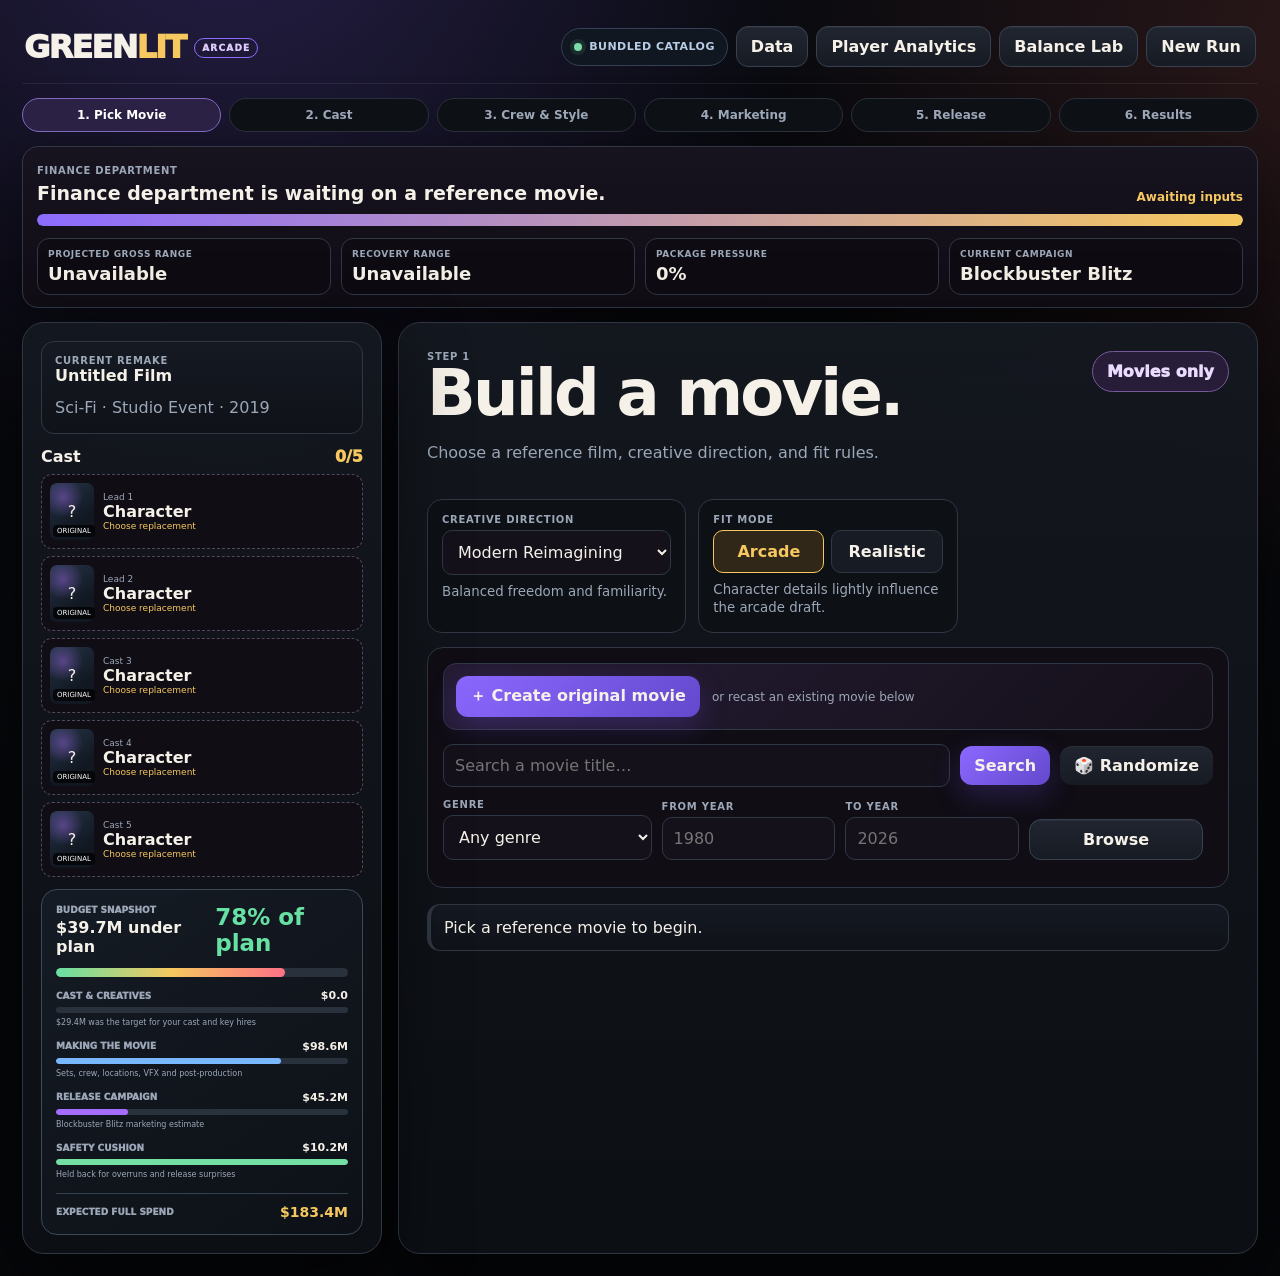
<file: index.html>
<!doctype html>
<html lang="en">
  <head>
    <meta charset="utf-8" />
    <meta name="viewport" content="width=device-width, initial-scale=1" />
    <meta name="theme-color" content="#0b0910" />
    <meta
      name="description"
      content="GREENLIT research-guided movie studio arcade game"
    />
    <title>GREENLIT Arcade V38</title>

    <!-- PWA: installable app metadata. Safe to load even where unsupported. -->
    <link rel="manifest" href="manifest.webmanifest" />
    <link rel="icon" href="icons/icon-192.png" sizes="192x192" type="image/png" />
    <link rel="apple-touch-icon" href="icons/apple-touch-icon.png" />
    <meta name="mobile-web-app-capable" content="yes" />
    <meta name="apple-mobile-web-app-capable" content="yes" />
    <meta name="apple-mobile-web-app-status-bar-style" content="black-translucent" />
    <meta name="apple-mobile-web-app-title" content="GREENLIT" />

    <!-- The project deliberately uses separate, editable CSS and JavaScript. -->
    <link rel="stylesheet" href="css/app.css?v=38.9" />
  </head>
  <body>
    <!-- The application renders into this single root element -->
    <div id="app"></div>

    <!-- Load order: data foundation, V38 services, then the application shell. -->
    <script src="js/v37/catalog.js?v=38.9"></script>
    <script src="js/v37/data-service.js?v=38.9"></script>
    <script src="js/v37/state-core.js?v=38.9"></script>
    <script src="js/v38/state-core.js?v=38.9"></script>
    <script src="js/v38/portrait-service.js?v=38.9"></script>
    <script src="js/v38/decision-ledger.js?v=38.9"></script>
    <script type="module" src="js/app.js?v=38.9"></script>
    <script>
      window.addEventListener("error", (event) => {
        console.error("Boot error:", event.error);
        document.body.innerHTML = '<div style="padding:20px;color:#f7f1ff;background:#09070d;text-align:center"><h1>Load Failed</h1><p>The app failed to load. Check the console for details.</p></div>';
      });
    </script>

    <!-- PWA: register the shell service worker. Fails silently over plain
         http:// or in browsers without support; the game runs unchanged. -->
    <script>
      if ("serviceWorker" in navigator) {
        window.addEventListener("load", () => {
          navigator.serviceWorker
            .register("service-worker.js")
            .catch(() => {
              // Non-fatal: most likely served over http:// during local dev,
              // or the browser doesn't support service workers.
            });
        });
      }
    </script>
  </body>
</html>
</file>
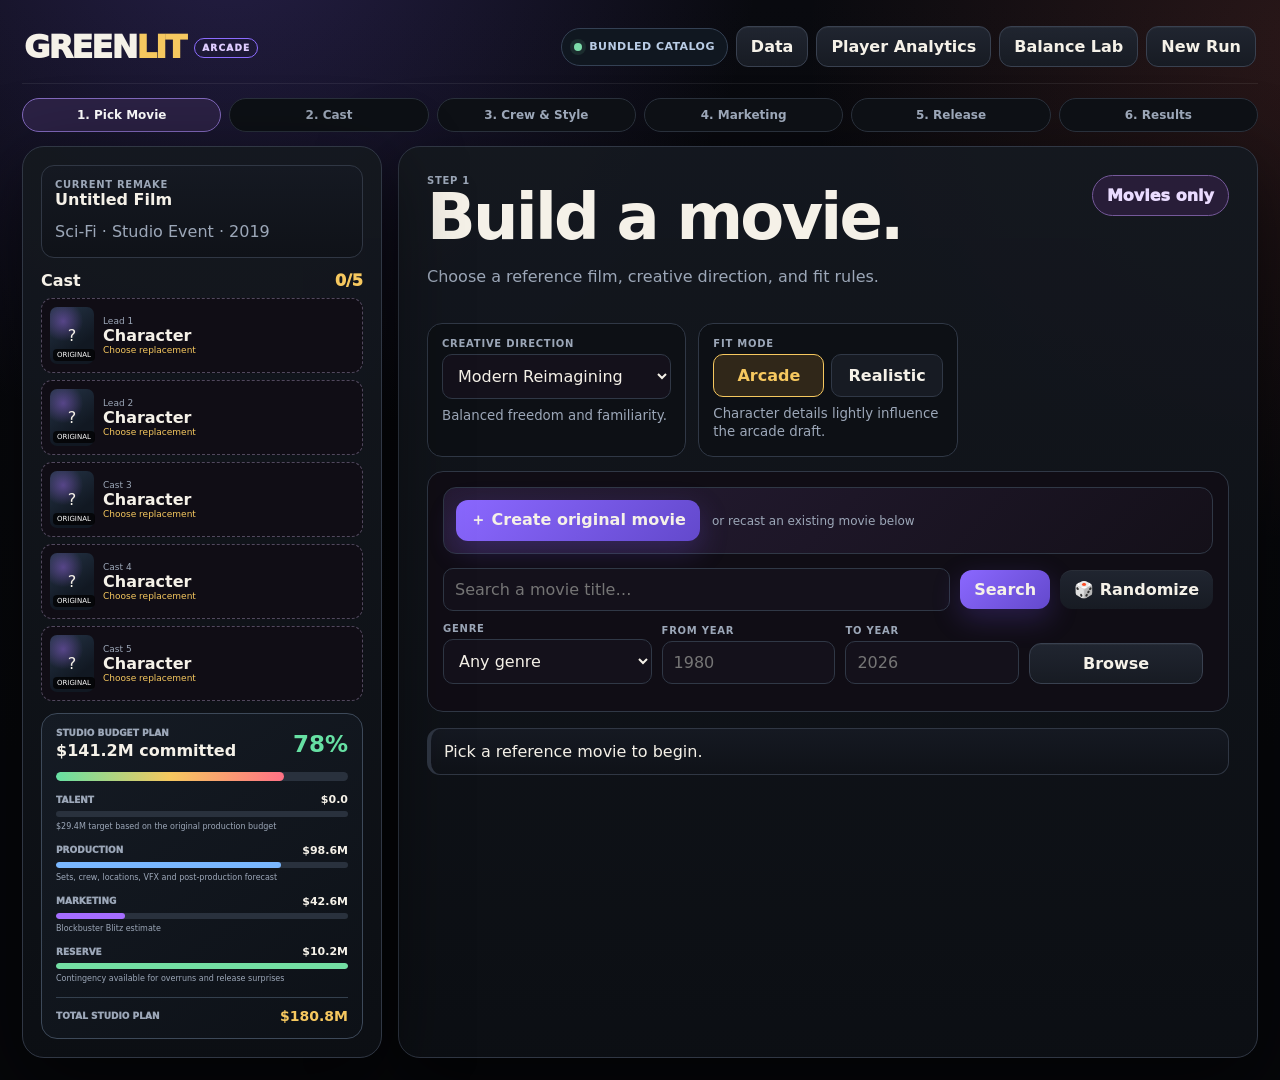
<file: project-root/index.html>
<!doctype html>
<html lang="en">
  <head>
    <meta charset="utf-8" />
    <meta name="viewport" content="width=device-width, initial-scale=1" />
    <meta name="theme-color" content="#0b0910" />
    <meta
      name="description"
      content="GREENLIT research-guided movie studio arcade game"
    />
    <title>GREENLIT Arcade V38</title>

    <!-- PWA: installable app metadata. Safe to load even where unsupported. -->
    <link rel="manifest" href="manifest.webmanifest" />
    <link rel="icon" href="icons/icon-192.png" sizes="192x192" type="image/png" />
    <link rel="apple-touch-icon" href="icons/apple-touch-icon.png" />
    <meta name="mobile-web-app-capable" content="yes" />
    <meta name="apple-mobile-web-app-capable" content="yes" />
    <meta name="apple-mobile-web-app-status-bar-style" content="black-translucent" />
    <meta name="apple-mobile-web-app-title" content="GREENLIT" />

    <!-- The project deliberately uses separate, editable CSS and JavaScript. -->
    <link rel="stylesheet" href="css/app.css?v=38.5" />
  </head>
  <body>
    <!-- The application renders into this single root element -->
    <div id="app"></div>

    <!-- Load order: data foundation, V38 services, then the application shell. -->
    <script src="js/v37/catalog.js?v=38.5"></script>
    <script src="js/v37/data-service.js?v=38.5"></script>
    <script src="js/v37/state-core.js?v=38.5"></script>
    <script src="js/v38/state-core.js?v=38.5"></script>
    <script src="js/v38/portrait-service.js?v=38.5"></script>
    <script src="js/v38/decision-ledger.js?v=38.5"></script>
    <script type="module" src="js/app.js?v=38.5"></script>

    <!-- PWA: register the shell service worker. Fails silently over plain
         http:// or in browsers without support; the game runs unchanged. -->
    <script>
      if ("serviceWorker" in navigator) {
        window.addEventListener("load", () => {
          navigator.serviceWorker
            .register("service-worker.js")
            .catch(() => {
              // Non-fatal: most likely served over http:// during local dev,
              // or the browser doesn't support service workers.
            });
        });
      }
    </script>
  </body>
</html>
</file>
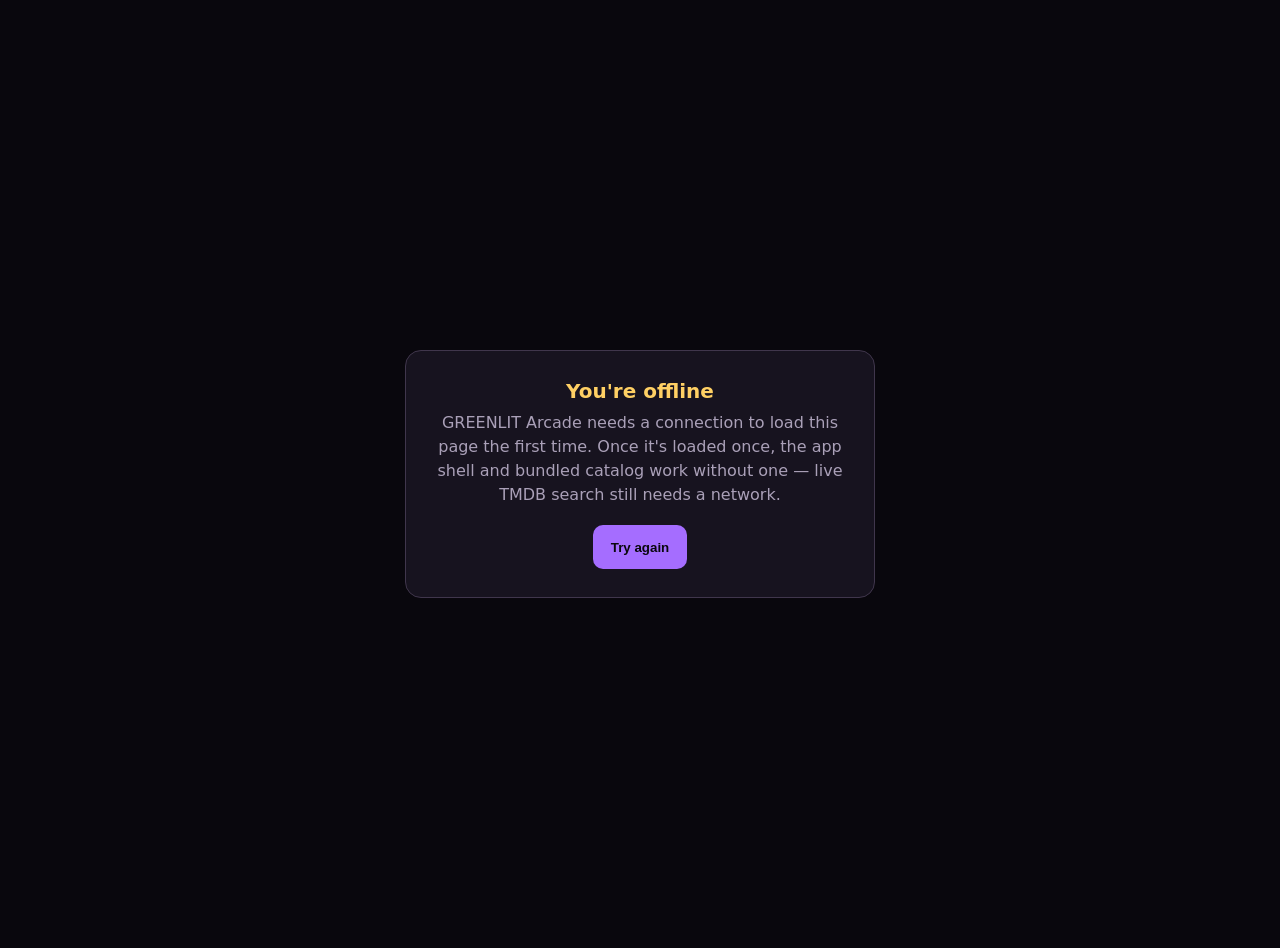
<file: offline.html>
<!doctype html>
<html lang="en">
  <head>
    <meta charset="utf-8" />
    <meta name="viewport" content="width=device-width, initial-scale=1" />
    <meta name="theme-color" content="#0b0910" />
    <title>GREENLIT Arcade — Offline</title>
    <style>
      body {
        margin: 0;
        min-height: 100vh;
        display: flex;
        align-items: center;
        justify-content: center;
        padding: 24px;
        padding-bottom: max(24px, env(safe-area-inset-bottom));
        background: #09070d;
        color: #f7f1ff;
        font-family: Inter, ui-sans-serif, system-ui, sans-serif;
        text-align: center;
      }
      .card {
        max-width: 420px;
        border: 1px solid #40364c;
        background: #17131f;
        border-radius: 16px;
        padding: 28px 24px;
      }
      h1 {
        font-size: 20px;
        margin: 0 0 8px;
        color: #ffd064;
      }
      p {
        margin: 0 0 18px;
        color: #aaa0b8;
        line-height: 1.5;
      }
      button {
        border: none;
        border-radius: 10px;
        padding: 10px 18px;
        background: #a56dff;
        color: #09070d;
        font-weight: 600;
        min-height: 44px;
        min-width: 44px;
        cursor: pointer;
      }
    </style>
  </head>
  <body>
    <div class="card">
      <h1>You're offline</h1>
      <p>
        GREENLIT Arcade needs a connection to load this page the first time.
        Once it's loaded once, the app shell and bundled catalog work without
        one — live TMDB search still needs a network.
      </p>
      <button onclick="location.reload()">Try again</button>
    </div>
  </body>
</html>
</file>
<file: css/app.css>
/*
 * GREENLIT Arcade V38.5
 *
 * Plain CSS with no preprocessor or build step. Colors and spacing tokens are
 * grouped in :root. Current feature sections follow the shared foundations;
 * CODE_MAP.md lists the active runtime and styling ownership.
 */

:root {
  --bg: #09070d;
  --panel: #17131f;
  --panel2: #211a2b;
  --panel3: #100d15;
  --line: #40364c;
  --text: #f7f1ff;
  --muted: #aaa0b8;
  --purple: #a56dff;
  --gold: #ffd064;
  --green: #73dfa3;
  --red: #ff7f91;
  --blue: #79b7ff;
  --shadow: 0 18px 60px #0008;
}

* {
  box-sizing: border-box;
}

body {
  margin: 0;
  min-height: 100vh;
  background:
    radial-gradient(circle at 10% -5%, #392358 0, transparent 32%),
    radial-gradient(circle at 100% 15%, #38212c 0, transparent 28%), var(--bg);
  color: var(--text);
  font-family:
    Inter,
    ui-sans-serif,
    system-ui,
    -apple-system,
    Segoe UI,
    Arial,
    sans-serif;
}

button,
input,
select {
  font: inherit;
}

button {
  cursor: pointer;
}

.shell {
  max-width: 1580px;
  margin: auto;
  padding: 18px;
}

.topbar {
  display: flex;
  justify-content: space-between;
  align-items: center;
  gap: 12px;
  margin-bottom: 14px;
}

.brand {
  font-size: 30px;
  font-weight: 1000;
  letter-spacing: -1.5px;
}

.brand em {
  font-style: normal;
  color: var(--gold);
}

.actions,
.row {
  display: flex;
  gap: 8px;
  align-items: center;
  flex-wrap: wrap;
}

.btn {
  border: 1px solid var(--line);
  background: var(--panel2);
  color: var(--text);
  padding: 10px 14px;
  border-radius: 12px;
  font-weight: 850;
}

.btn:hover {
  border-color: #806a97;
  transform: translateY(-1px);
}

.btn.primary {
  border: 0;
  background: linear-gradient(135deg, var(--purple), #7641cf);
}

.btn.warn {
  border: 0;
  background: linear-gradient(135deg, #ffad53, #de6055);
}

.btn.active {
  outline: 2px solid var(--gold);
}

.btn:disabled {
  opacity: 0.42;
  cursor: not-allowed;
  transform: none;
}

.progress {
  display: grid;
  grid-template-columns: repeat(6, 1fr);
  gap: 7px;
  margin-bottom: 14px;
}

.v38LiveForecastBar {
  margin-bottom: 14px;
  padding: 12px 14px;
  border: 1px solid var(--line);
  border-radius: 16px;
  background: linear-gradient(180deg, #17131f, #100d15);
  box-shadow: var(--shadow);
}

.v38LiveForecastBar.positive {
  border-color: #315a43;
}

.v38LiveForecastBar.warn {
  border-color: #7f6540;
}

.v38LiveForecastBar.accepted {
  border-color: #3f5f76;
}

.v38LiveForecastBar.negative {
  border-color: #6d3944;
}

.v38LiveForecastHead {
  display: flex;
  justify-content: space-between;
  gap: 12px;
  align-items: flex-end;
}

.v38LiveForecastHead b,
.v38LiveForecastHead strong {
  display: block;
}

.v38LiveForecastHead b {
  margin-top: 4px;
  font-size: 19px;
}

.v38LiveForecastHead strong {
  color: var(--gold);
  font-size: 12px;
}

.v38LiveForecastTrack {
  height: 12px;
  margin: 10px 0 12px;
  overflow: hidden;
  border-radius: 999px;
  background: #2c2435;
}

.v38LiveForecastTrack span {
  display: block;
  height: 100%;
  max-width: 100%;
  border-radius: inherit;
  background: linear-gradient(90deg, var(--purple), var(--gold));
}

.v38LiveForecastGrid {
  display: grid;
  grid-template-columns: repeat(4, minmax(0, 1fr));
  gap: 10px;
}

.v38LiveForecastGrid > div {
  padding: 10px;
  border: 1px solid var(--line);
  border-radius: 12px;
  background: #0e0c12;
}

.v38LiveForecastGrid span {
  display: block;
  color: var(--muted);
  font-size: 9px;
  font-weight: 900;
  letter-spacing: 0.55px;
  text-transform: uppercase;
}

.v38LiveForecastGrid b {
  display: block;
  margin-top: 4px;
  font-size: 18px;
}

.v38LiveForecastComment {
  margin-top: 10px;
  color: var(--muted);
  font-size: 12px;
  line-height: 1.5;
}

.v38LiveForecastActions {
  display: flex;
  gap: 8px;
  align-items: center;
  flex-wrap: wrap;
  margin-top: 12px;
}

.v38FinanceAccepted {
  color: #b8d9ff;
  font-size: 12px;
  font-weight: 800;
}

.step {
  padding: 9px;
  background: #141119;
  border: 1px solid var(--line);
  border-radius: 10px;
  color: var(--muted);
  font-size: 12px;
  font-weight: 850;
  text-align: center;
}

.step.active {
  background: #271c38;
  color: #fff;
  border-color: #76559d;
}

.step.done {
  color: var(--green);
}

.layout {
  display: grid;
  grid-template-columns: 360px minmax(0, 1fr);
  gap: 16px;
}

.sidebar,
.main {
  background: #17131ff2;
  border: 1px solid var(--line);
  border-radius: 18px;
  box-shadow: var(--shadow);
}

.sidebar {
  padding: 16px;
  height: max-content;
  position: sticky;
  top: 12px;
}

.main {
  padding: 22px;
  min-height: 760px;
}

h1,
h2,
h3 {
  margin: 0 0 11px;
}

h1 {
  font-size: 36px;
  letter-spacing: -1.35px;
}

h2 {
  font-size: 23px;
}

h3 {
  font-size: 16px;
}

.sub {
  color: var(--muted);
  line-height: 1.5;
}

.mini {
  font-size: 10px;
  color: var(--muted);
  text-transform: uppercase;
  letter-spacing: 0.7px;
  font-weight: 850;
}

.card,
.callout {
  background: var(--panel3);
  border: 1px solid var(--line);
  border-radius: 13px;
  padding: 13px;
  margin-bottom: 10px;
}

.callout {
  border-left: 4px solid var(--purple);
}

.callout.good {
  border-left-color: var(--green);
}

.callout.bad {
  border-left-color: var(--red);
}

.metric {
  font-size: 25px;
  font-weight: 1000;
  color: var(--gold);
}

.formgrid {
  display: grid;
  grid-template-columns: repeat(2, minmax(0, 1fr));
  gap: 13px;
  margin: 16px 0;
}

label {
  display: block;
  font-size: 10px;
  text-transform: uppercase;
  letter-spacing: 0.75px;
  color: var(--muted);
  font-weight: 900;
  margin-bottom: 5px;
}

input,
select {
  width: 100%;
  background: #0d0b12;
  color: white;
  border: 1px solid var(--line);
  border-radius: 10px;
  padding: 11px;
}

.searchResults,
.stack {
  display: grid;
  gap: 8px;
}

.searchResults {
  margin-top: 8px;
  max-height: 380px;
  overflow: auto;
}

.searchItem {
  display: grid;
  grid-template-columns: 54px 1fr auto;
  gap: 10px;
  align-items: center;
  padding: 8px;
  background: var(--panel3);
  border: 1px solid var(--line);
  border-radius: 11px;
  color: inherit;
  text-align: left;
}

.searchItem img {
  width: 54px;
  height: 78px;
  object-fit: cover;
  border-radius: 6px;
  background: #292231;
}

.sourceHero {
  display: grid;
  grid-template-columns: 105px 1fr auto;
  gap: 14px;
  align-items: center;
  background: var(--panel3);
  border: 1px solid var(--line);
  padding: 12px;
  border-radius: 14px;
  margin-bottom: 14px;
}

.sourceHero img {
  width: 105px;
  height: 155px;
  object-fit: cover;
  border-radius: 10px;
  background: #2a2234;
}

.roleTitle {
  font-size: 13px;
  color: var(--gold);
  font-weight: 950;
}

.roster {
  display: grid;
  gap: 7px;
  max-height: 610px;
  overflow: auto;
}

.slot {
  padding: 10px;
  border: 1px dashed #51485d;
  border-radius: 10px;
  cursor: pointer;
}

.slot:hover {
  border-color: #8b70ab;
}

.slot.filled {
  border-style: solid;
  background: #201a29;
}

.slotTop {
  display: flex;
  justify-content: space-between;
  gap: 8px;
}

.playing {
  font-size: 10px;
  color: var(--gold);
  font-weight: 900;
  margin-top: 3px;
}

.chipRow {
  display: flex;
  gap: 6px;
  flex-wrap: wrap;
}

.chip {
  padding: 5px 8px;
  border-radius: 999px;
  background: #30233f;
  color: #eadcff;
  font-size: 10px;
  font-weight: 900;
  border: 1px solid transparent;
}

.chip.good {
  background: #173629;
  color: #aaf0c8;
}

.chip.bad {
  background: #3a1a23;
  color: #ffc0c9;
}

.chip.warn {
  background: #41341b;
  color: #ffe199;
}

.chip.active {
  border-color: var(--gold);
}

.sourceTabs {
  display: flex;
  gap: 8px;
  flex-wrap: wrap;
  margin: 10px 0 14px;
}

.sourceTab {
  display: grid;
  grid-template-columns: 38px 1fr;
  gap: 7px;
  align-items: center;
  padding: 7px 9px;
  border: 1px solid var(--line);
  border-radius: 10px;
  background: #17131f;
  color: inherit;
  text-align: left;
}

.sourceTab.active {
  border-color: var(--gold);
}

.sourceTab img {
  width: 38px;
  height: 55px;
  object-fit: cover;
  border-radius: 5px;
}

.cards {
  display: grid;
  grid-template-columns: repeat(auto-fill, minmax(290px, 1fr));
  gap: 12px;
}

.person {
  background: linear-gradient(180deg, #272132, #17131e);
  border: 1px solid var(--line);
  border-radius: 16px;
  overflow: hidden;
  transition: 0.17s;
}

.person:hover {
  transform: translateY(-3px);
  border-color: #786490;
}

.person.locked {
  opacity: 0.48;
  filter: saturate(0.55);
}

.person.selected {
  box-shadow: 0 0 0 2px var(--purple);
}

.person img {
  width: 100%;
  height: 205px;
  object-fit: cover;
  background: #2a2234;
}

.fallback {
  height: 205px;
  display: grid;
  place-items: center;
  background: linear-gradient(135deg, #563d83, #a46cff);
  font-size: 48px;
  font-weight: 1000;
}

.personBody {
  padding: 13px;
}

.personHead {
  display: flex;
  justify-content: space-between;
  gap: 10px;
}

.name {
  font-weight: 1000;
}

.tier {
  min-width: 46px;
  height: 42px;
  border-radius: 11px;
  display: grid;
  place-items: center;
  font-size: 18px;
  font-weight: 1000;
}

.S {
  background: linear-gradient(135deg, #ffe48b, #f5b940);
  color: #241900;
}

.A {
  background: linear-gradient(135deg, #9ff0c3, #5fd296);
  color: #082215;
}

.B {
  background: linear-gradient(135deg, #a6cfff, #73a9ef);
  color: #0c2038;
}

.C {
  background: linear-gradient(135deg, #d6c0ef, #a98bd0);
  color: #251736;
}

.D {
  background: linear-gradient(135deg, #f0a9b3, #dd7181);
  color: #321019;
}

.stats {
  display: grid;
  grid-template-columns: 1fr 1fr;
  gap: 6px;
  margin: 10px 0;
}

.stat {
  padding: 7px;
  background: #0f0d14;
  border-radius: 8px;
  font-size: 11px;
}

.stat b {
  float: right;
}

.fitBox,
.auditionBox,
.ageBox {
  margin-top: 8px;
  padding: 9px;
  border-radius: 9px;
  background: #100d15;
  border: 1px solid var(--line);
  font-size: 11px;
}

.fitBox {
  display: flex;
  justify-content: space-between;
}

.fitHigh {
  color: var(--green);
}

.fitMid {
  color: var(--gold);
}

.fitLow {
  color: var(--red);
}

.compareBar {
  display: grid;
  grid-template-columns: repeat(3, 1fr);
  gap: 8px;
  margin: 10px 0;
}

.shortlist {
  border: 1px solid var(--line);
  background: #15111d;
  border-radius: 11px;
  padding: 10px;
}

.dashboard {
  display: grid;
  grid-template-columns: repeat(5, 1fr);
  gap: 9px;
  margin: 14px 0;
}

.dash {
  background: var(--panel3);
  border: 1px solid var(--line);
  border-radius: 12px;
  padding: 12px;
}

.dash b {
  display: block;
  font-size: 21px;
}

.meter {
  height: 7px;
  background: #2a2331;
  border-radius: 99px;
  overflow: hidden;
  margin-top: 7px;
}

.meter span {
  display: block;
  height: 100%;
  background: linear-gradient(90deg, var(--purple), var(--gold));
}

.choices {
  display: grid;
  grid-template-columns: repeat(2, 1fr);
  gap: 11px;
  margin: 14px 0;
}

.choice {
  background: var(--panel3);
  border: 1px solid var(--line);
  border-radius: 13px;
  padding: 12px;
}

.choice.selected {
  border-color: var(--gold);
  box-shadow: 0 0 0 1px var(--gold);
}

.timeline {
  display: grid;
  gap: 8px;
  margin: 15px 0;
}

.timelineItem {
  display: grid;
  grid-template-columns: 18px 1fr auto;
  gap: 10px;
  align-items: center;
  padding: 10px;
  border: 1px solid var(--line);
  background: var(--panel3);
  border-radius: 10px;
}

.dot {
  width: 12px;
  height: 12px;
  border-radius: 50%;
  background: #4a4056;
}

.timelineItem.active .dot {
  background: var(--gold);
}

.timelineItem.done .dot {
  background: var(--green);
}

.kpis,
.tabs,
.resultsGrid,
.impactGrid,
.awardsGrid {
  display: grid;
  gap: 10px;
}

.kpis {
  grid-template-columns: repeat(4, 1fr);
}

.kpi,
.resultCard {
  background: var(--panel3);
  border: 1px solid var(--line);
  border-radius: 12px;
  padding: 13px;
}

.kpi b {
  display: block;
  font-size: 22px;
}

.tabs {
  grid-template-columns: repeat(3, 1fr);
  margin-bottom: 15px;
}

.tab {
  padding: 11px;
  border: 1px solid var(--line);
  background: #15111d;
  color: var(--text);
  border-radius: 10px;
  font-weight: 900;
}

.tab.active {
  border-color: var(--gold);
  background: #281e35;
}

.resultsGrid {
  grid-template-columns: repeat(3, 1fr);
}

.impactGrid {
  grid-template-columns: repeat(2, 1fr);
}

.impactPerson {
  background: var(--panel3);
  border: 1px solid var(--line);
  border-radius: 13px;
  padding: 13px;
}

.leaderboard {
  display: grid;
  gap: 7px;
}

.leader {
  display: grid;
  grid-template-columns: 48px 1fr auto;
  gap: 10px;
  align-items: center;
  padding: 8px;
  background: var(--panel3);
  border: 1px solid var(--line);
  border-radius: 9px;
}

.leader.player {
  border-color: var(--gold);
}

.awardsGrid {
  grid-template-columns: repeat(4, 1fr);
}

.awardStat {
  background: var(--panel3);
  border: 1px solid var(--line);
  border-radius: 12px;
  padding: 13px;
}

.awardStat b {
  display: block;
  font-size: 24px;
  color: var(--gold);
}

.balanceTable {
  width: 100%;
  border-collapse: collapse;
}

.balanceTable th,
.balanceTable td {
  padding: 8px;
  border-bottom: 1px solid var(--line);
  text-align: right;
}

.balanceTable th:first-child,
.balanceTable td:first-child {
  text-align: left;
}

.modalBack {
  position: fixed;
  inset: 0;
  background: #050408d8;
  display: grid;
  place-items: center;
  padding: 18px;
  z-index: 50;
}

.modal {
  width: min(760px, 100%);
  max-height: 90vh;
  overflow: auto;
  background: #191521;
  border: 1px solid #51455f;
  border-radius: 19px;
  padding: 20px;
}

@media (max-width: 1050px) {
  .layout {
    grid-template-columns: 1fr;
  }

  .sidebar {
    position: static;
  }

  .dashboard {
    grid-template-columns: repeat(2, 1fr);
  }
}

@media (max-width: 720px) {
  .progress,
  .formgrid,
  .choices,
  .kpis,
  .resultsGrid,
  .impactGrid,
  .awardsGrid,
  .tabs {
    grid-template-columns: 1fr;
  }

  .topbar {
    align-items: flex-start;
    flex-direction: column;
  }

  .sourceHero {
    grid-template-columns: 80px 1fr;
  }

  .sourceHero img {
    width: 80px;
    height: 120px;
  }

  .sourceHero .btn {
    grid-column: 1/-1;
  }
}

/* Shared comparison cards and modal controls. */
.comparisonGrid {
  display: grid;
  grid-template-columns: 1fr 1fr;
  gap: 12px;
  margin: 12px 0 18px;
}

.comparisonCard {
  background: var(--panel3);
  border: 1px solid var(--line);
  border-radius: 13px;
  padding: 14px;
}

.compareLine {
  display: flex;
  justify-content: space-between;
  gap: 12px;
  padding: 8px 0;
  border-bottom: 1px solid var(--line);
}

.compareLine:last-child {
  border-bottom: 0;
}

.positive {
  color: var(--green);
}

.negative {
  color: var(--red);
}

.balanceHead {
  display: flex;
  justify-content: space-between;
  gap: 16px;
  align-items: flex-start;
  margin-bottom: 12px;
}

.balanceClose {
  width: 40px;
  height: 40px;
  border-radius: 11px;
  border: 1px solid var(--line);
  background: var(--panel2);
  color: var(--text);
  font-size: 25px;
}

@media (max-width: 850px) {
  .comparisonGrid {
    grid-template-columns: 1fr;
  }
}

/* --------------------------------------------------------------------------
   SHARED RESULTS AND ECONOMICS
   -------------------------------------------------------------------------- */
.outcomeRow {
  display: flex;
  align-items: center;
  justify-content: space-between;
  gap: 12px;
  margin-bottom: 7px;
}

.outcomeBadge {
  display: inline-flex;
  align-items: center;
  border-radius: 999px;
  border: 1px solid var(--line);
  background: var(--panel2);
  padding: 7px 10px;
  font-size: 11px;
  font-weight: 950;
}

.economicsGrid {
  display: grid;
  grid-template-columns: repeat(3, 1fr);
  gap: 10px;
}

.smallMetric {
  font-size: 18px;
  line-height: 1.2;
}

/* --------------------------------------------------------------------------
   SHARED MODAL AND RESPONSIVE RESULTS
   -------------------------------------------------------------------------- */
.balanceModal {
  width: min(1280px, 96vw);
}

@media (max-width: 720px) {
  .economicsGrid {
    grid-template-columns: 1fr 1fr;
  }

  .outcomeRow {
    align-items: flex-start;
    flex-direction: column;
  }
}

/* ========================================================================== 
   FINAL UI UPDATE — auditions, shortlist comparison, marketing and release
   ========================================================================== */

.statDelta {
  display: inline-block;
  margin-left: 5px;
  font-size: 9px;
  font-weight: 950;
}

.positive,
.statDelta.positive,
.auditionTierChange.positive {
  color: var(--green);
}

.negative,
.statDelta.negative,
.auditionTierChange.negative {
  color: var(--red);
}

.auditionTierChange {
  margin-top: 8px;
  padding: 8px 9px;
  border: 1px solid var(--line);
  border-radius: 9px;
  background: #100d15;
  font-size: 11px;
  font-weight: 950;
}

.person.auditionPromoted {
  opacity: 1;
  filter: none;
  border-color: var(--green);
}

.availabilityToggle {
  display: inline-flex;
  align-items: center;
  gap: 8px;
  margin: 10px 0 14px;
  padding: 8px 11px;
  border: 1px solid var(--line);
  border-radius: 999px;
  background: var(--panel3);
  color: var(--text);
  font-size: 12px;
  font-weight: 850;
}

.availabilityToggle input {
  accent-color: var(--purple);
}

.shortlist {
  color: var(--text);
  text-align: left;
  cursor: pointer;
}

.shortlist.active {
  border-color: var(--purple);
  box-shadow: 0 0 0 1px var(--purple);
}

.shortlistFocusPanel {
  margin: 16px 0 20px;
  padding: 16px;
  border: 1px solid var(--line);
  border-radius: 16px;
  background: var(--panel2);
}

.shortlistFocusHeader {
  display: flex;
  justify-content: space-between;
  align-items: flex-end;
  gap: 14px;
  margin-bottom: 13px;
}

.shortlistCompareControls {
  display: flex;
  gap: 8px;
  align-items: center;
}

.shortlistCompareControls select {
  min-width: 240px;
}

.shortlistComparisonGrid {
  display: grid;
  grid-template-columns: repeat(2, minmax(0, 1fr));
  gap: 14px;
}

.shortlistComparisonGrid .person img,
.shortlistComparisonGrid .fallback {
  height: 270px;
}

.compareEmpty {
  display: grid;
  place-items: center;
  min-height: 440px;
  padding: 30px;
  border: 1px dashed var(--line);
  border-radius: 16px;
  color: var(--muted);
  text-align: center;
}

.choice {
  color: var(--text);
  text-align: left;
  cursor: pointer;
}

.choice h3,
.choice p {
  color: var(--text);
}

.choice .sub,
.choice p {
  color: var(--muted);
}

.campaignChoices {
  align-items: stretch;
}

.campaignChoice {
  display: flex;
  flex-direction: column;
  gap: 10px;
  min-height: 250px;
  background: linear-gradient(180deg, #251e30, #17131e);
}

.campaignChoice:hover {
  border-color: #806a97;
  transform: translateY(-2px);
}

.campaignChoice.selected {
  background: linear-gradient(180deg, #332143, #1c1625);
}

.campaignChoiceHead,
.campaignFooter {
  display: flex;
  justify-content: space-between;
  gap: 10px;
  align-items: flex-start;
}

.selectedCampaign {
  padding: 5px 8px;
  border-radius: 999px;
  background: var(--gold);
  color: #241900;
  font-size: 10px;
  font-weight: 950;
}

.campaignMetrics {
  display: grid;
  grid-template-columns: repeat(3, minmax(0, 1fr));
  gap: 7px;
  margin-top: auto;
}

.campaignMetrics span {
  padding: 8px;
  border-radius: 8px;
  background: #0d0a12;
  border: 1px solid #2c2435;
}

.campaignMetrics small {
  display: block;
  color: var(--muted);
  font-size: 9px;
}

.campaignMetrics b {
  display: block;
  margin-top: 3px;
  color: var(--text);
  font-size: 14px;
}

.campaignFooter {
  padding-top: 9px;
  border-top: 1px solid var(--line);
  color: var(--muted);
  font-size: 10px;
}

.releaseRaceHeader {
  display: flex;
  justify-content: space-between;
  gap: 18px;
  align-items: flex-end;
  margin-bottom: 12px;
}

.releaseDateLine {
  display: flex;
  gap: 10px;
  align-items: center;
  color: var(--muted);
}

.releaseDateLine b {
  color: var(--gold);
}

.animatedGross {
  text-align: right;
}

.animatedGross span {
  display: block;
  color: var(--muted);
  font-size: 11px;
}

.animatedGross b {
  display: block;
  font-size: clamp(30px, 5vw, 48px);
  color: var(--gold);
  font-variant-numeric: tabular-nums;
}

.releaseMonths {
  display: grid;
  grid-template-columns: repeat(12, minmax(0, 1fr));
  gap: 4px;
  margin-bottom: 13px;
}

.releaseMonth {
  padding: 6px 2px;
  border-radius: 7px;
  background: var(--panel3);
  color: var(--muted);
  text-align: center;
  font-size: 9px;
  font-weight: 900;
  transition: 0.2s;
}

.releaseMonth.active {
  background: var(--purple);
  color: #fff;
  transform: translateY(-2px);
}

.animatedKpis b {
  font-variant-numeric: tabular-nums;
}

.campaignKpi {
  font-size: 15px !important;
}

.raceChart {
  display: grid;
  gap: 8px;
  min-height: 530px;
  margin: 15px 0 10px;
}

.raceRow {
  display: grid;
  grid-template-columns: 28px minmax(130px, 210px) minmax(160px, 1fr) 100px;
  gap: 9px;
  align-items: center;
  padding: 9px;
  border: 1px solid transparent;
  border-radius: 10px;
  background: var(--panel3);
  transition:
    transform 0.35s ease,
    opacity 0.25s ease,
    border-color 0.25s ease;
}

.raceRow.player {
  border-color: var(--purple);
  background: #281b38;
  box-shadow: 0 0 0 1px rgba(164, 108, 255, 0.25);
}

.raceRow.notReleased {
  opacity: 0.48;
}

.raceRank {
  color: var(--muted);
  font-weight: 950;
  text-align: center;
}

.raceTitle {
  overflow: hidden;
  white-space: nowrap;
  text-overflow: ellipsis;
  font-weight: 850;
}

.raceTitle small {
  display: block;
  color: var(--muted);
  font-size: 8px;
  text-transform: uppercase;
}

.raceTrack {
  height: 15px;
  overflow: hidden;
  border-radius: 999px;
  background: #2c2435;
}

.raceTrack span {
  display: block;
  height: 100%;
  border-radius: inherit;
  background: linear-gradient(90deg, var(--purple), var(--gold));
  transition: width 0.42s linear;
}

.raceRow b {
  text-align: right;
  font-variant-numeric: tabular-nums;
}

.releaseDataNote {
  color: var(--muted);
  font-size: 10px;
  line-height: 1.45;
}

.releaseControls {
  display: flex;
  justify-content: flex-end;
  margin: 12px 0;
}

#releaseConclusion[hidden] {
  display: none;
}

@media (max-width: 850px) {
  .shortlistComparisonGrid {
    grid-template-columns: 1fr;
  }

  .shortlistFocusHeader,
  .shortlistCompareControls,
  .releaseRaceHeader {
    align-items: stretch;
    flex-direction: column;
  }

  .shortlistCompareControls select {
    min-width: 0;
    width: 100%;
  }

  .campaignMetrics {
    grid-template-columns: repeat(2, minmax(0, 1fr));
  }

  .releaseMonths {
    grid-template-columns: repeat(6, 1fr);
  }

  .raceRow {
    grid-template-columns: 25px minmax(100px, 1fr) 85px;
  }

  .raceTrack {
    grid-column: 2 / 4;
  }
}

/* ==========================================================================
   RESTORED CAMEOS
   ========================================================================== */

.cameoBtn {
  width: 100%;
  margin-top: 8px;
  padding: 10px 12px;
  border: 1px solid #75539c;
  border-radius: 10px;
  background: #261b32;
  color: var(--text);
  font-weight: 900;
  cursor: pointer;
}

.cameoBtn:hover:not(:disabled) {
  border-color: var(--purple);
  background: #322043;
}

.cameoBtn.active {
  border-color: var(--gold);
  background: #302719;
  color: var(--gold);
}

.cameoBtn:disabled {
  opacity: 0.42;
  cursor: not-allowed;
}

.cameoModal {
  width: min(720px, 94vw);
}

.cameoModalHead {
  display: flex;
  justify-content: space-between;
  gap: 16px;
  align-items: flex-start;
}

.cameoOptions {
  display: grid;
  gap: 9px;
  margin: 15px 0;
}

.cameoOption {
  padding: 12px;
  border: 1px solid var(--line);
  border-radius: 11px;
  background: var(--panel3);
  color: var(--text);
  text-align: left;
  cursor: pointer;
}

.cameoOption:hover {
  border-color: var(--purple);
}

.cameoOption.selected {
  border-color: var(--gold);
  background: #302719;
}

.cameoOption b,
.cameoOption span {
  display: block;
}

.cameoOption span {
  margin-top: 3px;
  color: var(--muted);
  font-size: 11px;
}

.cameoChip {
  border-color: var(--gold);
  color: var(--gold);
}

/* ==========================================================================
   PLAYER ANALYTICS AND CAREERS
   ========================================================================== */

.playerAnalyticsModal {
  width: min(1280px, 96vw);
  max-height: 94vh;
  overflow: auto;
}

.playerAnalyticsHead {
  position: sticky;
  top: -20px;
  z-index: 8;
  padding: 18px 0 12px;
  background: var(--panel);
  border-bottom: 1px solid var(--line);
}

.careerToolbar {
  display: flex;
  flex-wrap: wrap;
  gap: 9px;
  align-items: flex-end;
  margin: 15px 0;
  padding: 13px;
  border: 1px solid var(--line);
  border-radius: 14px;
  background: var(--panel2);
}

.careerSelectWrap {
  flex: 1 1 300px;
}

.careerActiveNote {
  flex: 1 1 100%;
  color: var(--muted);
  font-size: 11px;
}

.playerAnalyticsTabs {
  position: sticky;
  top: 115px;
  z-index: 6;
  padding: 8px 0;
  background: var(--panel);
}

.careerKpis {
  display: grid;
  grid-template-columns: repeat(4, minmax(0, 1fr));
  gap: 10px;
  margin: 15px 0 22px;
}

.careerKpi,
.careerGradeCard {
  min-height: 104px;
  padding: 13px;
  border: 1px solid var(--line);
  border-radius: 13px;
  background: var(--panel3);
}

.careerKpi b {
  display: block;
  margin-top: 8px;
  color: var(--gold);
  font-size: 23px;
}

.careerGradeCard {
  display: flex;
  justify-content: space-between;
  align-items: center;
}

.careerGrade {
  width: 58px;
  height: 58px;
  display: grid;
  place-items: center;
  border-radius: 15px;
  font-size: 27px;
  font-weight: 1000;
}

.careerChartGrid {
  display: grid;
  grid-template-columns: repeat(2, minmax(0, 1fr));
  gap: 13px;
  margin: 16px 0 24px;
}

.careerChartCard {
  padding: 13px;
  overflow: hidden;
  border: 1px solid var(--line);
  border-radius: 14px;
  background: var(--panel2);
}

.careerChartCard canvas {
  width: 100%;
  height: 270px;
  display: block;
}

.careerRecords {
  display: grid;
  grid-template-columns: repeat(4, minmax(0, 1fr));
  gap: 10px;
  margin: 12px 0 22px;
}

.careerRecord {
  min-height: 105px;
  padding: 13px;
  border: 1px solid var(--line);
  border-radius: 12px;
  background: var(--panel3);
}

.careerRecord b {
  display: block;
  margin: 7px 0 4px;
  font-size: 17px;
}

.careerHistory {
  display: grid;
  gap: 8px;
  margin-top: 13px;
}

.careerRunRow {
  display: grid;
  grid-template-columns: 44px minmax(220px, 1fr) 150px 110px 110px 70px;
  gap: 10px;
  align-items: center;
  padding: 11px;
  border: 1px solid var(--line);
  border-radius: 11px;
  background: var(--panel3);
}

.careerRunIndex {
  color: var(--muted);
  font-weight: 950;
}

.careerOutcome {
  color: var(--gold);
  font-size: 11px;
  font-weight: 900;
}

.careerStrategyGrid {
  display: grid;
  grid-template-columns: repeat(2, minmax(0, 1fr));
  gap: 13px;
  margin-top: 14px;
}

.careerStrategyCard {
  padding: 13px;
  border: 1px solid var(--line);
  border-radius: 14px;
  background: var(--panel2);
}

.careerStrategyRow {
  display: grid;
  grid-template-columns: minmax(120px, 1.3fr) repeat(3, minmax(95px, 1fr));
  gap: 8px;
  align-items: center;
  padding: 9px 0;
  border-bottom: 1px solid var(--line);
  font-size: 11px;
}

.careerStrategyRow:last-child {
  border-bottom: 0;
}

.careerStrategyRow small,
.careerStrategyRow span {
  display: block;
  color: var(--muted);
}

.careerTalentGrid {
  display: grid;
  grid-template-columns: repeat(3, minmax(0, 1fr));
  gap: 10px;
}

.careerTalent {
  display: grid;
  gap: 5px;
  padding: 12px;
  border: 1px solid var(--line);
  border-radius: 11px;
  background: var(--panel3);
}

.careerTalent span {
  color: var(--muted);
  font-size: 11px;
}

.careerReport {
  padding: 16px;
  border: 1px solid var(--line);
  border-radius: 15px;
  background: var(--panel2);
}

.careerReportHero {
  display: flex;
  justify-content: space-between;
  align-items: flex-start;
  gap: 16px;
}

.careerReportNarrative {
  max-width: 900px;
  margin: 18px 0;
  color: var(--muted);
  font-size: 15px;
  line-height: 1.65;
}

.careerEmpty {
  min-height: 390px;
  display: grid;
  place-items: center;
  align-content: center;
  gap: 9px;
  padding: 30px;
  border: 1px dashed var(--line);
  border-radius: 15px;
  text-align: center;
}

@media (max-width: 920px) {
  .careerKpis,
  .careerRecords {
    grid-template-columns: repeat(2, minmax(0, 1fr));
  }

  .careerChartGrid,
  .careerStrategyGrid {
    grid-template-columns: 1fr;
  }

  .careerTalentGrid {
    grid-template-columns: repeat(2, minmax(0, 1fr));
  }

  .careerRunRow {
    grid-template-columns: 38px minmax(170px, 1fr) 100px 90px;
  }

  .careerRunRow > :nth-child(5),
  .careerRunRow > :nth-child(6) {
    display: none;
  }
}

@media (max-width: 600px) {
  .careerKpis,
  .careerRecords,
  .careerTalentGrid {
    grid-template-columns: 1fr;
  }

  .careerRunRow {
    grid-template-columns: 30px minmax(130px, 1fr) 85px;
  }

  .careerRunRow > :nth-child(4),
  .careerRunRow > :nth-child(5),
  .careerRunRow > :nth-child(6) {
    display: none;
  }
}

/* ==========================================================================
   EXPLAINED RESULTS AND COMPACT SIDEBAR STATUS PILLS
   ========================================================================== */

.slotTop {
  align-items: flex-start;
}

.slotIdentity {
  min-width: 0;
  flex: 1 1 auto;
}

.sidebarStatusChips {
  flex: 0 0 auto;
  display: flex;
  flex-direction: column;
  align-items: flex-end;
  gap: 4px;
}

.sidebarStatusChip {
  min-height: 21px;
  height: 21px;
  display: inline-flex;
  align-items: center;
  justify-content: center;
  align-self: flex-end;
  padding: 0 7px;
  line-height: 1;
  white-space: nowrap;
  font-size: 8px;
}

.whyHero {
  display: flex;
  justify-content: space-between;
  gap: 20px;
  align-items: center;
  margin-bottom: 14px;
  padding: 18px;
  border: 1px solid var(--line);
  border-left-width: 5px;
  border-radius: 15px;
  background: linear-gradient(135deg, #201827, #120f18);
}

.whyHero.profit {
  border-left-color: var(--green);
}

.whyHero.loss {
  border-left-color: var(--red);
}

.whyHero h2 {
  margin: 3px 0 8px;
}

.whyHero p {
  max-width: 820px;
  margin: 0;
  color: var(--muted);
  line-height: 1.55;
}

.whyProfitNumber {
  flex: 0 0 auto;
  font-size: clamp(28px, 4vw, 44px);
  font-weight: 1000;
  font-variant-numeric: tabular-nums;
}

.whyEconomicsGrid,
.whyHelpHurt {
  display: grid;
  grid-template-columns: repeat(2, minmax(0, 1fr));
  gap: 13px;
  margin-bottom: 13px;
}

.whyPanel {
  margin-bottom: 13px;
  padding: 15px;
  border: 1px solid var(--line);
  border-radius: 14px;
  background: var(--panel2);
}

.whyPanel > h3:first-child {
  margin-top: 0;
}

.moneyWaterfall {
  display: grid;
}

.moneyWaterfallRow {
  display: flex;
  justify-content: space-between;
  gap: 15px;
  padding: 9px 0;
  border-bottom: 1px solid rgba(80, 69, 91, 0.55);
  color: var(--muted);
}

.moneyWaterfallRow b {
  color: var(--text);
  font-variant-numeric: tabular-nums;
}

.moneyWaterfallRow.expense b {
  color: var(--red);
}

.moneyWaterfallRow.income b,
.moneyWaterfallRow.subtotal b {
  color: var(--green);
}

.moneyWaterfallRow.total {
  padding: 11px 9px;
  border-radius: 8px;
  background: #18121f;
  color: var(--text);
  font-weight: 900;
}

.moneyWaterfallRow.final {
  margin-top: 8px;
  padding: 12px 9px;
  border: 1px solid var(--line);
  border-radius: 9px;
  background: #0e0b12;
  color: var(--text);
  font-size: 15px;
  font-weight: 950;
}

.moneyWaterfallRow.final b {
  color: inherit;
}

.moneyWaterfallDivider {
  height: 9px;
}

.breakEvenNumbers {
  display: grid;
  gap: 8px;
}

.breakEvenNumbers > div,
.economicsTerms > div,
.awardExplanationGrid > div {
  display: flex;
  justify-content: space-between;
  gap: 12px;
  padding: 9px;
  border: 1px solid var(--line);
  border-radius: 9px;
  background: var(--panel3);
}

.breakEvenNumbers span,
.economicsTerms span,
.awardExplanationGrid span {
  color: var(--muted);
  font-size: 11px;
}

.breakEvenTrack {
  height: 18px;
  margin: 14px 0 8px;
  overflow: hidden;
  border-radius: 999px;
  background: #2c2435;
}

.breakEvenTrack span {
  display: block;
  height: 100%;
  border-radius: inherit;
  background: linear-gradient(90deg, var(--purple), var(--gold));
}

.breakEvenMessage {
  color: var(--muted);
  line-height: 1.45;
}

.economicsTerms {
  display: grid;
  grid-template-columns: repeat(2, minmax(0, 1fr));
  gap: 7px;
  margin-top: 13px;
}

.economicsTerms > div,
.awardExplanationGrid > div {
  display: grid;
  gap: 4px;
}

.whyList {
  display: grid;
  gap: 8px;
  margin: 0;
  padding: 0;
  list-style: none;
}

.whyList li {
  position: relative;
  padding: 10px 10px 10px 33px;
  border: 1px solid var(--line);
  border-radius: 9px;
  background: var(--panel3);
  color: var(--muted);
  line-height: 1.45;
}

.whyList li::before {
  position: absolute;
  left: 11px;
  top: 10px;
  font-weight: 1000;
}

.whyList.good li::before {
  content: "+";
  color: var(--green);
}

.whyList.bad li::before {
  content: "−";
  color: var(--red);
}

.boxOfficeBuild {
  display: grid;
  grid-template-columns: repeat(3, minmax(0, 1fr));
  gap: 8px;
}

.boxOfficeBuild > div {
  display: grid;
  gap: 4px;
  min-height: 74px;
  padding: 10px;
  border: 1px solid var(--line);
  border-radius: 10px;
  background: var(--panel3);
}

.boxOfficeBuild span {
  color: var(--muted);
  font-size: 10px;
}

.boxOfficeBuild b {
  align-self: end;
  font-size: 17px;
}

.boxOfficeBuildTotal {
  border-color: var(--gold) !important;
  background: #2a2217 !important;
}

.counterfactualGrid {
  display: grid;
  grid-template-columns: repeat(3, minmax(0, 1fr));
  gap: 9px;
}

.counterfactualCard {
  display: grid;
  align-content: start;
  gap: 8px;
  padding: 12px;
  border: 1px solid var(--line);
  border-radius: 11px;
  background: var(--panel3);
}

.counterfactualCard > b {
  font-size: 14px;
}

.counterfactualCard p {
  min-height: 48px;
  margin: 0;
  color: var(--muted);
  font-size: 11px;
  line-height: 1.45;
}

.counterfactualResult {
  display: flex;
  justify-content: space-between;
  gap: 10px;
  padding-top: 8px;
  border-top: 1px solid var(--line);
}

.counterfactualResult span {
  color: var(--muted);
  font-size: 10px;
}

.counterfactualDelta {
  font-size: 11px;
  font-weight: 900;
}

.impactScore {
  flex: 0 0 auto;
  text-align: right;
}

.impactScore span {
  display: block;
  color: var(--muted);
  font-size: 8px;
  text-transform: uppercase;
  letter-spacing: 0.4px;
}

.impactScore b {
  display: block;
  margin-top: 2px;
  font-size: 22px;
}

.awardExplanationGrid {
  display: grid;
  grid-template-columns: repeat(5, minmax(0, 1fr));
  gap: 8px;
}

.referenceDifferenceNote,
.economicsExplainer {
  margin-top: 9px;
  padding: 9px 11px;
  border: 1px solid var(--line);
  border-radius: 9px;
  background: #100d15;
  color: var(--muted);
  font-size: 10px;
  line-height: 1.45;
}

.economicsExplainer {
  margin-top: 11px;
}

@media (max-width: 1000px) {
  .v38LiveForecastGrid {
    grid-template-columns: repeat(2, minmax(0, 1fr));
  }

  .boxOfficeBuild,
  .counterfactualGrid {
    grid-template-columns: repeat(2, minmax(0, 1fr));
  }

  .awardExplanationGrid {
    grid-template-columns: repeat(3, minmax(0, 1fr));
  }
}

@media (max-width: 760px) {
  .v38LiveForecastHead,
  .whyHero {
    align-items: flex-start;
    flex-direction: column;
  }

  .v38LiveForecastGrid,
  .v38AuditionDeltaRow {
    grid-template-columns: 1fr;
  }

  .v38LiveForecastActions {
    flex-direction: column;
    align-items: stretch;
  }

  .whyEconomicsGrid,
  .whyHelpHurt,
  .boxOfficeBuild,
  .counterfactualGrid,
  .awardExplanationGrid,
  .economicsTerms {
    grid-template-columns: 1fr;
  }
}

/* ========================================================================== 
   PLAYER ANALYTICS — COMPLETE ROSTERS
   ========================================================================== */

.careerRunDetails {
  border: 1px solid var(--line);
  border-radius: 12px;
  background: var(--panel3);
  overflow: hidden;
}

.careerRunDetails[open] {
  border-color: #725a8d;
  box-shadow: 0 0 0 1px rgba(164, 108, 255, 0.14);
}

.careerRunDetails > summary {
  list-style: none;
  cursor: pointer;
}

.careerRunDetails > summary::-webkit-details-marker {
  display: none;
}

.careerRunDetails .careerRunRow {
  border: 0;
  border-radius: 0;
  background: transparent;
  grid-template-columns: 44px minmax(210px, 1fr) 145px 105px 105px 70px 90px;
}

.careerRosterToggle {
  display: inline-flex;
  align-items: center;
  justify-content: center;
  min-height: 30px;
  padding: 0 9px;
  border: 1px solid var(--purple);
  border-radius: 8px;
  color: #fff;
  font-size: 10px;
  font-weight: 900;
}

.rosterOpenLabel {
  display: none;
}

.careerRunDetails[open] .rosterClosedLabel {
  display: none;
}

.careerRunDetails[open] .rosterOpenLabel {
  display: inline;
}

.careerRunRosterPanel {
  padding: 16px;
  border-top: 1px solid var(--line);
  background: #15101b;
}

.careerRunRosterHeader {
  display: flex;
  justify-content: space-between;
  gap: 12px;
  align-items: flex-start;
  margin-bottom: 12px;
}

.careerRunRosterHeader h3 {
  margin: 3px 0 0;
}

.careerRunRosterMeta,
.careerRosterSummary {
  display: flex;
  flex-wrap: wrap;
  gap: 6px;
}

.careerRunRosterMeta span,
.careerRosterSummary span {
  padding: 5px 8px;
  border: 1px solid var(--line);
  border-radius: 999px;
  background: var(--panel3);
  color: var(--muted);
  font-size: 9px;
  font-weight: 850;
}

.careerRosterSummary {
  margin-bottom: 10px;
}

.careerRosterGrid {
  display: grid;
  grid-template-columns: repeat(3, minmax(0, 1fr));
  gap: 9px;
}

.careerRosterMember {
  padding: 11px;
  border: 1px solid var(--line);
  border-radius: 11px;
  background: var(--panel3);
}

.careerRosterMemberHead {
  display: flex;
  justify-content: space-between;
  gap: 10px;
  align-items: flex-start;
}

.careerRosterMemberHead b {
  display: block;
  margin-top: 2px;
}

.careerRosterTier {
  flex: 0 0 auto;
  width: 36px;
  height: 36px;
  min-width: 36px;
}

.careerRosterStats {
  display: flex;
  flex-wrap: wrap;
  gap: 6px;
  margin-top: 10px;
}

.careerRosterStats > span {
  display: inline-flex;
  align-items: center;
  min-height: 25px;
  padding: 0 7px;
  border: 1px solid var(--line);
  border-radius: 999px;
  color: var(--muted);
  font-size: 9px;
}

.careerRosterStats b {
  margin-left: 4px;
  color: var(--text);
}

.careerRosterBadge.auditioned {
  border-color: rgba(112, 227, 162, 0.45);
  color: var(--green);
}

.careerRosterBadge.cameo {
  border-color: rgba(255, 208, 100, 0.5);
  color: var(--gold);
}

.careerRosterSource {
  margin-top: 7px;
  color: var(--muted);
  font-size: 9px;
}

.careerRosterUnavailable {
  padding: 18px;
  border: 1px dashed var(--line);
  border-radius: 10px;
  color: var(--muted);
  text-align: center;
}

@media (max-width: 1050px) {
  .careerRunDetails .careerRunRow {
    grid-template-columns: 38px minmax(180px, 1fr) 110px 90px 90px;
  }

  .careerRunDetails .careerRunRow > :nth-child(6),
  .careerRunDetails .careerRunRow > :nth-child(7) {
    display: none;
  }

  .careerRosterGrid {
    grid-template-columns: repeat(2, minmax(0, 1fr));
  }
}

@media (max-width: 650px) {
  .careerRunDetails .careerRunRow {
    grid-template-columns: 32px minmax(130px, 1fr) 86px;
  }

  .careerRunDetails .careerRunRow > :nth-child(4),
  .careerRunDetails .careerRunRow > :nth-child(5),
  .careerRunDetails .careerRunRow > :nth-child(6),
  .careerRunDetails .careerRunRow > :nth-child(7) {
    display: none;
  }

  .careerRunRosterHeader {
    flex-direction: column;
  }

  .careerRosterGrid {
    grid-template-columns: 1fr;
  }
}

/* ========================================================================== 
   GREENLIT V21 — ARCADE FLOW
   ========================================================================== */

.brand small {
  display: inline-block;
  margin-left: 9px;
  padding: 4px 7px;
  border: 1px solid var(--purple);
  border-radius: 999px;
  color: #dfccff;
  font-size: 9px;
  letter-spacing: 1.2px;
  vertical-align: middle;
}

.arcadeShell .main {
  min-height: 720px;
}

.arcadeProgress .step {
  position: relative;
  overflow: hidden;
}

.arcadeProgress .step.done::after {
  content: "✓";
  margin-left: 5px;
}

.arcadePageHead {
  display: flex;
  align-items: flex-start;
  justify-content: space-between;
  gap: 18px;
  margin-bottom: 18px;
}

.arcadeStepPill,
.arcadeTokenStack {
  flex: 0 0 auto;
  padding: 10px 14px;
  border: 1px solid #75599a;
  border-radius: 999px;
  background: #281d38;
  color: #eadcff;
  font-weight: 950;
}

.arcadeTokenStack {
  display: grid;
  gap: 2px;
  min-width: 105px;
  border-color: #7b6530;
  background: #2c2413;
  text-align: center;
}

.arcadeTokenStack span {
  color: var(--muted);
  font-size: 9px;
  text-transform: uppercase;
  letter-spacing: 0.8px;
}

.arcadeSearchPanel,
.arcadeCastingSearch,
.arcadeShortlistDrawer,
.arcadeCreativeBoard,
.arcadeMarketingMemo {
  margin-bottom: 16px;
  padding: 15px;
  border: 1px solid var(--line);
  border-radius: 16px;
  background: #100d15;
}

.arcadeSearchTabs,
.arcadeTitleSearch,
.arcadeSearchHelpers,
.arcadeSmartToggleRow,
.arcadeDrawerHead,
.arcadeBoardHead,
.arcadeCrewColumnHead,
.arcadeCrewRules,
.arcadeFooterNav,
.arcadeModalHead,
.arcadeSidebarHeading {
  display: flex;
  align-items: center;
  justify-content: space-between;
  gap: 10px;
}

.arcadeTitleSearch {
  flex: 1;
}

.arcadeMovieFilters {
  display: grid;
  grid-template-columns: 1.2fr repeat(3, 1fr) auto;
  gap: 10px;
  align-items: end;
  margin-top: 12px;
}

.arcadeMovieResults {
  display: grid;
  grid-template-columns: repeat(2, minmax(0, 1fr));
  gap: 9px;
  margin-top: 12px;
  max-height: 390px;
  overflow: auto;
}

.arcadeMovieResult {
  display: grid;
  grid-template-columns: 48px 1fr auto;
  gap: 10px;
  align-items: center;
  padding: 8px;
  border: 1px solid var(--line);
  border-radius: 12px;
  background: #17131f;
  color: var(--text);
  text-align: left;
}

.arcadeMovieResult:hover,
.arcadeRoleTab:hover,
.arcadeRosterSlot:hover,
.arcadeCrewCard:hover,
.arcadeCreativeChoice:hover,
.arcadeMarketingCard:hover {
  border-color: #8a70aa;
  transform: translateY(-1px);
}

.arcadeMovieResult img,
.arcadePosterFallback {
  width: 48px;
  height: 70px;
  border-radius: 7px;
  object-fit: cover;
  background: linear-gradient(135deg, #563d83, #a46cff);
}

.arcadePosterFallback {
  display: grid;
  place-items: center;
  font-weight: 1000;
}

.arcadeMovieResult span {
  display: grid;
  gap: 4px;
}

.arcadeMovieResult small {
  color: var(--muted);
}

.arcadeMovieResult strong {
  color: var(--gold);
  font-size: 11px;
}

.arcadePickedMovie {
  display: grid;
  grid-template-columns: 125px 1fr auto;
  gap: 17px;
  align-items: center;
  padding: 15px;
  border: 1px solid #715394;
  border-radius: 18px;
  background: linear-gradient(135deg, #21152f, #15111d);
}

.arcadePickedMovie > img,
.arcadePickedMovie > .arcadePosterFallback {
  width: 125px;
  height: 185px;
  border-radius: 12px;
  object-fit: cover;
}

.arcadePickedMovie p {
  color: var(--muted);
  line-height: 1.5;
}

.arcadeMovieBudget {
  display: grid;
  gap: 4px;
  text-align: right;
}

.arcadeMovieBudget small {
  color: var(--muted);
}

.arcadeMovieBudget b {
  color: var(--gold);
  font-size: 23px;
}

.arcadeAdvanced {
  margin: 14px 0;
  padding: 12px 14px;
  border: 1px solid var(--line);
  border-radius: 13px;
  background: #15111d;
}

.arcadeAdvanced summary,
.arcadeActorCard summary {
  cursor: pointer;
  color: #ddcafa;
  font-weight: 900;
}

.arcadeContinue {
  width: 100%;
  padding: 14px;
  font-size: 16px;
}

.arcadeSidebar {
  width: auto;
}

.arcadeProjectCard {
  background: linear-gradient(135deg, #241833, #120f18);
}

.arcadeSidebarHeading {
  margin: 13px 0 8px;
}

.arcadeSidebarHeading h3 {
  margin: 0;
}

.arcadeSidebarHeading span {
  color: var(--gold);
  font-weight: 950;
}

.arcadeRoster {
  display: grid;
  gap: 7px;
}

.arcadeRosterSlot {
  position: relative;
  display: grid;
  grid-template-columns: 44px 1fr;
  gap: 9px;
  align-items: center;
  padding: 8px;
  border: 1px dashed #51485d;
  border-radius: 11px;
  background: #100d15;
  color: var(--text);
  text-align: left;
}

.arcadeRosterSlot.filled {
  border-style: solid;
  border-color: #5e4a73;
  background: #201827;
}

.arcadeOriginalActor {
  position: relative;
}

.arcadeOriginalActor img,
.arcadeOriginalActor > span {
  display: grid;
  place-items: center;
  width: 44px;
  height: 57px;
  border-radius: 7px;
  background: #292231;
  object-fit: cover;
}

.arcadeOriginalActor small {
  position: absolute;
  left: 3px;
  bottom: 3px;
  padding: 2px 4px;
  border-radius: 4px;
  background: #000b;
  color: white;
  font-size: 7px;
  text-transform: uppercase;
}

.arcadeRosterCopy {
  display: grid;
  min-width: 0;
}

.arcadeRosterCopy > span {
  color: var(--muted);
  font-size: 9px;
}

.arcadeRosterCopy b,
.arcadeRosterCopy small {
  overflow: hidden;
  text-overflow: ellipsis;
  white-space: nowrap;
}

.arcadeRosterCopy small {
  color: var(--gold);
  font-size: 9px;
}

.arcadeTinyBadge {
  position: absolute;
  right: 5px;
  top: 5px;
  padding: 2px 5px;
  border-radius: 99px;
  background: #1d4933;
  color: #aaf0c8;
  font-size: 7px;
  font-weight: 1000;
}

.arcadeCrewMiniList {
  display: grid;
  gap: 6px;
}

.arcadeCrewMini {
  display: flex;
  justify-content: space-between;
  gap: 10px;
  padding: 8px 9px;
  border: 1px solid var(--line);
  border-radius: 9px;
  background: #100d15;
  font-size: 10px;
}

.arcadeCrewMini span,
.arcadeStyleMini span {
  color: var(--muted);
  text-transform: uppercase;
}

.arcadeStyleMini {
  margin-top: 12px;
}

.arcadeStyleMini > div {
  display: grid;
  gap: 2px;
  margin: 5px 0;
}

.arcadeRoleTabs {
  display: grid;
  grid-template-columns: repeat(5, 1fr);
  gap: 8px;
  margin-bottom: 14px;
}

.arcadeRoleTab {
  display: grid;
  grid-template-columns: 38px 1fr;
  gap: 7px;
  align-items: center;
  padding: 7px;
  border: 1px solid var(--line);
  border-radius: 11px;
  background: #15111d;
  color: var(--text);
  text-align: left;
}

.arcadeRoleTab img,
.arcadeRoleTab > span {
  display: grid;
  place-items: center;
  width: 38px;
  height: 48px;
  border-radius: 6px;
  background: #292231;
  object-fit: cover;
}

.arcadeRoleTab small {
  overflow: hidden;
  text-overflow: ellipsis;
  white-space: nowrap;
}

.arcadeRoleTab.active {
  border-color: var(--gold);
  background: #2a2034;
}

.arcadeRoleTab.done::after {
  content: "✓";
  color: var(--green);
  font-weight: 1000;
}

.arcadeSmartToggle {
  display: flex;
  gap: 10px;
  align-items: center;
  padding: 9px 12px;
  border: 1px solid var(--line);
  border-radius: 999px;
  background: #17131f;
  color: var(--text);
  font-weight: 950;
}

.arcadeSmartToggle.active {
  border-color: var(--purple);
  background: #302044;
}

.arcadeSmartToggle b {
  color: var(--gold);
  font-size: 10px;
}

.arcadeAiNote {
  max-width: 620px;
  color: var(--muted);
  font-size: 10px;
  line-height: 1.45;
}

.arcadeSmartBar {
  display: grid;
  grid-template-columns: 1fr auto;
  gap: 9px;
  margin-top: 12px;
}

.arcadeNormalFilters {
  display: grid;
  grid-template-columns: repeat(3, minmax(0, 1fr));
  gap: 10px;
  align-items: end;
  margin-top: 12px;
}

.arcadeNormalFilters > button {
  grid-column: 1 / -1;
}

.arcadeSearchHelpers {
  margin-top: 10px;
}

.arcadeSearchHelpers > span,
.arcadeDrawerHead > span {
  color: var(--muted);
  font-size: 10px;
}

.arcadeShortlistDrawer {
  padding: 10px 12px;
}

.arcadeShortlistStrip {
  display: flex;
  gap: 8px;
  margin-top: 9px;
  overflow-x: auto;
  padding-bottom: 3px;
}

.arcadeShortlistEmpty {
  margin-top: 8px;
  color: var(--muted);
  font-size: 11px;
}

.arcadeShortChip {
  display: grid;
  grid-template-columns: 34px minmax(95px, 1fr) auto;
  gap: 7px;
  align-items: center;
  min-width: 185px;
  padding: 6px;
  border: 1px solid var(--line);
  border-radius: 10px;
  background: #1a1422;
}

.arcadeShortChip img,
.arcadeShortChip > span {
  display: grid;
  place-items: center;
  width: 34px;
  height: 43px;
  border-radius: 6px;
  background: #292231;
  object-fit: cover;
}

.arcadeShortChip div {
  display: grid;
}

.arcadeShortChip small {
  color: var(--muted);
  font-size: 8px;
}

.arcadeShortChip button {
  border: 0;
  background: transparent;
  color: var(--muted);
  font-size: 18px;
}

.arcadeActorGrid {
  display: grid;
  grid-template-columns: repeat(3, minmax(0, 1fr));
  gap: 12px;
}

.arcadeActorCard {
  position: relative;
  overflow: hidden;
  border: 1px solid var(--line);
  border-radius: 16px;
  background: linear-gradient(180deg, #24202c, #15111d);
}

.arcadeActorCard.selected {
  box-shadow: 0 0 0 2px var(--green);
}

.arcadeActorImage {
  position: relative;
}

.arcadeActorImage img,
.arcadeActorImage .fallback {
  width: 100%;
  height: 220px;
  object-fit: cover;
}

.arcadeActorImage .tier {
  position: absolute;
  right: 9px;
  top: 9px;
}

.arcadeActorBody {
  padding: 12px;
}

.arcadeActorName {
  display: flex;
  justify-content: space-between;
  gap: 10px;
}

.arcadeActorName h3 {
  margin: 0;
}

.arcadeActorName span {
  color: var(--muted);
  font-size: 10px;
}

.arcadeHiredFlag {
  color: var(--green);
  font-size: 9px;
}

.arcadeBadgeRow {
  display: flex;
  gap: 5px;
  flex-wrap: wrap;
  margin: 9px 0;
}

.arcadeBadgeRow span {
  padding: 5px 7px;
  border: 1px solid #554169;
  border-radius: 999px;
  background: #2a1d38;
  color: #ecdfff;
  font-size: 8px;
  font-weight: 900;
}

.arcadeQuickStats {
  display: grid;
  grid-template-columns: repeat(3, 1fr);
  gap: 6px;
}

.arcadeQuickStats div {
  display: grid;
  gap: 3px;
  padding: 7px;
  border-radius: 8px;
  background: #0e0c12;
}

.arcadeQuickStats span {
  color: var(--muted);
  font-size: 8px;
  text-transform: uppercase;
}

.arcadeQuickStats b {
  font-size: 16px;
}

.arcadeAuditionRead {
  display: grid;
  gap: 2px;
  margin-top: 8px;
  padding: 8px;
  border: 1px solid #315a43;
  border-radius: 9px;
  background: #14261d;
}

.arcadeAuditionRead span {
  color: #b7e7ca;
  font-size: 9px;
}

.v38AuditionDeltaRow {
  display: grid;
  grid-template-columns: repeat(5, minmax(0, 1fr));
  gap: 6px;
  margin-top: 8px;
}

.v38AuditionDeltaRow > div {
  padding: 7px;
  border: 1px solid #315a43;
  border-radius: 8px;
  background: #0f1b15;
}

.v38AuditionDeltaRow span,
.v38AuditionDeltaRow b {
  display: block;
}

.v38AuditionDeltaRow span {
  color: #b7e7ca;
  font-size: 8px;
  text-transform: uppercase;
}

.v38AuditionDeltaRow b {
  margin-top: 3px;
  font-size: 14px;
}

.arcadeActorActions {
  display: grid;
  grid-template-columns: 1fr 1fr 1fr;
  gap: 6px;
  margin: 9px 0;
}

.arcadeActorActions .btn {
  padding: 8px 5px;
  font-size: 9px;
}

.arcadeActorCard details {
  border-top: 1px solid var(--line);
  padding-top: 8px;
  font-size: 10px;
}

.arcadeEmptyStage {
  grid-column: 1 / -1;
  display: grid;
  place-items: center;
  gap: 6px;
  min-height: 260px;
  border: 1px dashed #51485d;
  border-radius: 16px;
  color: var(--muted);
  text-align: center;
}

.arcadeFooterNav {
  margin-top: 18px;
}

.arcadeWheelIntro {
  display: grid;
  place-items: center;
  gap: 9px;
  min-height: 310px;
  border: 1px solid #67478b;
  border-radius: 20px;
  background: radial-gradient(circle at 50% 30%, #3b225c, #120e18 65%);
  text-align: center;
}

.arcadeBigReel {
  display: grid;
  place-items: center;
  width: 110px;
  height: 110px;
  border: 4px solid var(--gold);
  border-radius: 26px;
  background: #0b0810;
  color: var(--gold);
  font-size: 68px;
  box-shadow: 0 0 50px #a56dff55;
}

.arcadeWheelIntro p {
  max-width: 500px;
  color: var(--muted);
}

.arcadeWheelIntro .btn {
  padding: 14px 28px;
  font-size: 17px;
}

.arcadeCrewWheels {
  display: grid;
  grid-template-columns: repeat(2, minmax(0, 1fr));
  gap: 14px;
}

.arcadeCrewColumn {
  padding: 13px;
  border: 1px solid var(--line);
  border-radius: 17px;
  background: #100d15;
}

.arcadeCrewReel {
  display: grid;
  gap: 8px;
}

.arcadeCrewCard {
  display: grid;
  grid-template-columns: 55px 1fr 42px;
  gap: 10px;
  align-items: center;
  padding: 8px;
  border: 1px solid var(--line);
  border-radius: 12px;
  background: #191420;
  color: var(--text);
  text-align: left;
  transition: 0.18s;
}

.arcadeCrewCard.selected {
  border-color: var(--green);
  background: #16251d;
}

.arcadeCrewCard img,
.arcadeCrewFallback {
  display: grid;
  place-items: center;
  width: 55px;
  height: 68px;
  border-radius: 8px;
  background: #30233f;
  object-fit: cover;
}

.arcadeCrewCard div {
  display: grid;
  gap: 4px;
}

.arcadeCrewCard small {
  color: var(--muted);
}

.arcadeCrewCard div span {
  color: var(--gold);
  font-size: 9px;
  font-weight: 950;
}

.arcadeCrewCard .tier {
  min-width: 38px;
  width: 38px;
  height: 38px;
  font-size: 15px;
}

.arcadeCrewWheels.spinning .arcadeCrewCard {
  animation: arcadeReelDrop 0.72s cubic-bezier(0.2, 0.8, 0.2, 1) both;
}

.arcadeCrewWheels.spinning .arcadeCrewCard:nth-child(2) {
  animation-delay: 0.05s;
}
.arcadeCrewWheels.spinning .arcadeCrewCard:nth-child(3) {
  animation-delay: 0.1s;
}
.arcadeCrewWheels.spinning .arcadeCrewCard:nth-child(4) {
  animation-delay: 0.15s;
}
.arcadeCrewWheels.spinning .arcadeCrewCard:nth-child(5) {
  animation-delay: 0.2s;
}

@keyframes arcadeReelDrop {
  0% {
    opacity: 0;
    transform: translateY(-75px) rotateX(65deg);
  }
  65% {
    opacity: 1;
    transform: translateY(7px) rotateX(-5deg);
  }
  100% {
    opacity: 1;
    transform: translateY(0) rotateX(0);
  }
}

.arcadeCrewRules {
  justify-content: flex-start;
  flex-wrap: wrap;
  margin: 10px 0 17px;
}

.arcadeCrewRules > span {
  padding: 6px 9px;
  border: 1px solid var(--line);
  border-radius: 999px;
  color: var(--muted);
  font-size: 9px;
}

.arcadeCrewRules .btn {
  margin-left: auto;
}

.arcadeCreativeBoard.locked {
  opacity: 0.42;
  pointer-events: none;
}

.arcadeBoardHead {
  margin: 6px 0 10px;
}

.arcadeBoardHead h2,
.arcadeBoardHead h3 {
  margin: 2px 0 0;
}

.arcadeBoardHead > span {
  color: var(--muted);
  font-size: 10px;
}

.arcadeCreativeGrid {
  display: grid;
  grid-template-columns: repeat(2, minmax(0, 1fr));
  gap: 10px;
  margin-bottom: 22px;
}

.arcadeCreativeChoice {
  display: grid;
  grid-template-columns: 50px 1fr;
  gap: 10px;
  padding: 12px;
  border: 1px solid var(--line);
  border-radius: 13px;
  background: #18131f;
  color: var(--text);
  text-align: left;
}

.arcadeCreativeChoice.selected {
  border-color: var(--gold);
  box-shadow: 0 0 0 1px var(--gold);
}

.arcadeCreativeIcon {
  display: grid;
  place-items: center;
  width: 50px;
  height: 50px;
  border-radius: 13px;
  background: #30233f;
  font-size: 25px;
}

.arcadeCreativeTitle {
  display: flex;
  justify-content: space-between;
  gap: 8px;
}

.arcadeCreativeTitle span {
  padding: 3px 6px;
  border-radius: 999px;
  background: #173629;
  color: #aaf0c8;
  font-size: 8px;
  font-weight: 950;
}

.arcadeCreativeChoice p {
  margin: 5px 0 8px;
  color: var(--muted);
  font-size: 10px;
  line-height: 1.4;
}

.arcadeModalHead {
  align-items: flex-start;
  margin-bottom: 15px;
}

.arcadeMarketingMemo {
  display: grid;
  grid-template-columns: auto 1fr;
  gap: 13px;
  align-items: center;
  border-left: 4px solid var(--gold);
}

.arcadeMarketingMemo p {
  margin: 4px 0 0;
  color: var(--muted);
}

.arcadeMemoStamp {
  padding: 10px 6px;
  border: 2px solid #ff7f91;
  color: #ff9dab;
  font-size: 9px;
  font-weight: 1000;
  letter-spacing: 1.2px;
  transform: rotate(-4deg);
}

.arcadeMarketingGrid {
  display: grid;
  grid-template-columns: repeat(2, minmax(0, 1fr));
  gap: 11px;
}

.arcadeMarketingCard {
  position: relative;
  display: grid;
  grid-template-columns: 44px 1fr;
  gap: 11px;
  min-height: 190px;
  padding: 14px;
  border: 1px solid var(--line);
  border-radius: 15px;
  background: linear-gradient(135deg, #1c1624, #100d15);
  color: var(--text);
  text-align: left;
}

.arcadeMarketingCard.selected {
  border-color: var(--gold);
  box-shadow: 0 0 0 1px var(--gold);
}

.arcadePitchNumber {
  color: #72558e;
  font-size: 28px;
  font-weight: 1000;
}

.arcadeMarketingCard p {
  color: var(--muted);
  line-height: 1.45;
}

.arcadeMarketingCard strong {
  color: var(--gold);
}

.arcadeMarketingCard.custom input,
.arcadeMarketingCard.custom select {
  margin: 5px 0;
}

.arcadeGradeHero {
  display: grid;
  grid-template-columns: 120px 1fr auto;
  gap: 18px;
  align-items: center;
  padding: 18px;
  border: 1px solid #6f4e94;
  border-radius: 20px;
  background: radial-gradient(circle at 20% 20%, #402363, #15101d 58%);
}

.arcadeGrade {
  display: grid;
  place-items: center;
  width: 112px;
  height: 112px;
  border: 4px solid var(--gold);
  border-radius: 28px;
  background: #0d0a12;
  color: var(--gold);
  font-size: 54px;
  font-weight: 1000;
  box-shadow: 0 0 45px #ffd06435;
}

.arcadeGradeHero h1 {
  margin: 2px 0;
  font-size: 44px;
}

.arcadeGradeHero p {
  margin: 0;
  color: var(--muted);
}

.arcadeOutcomeStamp {
  display: grid;
  gap: 4px;
  text-align: right;
}

.arcadeOutcomeStamp span {
  color: var(--green);
  font-weight: 1000;
}

.arcadeOutcomeStamp b {
  font-size: 18px;
}

.arcadeScoreGrid {
  display: grid;
  grid-template-columns: repeat(5, 1fr);
  gap: 9px;
  margin: 14px 0;
}

.arcadeScoreCard {
  padding: 11px;
  border: 1px solid var(--line);
  border-radius: 12px;
  background: #100d15;
}

.arcadeScoreCard > div:first-child {
  display: flex;
  justify-content: space-between;
  gap: 6px;
  text-transform: capitalize;
}

.arcadeScoreCard b {
  color: var(--gold);
}

.arcadeScoreCard small {
  color: var(--muted);
  font-size: 8px;
}

.arcadeResultStats {
  display: grid;
  grid-template-columns: repeat(5, 1fr);
  gap: 9px;
  margin-bottom: 18px;
}

.arcadeResultStats > div {
  display: grid;
  gap: 3px;
  padding: 12px;
  border: 1px solid var(--line);
  border-radius: 12px;
  background: #17131f;
}

.arcadeResultStats span {
  color: var(--muted);
  font-size: 9px;
  text-transform: uppercase;
}

.arcadeResultStats b {
  font-size: 21px;
}

.arcadeRunBadges {
  display: grid;
  grid-template-columns: repeat(3, minmax(0, 1fr));
  gap: 9px;
  margin-bottom: 18px;
}

.arcadeRunBadges > div {
  display: grid;
  grid-template-columns: 42px 1fr;
  gap: 3px 9px;
  align-items: center;
  padding: 11px;
  border: 1px solid #5d4972;
  border-radius: 13px;
  background: #21182b;
}

.arcadeRunBadges span {
  grid-row: 1 / 3;
  display: grid;
  place-items: center;
  width: 42px;
  height: 42px;
  border-radius: 50%;
  background: #37264a;
  font-size: 21px;
}

.arcadeRunBadges small {
  color: var(--muted);
}

.arcadeVsOriginal {
  display: grid;
  grid-template-columns: 1fr 1fr auto;
  gap: 10px;
  align-items: center;
  padding: 13px;
  border: 1px solid var(--line);
  border-radius: 13px;
  background: #100d15;
}

.arcadeVsOriginal div {
  display: grid;
}

.arcadeVsOriginal span {
  color: var(--muted);
  font-size: 9px;
}

.arcadeWhyGrid {
  display: grid;
  grid-template-columns: repeat(2, minmax(0, 1fr));
  gap: 12px;
}

.arcadeWhyGrid .whyPanel {
  margin: 0;
}

.arcadeSimpleRows {
  display: grid;
  gap: 7px;
}

.arcadeSimpleRows div {
  display: flex;
  justify-content: space-between;
  gap: 8px;
  padding-bottom: 6px;
  border-bottom: 1px solid #2b2432;
}

@media (max-width: 1200px) {
  .arcadeActorGrid {
    grid-template-columns: repeat(2, minmax(0, 1fr));
  }

  .arcadeScoreGrid,
  .arcadeResultStats {
    grid-template-columns: repeat(3, 1fr);
  }

  .arcadeMovieFilters {
    grid-template-columns: repeat(2, 1fr);
  }

  .arcadeMovieFilters > button {
    grid-column: 1 / -1;
  }
}

@media (max-width: 850px) {
  .arcadeMovieResults,
  .arcadeCrewWheels,
  .arcadeCreativeGrid,
  .arcadeMarketingGrid,
  .arcadeWhyGrid {
    grid-template-columns: 1fr;
  }

  .arcadeRoleTabs {
    grid-template-columns: repeat(2, 1fr);
  }

  .arcadeNormalFilters {
    grid-template-columns: 1fr 1fr;
  }

  .arcadePickedMovie,
  .arcadeGradeHero {
    grid-template-columns: 90px 1fr;
  }

  .arcadePickedMovie > img,
  .arcadePickedMovie > .arcadePosterFallback {
    width: 90px;
    height: 135px;
  }

  .arcadeMovieBudget,
  .arcadeOutcomeStamp {
    grid-column: 1 / -1;
    text-align: left;
  }

  .arcadeRunBadges {
    grid-template-columns: 1fr;
  }
}

@media (max-width: 620px) {
  .arcadeActorGrid,
  .arcadeScoreGrid,
  .arcadeResultStats,
  .arcadeNormalFilters {
    grid-template-columns: 1fr;
  }

  .arcadePageHead,
  .arcadeSearchTabs,
  .arcadeSmartToggleRow,
  .arcadeDrawerHead,
  .arcadeFooterNav,
  .arcadeVsOriginal {
    align-items: stretch;
    flex-direction: column;
    display: flex;
  }

  .arcadeRoleTabs {
    grid-template-columns: 1fr;
  }
}
.arcadeOriginalThumb {
  width: 34px;
  height: 46px;
  object-fit: cover;
  border-radius: 7px;
  border: 1px solid var(--line);
  opacity: 0.72;
}
.arcadeDraftPicker,
.arcadeComparisonBoard,
.arcadeMarketingSliders {
  margin: 14px 0;
  padding: 14px;
  border: 1px solid var(--line);
  border-radius: 16px;
  background: var(--panel3);
}
.arcadeShortChip {
  cursor: grab;
}
.arcadeCompareGrid,
.arcadePresetRow {
  display: grid;
  grid-template-columns: repeat(3, minmax(0, 1fr));
  gap: 12px;
}
.arcadeCompareDrop {
  position: relative;
  min-height: 270px;
  border: 2px dashed #51485d;
  border-radius: 15px;
  display: grid;
  place-items: center;
  padding: 9px;
  color: var(--muted);
  text-align: center;
}
.arcadeCompareDrop.dragover {
  border-color: var(--gold);
  background: #2a2234;
}
.arcadeCompareDrop.filled {
  display: block;
  border-style: solid;
}
.arcadeCompareRemove {
  position: absolute;
  z-index: 4;
  right: 14px;
  top: 14px;
}
.compactCompare .arcadeActorImage {
  height: 145px;
}
.compactCompare .arcadeBadgeRow,
.compactCompare details {
  display: none;
}
.arcadeMediumFit {
  margin: 8px 0;
  padding: 7px 9px;
  border: 1px solid var(--line);
  border-radius: 9px;
  background: #100d15;
  color: var(--muted);
  font-size: 11px;
}
.arcadeMediumFit.good {
  color: var(--green);
}
.arcadeMediumFit.bad {
  color: var(--red);
}
.arcadeQuickStats em {
  display: block;
  font-size: 9px;
  font-style: normal;
}
.arcadeSliderRow {
  display: grid;
  grid-template-columns: 180px 1fr 48px;
  gap: 14px;
  align-items: center;
  margin: 15px 0;
  text-transform: none;
  color: var(--text);
}
.arcadeSliderRow input {
  padding: 0;
  accent-color: var(--purple);
}
.arcadeSliderRow b {
  color: var(--gold);
  font-size: 18px;
}
@media (max-width: 1000px) {
  .arcadeCompareGrid,
  .arcadePresetRow {
    grid-template-columns: 1fr;
  }
  .arcadeSliderRow {
    grid-template-columns: 1fr 48px;
  }
  .arcadeSliderRow input {
    grid-column: 1/-1;
  }
}

/* GREENLIT ARCADE V23 */
.v23SetupGrid {
  display: grid;
  grid-template-columns: repeat(3, minmax(0, 1fr));
  gap: 12px;
  margin: 14px 0;
}
.v23ChoicePanel,
.v23ShowSettings,
.v23Identity {
  border: 1px solid var(--line);
  background: var(--panel3);
  border-radius: 15px;
  padding: 14px;
}
.v23ChoicePanel small {
  display: block;
  color: var(--muted);
  margin-top: 8px;
  line-height: 1.4;
}
.v23Segment {
  display: grid;
  grid-template-columns: 1fr 1fr;
  gap: 7px;
}
.v23Segment button {
  border: 1px solid var(--line);
  background: var(--panel2);
  color: var(--text);
  padding: 11px;
  border-radius: 10px;
  font-weight: 900;
}
.v23Segment button.active {
  border-color: var(--gold);
  background: #302719;
  color: var(--gold);
}
.v23ShowSettings {
  display: grid;
  grid-template-columns: repeat(3, 1fr);
  gap: 14px;
  margin: 12px 0;
}
.v23ShowSettings > div {
  display: grid;
  grid-template-columns: 1fr auto;
  gap: 8px;
  align-items: center;
}
.v23ShowSettings label {
  grid-column: 1/-1;
}
.v23ShowSettings input {
  padding: 0;
}
.v23Identity {
  display: flex;
  gap: 15px;
  align-items: center;
  margin: 14px 0;
  background: linear-gradient(135deg, #261b35, #16111e);
}
.v23Identity > span {
  font-size: 52px;
}
.v23Identity h2,
.v23Identity p {
  margin: 0;
}
.v23Identity p {
  color: var(--muted);
  margin-top: 4px;
}
.arcadeMediumFit.bad {
  color: var(--red);
}
.arcadeMediumFit.good {
  color: var(--green);
}
@media (max-width: 900px) {
  .v23SetupGrid,
  .v23ShowSettings {
    grid-template-columns: 1fr;
  }
}

/* ========================================================================== */
/* GREENLIT ARCADE V24 — movie-only clarity pass                              */
/* ========================================================================== */
.v24FitImpact {
  display: grid;
  grid-template-columns: 1fr 1fr;
  gap: 8px;
  margin: 10px 0;
}
.v24FitImpact > div,
.v24FitImpact.soft {
  padding: 9px;
  border: 1px solid var(--line);
  border-radius: 10px;
  background: #100d15;
}
.v24FitImpact span,
.v24FitImpact small {
  display: block;
}
.v24FitImpact small {
  margin-top: 4px;
  color: var(--muted);
  font-size: 9px;
  line-height: 1.35;
}
.v24FitImpact b {
  font-size: 15px;
}
.v24Known {
  display: grid;
  grid-template-columns: 1fr 1fr;
  gap: 5px;
  margin: 10px 0;
  padding: 9px;
  border: 1px solid var(--line);
  border-radius: 10px;
  background: #0e0b13;
}
.v24Known span {
  grid-column: 1/-1;
  color: var(--muted);
  font-size: 9px;
  text-transform: uppercase;
  font-weight: 900;
  letter-spacing: 0.6px;
}
.v24Known b {
  overflow: hidden;
  white-space: nowrap;
  text-overflow: ellipsis;
  font-size: 10px;
}
.v24Pulse {
  animation: v24Pulse 0.9s ease;
}
@keyframes v24Pulse {
  50% {
    box-shadow: 0 0 0 4px var(--gold);
    transform: translateY(-4px);
  }
}
.v24DualCrewResult {
  display: grid;
  grid-template-columns: 100px 1fr;
  gap: 14px;
  padding: 13px;
  margin-top: 10px;
  border: 1px solid var(--line);
  border-radius: 14px;
  background: var(--panel3);
}
.v24DualCrewResult > img {
  width: 100px;
  height: 145px;
  object-fit: cover;
  border-radius: 10px;
}
.v24DualRoleGrid {
  display: grid;
  grid-template-columns: repeat(2, minmax(0, 1fr));
  gap: 10px;
}
.v24CrewRole {
  padding: 12px;
  border: 1px solid var(--line);
  border-radius: 12px;
  background: #17131f;
}
.v24CrewRole .arcadeQuickStats {
  grid-template-columns: repeat(2, 1fr);
}
.v24CrewRole .btn {
  width: 100%;
  margin-top: 10px;
}
.v24MarketingHero {
  display: flex;
  justify-content: space-between;
  gap: 18px;
  align-items: center;
  padding: 22px;
  margin-bottom: 14px;
  border: 1px solid #6f5591;
  border-radius: 20px;
  background:
    radial-gradient(circle at 90% 10%, #5a3774 0, transparent 42%),
    linear-gradient(135deg, #241832, #121018);
}
.v24MarketingHero h1 {
  margin-bottom: 6px;
}
.v24MarketingHero p {
  max-width: 720px;
  color: var(--muted);
}
.v24BudgetRing {
  width: 112px;
  height: 112px;
  display: grid;
  place-items: center;
  align-content: center;
  border-radius: 50%;
  border: 8px solid var(--gold);
  background: #120e17;
  box-shadow: 0 0 40px #ffd06433;
}
.v24BudgetRing b {
  font-size: 34px;
  color: var(--gold);
}
.v24BudgetRing span {
  font-size: 9px;
  color: var(--muted);
  text-transform: uppercase;
}
.v24MarketingRecommendations,
.v24MarketingConsole {
  padding: 15px;
  margin-bottom: 14px;
  border: 1px solid var(--line);
  border-radius: 16px;
  background: var(--panel3);
}
.v24PresetCards {
  display: grid;
  grid-template-columns: repeat(3, minmax(0, 1fr));
  gap: 10px;
}
.v24PresetCard {
  display: grid;
  grid-template-columns: 42px 1fr;
  gap: 10px;
  padding: 13px;
  border: 1px solid var(--line);
  border-radius: 13px;
  background: linear-gradient(180deg, #292033, #17131e);
  color: var(--text);
  text-align: left;
}
.v24PresetCard:hover {
  border-color: var(--gold);
  transform: translateY(-2px);
}
.v24PresetCard > span {
  font-size: 24px;
  font-weight: 1000;
  color: var(--purple);
}
.v24PresetCard p,
.v24PresetCard small {
  color: var(--muted);
}
.v24MarketingLane {
  display: grid;
  grid-template-columns: minmax(190px, 1fr) minmax(200px, 2fr) 54px;
  gap: 12px;
  align-items: center;
  padding: 14px;
  margin: 0;
  border-bottom: 1px solid var(--line);
  color: var(--text);
  text-transform: none;
  letter-spacing: 0;
}
.v24MarketingLane:last-of-type {
  border-bottom: 0;
}
.v24MarketingLane span,
.v24MarketingLane small {
  display: block;
}
.v24MarketingLane small {
  margin-top: 3px;
  color: var(--muted);
}
.v24MarketingLane input {
  padding: 0;
}
.v24MarketingLane b {
  text-align: right;
  font-size: 22px;
  color: var(--gold);
}
.v24LaneTrack {
  grid-column: 2/4;
  height: 5px;
  background: #2a2331;
  border-radius: 99px;
  overflow: hidden;
}
.v24LaneTrack span {
  height: 100%;
  display: block;
  background: linear-gradient(90deg, var(--purple), var(--gold));
}
.v24AllocationTotal {
  display: flex;
  justify-content: space-between;
  padding: 13px;
  border-top: 1px solid var(--line);
  font-weight: 950;
}
.v24AllocationTotal b {
  color: var(--green);
}
.arcadeComparisonBoard,
.shortlistComparisonGrid,
.shortlistFocusPanel {
  display: none !important;
}
.arcadeShortChip {
  cursor: pointer;
}
.arcadeShortChip > span:last-child {
  margin-left: auto;
  font-size: 18px;
}
.cameoBtn {
  display: block !important;
}
@media (max-width: 800px) {
  .v24FitImpact,
  .v24DualRoleGrid,
  .v24PresetCards {
    grid-template-columns: 1fr;
  }
  .v24DualCrewResult {
    grid-template-columns: 1fr;
  }
  .v24DualCrewResult > img {
    width: 100%;
    height: 220px;
  }
  .v24MarketingHero {
    align-items: flex-start;
    flex-direction: column;
  }
  .v24MarketingLane {
    grid-template-columns: 1fr 55px;
  }
  .v24MarketingLane input {
    grid-column: 1/-1;
  }
  .v24LaneTrack {
    grid-column: 1/-1;
  }
}

/* ========================================================================== */
/* GREENLIT V25 — LIVING FILMOGRAPHY, RECOMMENDATIONS AND STYLE STUDIO       */
/* ========================================================================== */
.v25Recommendation {
  position: absolute;
  left: 10px;
  top: 10px;
  padding: 6px 9px;
  border-radius: 999px;
  background: var(--gold);
  color: #241900;
  font-size: 9px;
  font-weight: 1000;
  box-shadow: 0 5px 18px #0008;
}
.v25ThreeScores {
  display: grid;
  grid-template-columns: repeat(4, 1fr);
  gap: 6px;
  margin: 10px 0;
}
.v25ThreeScores div {
  padding: 8px;
  background: #0e0b13;
  border: 1px solid #30283a;
  border-radius: 9px;
}
.v25ThreeScores span {
  display: block;
  color: var(--muted);
  font-size: 8px;
  text-transform: uppercase;
  font-weight: 900;
}
.v25ThreeScores b {
  font-size: 17px;
  color: var(--text);
}
.v25Traits {
  display: flex;
  gap: 6px;
  flex-wrap: wrap;
  margin: 9px 0;
}
.v25Traits > span {
  width: 100%;
  font-size: 9px;
  color: var(--muted);
  text-transform: uppercase;
  font-weight: 900;
}
.v25Traits b {
  padding: 5px 8px;
  border-radius: 999px;
  background: #251b31;
  border: 1px solid #49365c;
  color: #eadcff;
  font-size: 9px;
}
.v25Filmography {
  margin: 10px 0;
  border: 1px solid var(--line);
  border-radius: 11px;
  overflow: hidden;
  background: #0d0b12;
}
.v25FilmographyHead {
  display: flex;
  justify-content: space-between;
  padding: 8px 10px;
  background: #1d1725;
  font-size: 10px;
}
.v25FilmographyHead span {
  color: var(--muted);
  text-transform: uppercase;
  font-weight: 900;
}
.v25FilmographyHead b {
  color: var(--gold);
}
.v25FilmRow {
  display: grid;
  grid-template-columns: 38px 1fr auto;
  gap: 8px;
  align-items: center;
  padding: 8px 10px;
  border-top: 1px solid #292231;
}
.v25FilmRow > span {
  color: var(--muted);
  font-size: 10px;
}
.v25FilmRow b,
.v25FilmRow small {
  display: block;
}
.v25FilmRow b {
  font-size: 10px;
}
.v25FilmRow small {
  color: var(--muted);
  font-size: 8px;
  margin-top: 2px;
}
.v25FilmRow em {
  font-style: normal;
  color: var(--purple);
  font-size: 7px;
  letter-spacing: 1px;
}
.v25FilmographyEmpty {
  padding: 12px;
  color: var(--muted);
  font-size: 10px;
}
.v25StyleHeader {
  padding: 2px 0 12px;
}
.v25StyleHeader p {
  color: var(--muted);
  max-width: 800px;
}
.v25StyleLayout {
  display: grid;
  grid-template-columns: minmax(0, 1fr) 310px;
  gap: 16px;
}
.v25StyleControls {
  display: grid;
  gap: 18px;
}
.v25StyleControls section {
  padding: 14px;
  border: 1px solid var(--line);
  border-radius: 16px;
  background: var(--panel3);
}
.arcadeBoardHead.compact {
  margin-top: 13px;
}
.v25PackageGrid {
  display: grid;
  grid-template-columns: repeat(3, minmax(0, 1fr));
  gap: 9px;
}
.v25PackageCard {
  display: grid;
  grid-template-columns: 48px 1fr;
  gap: 10px;
  text-align: left;
  padding: 11px;
  border: 1px solid var(--line);
  border-radius: 12px;
  background: #17131f;
  color: var(--text);
}
.v25PackageCard:hover {
  transform: translateY(-2px);
  border-color: #806a97;
}
.v25PackageCard.selected {
  border-color: var(--gold);
  box-shadow: 0 0 0 1px var(--gold);
  background: #2b2218;
}
.v25PackageIcon {
  display: grid;
  place-items: center;
  width: 45px;
  height: 45px;
  border-radius: 11px;
  background: #30233f;
  font-size: 23px;
}
.v25PackageCard h3 {
  margin: 0 0 2px;
  font-size: 13px;
}
.v25PackageCard small {
  color: var(--muted);
  font-size: 9px;
}
.v25PackageCard p {
  margin: 7px 0 0;
  color: var(--muted);
  font-size: 9px;
  line-height: 1.35;
}
.v25EmphasisGrid {
  display: grid;
  grid-template-columns: repeat(5, minmax(0, 1fr));
  gap: 7px;
}
.v25EmphasisCard {
  display: grid;
  grid-template-columns: 25px 1fr;
  gap: 7px;
  padding: 8px;
  border: 1px solid var(--line);
  border-radius: 10px;
  background: #111018;
  color: var(--text);
  text-align: left;
}
.v25EmphasisCard.selected {
  border-color: var(--purple);
  background: #281c38;
}
.v25EmphasisCard b,
.v25EmphasisCard small {
  display: block;
}
.v25EmphasisCard b {
  font-size: 10px;
}
.v25EmphasisCard small {
  font-size: 8px;
  color: var(--muted);
  line-height: 1.25;
  margin-top: 2px;
}
.v25StylePreview {
  position: sticky;
  top: 14px;
  height: max-content;
  padding: 12px;
  border: 1px solid var(--line);
  border-radius: 16px;
  background: #100d15;
}
.v25PosterPreview {
  position: relative;
  min-height: 430px;
  overflow: hidden;
  border-radius: 12px;
  background:
    radial-gradient(circle at 65% 25%, #a56dff55, transparent 28%),
    linear-gradient(155deg, #24133a, #09070d 65%, #39231a);
  border: 1px solid #5b496c;
  padding: 20px;
  display: flex;
  flex-direction: column;
  justify-content: space-between;
  box-shadow: inset 0 0 80px #0008;
}
.v25PosterPreview[data-camera="neon-graphic"] {
  background:
    radial-gradient(circle at 70% 25%, #ff3ca866, transparent 30%),
    linear-gradient(145deg, #082a39, #190616 70%, #05050a);
}
.v25PosterPreview[data-camera="warm-classic"] {
  background:
    radial-gradient(circle at 60% 20%, #ffd06466, transparent 28%),
    linear-gradient(155deg, #472c20, #130d10 70%);
}
.v25PosterPreview[data-camera="handheld-intimacy"] {
  background: linear-gradient(125deg, #2f3530, #11130f 55%, #302526);
}
.v25PosterNoise {
  position: absolute;
  inset: 0;
  opacity: 0.16;
  background-image: url("data:image/svg+xml,%3Csvg xmlns='http://www.w3.org/2000/svg' width='70' height='70'%3E%3Cfilter id='n'%3E%3CfeTurbulence type='fractalNoise' baseFrequency='.8' numOctaves='3' stitchTiles='stitch'/%3E%3C/filter%3E%3Crect width='100%25' height='100%25' filter='url(%23n)' opacity='.4'/%3E%3C/svg%3E");
}
.v25PosterTop,
.v25PosterTitle,
.v25PosterCredits,
.v25Wave {
  position: relative;
}
.v25PosterTop {
  font-size: 8px;
  letter-spacing: 2px;
  color: #ffffffaa;
}
.v25PosterTitle {
  font-size: 36px;
  font-weight: 1000;
  line-height: 0.92;
  letter-spacing: -2px;
  text-transform: uppercase;
  text-shadow: 0 8px 25px #000;
}
.v25PosterCredits {
  font-size: 8px;
  letter-spacing: 1.3px;
  color: #ffffffaa;
  line-height: 1.5;
}
.v25Wave {
  height: 36px;
  display: flex;
  gap: 3px;
  align-items: center;
}
.v25Wave i {
  display: block;
  flex: 1;
  background: #fff8;
  border-radius: 3px;
}
.v25StyleReadout {
  display: grid;
  grid-template-columns: repeat(3, 1fr);
  gap: 7px;
  margin-top: 9px;
}
.v25StyleReadout div {
  padding: 9px;
  border-radius: 9px;
  background: #0d0b12;
  text-align: center;
}
.v25StyleReadout span,
.v25StyleReadout b {
  display: block;
}
.v25StyleReadout span {
  font-size: 8px;
  color: var(--muted);
  text-transform: uppercase;
}
.v25StyleReadout b {
  font-size: 19px;
  color: var(--gold);
  margin-top: 3px;
}
@media (max-width: 1150px) {
  .v25StyleLayout {
    grid-template-columns: 1fr;
  }
  .v25StylePreview {
    position: static;
  }
  .v25PosterPreview {
    min-height: 330px;
  }
  .v25PackageGrid {
    grid-template-columns: repeat(2, 1fr);
  }
  .v25EmphasisGrid {
    grid-template-columns: repeat(2, 1fr);
  }
}
@media (max-width: 720px) {
  .v25ThreeScores,
  .v25PackageGrid,
  .v25EmphasisGrid {
    grid-template-columns: 1fr 1fr;
  }
  .v25StyleReadout {
    grid-template-columns: 1fr;
  }
  .v25PosterTitle {
    font-size: 30px;
  }
}

/* ========================================================================== */
/* GREENLIT V26 */
/* ========================================================================== */
.v25Recommendation {
  background: #4d3476 !important;
  border-color: #8f6ec4 !important;
  color: #fff !important;
}
.v26DuoCard {
  position: relative;
  border-color: #9c78ff !important;
  box-shadow:
    0 0 0 2px rgba(156, 120, 255, 0.25),
    0 0 24px rgba(156, 120, 255, 0.24);
}
.v26DuoCard:before {
  content: "";
  position: absolute;
  inset: -4px;
  border: 1px solid rgba(255, 208, 100, 0.55);
  border-radius: 15px;
  pointer-events: none;
}
.v26DuoLabel {
  display: inline-flex;
  width: max-content;
  margin-bottom: 4px;
  padding: 2px 7px;
  border-radius: 999px;
  background: #5b3d87;
  color: #fff;
  font-size: 9px;
  font-weight: 1000;
  letter-spacing: 0.8px;
}
.v26ProjectActions {
  display: flex;
  align-items: center;
  gap: 12px;
  margin-bottom: 14px;
  padding: 12px;
  border: 1px solid var(--line);
  border-radius: 13px;
  background: linear-gradient(135deg, #261c35, #141019);
}
.v26ProjectActions span {
  color: var(--muted);
  font-size: 12px;
}
.v26ReleaseYear {
  grid-column: 1 / -1;
  width: 100%;
  margin-top: 14px;
}
.v26ReleaseYear small {
  display: block;
  margin-top: 7px;
  color: var(--muted);
  line-height: 1.35;
}
.v26EraReadout {
  margin-top: 9px;
  color: var(--muted);
}
.v26EraReadout b {
  color: var(--gold);
}
.v26ReleaseProfile {
  display: flex;
  flex-direction: column;
  gap: 3px;
  margin: 10px 0;
  padding: 12px 14px;
  border: 1px solid #7452a1;
  border-radius: 12px;
  background: #241833;
}
.v26ReleaseProfile b {
  font-size: 17px;
}
.v26ReleaseProfile small {
  color: var(--muted);
}
.v26CustomMovieModal {
  width: min(860px, 95vw);
}
@media (max-width: 800px) {
  .arcadePickedMovie {
    grid-template-columns: 1fr;
  }

  .arcadePickedMovie > img {
    width: 140px;
  }

  .v26ReleaseYear {
    grid-column: 1;
  }
}

/* =============================================================================
   GREENLIT ARCADE V27 — FRESH STORY EDITION UI
   ============================================================================= */
.greenlit-v27 {
  --bg: #08090d;
  --panel: #11141a;
  --panel2: #171b23;
  --panel3: #0d1015;
  --line: #303846;
  --text: #f5f1e8;
  --muted: #9ca7b8;
  --purple: #8c6cff;
  --gold: #f6c85f;
  --green: #66e0a3;
  --red: #ff7185;
  --blue: #69b7ff;
  --ink: #07080b;
  --shadow: 0 24px 80px #0009;
  background:
    radial-gradient(
      circle at 18% -8%,
      rgba(108, 83, 210, 0.28),
      transparent 34%
    ),
    radial-gradient(
      circle at 102% 4%,
      rgba(224, 97, 78, 0.15),
      transparent 30%
    ),
    linear-gradient(180deg, #090a0f, #06070a 70%);
}
.greenlit-v27 body,
.greenlit-v27 button,
.greenlit-v27 input,
.greenlit-v27 select {
  font-family:
    Inter,
    ui-sans-serif,
    system-ui,
    -apple-system,
    "Segoe UI",
    sans-serif;
}
.greenlit-v27 .shell {
  max-width: 1640px;
  padding: 22px;
}
.greenlit-v27 .topbar {
  padding: 4px 2px 16px;
  border-bottom: 1px solid rgba(255, 255, 255, 0.07);
}
.greenlit-v27 .brand {
  font-size: 32px;
  letter-spacing: -1.8px;
}
.greenlit-v27 .brand em {
  color: var(--gold);
}
.greenlit-v27 .btn {
  border-color: #394150;
  background: linear-gradient(180deg, #202530, #171b23);
  box-shadow: inset 0 1px rgba(255, 255, 255, 0.04);
  transition: 0.18s ease;
}
.greenlit-v27 .btn:hover {
  transform: translateY(-2px);
  border-color: #6e7b90;
}
.greenlit-v27 .btn.primary {
  background: linear-gradient(135deg, #8b68ff, #6349cc);
  box-shadow: 0 10px 28px rgba(117, 80, 230, 0.25);
}
.greenlit-v27 .main,
.greenlit-v27 .sidebar {
  background: linear-gradient(
    180deg,
    rgba(20, 24, 31, 0.96),
    rgba(12, 15, 20, 0.98)
  );
  border-color: #303744;
  border-radius: 22px;
}
.greenlit-v27 .main {
  padding: 28px;
  min-height: 780px;
}
.greenlit-v27 .sidebar {
  padding: 18px;
}
.greenlit-v27 .card,
.greenlit-v27 .callout,
.greenlit-v27 .resultCard,
.greenlit-v27 .choice {
  background: linear-gradient(180deg, #151922, #0f1218);
  border-color: #303744;
}
.greenlit-v27 .progress {
  gap: 8px;
}
.greenlit-v27 .step {
  background: #0d1015;
  border-color: #29303b;
  border-radius: 999px;
}
.greenlit-v27 .step.active {
  background: #2b2144;
  border-color: #8269bd;
}
.greenlit-v27 .step.done {
  background: #12251d;
  border-color: #285b43;
}
.greenlit-v27 h1 {
  font-size: clamp(38px, 5vw, 64px);
  letter-spacing: -2.8px;
  line-height: 0.98;
}
.greenlit-v27 h2 {
  letter-spacing: -0.6px;
}
.eyebrow {
  display: block;
  color: var(--gold);
  font-size: 10px;
  font-weight: 950;
  letter-spacing: 1.25px;
  text-transform: uppercase;
  margin-bottom: 7px;
}

.v27ReleaseHero {
  display: grid;
  grid-template-columns: 1fr auto;
  gap: 30px;
  align-items: end;
  padding: 30px;
  border: 1px solid #3b4351;
  border-radius: 24px;
  background: linear-gradient(135deg, #211936, #111722 56%, #17131b);
  overflow: hidden;
  position: relative;
}
.v27ReleaseHero:after {
  content: "";
  position: absolute;
  width: 360px;
  height: 360px;
  border: 70px solid rgba(246, 200, 95, 0.06);
  border-radius: 50%;
  right: -150px;
  top: -180px;
}
.v27ReleaseHero p {
  max-width: 760px;
  color: var(--muted);
  font-size: 16px;
  line-height: 1.6;
}
.v27RunTotal {
  text-align: right;
  position: relative;
  z-index: 1;
}
.v27RunTotal span,
.v27RunTotal small {
  display: block;
  color: var(--muted);
}
.v27RunTotal b {
  display: block;
  color: var(--gold);
  font-size: clamp(36px, 5vw, 68px);
  font-variant-numeric: tabular-nums;
}
.v27ExpectationGrid {
  display: grid;
  grid-template-columns: repeat(4, 1fr);
  gap: 10px;
  margin: 14px 0;
}
.v27ExpectationGrid article {
  padding: 15px;
  border: 1px solid var(--line);
  border-radius: 15px;
  background: #0d1117;
}
.v27ExpectationGrid span {
  display: block;
  color: var(--muted);
  font-size: 10px;
  text-transform: uppercase;
}
.v27ExpectationGrid b {
  display: block;
  margin-top: 7px;
  font-size: 18px;
}
.v27ChartPanel {
  padding: 20px;
  border: 1px solid var(--line);
  border-radius: 20px;
  background: linear-gradient(180deg, #141922, #0b0e13);
  box-shadow: var(--shadow);
}
.v27ChartHead {
  display: flex;
  justify-content: space-between;
  align-items: end;
}
.v27ChartHead > div:last-child {
  text-align: right;
}
.v27ChartHead span {
  color: var(--muted);
  font-size: 11px;
}
.v27ChartHead b {
  display: block;
  font-size: 24px;
  color: var(--gold);
}
.v27ChartWrap {
  position: relative;
  height: 330px;
  margin: 18px 0 10px;
  color: #a982ff;
  background: repeating-linear-gradient(
    to bottom,
    transparent 0,
    transparent 64px,
    rgba(255, 255, 255, 0.055) 65px
  );
  border-radius: 14px;
  overflow: hidden;
}
.v27ChartWrap svg {
  width: 100%;
  height: 100%;
}
.v27Line {
  fill: none;
  stroke: currentColor;
  stroke-width: 4;
  vector-effect: non-scaling-stroke;
  filter: drop-shadow(0 4px 8px rgba(140, 108, 255, 0.35));
}
.v27Area {
  fill: url(#v27fill);
}
.v27Marker {
  position: absolute;
  top: 0;
  bottom: 0;
  width: 2px;
  background: var(--gold);
  box-shadow: 0 0 14px var(--gold);
  pointer-events: none;
}
.v27Marker:before {
  content: "";
  position: absolute;
  top: 12px;
  left: 50%;
  width: 10px;
  height: 10px;
  border-radius: 50%;
  background: var(--gold);
  transform: translateX(-50%);
}
.v27WeekSlider {
  accent-color: var(--gold);
}
.v27StoryGrid {
  display: grid;
  grid-template-columns: 1fr 1fr;
  gap: 16px;
  margin-top: 16px;
}
.v27StoryGrid > div {
  padding: 20px;
  border: 1px solid var(--line);
  border-radius: 19px;
  background: #0e1218;
}
.v27TurningPoint,
.v27Log {
  display: grid;
  grid-template-columns: 38px 1fr;
  gap: 11px;
  padding: 13px;
  margin-top: 9px;
  border: 1px solid #2c3440;
  border-radius: 13px;
  background: #121720;
  opacity: 0.55;
  transition: 0.2s;
}
.v27TurningPoint.active {
  opacity: 1;
  border-color: #7c65ac;
  background: #1b1730;
}
.v27TurningPoint > span,
.v27Log > span {
  font-size: 22px;
}
.v27TurningPoint small,
.v27Log small {
  display: block;
  color: var(--gold);
  font-size: 9px;
  text-transform: uppercase;
}
.v27TurningPoint b,
.v27Log b {
  display: block;
  margin: 2px 0 4px;
}
.v27TurningPoint p,
.v27Log p {
  margin: 0;
  color: var(--muted);
  font-size: 12px;
  line-height: 1.45;
}
.v27Log {
  opacity: 1;
}
.v27Log.good {
  border-left: 3px solid var(--green);
}
.v27ReleaseFooter {
  display: flex;
  justify-content: space-between;
  gap: 22px;
  align-items: center;
  margin-top: 16px;
  padding: 22px;
  border: 1px solid #4a3c59;
  border-radius: 18px;
  background: linear-gradient(90deg, #241b32, #12161d);
}
.v27ReleaseFooter p {
  color: var(--muted);
}
.v27ResultsBtn {
  padding: 15px 22px;
  white-space: nowrap;
}
.v27LegacyCard {
  display: grid;
  grid-template-columns: 70px 1fr;
  gap: 18px;
  align-items: center;
  margin-top: 18px;
  padding: 22px;
  border: 1px solid #5c4b6f;
  border-radius: 18px;
  background: linear-gradient(135deg, #2a1e3b, #151923);
}
.v27LegacyCard > span {
  font-size: 48px;
}
.v27LegacyCard small {
  color: var(--gold);
  font-weight: 900;
  letter-spacing: 1px;
}
.v27LegacyCard p {
  color: var(--muted);
  margin-bottom: 0;
}
.v27ReleaseWindow {
  grid-column: 1/-1;
  margin-top: 14px;
  padding: 16px;
  border: 1px solid #3b4351;
  border-radius: 16px;
  background: #0d1117;
}
.v27ReleaseWindow p {
  color: var(--muted);
}
.v27MonthStrip {
  display: grid;
  grid-template-columns: repeat(12, 1fr);
  gap: 5px;
  margin-top: 13px;
}
.v27MonthStrip button {
  padding: 8px 3px;
  border: 1px solid #303846;
  border-radius: 8px;
  background: #151a22;
  color: var(--muted);
  font-size: 10px;
  font-weight: 900;
}
.v27MonthStrip button.active {
  background: var(--gold);
  border-color: var(--gold);
  color: #171107;
  transform: translateY(-2px);
}
/* =============================================================================
   GREENLIT V28 — CUSTOM RELEASE-YEAR CONTROL
   ============================================================================= */

/* Remove native browser number arrows. */

input[type="number"] {
  appearance: textfield;
  -moz-appearance: textfield;
}

input[type="number"]::-webkit-inner-spin-button,
input[type="number"]::-webkit-outer-spin-button {
  -webkit-appearance: none;
  appearance: none;
  margin: 0;
}

/* Full-width placement beneath movie information. */

.v26ReleaseYear {
  grid-column: 1 / -1;
  width: 100%;
  margin-top: 16px;
  padding: 16px;

  background: linear-gradient(
    145deg,
    rgba(18, 20, 27, 0.98),
    rgba(10, 12, 17, 0.98)
  );

  border: 1px solid rgba(112, 126, 150, 0.38);

  border-radius: 15px;
}

.v26ReleaseYear > label {
  margin-bottom: 8px;
}

.v26ReleaseYear small {
  display: block;
  margin-top: 9px;

  color: var(--muted);
  line-height: 1.45;
}

/* Custom input shell. */

.greenlitNumberInput {
  position: relative;

  display: grid;
  grid-template-columns:
    minmax(0, 1fr)
    42px;

  width: 100%;
  min-height: 48px;

  overflow: hidden;

  background: linear-gradient(180deg, #0d1016, #090b10);

  border: 1px solid #3b4352;

  border-radius: 12px;

  transition:
    border-color 160ms ease,
    box-shadow 160ms ease,
    transform 160ms ease;
}

.greenlitNumberInput:hover {
  border-color: #68758b;
}

.greenlitNumberInput:focus-within {
  border-color: var(--purple);

  box-shadow:
    0 0 0 3px rgba(140, 108, 255, 0.16),
    0 10px 30px rgba(0, 0, 0, 0.28);
}

/* Number field. */

.greenlitNumberInput input[type="number"] {
  width: 100%;
  min-width: 0;

  margin: 0;
  padding: 12px 15px;

  border: 0;
  border-radius: 0;
  outline: 0;

  background: transparent;
  color: var(--text);

  font-size: 17px;
  font-weight: 900;
  letter-spacing: 0.2px;

  appearance: textfield;
  -moz-appearance: textfield;
}

.greenlitNumberInput input[type="number"]:focus {
  box-shadow: none;
}

/* Right-side custom buttons. */

.greenlitNumberControls {
  display: grid;
  grid-template-rows:
    1fr
    1fr;

  background: linear-gradient(180deg, #202632, #151922);

  border-left: 1px solid #3b4352;
}

.greenlitNumberButton {
  display: grid;
  place-items: center;

  min-width: 0;
  min-height: 0;

  margin: 0;
  padding: 0;

  border: 0;
  border-radius: 0;

  background: transparent;
  color: #aeb8ca;

  font-size: 9px;
  line-height: 1;

  transition:
    background 120ms ease,
    color 120ms ease,
    transform 120ms ease;
}

.greenlitNumberButton:first-child {
  border-bottom: 1px solid #3b4352;
}

.greenlitNumberButton:hover {
  background: linear-gradient(
    135deg,
    rgba(140, 108, 255, 0.42),
    rgba(93, 70, 185, 0.34)
  );

  color: var(--gold);
}

.greenlitNumberButton:active {
  background: var(--purple);
  color: white;
  transform: scale(0.92);
}

/* Era readout. */

.v26EraReadout {
  display: flex;
  gap: 8px 14px;
  align-items: center;
  flex-wrap: wrap;

  margin-top: 11px;
  padding-top: 11px;

  border-top: 1px solid rgba(255, 255, 255, 0.07);

  color: var(--muted);
}

.v26EraReadout b {
  color: var(--gold);
  font-size: 16px;
}

.v26EraReadout span {
  color: #b5c0d2;
  font-size: 11px;
}

/* Mobile layout. */

@media (max-width: 800px) {
  .arcadePickedMovie {
    grid-template-columns: 1fr;
  }

  .arcadePickedMovie > img {
    width: 140px;
    max-width: 100%;
  }

  .v26ReleaseYear {
    grid-column: 1;
    padding: 13px;
  }
}

/* =============================================================================
   ACTOR CARD HEADLINE SCORES + DETAILS DROPDOWN
   ============================================================================= */

.v25ThreeScores {
  display: grid;
  grid-template-columns: repeat(4, minmax(0, 1fr));
  gap: 7px;
  margin: 11px 0;
}

/* Headline stat with dynamic inline color variables. */

.v25ThreeScores .v29HeadlineStat {
  position: relative;
  overflow: hidden;

  min-width: 0;
  padding: 10px 9px;

  background: var(--score-background);
  border: 1px solid var(--score-border);
  border-radius: 11px;

  box-shadow: var(--score-glow);

  transition:
    transform 150ms ease,
    border-color 150ms ease,
    box-shadow 150ms ease;
}

.v25ThreeScores .v29HeadlineStat:hover {
  transform: translateY(-2px);

  box-shadow:
    var(--score-glow),
    0 8px 20px rgba(0, 0, 0, 0.24);
}

.v25ThreeScores .v29HeadlineStat::after {
  content: "";

  position: absolute;
  inset: auto 0 0;

  height: 3px;

  background: var(--score-text);
  opacity: 0.9;
}

.v25ThreeScores .v29HeadlineStat > span {
  display: block;

  color: rgba(255, 255, 255, 0.65);

  font-size: 8px;
  font-weight: 950;
  letter-spacing: 0.55px;
  line-height: 1.25;
  text-transform: uppercase;
}

.v25ThreeScores .v29HeadlineStat > b {
  display: block;

  margin-top: 4px;

  color: var(--score-text);

  font-size: 20px;
  font-weight: 1000;
  line-height: 1;
}

.v25ThreeScores .v29HeadlineStat > small {
  display: block;

  margin-top: 5px;

  color: rgba(255, 255, 255, 0.45);

  font-size: 8px;
  font-weight: 750;
}

/* Expandable scouting report. */

.v29ActorDetails {
  overflow: hidden;

  margin: 10px 0;

  background: linear-gradient(
    145deg,
    rgba(20, 16, 27, 0.96),
    rgba(11, 9, 15, 0.98)
  );

  border: 1px solid var(--line);
  border-radius: 12px;

  transition:
    border-color 160ms ease,
    box-shadow 160ms ease;
}

.v29ActorDetails[open] {
  border-color: #70578d;

  box-shadow:
    0 0 0 1px rgba(165, 109, 255, 0.12),
    0 12px 28px rgba(0, 0, 0, 0.18);
}

/* Remove default browser disclosure marker. */

.v29ActorDetails > summary {
  position: relative;

  display: flex;
  justify-content: space-between;
  align-items: center;
  gap: 10px;

  min-height: 44px;
  padding: 10px 38px 10px 12px;

  cursor: pointer;
  list-style: none;

  background: linear-gradient(
    135deg,
    rgba(50, 36, 67, 0.82),
    rgba(25, 20, 33, 0.9)
  );

  user-select: none;
}

.v29ActorDetails > summary::-webkit-details-marker {
  display: none;
}

.v29ActorDetails > summary::after {
  content: "＋";

  position: absolute;
  right: 13px;
  top: 50%;

  color: var(--purple);

  font-size: 19px;
  font-weight: 900;
  line-height: 1;

  transform: translateY(-50%);
  transition: transform 160ms ease;
}

.v29ActorDetails[open] > summary::after {
  content: "−";
}

.v29ActorDetails > summary:hover {
  background: linear-gradient(
    135deg,
    rgba(65, 45, 88, 0.92),
    rgba(31, 24, 41, 0.96)
  );
}

.v29ActorDetails > summary span {
  color: var(--text);

  font-size: 11px;
  font-weight: 950;
}

.v29ActorDetails > summary small {
  color: var(--muted);

  font-size: 8px;
  text-align: right;
}

/* Everything hidden until details is opened. */

.v29ActorDetailsBody {
  padding: 11px;
  border-top: 1px solid var(--line);
}

/* Avoid doubled outer spacing inside dropdown. */

.v29ActorDetailsBody > :first-child {
  margin-top: 0;
}

.v29ActorDetailsBody > :last-child {
  margin-bottom: 0;
}

/* Responsive cards. */

@media (max-width: 760px) {
  .v25ThreeScores {
    grid-template-columns: repeat(2, minmax(0, 1fr));
  }

  .v29ActorDetails > summary {
    align-items: flex-start;
    flex-direction: column;
  }

  .v29ActorDetails > summary small {
    text-align: left;
  }
}

@media (max-width: 1000px) {
  .v27ExpectationGrid {
    grid-template-columns: 1fr 1fr;
  }
  .v27StoryGrid {
    grid-template-columns: 1fr;
  }
  .v27MonthStrip {
    grid-template-columns: repeat(6, 1fr);
  }
  .v27ProbabilityGrid,
  .v27MonthMatrix {
    grid-template-columns: 1fr 1fr;
  }
}
@media (max-width: 650px) {
  .greenlit-v27 .shell {
    padding: 10px;
  }
  .greenlit-v27 .main {
    padding: 17px;
  }
  .v27ReleaseHero {
    grid-template-columns: 1fr;
    padding: 20px;
  }
  .v27RunTotal {
    text-align: left;
  }
  .v27ExpectationGrid {
    grid-template-columns: 1fr;
  }
  .v27ChartWrap {
    height: 240px;
  }
  .v27ReleaseFooter {
    align-items: stretch;
    flex-direction: column;
  }
  .v27MonthStrip,
  .v27ProbabilityGrid,
  .v27MonthMatrix {
    grid-template-columns: repeat(2, 1fr);
  }
}

/* =============================================================================
   GREENLIT V30 — CAMEO SIDEBAR + FIVE-FILM DRAFT MOSAIC
   ============================================================================= */

/* The replacement portrait is the only portrait shown once a role is recast. */
.arcadeOriginalThumb {
  display: none !important;
}

.arcadeRosterSlot.hasCameo {
  border-color: rgba(255, 208, 100, 0.68);
  background:
    linear-gradient(135deg, rgba(86, 60, 19, 0.34), transparent 46%), #201728;
  box-shadow: inset 3px 0 0 var(--gold);
}

.v30CameoCharacter {
  color: var(--gold) !important;
  text-shadow: 0 0 16px rgba(255, 208, 100, 0.2);
}

.v30CameoSource {
  color: #d8b85f !important;
}

.v30CameoBadge {
  align-self: start;
  padding: 4px 6px;
  border: 1px solid rgba(255, 208, 100, 0.7);
  border-radius: 999px;
  background: rgba(74, 51, 10, 0.82);
  color: var(--gold);
  font-size: 8px;
  font-weight: 1000;
  letter-spacing: 0.5px;
}

.v30DraftPicker {
  overflow: hidden;
}

.v30MovieDraftGrid {
  display: grid;
  grid-template-columns: repeat(6, minmax(0, 1fr));
  grid-auto-flow: dense;
  grid-auto-rows: 118px;
  gap: 10px;
  margin: 14px 0;
}

.v30MovieDraftTile {
  --draft-image: none;
  position: relative;
  display: flex;
  grid-column: span 2;
  min-width: 0;
  overflow: hidden;
  padding: 0;
  border: 1px solid #46505f;
  border-radius: 17px;
  background:
    linear-gradient(150deg, rgba(57, 40, 75, 0.58), rgba(9, 12, 17, 0.96)),
    var(--draft-image) center / cover no-repeat;
  color: white;
  text-align: left;
  box-shadow: 0 16px 38px rgba(0, 0, 0, 0.24);
  isolation: isolate;
  transition:
    grid-column 220ms ease,
    grid-row 220ms ease,
    transform 180ms ease,
    border-color 180ms ease,
    box-shadow 180ms ease;
}

.v30MovieDraftTile:nth-child(3),
.v30MovieDraftTile:nth-child(4),
.v30MovieDraftTile:nth-child(5) {
  grid-column: span 2;
}

.v30MovieDraftTile.featured {
  grid-column: span 3;
  grid-row: span 2;
}

.v30MovieDraftTile:nth-child(2) {
  grid-column: span 3;
  grid-row: span 2;
}

.v30MovieDraftTile.selected:not(.featured) {
  grid-column: span 4;
  grid-row: span 2;
}

.v30MovieDraftTile:hover {
  transform: translateY(-4px);
  border-color: #a986d2;
  box-shadow: 0 20px 44px rgba(0, 0, 0, 0.34);
}

.v30MovieDraftTile.selected {
  border-color: var(--gold);
  box-shadow:
    0 0 0 2px rgba(255, 208, 100, 0.18),
    0 22px 48px rgba(0, 0, 0, 0.4);
}

.v30MovieShade {
  position: absolute;
  inset: 0;
  z-index: -1;
  background:
    linear-gradient(
      180deg,
      transparent 5%,
      rgba(5, 6, 10, 0.24) 38%,
      rgba(5, 6, 10, 0.96) 100%
    ),
    linear-gradient(90deg, rgba(5, 6, 10, 0.16), transparent 60%);
}

.v30MovieTileCopy {
  align-self: end;
  width: 100%;
  padding: 18px;
}

.v30MovieTileCopy small,
.v30MovieTileCopy p {
  display: block;
  margin: 0;
  color: rgba(255, 255, 255, 0.7);
  font-size: 9px;
  font-weight: 800;
}

.v30MovieTileCopy h3 {
  margin: 5px 0;
  font-size: clamp(14px, 1.45vw, 23px);
  line-height: 1.05;
  text-wrap: balance;
}

.v30MovieRibbon,
.v30MovieSelected {
  position: absolute;
  top: 12px;
  z-index: 2;
  padding: 6px 9px;
  border-radius: 999px;
  font-size: 8px;
  font-weight: 1000;
  letter-spacing: 0.35px;
  text-transform: uppercase;
  backdrop-filter: blur(8px);
}

.v30MovieRibbon {
  left: 12px;
  background: rgba(255, 208, 100, 0.9);
  color: #271a00;
}

.v30MovieSelected {
  right: 12px;
  background: rgba(165, 109, 255, 0.9);
  color: white;
}

.v30SelectedFilm {
  margin-top: 12px;
  background:
    linear-gradient(135deg, rgba(165, 109, 255, 0.09), transparent 42%),
    var(--panel3);
}

@media (max-width: 980px) {
  .v30MovieDraftGrid {
    grid-template-columns: repeat(2, minmax(0, 1fr));
    grid-auto-rows: 150px;
  }

  .v30MovieDraftTile,
  .v30MovieDraftTile:nth-child(2),
  .v30MovieDraftTile:nth-child(3),
  .v30MovieDraftTile:nth-child(4),
  .v30MovieDraftTile:nth-child(5) {
    grid-column: span 1;
    grid-row: span 1;
  }

  .v30MovieDraftTile.featured,
  .v30MovieDraftTile.selected:not(.featured) {
    grid-column: span 2;
    grid-row: span 2;
  }
}

@media (max-width: 620px) {
  .v30MovieDraftGrid {
    grid-template-columns: 1fr;
    grid-auto-rows: 170px;
  }

  .v30MovieDraftTile,
  .v30MovieDraftTile:nth-child(2),
  .v30MovieDraftTile:nth-child(3),
  .v30MovieDraftTile:nth-child(4),
  .v30MovieDraftTile:nth-child(5),
  .v30MovieDraftTile.featured,
  .v30MovieDraftTile.selected:not(.featured) {
    grid-column: 1;
    grid-row: span 1;
  }

  .v30MovieDraftTile.selected {
    min-height: 240px;
  }
}

/* =============================================================================
   GREENLIT V31 — COMPLETE INTERACTION + STYLE AUDIT
   ============================================================================= */

/* Prevent browser-default black surfaces and unstyled controls. */
button,
input,
select,
textarea,
summary,
details,
option {
  color-scheme: dark;
}

button,
input,
select,
textarea {
  border-color: var(--line);
  background-color: #14111b;
  color: var(--text);
}

button:focus-visible,
input:focus-visible,
select:focus-visible,
textarea:focus-visible,
summary:focus-visible {
  outline: 2px solid var(--gold);
  outline-offset: 2px;
}

.main a,
.modal a {
  color: #cdb5ff;
  text-decoration-color: rgba(205, 181, 255, 0.45);
}

.main hr,
.modal hr {
  border: 0;
  border-top: 1px solid var(--line);
}

/* Global report control occupies the same location on every actor card. */
.v31AllReportsButton {
  width: 100%;
  margin: -2px 0 10px;
  padding: 8px 11px;
  border: 1px solid #5f477c;
  border-radius: 10px;
  background: linear-gradient(135deg, #2b2038, #1a1522);
  color: #d9c6f7;
  font-size: 9px;
  font-weight: 950;
  letter-spacing: 0.35px;
  text-transform: uppercase;
}

.v31AllReportsButton:hover {
  border-color: var(--gold);
  color: var(--gold);
  transform: translateY(-1px);
}

.v31AllReportsButton[hidden] {
  display: none;
}

/* Stable five-card bento grid. The selected item always becomes the hero. */
.v30MovieDraftGrid {
  display: grid;
  grid-template-columns: repeat(12, minmax(0, 1fr));
  grid-template-rows: repeat(4, 96px);
  gap: 10px;
  grid-template-areas:
    "hero hero hero hero hero hero one one one two two two"
    "hero hero hero hero hero hero one one one two two two"
    "hero hero hero hero hero hero three three three four four four"
    "hero hero hero hero hero hero three three three four four four";
}

.v31MovieTile {
  min-height: 0;
  grid-column: auto !important;
  grid-row: auto !important;
  transition:
    transform 220ms cubic-bezier(0.2, 0.8, 0.2, 1),
    border-color 180ms ease,
    box-shadow 220ms ease,
    filter 180ms ease;
}

.v31MovieTile--hero {
  grid-area: hero;
}
.v31MovieTile--support-1 {
  grid-area: one;
}
.v31MovieTile--support-2 {
  grid-area: two;
}
.v31MovieTile--support-3 {
  grid-area: three;
}
.v31MovieTile--support-4 {
  grid-area: four;
}

.v31MovieTile--hero .v30MovieTileCopy h3 {
  font-size: clamp(24px, 2.2vw, 39px);
}

.v31MovieTile:not(.selected) {
  filter: saturate(0.84) brightness(0.88);
}

.v31MovieTile:hover {
  filter: saturate(1) brightness(1.04);
}

::view-transition-group(*) {
  animation-duration: 420ms;
  animation-timing-function: cubic-bezier(0.22, 1, 0.36, 1);
}

::view-transition-old(*),
::view-transition-new(*) {
  mix-blend-mode: normal;
}

/* Cameo modal is fully styled and era information is readable. */
.cameoModal {
  background:
    radial-gradient(
      circle at 100% 0,
      rgba(255, 208, 100, 0.12),
      transparent 32%
    ),
    #17131f;
}

.cameoOptions {
  display: grid;
  grid-template-columns: repeat(2, minmax(0, 1fr));
  gap: 9px;
  margin: 14px 0;
}

.cameoOption {
  min-height: 72px;
  padding: 12px;
  border: 1px solid var(--line);
  border-radius: 12px;
  background: linear-gradient(145deg, #211827, #110e16);
  color: var(--text);
  text-align: left;
}

.cameoOption b,
.cameoOption span {
  display: block;
}

.cameoOption span {
  margin-top: 5px;
  color: var(--muted);
  font-size: 10px;
}

.cameoOption:hover,
.cameoOption.selected {
  border-color: var(--gold);
  box-shadow: 0 0 0 1px rgba(255, 208, 100, 0.18);
}

/* Composer and cinematographer drafts. */
.v31StyleDepartments {
  display: grid;
  grid-template-columns: repeat(2, minmax(0, 1fr));
  gap: 16px;
}

.v31StyleDepartment {
  min-width: 0;
  padding: 15px;
  border: 1px solid var(--line);
  border-radius: 18px;
  background:
    linear-gradient(145deg, rgba(165, 109, 255, 0.07), transparent 32%),
    var(--panel3);
}

.v31StyleCrewGrid {
  display: grid;
  gap: 8px;
  margin-bottom: 16px;
}

.v31StyleCrewCard {
  display: grid;
  grid-template-columns: 62px minmax(0, 1fr) auto;
  gap: 11px;
  align-items: center;
  min-width: 0;
  padding: 9px;
  border: 1px solid var(--line);
  border-radius: 13px;
  background: linear-gradient(135deg, #211a2b, #121019);
  color: var(--text);
  text-align: left;
}

.v31StyleCrewCard img,
.v31StyleCrewCard > .arcadeCrewFallback {
  width: 62px;
  height: 72px;
  object-fit: cover;
  border-radius: 9px;
}

.v31StyleCrewCard h3 {
  margin: 2px 0 4px;
}

.v31StyleCrewCard p {
  margin: 0;
  color: var(--muted);
  font-size: 9px;
  line-height: 1.35;
}

.v31StyleCrewCard strong {
  padding: 6px 8px;
  border-radius: 999px;
  background: #30233f;
  color: #d9c8f5;
  font-size: 9px;
}

.v31StyleCrewCard:hover {
  border-color: #8c70af;
  transform: translateY(-2px);
}

.v31StyleCrewCard.selected {
  border-color: var(--gold);
  background: linear-gradient(135deg, #352816, #17121b);
  box-shadow: 0 0 0 1px rgba(255, 208, 100, 0.16);
}

.v31StyleCrewCard.selected strong {
  background: var(--gold);
  color: #261900;
}

.v31LoadingCard {
  padding: 18px;
  border: 1px dashed #655676;
  border-radius: 13px;
  background: #121019;
  color: var(--muted);
  text-align: center;
}

/* Style every empty/fallback state instead of allowing plain black blocks. */
.arcadeCrewFallback,
.fallback,
.arcadePosterFallback,
.searchItem > div:empty,
.sourceHero > div:empty {
  background:
    radial-gradient(
      circle at 65% 25%,
      rgba(255, 255, 255, 0.16),
      transparent 22%
    ),
    linear-gradient(135deg, #53347d, #21172f);
  color: white;
}

.modal,
.card,
.callout,
.choice,
.searchItem,
.sourceHero,
.arcadeDraftPicker,
.arcadeShortlistDrawer,
.arcadeCreativeBoard {
  color: var(--text);
}

@media (max-width: 1050px) {
  .v30MovieDraftGrid {
    grid-template-columns: repeat(2, minmax(0, 1fr));
    grid-template-rows: 250px repeat(2, 150px);
    grid-template-areas:
      "hero hero"
      "one two"
      "three four";
  }

  .v31StyleDepartments {
    grid-template-columns: 1fr;
  }
}

@media (max-width: 640px) {
  .v30MovieDraftGrid {
    display: grid;
    grid-template-columns: 1fr;
    grid-template-rows: 250px repeat(4, 150px);
    grid-template-areas:
      "hero"
      "one"
      "two"
      "three"
      "four";
  }

  .cameoOptions {
    grid-template-columns: 1fr;
  }

  .v31StyleCrewCard {
    grid-template-columns: 54px minmax(0, 1fr);
  }

  .v31StyleCrewCard strong {
    grid-column: 1 / -1;
    text-align: center;
  }
}

/* ========================================================================== 
   GREENLIT V38 — ACTOR PORTRAIT PRIORITY + DATA SOURCE CONTROL
   ========================================================================== */

.arcadeActorImage > .fallback {
  position: relative;
  z-index: 0;
  display: grid;
  place-items: center;
  background:
    radial-gradient(circle at 35% 20%, rgba(141, 109, 255, 0.25), transparent 42%),
    linear-gradient(145deg, #222936, #12161e);
  color: #dce9f8;
  font-size: 34px;
  font-weight: 950;
  letter-spacing: -1px;
}

.arcadeActorImage > img[data-v38-portrait] {
  position: absolute;
  inset: 0;
  z-index: 1;
  display: block;
}

.arcadeActorImage > .tier,
.arcadeActorImage > .v25Recommendation {
  z-index: 3;
}

.v38LoadPhoto {
  position: absolute;
  top: 10px;
  left: 10px;
  z-index: 4;
  padding: 7px 10px;
  border: 1px solid rgba(255, 255, 255, 0.22);
  border-radius: 999px;
  background: rgba(7, 10, 15, 0.9);
  color: #fff;
  font: inherit;
  font-size: 9px;
  font-weight: 900;
  cursor: pointer;
}

.v38LoadPhoto:hover,
.v38LoadPhoto:focus-visible {
  border-color: var(--gold);
  color: var(--gold);
  outline: none;
}

.v38LoadPhoto.v38PhotoReady {
  display: none;
}

.v38DataModes {
  display: grid;
  gap: 9px;
  margin: 14px 0;
}

.v38DataModes label {
  display: flex;
  align-items: flex-start;
  gap: 12px;
  padding: 13px 14px;
  border: 1px solid var(--line);
  border-radius: 14px;
  background: rgba(255, 255, 255, 0.025);
  cursor: pointer;
}

.v38DataModes label:has(input:checked) {
  border-color: var(--green);
  background: rgba(74, 222, 128, 0.075);
}

.v38DataModes input {
  width: 18px;
  height: 18px;
  margin-top: 2px;
  accent-color: var(--green);
}

.v38DataModes span,
.v38DataModes b,
.v38DataModes small {
  display: block;
}

.v38DataModes b {
  color: var(--text);
}

.v38DataModes small {
  margin-top: 4px;
  color: var(--muted);
  line-height: 1.4;
}

.v38DecisionStudio,
.v38LedgerSummary,
.v38LedgerResults {
  margin-top: 18px;
  border: 1px solid #354154;
  border-radius: 20px;
  background:
    radial-gradient(circle at 90% 0%, rgba(124, 92, 255, 0.12), transparent 30%),
    #10151d;
}

.v38DecisionStudio {
  padding: clamp(18px, 3vw, 30px);
}

.v38DecisionStudio > header h1,
.v38LedgerResults h2 {
  margin: 6px 0 8px;
  color: #fffaf0;
  font-size: clamp(26px, 4vw, 46px);
  line-height: 1;
  letter-spacing: -0.035em;
}

.v38DecisionStudio > header p,
.v38LedgerResults header p {
  max-width: 760px;
  color: var(--muted);
  line-height: 1.55;
}

.v38LedgerSummary {
  padding: 18px;
  background: rgba(7, 11, 17, 0.72);
}

.v38LedgerSummaryHead {
  display: flex;
  justify-content: space-between;
  gap: 18px;
  align-items: flex-start;
}

.v38LedgerSummaryHead h2 {
  margin: 4px 0;
  font-size: 24px;
}

.v38LedgerSummaryHead p {
  margin: 0;
  color: var(--muted);
}

.v38LedgerSummaryHead > strong {
  padding: 8px 11px;
  border: 1px solid var(--gold);
  border-radius: 999px;
  color: var(--gold);
  white-space: nowrap;
}

.v38StudioPulse {
  display: grid;
  grid-template-columns: auto minmax(0, 1fr);
  gap: 3px 12px;
  align-items: baseline;
  margin-top: 14px;
  padding: 12px 14px;
  border: 1px solid rgba(125, 211, 252, 0.22);
  border-radius: 12px;
  background: linear-gradient(100deg, rgba(56, 189, 248, 0.09), rgba(124, 92, 255, 0.06));
  animation: v38PulseArrive 220ms ease-out both;
}

.v38StudioPulse > span {
  color: #8fd8f8;
  font-size: 9px;
  font-weight: 950;
  letter-spacing: 0.08em;
  text-transform: uppercase;
}

.v38StudioPulse > b {
  color: #f7f1e8;
  font-size: 13px;
}

.v38StudioPulse > p {
  grid-column: 1 / -1;
  margin: 2px 0 0;
  color: var(--muted);
  font-size: 11px;
  line-height: 1.45;
}

.v38StudioPulse.waiting {
  border-style: dashed;
  filter: saturate(0.65);
}

@keyframes v38PulseArrive {
  from {
    opacity: 0;
    transform: translateY(6px);
  }
}

.v38LedgerDimensions {
  display: grid;
  grid-template-columns: repeat(2, minmax(0, 1fr));
  gap: 9px 18px;
  margin-top: 16px;
}

.v38LedgerDimensions > div {
  display: grid;
  grid-template-columns: 112px 1fr 28px;
  gap: 9px;
  align-items: center;
  font-size: 10px;
  font-weight: 850;
}

.v38LedgerDimensions i {
  position: relative;
  height: 7px;
  overflow: hidden;
  border-radius: 999px;
  background: #27303d;
}

.v38LedgerDimensions i b {
  position: absolute;
  inset: 0 auto 0 0;
  border-radius: inherit;
  background: var(--ledger-color);
}

.v38DilemmaGrid {
  display: grid;
  grid-template-columns: repeat(3, minmax(0, 1fr));
  gap: 12px;
  margin-top: 16px;
}

.v38Dilemma {
  position: relative;
  min-width: 0;
  padding: 18px;
  border: 1px solid #303b4c;
  border-radius: 16px;
  background: rgba(8, 12, 18, 0.9);
}

.v38Dilemma.resolved {
  border-color: rgba(74, 222, 128, 0.5);
}

.v38DilemmaNumber {
  position: absolute;
  right: 14px;
  top: 11px;
  color: rgba(255, 255, 255, 0.12);
  font-size: 30px;
  font-weight: 1000;
}

.v38Dilemma h3 {
  min-height: 56px;
  margin: 7px 32px 8px 0;
  color: #fff;
  font-size: 19px;
  line-height: 1.08;
}

.v38Dilemma > p {
  min-height: 54px;
  color: var(--muted);
  font-size: 12px;
  line-height: 1.45;
}

.v38DilemmaChoices {
  display: grid;
  gap: 8px;
}

.v38DilemmaChoices button {
  display: grid;
  gap: 3px;
  width: 100%;
  padding: 11px;
  border: 1px solid #344154;
  border-radius: 12px;
  background: #151c26;
  color: var(--text);
  text-align: left;
  cursor: pointer;
}

.v38DilemmaChoices button:hover,
.v38DilemmaChoices button:focus-visible,
.v38DilemmaChoices button.selected {
  border-color: var(--gold);
  outline: none;
}

.v38DilemmaChoices button.selected {
  background: rgba(255, 208, 100, 0.1);
}

.v38DilemmaChoices button span {
  color: var(--muted);
  font-size: 10px;
  line-height: 1.4;
}

.v38Consequence {
  display: grid;
  gap: 4px;
  min-height: 66px;
  margin-top: 10px;
  padding: 10px;
  border-radius: 10px;
  background: rgba(74, 222, 128, 0.08);
  color: #bfe8cf;
  font-size: 10px;
  line-height: 1.4;
}

.v38Consequence.pending {
  place-items: center;
  border: 1px dashed #3a4658;
  background: transparent;
  color: var(--muted);
}

.v38LedgerResults {
  padding: clamp(18px, 3vw, 28px);
}

.v38LedgerVerdicts,
.v38LedgerOutcomeList {
  display: grid;
  grid-template-columns: repeat(2, minmax(0, 1fr));
  gap: 10px;
  margin-top: 14px;
}

.v38LedgerVerdicts > div,
.v38LedgerOutcomeList article {
  padding: 14px;
  border: 1px solid #344154;
  border-radius: 13px;
  background: rgba(7, 11, 17, 0.7);
}

.v38LedgerVerdicts span,
.v38LedgerOutcomeList span {
  display: block;
  margin-bottom: 4px;
  color: #91afd0;
  font-size: 9px;
  font-weight: 950;
  letter-spacing: 0.5px;
  text-transform: uppercase;
}

.v38LedgerOutcomeList {
  grid-template-columns: repeat(3, minmax(0, 1fr));
}

.v38LedgerOutcomeList p {
  margin: 7px 0 0;
  color: var(--muted);
  font-size: 11px;
  line-height: 1.45;
}

.v38DecisionEconomics {
  display: grid;
  grid-template-columns: minmax(130px, 1fr) auto auto;
  gap: 12px;
  align-items: center;
  margin-top: 10px;
  padding: 12px 14px;
  border: 1px solid rgba(134, 239, 172, 0.24);
  border-radius: 12px;
  background: rgba(134, 239, 172, 0.06);
  font-size: 11px;
}

.v38DecisionEconomics span {
  color: #a8bad1;
  font-weight: 900;
  text-transform: uppercase;
}

.v38DecisionEconomics b,
.v38DecisionEconomics strong {
  color: #d9fbe5;
}

@media (max-width: 980px) {
  .v38DilemmaGrid,
  .v38LedgerOutcomeList {
    grid-template-columns: 1fr;
  }
}

@media (max-width: 640px) {
  .v38LedgerDimensions,
  .v38LedgerVerdicts {
    grid-template-columns: 1fr;
  }

  .v38LedgerSummaryHead {
    display: grid;
  }

  .v38StudioPulse,
  .v38DecisionEconomics {
    grid-template-columns: 1fr;
  }

  .v38StudioPulse > p {
    grid-column: auto;
  }
}

/* =============================================================================
   GREENLIT V32 — SIMPLIFIED DRAFTS, FIXED CAMPAIGNS, GAME CONTROLS
   ============================================================================= */

/* Five simple poster cards. */
.v30MovieDraftMosaic,
.v31MovieDraftMosaic {
  display: grid !important;
  grid-template-columns: repeat(5, minmax(110px, 1fr)) !important;
  gap: 12px !important;
  min-height: 0 !important;
}

.v32DraftPoster {
  display: grid;
  grid-template-rows: minmax(220px, 1fr) auto;
  min-width: 0;
  padding: 0;
  overflow: hidden;
  color: var(--text);
  background: #11151d;
  border: 1px solid #374151;
  border-radius: 14px;
  text-align: left;
  transition:
    border-color 140ms ease,
    box-shadow 140ms ease,
    transform 140ms ease;
}

.v32DraftPoster:hover {
  border-color: #8065a1;
  transform: translateY(-2px);
}

.v32DraftPoster.selected {
  border-color: var(--gold);
  box-shadow: 0 0 0 2px rgba(255, 208, 100, 0.24);
}

.v32DraftPosterImage {
  position: relative;
  min-height: 260px;
  background-color: #242b36;
  background-position: center;
  background-size: cover;
}

.v32SelectedLabel {
  position: absolute;
  top: 10px;
  right: 10px;
  padding: 6px 9px;
  border-radius: 999px;
  background: var(--purple);
  color: white;
  font-size: 9px;
  font-weight: 950;
  text-transform: uppercase;
}

.v32DraftPosterCopy {
  min-width: 0;
  padding: 11px;
  background: linear-gradient(180deg, #171c25, #10141b);
}

.v32DraftPosterCopy b,
.v32DraftPosterCopy span {
  display: block;
}

.v32DraftPosterCopy b {
  overflow: hidden;
  color: var(--text);
  font-size: 13px;
  line-height: 1.25;
  text-overflow: ellipsis;
  white-space: nowrap;
}

.v32DraftPosterCopy span {
  margin-top: 4px;
  color: var(--muted);
  font-size: 10px;
}

/* Minimal inspiration and emphasis cards. */
.v25PackageGrid {
  display: grid;
  grid-template-columns: repeat(3, minmax(0, 1fr));
  gap: 9px;
}

.v32InspirationCard,
.v32EmphasisCard {
  display: flex;
  align-items: center;
  gap: 9px;
  min-height: 62px;
  padding: 11px;
  color: var(--text);
  background: linear-gradient(145deg, #1d1727, #11151d);
  border: 1px solid #3c4250;
  border-radius: 12px;
  text-align: left;
}

.v32InspirationCard:hover,
.v32EmphasisCard:hover {
  border-color: #8669a8;
}

.v32InspirationCard.selected,
.v32EmphasisCard.selected {
  border-color: var(--gold);
  background: linear-gradient(145deg, #352514, #17140f);
  box-shadow: 0 0 0 1px rgba(255, 208, 100, 0.26);
}

.v32InspirationCard > span,
.v32EmphasisCard > span {
  display: grid;
  place-items: center;
  width: 36px;
  height: 36px;
  flex: 0 0 auto;
  border-radius: 10px;
  background: #35264a;
  font-size: 20px;
}

.v32InspirationCard b,
.v32EmphasisCard b {
  font-size: 12px;
  line-height: 1.25;
}

.v25EmphasisGrid {
  display: grid;
  grid-template-columns: repeat(5, minmax(0, 1fr));
  gap: 7px;
  margin-top: 10px;
}

/* Composer and cinematographer choices. */
.v31StyleCrewGrid {
  display: grid;
  grid-template-columns: repeat(3, minmax(0, 1fr));
  gap: 9px;
}

.v32StyleCrewCard {
  display: grid;
  grid-template-columns: 54px minmax(0, 1fr) 42px;
  gap: 10px;
  align-items: center;
  min-width: 0;
  padding: 9px;
  color: var(--text);
  background: linear-gradient(145deg, #171c25, #10141b);
  border: 1px solid #3a4250;
  border-radius: 12px;
  text-align: left;
}

.v32StyleCrewCard.selected {
  border-color: var(--gold);
  box-shadow: 0 0 0 1px rgba(255, 208, 100, 0.22);
}

.v32StyleCrewCard img,
.v32StyleCrewCard .arcadeCrewFallback {
  width: 54px;
  height: 66px;
  object-fit: cover;
  border-radius: 8px;
}

.v32StyleCrewCard div {
  min-width: 0;
}

.v32StyleCrewCard div span,
.v32StyleCrewCard div b {
  display: block;
}

.v32StyleCrewCard div span {
  color: var(--muted);
  font-size: 9px;
  text-transform: uppercase;
}

.v32StyleCrewCard div b {
  overflow: hidden;
  margin-top: 3px;
  font-size: 12px;
  text-overflow: ellipsis;
  white-space: nowrap;
}

.v32StyleCrewCard .tier {
  min-width: 38px;
  width: 38px;
  height: 38px;
  font-size: 15px;
}

/* Visible package budget. */
.v32BudgetWidget {
  margin-top: 12px;
  padding: 12px;
  background: linear-gradient(145deg, #151b24, #0d1117);
  border: 1px solid #384352;
  border-radius: 13px;
}

.v32BudgetHeader {
  display: flex;
  justify-content: space-between;
  gap: 12px;
  align-items: center;
}

.v32BudgetHeader span,
.v32BudgetHeader b {
  display: block;
}

.v32BudgetHeader span {
  color: var(--muted);
  font-size: 9px;
  font-weight: 900;
  text-transform: uppercase;
}

.v32BudgetHeader b {
  margin-top: 3px;
  font-size: 15px;
}

.v32BudgetHeader strong {
  color: var(--green);
  font-size: 20px;
}

.v32BudgetWidget.warn .v32BudgetHeader strong {
  color: var(--gold);
}

.v32BudgetWidget.over .v32BudgetHeader strong {
  color: var(--red);
}

.v32BudgetTrack {
  height: 8px;
  margin: 9px 0;
  overflow: hidden;
  background: #29313d;
  border-radius: 999px;
}

.v32BudgetTrack span {
  display: block;
  height: 100%;
  max-width: 100%;
  background: linear-gradient(90deg, var(--green), var(--gold), var(--red));
  border-radius: inherit;
}

.v32BudgetWidget small {
  color: var(--muted);
  font-size: 9px;
  line-height: 1.4;
}

/* Six fixed marketing strategies. */
.v32MarketingHeader {
  display: grid;
  grid-template-columns: minmax(0, 1fr) minmax(280px, 360px);
  gap: 16px;
  align-items: start;
  margin-bottom: 16px;
}

.v32MarketingHeader p {
  color: var(--muted);
}

.v32MarketingGrid {
  display: grid;
  grid-template-columns: repeat(3, minmax(0, 1fr));
  gap: 12px;
}

.v32MarketingCard {
  position: relative;
  display: grid;
  gap: 11px;
  min-height: 255px;
  padding: 16px;
  color: var(--text);
  background: linear-gradient(155deg, #202735, #11151d 68%);
  border: 1px solid #3e4858;
  border-radius: 17px;
  text-align: left;
}

.v32MarketingCard:hover {
  border-color: #8067a0;
  transform: translateY(-2px);
}

.v32MarketingCard.selected {
  border-color: var(--gold);
  background: linear-gradient(155deg, #332817, #15130f 68%);
  box-shadow: 0 0 0 2px rgba(255, 208, 100, 0.16);
}

.v32MarketingIcon {
  display: grid;
  place-items: center;
  width: 46px;
  height: 46px;
  border-radius: 13px;
  background: #35264a;
  font-size: 25px;
}

.v32MarketingTitle {
  display: flex;
  justify-content: space-between;
  gap: 10px;
  align-items: center;
}

.v32MarketingTitle h2 {
  margin: 0;
  font-size: 18px;
}

.v32MarketingTitle strong {
  display: grid;
  place-items: center;
  width: 43px;
  height: 43px;
  border-radius: 11px;
  background: var(--gold);
  color: #281d06;
  font-size: 18px;
}

.v32MarketingCard > p {
  margin: 0;
  color: #d6dce6;
  line-height: 1.45;
}

.v32MarketingDetails {
  display: grid;
  gap: 8px;
  margin-top: auto;
}

.v32MarketingDetails span {
  padding-top: 8px;
  color: var(--muted);
  border-top: 1px solid #343d4a;
  font-size: 10px;
  line-height: 1.4;
}

.v32MarketingDetails b {
  display: block;
  margin-bottom: 3px;
  color: var(--text);
  font-size: 9px;
  text-transform: uppercase;
}

/* Game-styled sliders everywhere. */
input[type="range"] {
  width: 100%;
  height: 22px;
  padding: 0;
  appearance: none;
  -webkit-appearance: none;
  background: transparent;
  cursor: grab;
}

input[type="range"]:active {
  cursor: grabbing;
}

input[type="range"]::-webkit-slider-runnable-track {
  height: 8px;
  background: linear-gradient(90deg, #35264a, #7450ba, var(--gold));
  border: 1px solid #596273;
  border-radius: 999px;
}

input[type="range"]::-webkit-slider-thumb {
  width: 20px;
  height: 20px;
  margin-top: -7px;
  appearance: none;
  -webkit-appearance: none;
  background: var(--text);
  border: 3px solid var(--purple);
  border-radius: 50%;
  box-shadow: 0 4px 12px rgba(0, 0, 0, 0.45);
}

input[type="range"]::-moz-range-track {
  height: 8px;
  background: linear-gradient(90deg, #35264a, #7450ba, var(--gold));
  border: 1px solid #596273;
  border-radius: 999px;
}

input[type="range"]::-moz-range-thumb {
  width: 16px;
  height: 16px;
  background: var(--text);
  border: 3px solid var(--purple);
  border-radius: 50%;
  box-shadow: 0 4px 12px rgba(0, 0, 0, 0.45);
}

/* Consistent fallback treatment for anything previously left raw. */
button,
input,
select,
textarea,
details,
summary {
  accent-color: var(--purple);
}

textarea {
  width: 100%;
  min-height: 110px;
  padding: 11px;
  color: var(--text);
  background: #0d1117;
  border: 1px solid var(--line);
  border-radius: 11px;
  resize: vertical;
}

button:focus-visible,
input:focus-visible,
select:focus-visible,
textarea:focus-visible,
summary:focus-visible {
  outline: 3px solid rgba(165, 109, 255, 0.42);
  outline-offset: 2px;
}

@media (max-width: 1100px) {
  .v30MovieDraftMosaic,
  .v31MovieDraftMosaic {
    grid-template-columns: repeat(3, minmax(120px, 1fr)) !important;
  }

  .v32MarketingGrid {
    grid-template-columns: repeat(2, minmax(0, 1fr));
  }
}

@media (max-width: 760px) {
  .v30MovieDraftMosaic,
  .v31MovieDraftMosaic,
  .v31StyleCrewGrid,
  .v25PackageGrid,
  .v25EmphasisGrid,
  .v32MarketingGrid,
  .v32MarketingHeader {
    grid-template-columns: 1fr !important;
  }

  .v32DraftPoster {
    grid-template-columns: 96px minmax(0, 1fr);
    grid-template-rows: 150px;
  }

  .v32DraftPosterImage {
    min-height: 150px;
  }

}

/* =============================================================================
   GREENLIT V33 — FULL POSTER DRAFT AND STUDIO BUDGET PLAN
   ============================================================================= */

/* Five poster cards fill the full draft width and height. */
.v30MovieDraftMosaic,
.v31MovieDraftMosaic {
  display: grid !important;
  grid-template-columns: repeat(5, minmax(0, 1fr)) !important;
  align-items: stretch !important;
  width: 100% !important;
  min-height: 410px !important;
  gap: 14px !important;
}

.v33DraftPoster {
  position: relative;
  display: block;
  width: 100%;
  min-width: 0;
  height: 100%;
  min-height: 410px;
  padding: 0;
  overflow: hidden;
  color: var(--text);
  background: #11151d;
  border: 2px solid #374151;
  border-radius: 18px;
  text-align: left;
}

.v33DraftPoster:hover {
  border-color: #8065a1;
}

.v33DraftPoster.selected {
  border-color: var(--gold);
  box-shadow: 0 0 0 3px rgba(255, 208, 100, 0.2);
}

.v33DraftPoster > img,
.v33PosterFallback {
  position: absolute;
  inset: 0;
  width: 100%;
  height: 100%;
  object-fit: cover;
}

.v33PosterFallback {
  display: grid;
  place-items: center;
  background: linear-gradient(145deg, #34234a, #151924);
  color: rgba(255, 255, 255, 0.45);
  font-size: 20px;
  font-weight: 1000;
}

.v33PosterShade {
  position: absolute;
  inset: 0;
  background:
    linear-gradient(
      180deg,
      rgba(6, 8, 12, 0.04) 35%,
      rgba(6, 8, 12, 0.96) 100%
    ),
    linear-gradient(90deg, rgba(0, 0, 0, 0.12), transparent 50%);
}

.v33SelectedLabel {
  position: absolute;
  top: 12px;
  right: 12px;
  padding: 7px 10px;
  border-radius: 999px;
  background: var(--purple);
  color: white;
  font-size: 9px;
  font-weight: 1000;
  text-transform: uppercase;
}

.v33PosterMeta {
  position: absolute;
  right: 0;
  bottom: 0;
  left: 0;
  padding: 18px 15px 15px;
}

.v33PosterMeta b,
.v33PosterMeta small {
  display: block;
}

.v33PosterMeta b {
  font-size: 16px;
  line-height: 1.15;
  text-wrap: balance;
}

.v33PosterMeta small {
  margin-top: 6px;
  color: #d5dbe5;
  font-size: 10px;
}

/* Four-part studio budget plan. */
.v33StudioBudget {
  display: grid;
  gap: 12px;
  margin-top: 12px;
  padding: 14px;
  background: linear-gradient(145deg, #151b24, #0d1117);
  border: 1px solid #3d4959;
  border-radius: 16px;
}

.v33BudgetTop,
.v33BudgetLineHead,
.v33BudgetFooter {
  display: flex;
  justify-content: space-between;
  gap: 12px;
  align-items: center;
}

.v33BudgetTop span,
.v33BudgetTop b {
  display: block;
}

.v33BudgetTop span,
.v33BudgetLineHead span,
.v33BudgetFooter span {
  color: var(--muted);
  font-size: 9px;
  font-weight: 950;
  text-transform: uppercase;
}

.v33BudgetTop b {
  margin-top: 3px;
  font-size: 16px;
}

.v33BudgetTop strong {
  color: var(--green);
  font-size: 23px;
}

.v33StudioBudget.warn .v33BudgetTop strong {
  color: var(--gold);
}

.v33StudioBudget.over .v33BudgetTop strong {
  color: var(--red);
}

.v33BudgetOverviewTrack,
.v33BudgetLineTrack {
  overflow: hidden;
  background: #29313d;
  border-radius: 999px;
}

.v33BudgetOverviewTrack {
  height: 9px;
}

.v33BudgetOverviewTrack span,
.v33BudgetLineTrack span {
  display: block;
  height: 100%;
  border-radius: inherit;
}

.v33BudgetOverviewTrack span {
  background: linear-gradient(90deg, var(--green), var(--gold), var(--red));
}

.v33BudgetLines {
  display: grid;
  gap: 11px;
}

.v33BudgetLine {
  display: grid;
  gap: 5px;
}

.v33BudgetLineHead b {
  font-size: 11px;
}

.v33BudgetLineTrack {
  height: 6px;
}

.v33BudgetLine.talent .v33BudgetLineTrack span {
  background: linear-gradient(90deg, #73dfa3, #ffd064, #ff7f91);
}

.v33BudgetLine.production .v33BudgetLineTrack span {
  background: #79b7ff;
}

.v33BudgetLine.marketing .v33BudgetLineTrack span {
  background: #a56dff;
}

.v33BudgetLine.reserve .v33BudgetLineTrack span {
  background: #73dfa3;
}

.v33BudgetLine small {
  color: var(--muted);
  font-size: 8px;
  line-height: 1.35;
}

.v33BudgetFooter {
  padding-top: 10px;
  border-top: 1px solid #34404e;
}

.v33BudgetFooter b {
  color: var(--gold);
  font-size: 14px;
}

@media (max-width: 1120px) {
  .v30MovieDraftMosaic,
  .v31MovieDraftMosaic {
    grid-template-columns: repeat(3, minmax(0, 1fr)) !important;
  }
}

@media (max-width: 760px) {
  .v30MovieDraftMosaic,
  .v31MovieDraftMosaic {
    grid-template-columns: repeat(2, minmax(0, 1fr)) !important;
    min-height: 0 !important;
  }

  .v33DraftPoster {
    min-height: 330px;
  }

}

/* =============================================================================
   GREENLIT V34 — WIDER MOVIE CARDS, COST PREVIEWS, BUDGET LAB
   ============================================================================= */

/* Fix the class mismatch that caused the five source posters to stay skinny. */
.v30MovieDraftGrid {
  display: grid !important;
  grid-template-columns: repeat(5, minmax(150px, 1fr)) !important;
  gap: 14px !important;
  width: 100% !important;
  align-items: stretch !important;
}

.v30MovieDraftGrid .v33DraftPoster {
  width: 100% !important;
  min-width: 0 !important;
  height: auto !important;
  min-height: 0 !important;
  aspect-ratio: 2 / 4 !important;
}

.v30MovieDraftGrid .v33PosterMeta b {
  font-size: clamp(13px, 1.15vw, 18px);
  line-height: 1.08;
}

.v34ActorCost {
  display: grid;
  grid-template-columns: 1fr 1fr;
  gap: 7px;
  margin: 10px 0;
  padding: 9px;
  border: 1px solid #3d4858;
  border-radius: 11px;
  background: linear-gradient(145deg, #121720, #0c1017);
}

.v34ActorCost > div {
  min-width: 0;
}

.v34ActorCost span,
.v34ActorCost b,
.v34ActorCost small {
  display: block;
}

.v34ActorCost span {
  color: var(--muted);
  font-size: 8px;
  font-weight: 950;
  letter-spacing: 0.55px;
  text-transform: uppercase;
}

.v34ActorCost b {
  margin-top: 3px;
  color: var(--green);
  font-size: 17px;
}

.v34ActorCost small {
  grid-column: 1 / -1;
  padding-top: 7px;
  border-top: 1px solid rgba(255, 255, 255, 0.07);
  color: #aeb9ca;
  font-size: 9px;
}

.v34ActorCost.warn {
  border-color: #8a6f2e;
}

.v34ActorCost.warn b {
  color: var(--gold);
}

.v34ActorCost.over {
  border-color: #8d3343;
  background: linear-gradient(145deg, #251319, #100b10);
}

.v34ActorCost.over b {
  color: var(--red);
}

.v34SecondaryGenre {
  display: grid;
  grid-template-columns: minmax(0, 1fr) minmax(210px, 340px);
  gap: 18px;
  align-items: center;
  margin: 12px 0 16px;
  padding: 15px;
  border: 1px solid #435069;
  border-radius: 15px;
  background: linear-gradient(145deg, #151b25, #0d1118);
}

.v34SecondaryGenre b,
.v34SecondaryGenre small {
  display: block;
}

.v34SecondaryGenre b {
  margin: 3px 0 5px;
  font-size: 17px;
}

.v34SecondaryGenre small {
  color: var(--muted);
  line-height: 1.45;
}

.v34BudgetLabModal {
  width: min(1180px, 97vw);
  max-height: 94vh;
}

.v34BudgetLabHead {
  display: flex;
  justify-content: space-between;
  gap: 18px;
  align-items: flex-start;
  margin-bottom: 14px;
}

.v34BudgetLabHead p {
  max-width: 760px;
  color: var(--muted);
  line-height: 1.5;
}

.v34BudgetLabSummary {
  display: grid;
  grid-template-columns: repeat(4, 1fr);
  gap: 9px;
  margin-bottom: 14px;
}

.v34BudgetLabSummary > div {
  padding: 13px;
  border: 1px solid var(--line);
  border-radius: 13px;
  background: #10151d;
}

.v34BudgetLabSummary span,
.v34BudgetLabSummary b {
  display: block;
}

.v34BudgetLabSummary span {
  color: var(--muted);
  font-size: 9px;
  font-weight: 900;
  text-transform: uppercase;
}

.v34BudgetLabSummary b {
  margin-top: 4px;
  color: var(--gold);
  font-size: 22px;
}

.v34BudgetLabPanel {
  margin-top: 12px;
  padding: 15px;
  border: 1px solid var(--line);
  border-radius: 15px;
  background: linear-gradient(145deg, #161c25, #0e1218);
}

.v34BudgetLabTitle {
  margin-bottom: 11px;
}

.v34BudgetTable {
  width: 100%;
  border-collapse: collapse;
}

.v34BudgetTable th,
.v34BudgetTable td {
  padding: 11px;
  border-bottom: 1px solid rgba(255, 255, 255, 0.08);
  text-align: left;
}

.v34BudgetTable th {
  color: var(--muted);
  font-size: 9px;
  letter-spacing: 0.6px;
  text-transform: uppercase;
}

.v34BudgetTable td small {
  display: block;
  margin-top: 2px;
  color: var(--muted);
}

.v34Affordability {
  display: inline-flex;
  padding: 5px 8px;
  border-radius: 999px;
  font-size: 9px;
  font-weight: 950;
}

.v34Affordability.flexible {
  background: #173629;
  color: #aaf0c8;
}

.v34Affordability.balanced {
  background: #41341b;
  color: #ffe199;
}

.v34Affordability.tight {
  background: #3a1a23;
  color: #ffc0c9;
}

.v34BudgetControl {
  display: grid;
  grid-template-columns: minmax(210px, 1fr) minmax(220px, 2fr) 64px;
  gap: 13px;
  align-items: center;
  margin: 0;
  padding: 12px 0;
  border-bottom: 1px solid rgba(255, 255, 255, 0.07);
  color: var(--text);
  text-transform: none;
  letter-spacing: 0;
}

.v34BudgetControl:last-child {
  border-bottom: 0;
}

.v34BudgetControl b,
.v34BudgetControl small {
  display: block;
}

.v34BudgetControl small {
  margin-top: 3px;
  color: var(--muted);
  line-height: 1.35;
}

.v34BudgetControl input {
  padding: 0;
}

.v34BudgetControl output {
  padding: 7px;
  border: 1px solid #465167;
  border-radius: 9px;
  background: #0a0f16;
  color: var(--gold);
  font-size: 13px;
  font-weight: 950;
  text-align: center;
}

.v34BudgetLabActions {
  display: flex;
  gap: 8px;
  flex-wrap: wrap;
  margin-top: 15px;
}

@media (max-width: 1050px) {
  .v30MovieDraftGrid {
    grid-template-columns: repeat(3, minmax(150px, 1fr)) !important;
  }

  .v34BudgetLabSummary {
    grid-template-columns: repeat(2, 1fr);
  }
}

@media (max-width: 720px) {
  .v30MovieDraftGrid {
    grid-template-columns: repeat(2, minmax(135px, 1fr)) !important;
  }

  .v34SecondaryGenre,
  .v34BudgetControl {
    grid-template-columns: 1fr;
  }

  .v34BudgetLabSummary {
    grid-template-columns: 1fr;
  }

  .v34BudgetTable {
    min-width: 680px;
  }

  .v34BudgetLabPanel {
    overflow-x: auto;
  }
}

/* =============================================================================
   GREENLIT V35 — RESEARCH-GUIDED CASTING, STYLE, STORY AND RESULTS
   ============================================================================= */

/* Source-cast selector: five stable, full-width poster cards with no movement. */
.v30DraftPicker {
  min-height: 0 !important;
  overflow: visible !important;
}

.v30MovieDraftGrid.v35SourceMovieGrid,
.v30MovieDraftGrid {
  display: grid !important;
  grid-template-columns: repeat(5, minmax(0, 1fr)) !important;
  grid-auto-rows: auto !important;
  align-items: stretch !important;
  width: 100% !important;
  min-height: 0 !important;
  gap: 14px !important;
  margin: 16px 0 !important;
}

.v35SourceMovie {
  display: grid;
  grid-template-rows: minmax(0, 1fr) auto;
  min-width: 0;
  min-height: 0;
  padding: 0;
  overflow: hidden;
  border: 2px solid #364150;
  border-radius: 18px;
  background: linear-gradient(160deg, #171d27, #0d1118);
  color: var(--text);
  text-align: left;
  box-shadow: 0 14px 30px rgba(0, 0, 0, 0.22);
  transition:
    border-color 150ms ease,
    box-shadow 150ms ease,
    transform 150ms ease;
}

.v35SourceMovie:hover {
  border-color: #786590;
  transform: translateY(-2px);
}

.v35SourceMovie.selected {
  border-color: var(--gold);
  box-shadow:
    0 0 0 3px rgba(255, 208, 100, 0.17),
    0 18px 38px rgba(0, 0, 0, 0.34);
}

.v35SourcePoster {
  position: relative;
  display: block;
  width: 100%;
  aspect-ratio: 2 / 3;
  overflow: hidden;
  background: #141a23;
}

.v35SourcePoster > img,
.v35SourceFallback {
  position: absolute;
  inset: 0;
  width: 100%;
  height: 100%;
  object-fit: cover;
}

.v35SourceFallback {
  display: grid;
  place-items: center;
  background: linear-gradient(145deg, #3b2750, #131923);
  color: rgba(255, 255, 255, 0.48);
  font-weight: 1000;
}

.v35SourceShade {
  position: absolute;
  inset: 0;
  background:
    linear-gradient(180deg, transparent 45%, rgba(4, 6, 10, 0.86) 100%),
    linear-gradient(90deg, rgba(6, 8, 12, 0.16), transparent 55%);
  pointer-events: none;
}

.v35SourceRibbon,
.v35SourceSelected {
  position: absolute;
  top: 10px;
  z-index: 2;
  padding: 6px 9px;
  border-radius: 999px;
  font-size: 8px;
  font-weight: 1000;
  letter-spacing: 0.45px;
  text-transform: uppercase;
}

.v35SourceRibbon {
  left: 10px;
  background: var(--gold);
  color: #2c2108;
}

.v35SourceSelected {
  right: 10px;
  background: var(--purple);
  color: white;
}

.v35SourceCopy {
  display: grid;
  gap: 4px;
  min-width: 0;
  padding: 12px;
}

.v35SourceCopy small {
  color: #8fb9e8;
  font-size: 8px;
  font-weight: 950;
  letter-spacing: 0.55px;
  text-transform: uppercase;
}

.v35SourceCopy b {
  overflow: hidden;
  font-size: clamp(13px, 1.05vw, 18px);
  line-height: 1.08;
  text-overflow: ellipsis;
}

.v35SourceCopy > span {
  color: var(--muted);
  font-size: 10px;
}

.v30SelectedFilm {
  margin-top: 4px !important;
}

/* Actor portraits are now direct hire controls. */
.v35HirePortrait {
  cursor: pointer;
  outline: none;
}

.v35HirePortrait::after {
  content: "Click portrait to hire";
  position: absolute;
  left: 50%;
  bottom: 12px;
  z-index: 4;
  padding: 6px 9px;
  border: 1px solid rgba(255, 255, 255, 0.2);
  border-radius: 999px;
  background: rgba(7, 9, 13, 0.86);
  color: white;
  font-size: 8px;
  font-weight: 950;
  opacity: 0;
  transform: translate(-50%, 5px);
  transition:
    opacity 140ms ease,
    transform 140ms ease;
  pointer-events: none;
  white-space: nowrap;
}

.v35HirePortrait:hover::after,
.v35HirePortrait:focus-visible::after {
  opacity: 1;
  transform: translate(-50%, 0);
}

.v35HirePortrait:focus-visible {
  box-shadow: inset 0 0 0 3px var(--gold);
}

/* Simplified artist draft. */
.v35ArtistsHeader {
  margin-bottom: 16px;
  padding: 4px 2px;
}

.v35ArtistsHeader h1 {
  margin: 4px 0 7px;
  font-size: clamp(34px, 5vw, 62px);
  letter-spacing: -2px;
}

.v35ArtistsHeader p {
  max-width: 760px;
  margin: 0;
  color: var(--muted);
  line-height: 1.5;
}

.v35ArtistDepartments {
  display: grid;
  grid-template-columns: repeat(2, minmax(0, 1fr));
  gap: 16px;
}

.v35ArtistDepartment {
  min-width: 0;
  padding: 16px;
  border: 1px solid #374254;
  border-radius: 18px;
  background:
    linear-gradient(145deg, rgba(165, 109, 255, 0.06), transparent 34%), #10151d;
}

.v35ArtistGrid {
  display: grid;
  grid-template-columns: repeat(3, minmax(0, 1fr));
  gap: 10px;
}

.v35ArtistCard {
  position: relative;
  display: grid;
  grid-template-rows: 148px 1fr;
  min-width: 0;
  min-height: 250px;
  padding: 0;
  overflow: hidden;
  border: 1px solid #3d485a;
  border-radius: 14px;
  background: linear-gradient(165deg, #1a202a, #0d1118);
  color: var(--text);
  text-align: left;
}

.v35ArtistCard:hover {
  border-color: #7b6697;
}

.v35ArtistCard.selected {
  border-color: var(--gold);
  box-shadow: 0 0 0 2px rgba(255, 208, 100, 0.17);
}

.v35ArtistCard > img,
.v35ArtistCard > .arcadeCrewFallback {
  width: 100%;
  height: 148px;
  object-fit: cover;
  border-radius: 0;
}

.v35ArtistCopy {
  display: grid;
  align-content: start;
  gap: 5px;
  min-width: 0;
  padding: 10px;
}

.v35ArtistCopy small {
  color: #8fb9e8;
  font-size: 8px;
  font-style: normal;
  font-weight: 950;
  text-transform: uppercase;
}

.v35ArtistCopy > b {
  overflow: hidden;
  font-size: 14px;
  line-height: 1.08;
  text-overflow: ellipsis;
  white-space: nowrap;
}

.v35ArtistCopy em {
  color: var(--gold);
  font-size: 10px;
  font-style: normal;
  font-weight: 900;
}

.v35ArtistCopy > span {
  display: -webkit-box;
  overflow: hidden;
  color: var(--muted);
  font-size: 8px;
  line-height: 1.35;
  -webkit-box-orient: vertical;
  -webkit-line-clamp: 2;
}

.v35ArtistCard > .tier {
  position: absolute;
  top: 9px;
  right: 9px;
  z-index: 3;
  min-width: 40px;
  height: 36px;
  border: 2px solid rgba(255, 255, 255, 0.7);
  font-size: 16px;
}

.v35AttachedStyle {
  display: grid;
  grid-template-columns: 44px 1fr;
  gap: 10px;
  align-items: center;
  margin-top: 12px;
  padding: 11px;
  border: 1px dashed #465166;
  border-radius: 12px;
  background: #0c1118;
  opacity: 0.68;
}

.v35AttachedStyle.active {
  border-style: solid;
  border-color: #7a609a;
  opacity: 1;
}

.v35AttachedStyle > span {
  display: grid;
  place-items: center;
  width: 44px;
  height: 44px;
  border-radius: 11px;
  background: #302341;
  font-size: 23px;
}

.v35AttachedStyle small,
.v35AttachedStyle b {
  display: block;
}

.v35AttachedStyle small {
  color: var(--muted);
  font-size: 8px;
  font-weight: 900;
  text-transform: uppercase;
}

.v35AttachedStyle b {
  margin-top: 3px;
  color: var(--gold);
}

/* Original comparison chart. */
.v35ComparisonChart {
  color: var(--purple);
}

.v35ChartTotals {
  display: flex;
  gap: 16px;
  flex-wrap: wrap;
  justify-content: flex-end;
}

.v35ChartTotals span,
.v35ChartTotals b {
  display: block;
}

.v35ChartTotals span {
  color: var(--muted);
  font-size: 9px;
  text-transform: uppercase;
}

.v35ChartTotals b {
  margin-top: 3px;
  color: var(--text);
  font-size: 16px;
}

.v35ChartTotals .benchmark b {
  color: var(--gold);
}

.v35ChartLegend {
  display: flex;
  gap: 18px;
  flex-wrap: wrap;
  margin: 3px 0 10px;
  color: var(--muted);
  font-size: 10px;
}

.v35ChartLegend span {
  display: flex;
  gap: 7px;
  align-items: center;
}

.v35ChartLegend i {
  width: 25px;
  height: 3px;
  border-radius: 99px;
}

.v35ChartLegend .player {
  background: var(--purple);
}

.v35ChartLegend .original {
  background: repeating-linear-gradient(
    90deg,
    var(--gold) 0 6px,
    transparent 6px 10px
  );
}

.v35PlayerArea {
  fill: url(#v35fill);
  color: var(--purple);
}

.v35PlayerLine {
  fill: none;
  stroke: var(--purple);
  stroke-linecap: round;
  stroke-linejoin: round;
  stroke-width: 4;
  vector-effect: non-scaling-stroke;
}

.v35OriginalLine {
  fill: none;
  stroke: var(--gold);
  stroke-dasharray: 12 9;
  stroke-linecap: round;
  stroke-linejoin: round;
  stroke-width: 3;
  vector-effect: non-scaling-stroke;
}

/* Story log always has fully styled entries. */
.v27StoryGrid > div {
  min-height: 0 !important;
}

.v27Log {
  min-height: 0;
}

.v27Log + .v27Log {
  margin-top: 8px;
}

.v38YearBoard header {
  display: flex;
  justify-content: space-between;
  gap: 14px;
  align-items: flex-start;
  margin-bottom: 14px;
}

.v38YearBoard header h2 {
  margin-bottom: 0;
}

.v38PlayerRank {
  flex: 0 0 auto;
  padding: 7px 10px;
  border: 1px solid var(--gold);
  border-radius: 999px;
  color: var(--gold);
  background: #1d1820;
  font-size: 11px;
}

.v38YearRows {
  display: grid;
  gap: 6px;
}

.v38YearRow {
  display: grid;
  grid-template-columns: 28px minmax(120px, 1.3fr) minmax(70px, 0.8fr) auto;
  gap: 10px;
  align-items: center;
  min-height: 45px;
  padding: 7px 9px;
  border: 1px solid #29313c;
  border-radius: 10px;
  background: #111720;
}

.v38YearRow.player {
  border-color: var(--purple);
  background: linear-gradient(90deg, #251a38, #141922);
  box-shadow: inset 3px 0 0 var(--gold);
}

.v38YearRank {
  color: var(--muted);
  font-size: 13px;
  font-weight: 900;
  text-align: center;
}

.v38YearRow.player .v38YearRank {
  color: var(--gold);
}

.v38YearTitle {
  min-width: 0;
}

.v38YearTitle b,
.v38YearTitle small {
  display: block;
}

.v38YearTitle b {
  overflow: hidden;
  color: var(--text);
  font-size: 12px;
  text-overflow: ellipsis;
  white-space: nowrap;
}

.v38YearTitle small {
  margin-top: 2px;
  color: var(--muted);
  font-size: 8px;
  text-transform: uppercase;
  letter-spacing: 0.06em;
}

.v38YearRow > i {
  height: 5px;
  overflow: hidden;
  border-radius: 999px;
  background: #283240;
}

.v38YearRow > i > b {
  display: block;
  height: 100%;
  border-radius: inherit;
  background: #7183a1;
}

.v38YearRow.player > i > b {
  background: linear-gradient(90deg, var(--purple), var(--gold));
}

.v38YearRow > strong {
  color: var(--text);
  font-size: 11px;
  text-align: right;
}

.v38RankSeparator {
  position: relative;
  height: 20px;
  color: var(--muted);
  font-size: 8px;
  text-align: center;
  text-transform: uppercase;
  letter-spacing: 0.1em;
}

.v38RankSeparator::before {
  content: "";
  position: absolute;
  top: 50%;
  right: 0;
  left: 0;
  border-top: 1px dashed #394353;
}

.v38RankSeparator span {
  position: relative;
  padding: 0 8px;
  background: #0e1218;
}

.v38YearBoard footer {
  margin-top: 10px;
  color: var(--muted);
  font-size: 9px;
  line-height: 1.4;
}

.v27ResultsBtn:disabled {
  cursor: progress;
  opacity: 0.78;
}

/* Results: contribution and awards views. */
.v35WhyMoney,
.v35AwardSummary {
  display: grid;
  grid-template-columns: repeat(4, minmax(0, 1fr));
  gap: 10px;
  margin-bottom: 16px;
}

.v35WhyMoney > div,
.v35AwardSummary > div {
  padding: 13px;
  border: 1px solid var(--line);
  border-radius: 13px;
  background: linear-gradient(145deg, #141a23, #0d1118);
}

.v35WhyMoney span,
.v35WhyMoney b,
.v35AwardSummary span,
.v35AwardSummary b {
  display: block;
}

.v35WhyMoney span,
.v35AwardSummary span {
  color: var(--muted);
  font-size: 8px;
  font-weight: 900;
  letter-spacing: 0.55px;
  text-transform: uppercase;
}

.v35WhyMoney b,
.v35AwardSummary b {
  margin-top: 5px;
  font-size: 21px;
}

.v35ContributionHead {
  margin: 15px 0 10px;
}

.v35ContributionHead h2 {
  margin: 3px 0 4px;
}

.v35ContributionHead p {
  margin: 0;
  color: var(--muted);
}

.v35ContributionGrid {
  display: grid;
  grid-template-columns: repeat(auto-fill, minmax(270px, 1fr));
  gap: 10px;
}

.v35ContributionCard {
  padding: 13px;
  border: 1px solid #3b4658;
  border-radius: 14px;
  background: linear-gradient(145deg, #171d26, #0d1118);
}

.v35ContributionCard.cameo {
  border-color: #8c7131;
  background:
    linear-gradient(145deg, rgba(255, 208, 100, 0.1), transparent 45%), #121319;
}

.v35ContributionTitle {
  display: grid;
  grid-template-columns: 42px 1fr;
  gap: 10px;
}

.v35ContributionTitle > span {
  display: grid;
  place-items: center;
  width: 42px;
  height: 42px;
  border-radius: 11px;
  background: #302341;
  font-size: 21px;
}

.v35ContributionTitle small,
.v35ContributionTitle h3,
.v35ContributionTitle b,
.v35ContributionTitle em {
  display: block;
}

.v35ContributionTitle small {
  color: #8fb9e8;
  font-size: 8px;
  font-weight: 950;
  text-transform: uppercase;
}

.v35ContributionTitle h3 {
  margin: 2px 0;
}

.v35ContributionTitle b {
  color: var(--gold);
  font-size: 10px;
}

.v35ContributionTitle em {
  margin-top: 3px;
  overflow: hidden;
  color: var(--muted);
  font-size: 8px;
  font-style: normal;
  text-overflow: ellipsis;
  white-space: nowrap;
}

.v35ContributionStats {
  display: grid;
  grid-template-columns: repeat(2, 1fr);
  gap: 6px;
  margin-top: 11px;
}

.v35ContributionStats > div {
  padding: 8px;
  border: 1px solid rgba(255, 255, 255, 0.07);
  border-radius: 9px;
  background: #0b1017;
}

.v35ContributionStats span,
.v35ContributionStats b {
  display: block;
}

.v35ContributionStats span {
  color: var(--muted);
  font-size: 8px;
  text-transform: uppercase;
}

.v35ContributionStats b {
  margin-top: 3px;
  font-size: 15px;
}

.v35AwardList,
.v35AwardShows {
  margin: 14px 0;
  padding: 15px;
  border: 1px solid var(--line);
  border-radius: 15px;
  background: linear-gradient(145deg, #151b24, #0d1118);
}

.v35AwardList > article {
  display: grid;
  grid-template-columns: 30px 1fr auto;
  gap: 10px;
  align-items: center;
  padding: 10px 0;
  border-top: 1px solid rgba(255, 255, 255, 0.07);
}

.v35AwardList > article:first-of-type {
  border-top: 0;
}

.v35AwardList > article > span {
  font-size: 18px;
}

.v35AwardList > article em {
  padding: 5px 8px;
  border-radius: 999px;
  background: #252c38;
  color: #b9c4d7;
  font-size: 8px;
  font-style: normal;
  font-weight: 950;
  text-transform: uppercase;
}

.v35AwardList > article.winner em {
  background: #4b3a12;
  color: var(--gold);
}

.v35AwardShows {
  display: grid;
  grid-template-columns: repeat(5, minmax(0, 1fr));
  gap: 8px;
}

.v35AwardShows .v35ContributionHead {
  grid-column: 1 / -1;
  margin: 0;
}

.v35AwardShows > div:not(.v35ContributionHead) {
  padding: 10px;
  border: 1px solid #364153;
  border-radius: 11px;
  background: #0b1017;
}

.v35AwardShows b,
.v35AwardShows span,
.v35AwardShows strong {
  display: block;
}

.v35AwardShows b {
  font-size: 11px;
}

.v35AwardShows span {
  margin-top: 6px;
  color: var(--muted);
  font-size: 9px;
}

.v35AwardShows strong {
  margin-top: 3px;
  color: var(--gold);
  font-size: 12px;
}

@media (max-width: 1180px) {
  .v30MovieDraftGrid.v35SourceMovieGrid,
  .v30MovieDraftGrid {
    grid-template-columns: repeat(3, minmax(170px, 1fr)) !important;
  }

  .v35ArtistDepartments {
    grid-template-columns: 1fr;
  }
}

@media (max-width: 800px) {
  .v30MovieDraftGrid.v35SourceMovieGrid,
  .v30MovieDraftGrid {
    grid-template-columns: repeat(2, minmax(140px, 1fr)) !important;
  }

  .v35ArtistGrid {
    grid-template-columns: 1fr;
  }

  .v35ArtistCard {
    grid-template-columns: 92px minmax(0, 1fr);
    grid-template-rows: auto;
    min-height: 112px;
  }

  .v35ArtistCard > img,
  .v35ArtistCard > .arcadeCrewFallback {
    width: 92px;
    height: 100%;
    min-height: 112px;
  }

  .v35WhyMoney,
  .v35AwardSummary {
    grid-template-columns: repeat(2, 1fr);
  }

  .v35AwardShows {
    grid-template-columns: repeat(2, 1fr);
  }
}

@media (max-width: 520px) {
  .v30MovieDraftGrid.v35SourceMovieGrid,
  .v30MovieDraftGrid {
    grid-template-columns: 1fr 1fr !important;
    gap: 9px !important;
  }

  .v35SourceCopy {
    padding: 9px;
  }

  .v35WhyMoney,
  .v35AwardSummary,
  .v35ContributionStats,
  .v35AwardShows {
    grid-template-columns: 1fr;
  }

  .v35ChartTotals {
    justify-content: flex-start;
  }
}

/* =============================================================================
   GREENLIT V36.3 — CINEMATIC SOURCE-MOVIE HERO + REEL
   ============================================================================= */

.v30MovieDraftGrid.v35SourceMovieGrid {
  display: block !important;
  width: 100% !important;
  min-height: 0 !important;
  margin: 16px 0 0 !important;
}

.v36SourceHero,
.v36SourceReelCard {
  position: relative;
  isolation: isolate;
  overflow: hidden;
  background:
    linear-gradient(90deg, rgba(4, 7, 12, 0.98) 0%, rgba(4, 7, 12, 0.78) 40%, rgba(4, 7, 12, 0.2) 78%),
    linear-gradient(0deg, rgba(4, 7, 12, 0.82), rgba(4, 7, 12, 0.04) 70%),
    var(--v36-source-art, linear-gradient(135deg, #28203a, #101824));
  background-position: center;
  background-size: cover;
}

.v36SourceHero[data-v38-offline-art],
.v36SourceReelCard[data-v38-offline-art] {
  --v36-source-art:
    radial-gradient(circle at 76% 24%, hsl(var(--v38-banner-hue) 78% 54% / 0.56), transparent 0 24%),
    radial-gradient(circle at 88% 70%, hsl(calc(var(--v38-banner-hue) + 54) 76% 48% / 0.42), transparent 0 28%),
    repeating-linear-gradient(118deg, transparent 0 34px, rgba(255, 255, 255, 0.035) 35px 37px),
    linear-gradient(135deg, hsl(var(--v38-banner-hue) 38% 24%), #0c111a 68%);
}

.v36SourceHero[data-v38-offline-art]::before,
.v36SourceReelCard[data-v38-offline-art]::before {
  content: attr(data-banner-mark);
  position: absolute;
  right: 5%;
  top: 50%;
  z-index: -1;
  color: rgba(255, 255, 255, 0.12);
  font-size: clamp(64px, 15vw, 190px);
  font-weight: 1000;
  letter-spacing: -0.08em;
  line-height: 0.75;
  transform: translateY(-50%);
  pointer-events: none;
}

.v36SourceReelCard[data-v38-offline-art]::before {
  right: 8%;
  font-size: clamp(42px, 6vw, 84px);
}

.v36SourceHero {
  display: flex;
  align-items: flex-end;
  min-height: clamp(280px, 34vw, 430px);
  border: 1px solid #475365;
  border-radius: 20px;
  box-shadow: 0 24px 55px rgba(0, 0, 0, 0.33);
}

.v36SourceShade {
  position: absolute;
  inset: 0;
  z-index: -1;
  background: linear-gradient(0deg, rgba(2, 4, 8, 0.62), transparent 58%);
  pointer-events: none;
}

.v36SourceHeroCopy {
  width: min(660px, 82%);
  padding: clamp(24px, 4vw, 48px);
}

.v36SourceBadges {
  display: flex;
  flex-wrap: wrap;
  gap: 7px;
  align-items: center;
}

.v36SourceBadges small,
.v36SourceBadges em {
  padding: 6px 9px;
  border: 1px solid rgba(255, 255, 255, 0.18);
  border-radius: 999px;
  background: rgba(9, 14, 23, 0.76);
  color: #b9d2ef;
  font-size: 9px;
  font-style: normal;
  font-weight: 950;
  letter-spacing: 0.55px;
  text-transform: uppercase;
}

.v36SourceBadges small {
  border-color: var(--gold);
  background: var(--gold);
  color: #2c2108;
}

.v36SourceHero h2 {
  max-width: 820px;
  margin: 13px 0 10px;
  color: #fffaf0;
  font-size: clamp(34px, 5vw, 66px);
  line-height: 0.96;
  letter-spacing: -0.045em;
  text-wrap: balance;
}

.v36SourceMeta {
  display: flex;
  flex-wrap: wrap;
  gap: 8px 15px;
  margin: 0;
  color: #d5e0ed;
  font-size: 13px;
  font-weight: 850;
}

.v36SourceMeta strong,
.v36SourceReelCopy strong {
  color: var(--gold);
}

.v36SourceOverview {
  display: -webkit-box;
  max-width: 640px;
  margin: 13px 0 0;
  overflow: hidden;
  color: #b9c9dc;
  font-size: 14px;
  line-height: 1.5;
  -webkit-box-orient: vertical;
  -webkit-line-clamp: 3;
}

.v36SourceReel {
  display: grid;
  grid-template-columns: repeat(4, minmax(0, 1fr));
  gap: 12px;
  margin-top: 12px;
}

.v36SourceReelCard {
  display: flex;
  align-items: flex-end;
  min-width: 0;
  min-height: 132px;
  padding: 0;
  border: 1px solid #354052;
  border-radius: 14px;
  color: var(--text);
  text-align: left;
  box-shadow: 0 12px 28px rgba(0, 0, 0, 0.22);
  transition:
    transform 150ms ease,
    border-color 150ms ease,
    box-shadow 150ms ease;
}

.v36SourceReelCard:hover,
.v36SourceReelCard:focus-visible {
  border-color: var(--gold);
  outline: none;
  transform: translateY(-3px);
  box-shadow:
    0 0 0 3px rgba(255, 208, 100, 0.14),
    0 18px 34px rgba(0, 0, 0, 0.3);
}

.v36SourceRibbon {
  position: absolute;
  top: 10px;
  left: 10px;
  padding: 5px 7px;
  border-radius: 999px;
  background: var(--gold);
  color: #2c2108;
  font-size: 7px;
  font-weight: 1000;
  letter-spacing: 0.45px;
  text-transform: uppercase;
}

.v36SourceReelCopy {
  display: grid;
  gap: 4px;
  width: 100%;
  min-width: 0;
  padding: 13px;
}

.v36SourceReelCopy small {
  overflow: hidden;
  color: #9ec4ed;
  font-size: 8px;
  font-weight: 950;
  letter-spacing: 0.5px;
  text-overflow: ellipsis;
  text-transform: uppercase;
  white-space: nowrap;
}

.v36SourceReelCopy b {
  overflow: hidden;
  color: #fffaf0;
  font-size: 15px;
  line-height: 1.05;
  text-overflow: ellipsis;
  white-space: nowrap;
}

.v36SourceReelCopy > span {
  display: -webkit-box;
  overflow: hidden;
  color: #c1cfde;
  font-size: 9px;
  font-weight: 750;
  line-height: 1.3;
  -webkit-box-orient: vertical;
  -webkit-line-clamp: 2;
}

@media (max-width: 800px) {
  .v36SourceHero {
    min-height: 330px;
  }

  .v36SourceHeroCopy {
    width: auto;
  }

  .v36SourceReel {
    grid-template-columns: repeat(2, minmax(0, 1fr));
  }
}

@media (max-width: 520px) {
  .v36SourceHero {
    min-height: 360px;
  }

  .v36SourceHeroCopy {
    padding: 20px;
  }

  .v36SourceHero h2 {
    font-size: 38px;
  }

  .v36SourceOverview {
    -webkit-line-clamp: 4;
  }

  .v36SourceReel {
    grid-template-columns: 1fr;
  }

  .v36SourceReelCard {
    min-height: 116px;
  }
}

/* =============================================================================
   GREENLIT V36.4 — LEAN CREATIVE-DUO DRAFT
   ============================================================================= */

.v36DuoToolbar {
  display: flex;
  justify-content: space-between;
  gap: 14px;
  align-items: center;
  margin-bottom: 14px;
  padding: 11px 13px;
  border: 1px solid #313c4d;
  border-radius: 12px;
  background: #0d1219;
}

.v36DuoToolbar > span {
  color: var(--muted);
  font-size: 11px;
  font-weight: 800;
}

.v36DuoGrid,
.v36DuoLoading {
  display: grid;
  grid-template-columns: repeat(3, minmax(0, 1fr));
  gap: 14px;
}

.v36DuoCard {
  position: relative;
  display: grid;
  align-content: start;
  min-width: 0;
  padding: 14px;
  overflow: hidden;
  border: 1px solid #3b4658;
  border-radius: 17px;
  background:
    radial-gradient(circle at 92% 7%, rgba(169, 112, 255, 0.15), transparent 28%),
    linear-gradient(155deg, #171d27, #0d1118 68%);
  color: var(--text);
  text-align: left;
  box-shadow: 0 14px 30px rgba(0, 0, 0, 0.22);
  transition:
    transform 150ms ease,
    border-color 150ms ease,
    box-shadow 150ms ease;
}

.v36DuoCard:hover,
.v36DuoCard:focus-visible {
  border-color: #8b72aa;
  outline: none;
  transform: translateY(-3px);
}

.v36DuoCard.selected {
  border-color: var(--gold);
  box-shadow:
    0 0 0 3px rgba(255, 208, 100, 0.16),
    0 20px 42px rgba(0, 0, 0, 0.34);
}

.v36DuoHead {
  display: flex;
  justify-content: space-between;
  gap: 10px;
  align-items: flex-start;
  min-height: 55px;
  padding-bottom: 11px;
  border-bottom: 1px solid rgba(255, 255, 255, 0.1);
}

.v36DuoHead small,
.v36DuoHead b {
  display: block;
}

.v36DuoHead small {
  color: #8fb9e8;
  font-size: 8px;
  font-weight: 950;
  letter-spacing: 0.5px;
  text-transform: uppercase;
}

.v36DuoHead b {
  margin-top: 4px;
  color: #fffaf0;
  font-size: 18px;
  line-height: 1.08;
}

.v36DuoHead > strong {
  flex: 0 0 auto;
  padding: 6px 8px;
  border-radius: 999px;
  background: var(--gold);
  color: #2c2108;
  font-size: 10px;
  font-weight: 1000;
}

.v36DuoArtist {
  display: grid;
  grid-template-columns: 50px minmax(0, 1fr) 34px;
  gap: 9px;
  align-items: center;
  min-width: 0;
  margin-top: 11px;
  padding: 9px;
  border: 1px solid #344052;
  border-radius: 11px;
  background: rgba(5, 8, 13, 0.54);
}

.v36DuoArtist > img,
.v36DuoArtist > .arcadeCrewFallback {
  width: 50px;
  height: 58px;
  object-fit: cover;
  border-radius: 8px;
}

.v36DuoArtistCopy {
  display: grid;
  gap: 3px;
  min-width: 0;
}

.v36DuoArtistCopy small {
  color: #8fb9e8;
  font-size: 7px;
  font-weight: 950;
  letter-spacing: 0.4px;
  text-transform: uppercase;
}

.v36DuoArtistCopy b {
  overflow: hidden;
  color: #fff;
  font-size: 13px;
  line-height: 1.08;
  text-overflow: ellipsis;
  white-space: nowrap;
}

.v36DuoArtistCopy em {
  overflow: hidden;
  color: var(--gold);
  font-size: 8px;
  font-style: normal;
  font-weight: 900;
  text-overflow: ellipsis;
  white-space: nowrap;
}

.v36DuoArtistCopy > span {
  display: -webkit-box;
  overflow: hidden;
  color: var(--muted);
  font-size: 8px;
  line-height: 1.3;
  -webkit-box-orient: vertical;
  -webkit-line-clamp: 2;
}

.v36DuoArtist > .tier {
  display: grid;
  place-items: center;
  width: 32px;
  height: 32px;
  border: 2px solid rgba(255, 255, 255, 0.7);
  border-radius: 9px;
  font-size: 13px;
}

.v36DuoMeta {
  display: flex;
  flex-wrap: wrap;
  gap: 6px;
  margin-top: 11px;
}

.v36DuoMeta em {
  padding: 5px 7px;
  border: 1px solid #354359;
  border-radius: 999px;
  background: #101722;
  color: #b9cbe1;
  font-size: 7px;
  font-style: normal;
  font-weight: 850;
}

.v36DuoChoose {
  display: block;
  margin-top: 12px;
  padding: 9px;
  border-radius: 9px;
  background: #272035;
  color: #d9c5f4;
  font-size: 10px;
  font-weight: 950;
  text-align: center;
  text-transform: uppercase;
}

.v36DuoCard.selected .v36DuoChoose {
  background: var(--gold);
  color: #2c2108;
}

.v36DuoLoading {
  position: relative;
  grid-template-rows: auto auto;
}

.v36DuoLoading > p {
  grid-column: 1 / -1;
  margin: 0;
  color: var(--muted);
  font-size: 11px;
  text-align: center;
}

.v36DuoSkeleton {
  display: grid;
  gap: 11px;
  min-height: 310px;
  padding: 14px;
  border: 1px solid #303a49;
  border-radius: 17px;
  background: #10151d;
}

.v36DuoSkeleton i {
  display: block;
  border-radius: 10px;
  background: linear-gradient(90deg, #18202b, #273243, #18202b);
  background-size: 200% 100%;
  animation: v36DuoPulse 1.4s linear infinite;
}

.v36DuoSkeleton i:first-child {
  height: 52px;
}

.v36DuoSkeleton i:not(:first-child) {
  height: 92px;
}

@keyframes v36DuoPulse {
  to {
    background-position: -200% 0;
  }
}

@media (max-width: 1000px) {
  .v36DuoGrid,
  .v36DuoLoading {
    grid-template-columns: 1fr;
  }
}

@media (max-width: 560px) {
  .v36DuoToolbar {
    align-items: stretch;
    flex-direction: column;
  }

  .v36DuoToolbar .btn {
    width: 100%;
  }

  .v36DuoHead b {
    font-size: 16px;
  }

  .v36DuoArtist {
    grid-template-columns: 44px minmax(0, 1fr) 30px;
    gap: 7px;
    padding: 8px;
  }

  .v36DuoArtist > img,
  .v36DuoArtist > .arcadeCrewFallback {
    width: 44px;
    height: 52px;
  }

  .v36DuoArtist > .tier {
    width: 28px;
    height: 28px;
    font-size: 11px;
  }
}

/* =============================================================================
   GREENLIT V37 — OFFLINE-FIRST DATA + STATE FOUNDATION
   ============================================================================= */

.v37SourceStatus {
  display: inline-flex;
  align-items: center;
  gap: 7px;
  min-height: 38px;
  padding: 0 12px;
  border: 1px solid #344154;
  border-radius: 999px;
  background: #101720;
  color: #b9cce5;
  font-size: 11px;
  font-weight: 900;
  letter-spacing: 0.04em;
  text-transform: uppercase;
  white-space: nowrap;
}

.v37SourceStatus i,
.v37ConnectionCard .v37SourceDot {
  width: 8px;
  height: 8px;
  flex: 0 0 auto;
  border-radius: 50%;
  background: #7cdba9;
  box-shadow: 0 0 0 4px rgba(124, 219, 169, 0.1);
}

.v37SourceStatus.live i,
.v37ConnectionCard.live .v37SourceDot {
  background: #56b8ff;
  box-shadow: 0 0 0 4px rgba(86, 184, 255, 0.12);
}

.v37SourceStatus.cached i,
.v37ConnectionCard.cached .v37SourceDot {
  background: #d8b45e;
  box-shadow: 0 0 0 4px rgba(216, 180, 94, 0.12);
}

.v37ConnectionCard {
  display: flex;
  align-items: flex-start;
  gap: 14px;
  margin: 16px 0;
  padding: 16px;
  border: 1px solid #344154;
  border-radius: 14px;
  background: linear-gradient(135deg, #111922, #0d1219);
}

.v37ConnectionCard .v37SourceDot {
  margin-top: 7px;
}

.v37ConnectionCard small,
.v37ConnectionCard b,
.v37ConnectionCard p {
  display: block;
}

.v37ConnectionCard small {
  color: #86a8d2;
  font-size: 10px;
  font-weight: 900;
  letter-spacing: 0.08em;
  text-transform: uppercase;
}

.v37ConnectionCard b {
  margin-top: 2px;
  color: #f6f0e8;
  font-size: 17px;
}

.v37ConnectionCard p {
  margin: 5px 0 0;
  color: #a9bbd1;
  line-height: 1.45;
}

.v37Attribution {
  margin-top: 14px;
  padding: 14px 16px;
  border: 1px dashed #3b485a;
  border-radius: 12px;
  color: #9eb0c7;
  font-size: 12px;
  line-height: 1.5;
}

.v37Attribution b {
  color: #f4eee5;
}

.v37Attribution p {
  margin: 4px 0;
}

.v37Attribution a {
  color: #86bfff;
  font-weight: 800;
}

.v37RouteGuard {
  margin-bottom: 16px;
  border-color: rgba(226, 180, 82, 0.45);
  background: rgba(226, 180, 82, 0.08);
  color: #f0d38f;
}

.arcadePosterFallback,
.arcadeCrewFallback,
.arcadeCharacterPortrait > span {
  background:
    radial-gradient(circle at 30% 25%, rgba(133, 92, 201, 0.55), transparent 38%),
    linear-gradient(145deg, #263548, #111822 68%);
}

@media (max-width: 980px) {
  .topbar .actions {
    flex-wrap: wrap;
    justify-content: flex-end;
  }

  .v37SourceStatus {
    order: 5;
  }
}

@media (max-width: 620px) {
  .v37SourceStatus {
    width: 100%;
    justify-content: center;
  }
}

/* =============================================================================
   GREENLIT V38.4 — LIVE BALANCE + CONSEQUENCE FEEDBACK
   ============================================================================= */

.v38LiveBalancePanel > p {
  margin: 6px 0 16px;
  color: var(--muted);
  line-height: 1.5;
}

.v38LiveBalanceControls {
  display: flex;
  gap: 14px;
  align-items: center;
  justify-content: space-between;
  padding: 13px;
  border: 1px solid #344154;
  border-radius: 13px;
  background: #0c1219;
}

.v38LiveBalanceControls label {
  display: grid;
  grid-template-columns: auto minmax(140px, 280px) 40px;
  gap: 10px;
  align-items: center;
  width: min(100%, 430px);
  color: #a8bad1;
  font-size: 11px;
  font-weight: 900;
}

.v38LiveBalanceControls input {
  width: 100%;
}

.v38LiveBalanceStatus {
  margin: 10px 0;
  color: #91afd0;
  font-size: 11px;
  font-weight: 800;
}

.v38LiveBalanceCards {
  display: grid;
  grid-template-columns: repeat(4, minmax(0, 1fr));
  gap: 9px;
  margin-top: 12px;
}

.v38LiveBalanceCards > div,
.v38LiveBalanceRange {
  padding: 12px;
  border: 1px solid #344154;
  border-radius: 12px;
  background: rgba(8, 13, 19, 0.72);
}

.v38LiveBalanceCards span,
.v38LiveBalanceCards b,
.v38LiveBalanceRange span,
.v38LiveBalanceRange b,
.v38LiveBalanceRange small {
  display: block;
}

.v38LiveBalanceCards span,
.v38LiveBalanceRange span {
  color: #91afd0;
  font-size: 9px;
  font-weight: 900;
  text-transform: uppercase;
}

.v38LiveBalanceCards b,
.v38LiveBalanceRange b {
  margin-top: 4px;
  color: #f8f2e9;
  font-size: 18px;
}

.v38LiveBalanceRange {
  margin-top: 9px;
}

.v38LiveBalanceRange small {
  margin-top: 5px;
  color: var(--muted);
}

.v38LiveBalanceOutcomes {
  display: grid;
  gap: 7px;
  margin-top: 12px;
}

.v38LiveBalanceOutcomes > div {
  display: grid;
  grid-template-columns: 130px 1fr 40px;
  gap: 10px;
  align-items: center;
  color: #b8c7d9;
  font-size: 10px;
}

.v38LiveBalanceOutcomes i {
  height: 7px;
  overflow: hidden;
  border-radius: 999px;
  background: #27303d;
}

.v38LiveBalanceOutcomes i b {
  display: block;
  height: 100%;
  border-radius: inherit;
  background: linear-gradient(90deg, #7dd3fc, #8b5cf6);
}

@media (max-width: 760px) {
  .v38LiveBalanceControls {
    align-items: stretch;
    flex-direction: column;
  }

  .v38LiveBalanceCards {
    grid-template-columns: repeat(2, minmax(0, 1fr));
  }
}

@media (prefers-reduced-motion: reduce) {
  .v38StudioPulse,
  .v36DuoSkeleton i {
    animation: none !important;
  }
}

/* =============================================================================
   GREENLIT V38.5 — PWA & MOBILE SAFE-AREA PASS
   Additive only: existing per-component breakpoints above are untouched.
   Covers device safe areas, tap-zoom prevention, and overflow guards that
   apply across every screen rather than one component at a time.
   ============================================================================= */

html {
  overflow-x: hidden;
}

body {
  overflow-x: hidden;
  padding-top: env(safe-area-inset-top);
  padding-bottom: env(safe-area-inset-bottom);
  padding-left: env(safe-area-inset-left);
  padding-right: env(safe-area-inset-right);
}

#app {
  max-width: 100vw;
  overflow-x: hidden;
}

img,
svg {
  max-width: 100%;
}

/* Standalone/home-screen launch (PWA display: standalone) has no browser
   chrome, so give the very top of the layout its own inset instead of
   relying on body padding alone once a fixed header is introduced. */
@media (display-mode: standalone) {
  body {
    padding-top: max(env(safe-area-inset-top), 10px);
  }
}

button,
[role="button"],
.btn,
a.btn {
  touch-action: manipulation;
  -webkit-tap-highlight-color: transparent;
}

/* Respect existing sizing where a component already sets one; this only
   raises genuinely undersized tap targets to a usable minimum. */
button,
[role="button"] {
  min-height: 36px;
}

@media (max-width: 600px) {
  button,
  [role="button"],
  .btn,
  a.btn {
    min-height: 44px;
  }
}
</file>
<file: project-root/css/app.css>
/*
 * GREENLIT Arcade V38.4
 *
 * Plain CSS with no preprocessor or build step. Colors and spacing tokens are
 * grouped in :root. Current feature sections follow the shared foundations;
 * CODE_MAP.md lists the active runtime and styling ownership.
 */

:root {
  --bg: #09070d;
  --panel: #17131f;
  --panel2: #211a2b;
  --panel3: #100d15;
  --line: #40364c;
  --text: #f7f1ff;
  --muted: #aaa0b8;
  --purple: #a56dff;
  --gold: #ffd064;
  --green: #73dfa3;
  --red: #ff7f91;
  --blue: #79b7ff;
  --shadow: 0 18px 60px #0008;
}

* {
  box-sizing: border-box;
}

body {
  margin: 0;
  min-height: 100vh;
  background:
    radial-gradient(circle at 10% -5%, #392358 0, transparent 32%),
    radial-gradient(circle at 100% 15%, #38212c 0, transparent 28%), var(--bg);
  color: var(--text);
  font-family:
    Inter,
    ui-sans-serif,
    system-ui,
    -apple-system,
    Segoe UI,
    Arial,
    sans-serif;
}

button,
input,
select {
  font: inherit;
}

button {
  cursor: pointer;
}

.shell {
  max-width: 1580px;
  margin: auto;
  padding: 18px;
}

.topbar {
  display: flex;
  justify-content: space-between;
  align-items: center;
  gap: 12px;
  margin-bottom: 14px;
}

.brand {
  font-size: 30px;
  font-weight: 1000;
  letter-spacing: -1.5px;
}

.brand em {
  font-style: normal;
  color: var(--gold);
}

.actions,
.row {
  display: flex;
  gap: 8px;
  align-items: center;
  flex-wrap: wrap;
}

.btn {
  border: 1px solid var(--line);
  background: var(--panel2);
  color: var(--text);
  padding: 10px 14px;
  border-radius: 12px;
  font-weight: 850;
}

.btn:hover {
  border-color: #806a97;
  transform: translateY(-1px);
}

.btn.primary {
  border: 0;
  background: linear-gradient(135deg, var(--purple), #7641cf);
}

.btn.warn {
  border: 0;
  background: linear-gradient(135deg, #ffad53, #de6055);
}

.btn.active {
  outline: 2px solid var(--gold);
}

.btn:disabled {
  opacity: 0.42;
  cursor: not-allowed;
  transform: none;
}

.progress {
  display: grid;
  grid-template-columns: repeat(6, 1fr);
  gap: 7px;
  margin-bottom: 14px;
}

.step {
  padding: 9px;
  background: #141119;
  border: 1px solid var(--line);
  border-radius: 10px;
  color: var(--muted);
  font-size: 12px;
  font-weight: 850;
  text-align: center;
}

.step.active {
  background: #271c38;
  color: #fff;
  border-color: #76559d;
}

.step.done {
  color: var(--green);
}

.layout {
  display: grid;
  grid-template-columns: 360px minmax(0, 1fr);
  gap: 16px;
}

.sidebar,
.main {
  background: #17131ff2;
  border: 1px solid var(--line);
  border-radius: 18px;
  box-shadow: var(--shadow);
}

.sidebar {
  padding: 16px;
  height: max-content;
  position: sticky;
  top: 12px;
}

.main {
  padding: 22px;
  min-height: 760px;
}

h1,
h2,
h3 {
  margin: 0 0 11px;
}

h1 {
  font-size: 36px;
  letter-spacing: -1.35px;
}

h2 {
  font-size: 23px;
}

h3 {
  font-size: 16px;
}

.sub {
  color: var(--muted);
  line-height: 1.5;
}

.mini {
  font-size: 10px;
  color: var(--muted);
  text-transform: uppercase;
  letter-spacing: 0.7px;
  font-weight: 850;
}

.card,
.callout {
  background: var(--panel3);
  border: 1px solid var(--line);
  border-radius: 13px;
  padding: 13px;
  margin-bottom: 10px;
}

.callout {
  border-left: 4px solid var(--purple);
}

.callout.good {
  border-left-color: var(--green);
}

.callout.bad {
  border-left-color: var(--red);
}

.metric {
  font-size: 25px;
  font-weight: 1000;
  color: var(--gold);
}

.formgrid {
  display: grid;
  grid-template-columns: repeat(2, minmax(0, 1fr));
  gap: 13px;
  margin: 16px 0;
}

label {
  display: block;
  font-size: 10px;
  text-transform: uppercase;
  letter-spacing: 0.75px;
  color: var(--muted);
  font-weight: 900;
  margin-bottom: 5px;
}

input,
select {
  width: 100%;
  background: #0d0b12;
  color: white;
  border: 1px solid var(--line);
  border-radius: 10px;
  padding: 11px;
}

.searchResults,
.stack {
  display: grid;
  gap: 8px;
}

.searchResults {
  margin-top: 8px;
  max-height: 380px;
  overflow: auto;
}

.searchItem {
  display: grid;
  grid-template-columns: 54px 1fr auto;
  gap: 10px;
  align-items: center;
  padding: 8px;
  background: var(--panel3);
  border: 1px solid var(--line);
  border-radius: 11px;
  color: inherit;
  text-align: left;
}

.searchItem img {
  width: 54px;
  height: 78px;
  object-fit: cover;
  border-radius: 6px;
  background: #292231;
}

.sourceHero {
  display: grid;
  grid-template-columns: 105px 1fr auto;
  gap: 14px;
  align-items: center;
  background: var(--panel3);
  border: 1px solid var(--line);
  padding: 12px;
  border-radius: 14px;
  margin-bottom: 14px;
}

.sourceHero img {
  width: 105px;
  height: 155px;
  object-fit: cover;
  border-radius: 10px;
  background: #2a2234;
}

.roleTitle {
  font-size: 13px;
  color: var(--gold);
  font-weight: 950;
}

.roster {
  display: grid;
  gap: 7px;
  max-height: 610px;
  overflow: auto;
}

.slot {
  padding: 10px;
  border: 1px dashed #51485d;
  border-radius: 10px;
  cursor: pointer;
}

.slot:hover {
  border-color: #8b70ab;
}

.slot.filled {
  border-style: solid;
  background: #201a29;
}

.slotTop {
  display: flex;
  justify-content: space-between;
  gap: 8px;
}

.playing {
  font-size: 10px;
  color: var(--gold);
  font-weight: 900;
  margin-top: 3px;
}

.chipRow {
  display: flex;
  gap: 6px;
  flex-wrap: wrap;
}

.chip {
  padding: 5px 8px;
  border-radius: 999px;
  background: #30233f;
  color: #eadcff;
  font-size: 10px;
  font-weight: 900;
  border: 1px solid transparent;
}

.chip.good {
  background: #173629;
  color: #aaf0c8;
}

.chip.bad {
  background: #3a1a23;
  color: #ffc0c9;
}

.chip.warn {
  background: #41341b;
  color: #ffe199;
}

.chip.active {
  border-color: var(--gold);
}

.sourceTabs {
  display: flex;
  gap: 8px;
  flex-wrap: wrap;
  margin: 10px 0 14px;
}

.sourceTab {
  display: grid;
  grid-template-columns: 38px 1fr;
  gap: 7px;
  align-items: center;
  padding: 7px 9px;
  border: 1px solid var(--line);
  border-radius: 10px;
  background: #17131f;
  color: inherit;
  text-align: left;
}

.sourceTab.active {
  border-color: var(--gold);
}

.sourceTab img {
  width: 38px;
  height: 55px;
  object-fit: cover;
  border-radius: 5px;
}

.cards {
  display: grid;
  grid-template-columns: repeat(auto-fill, minmax(290px, 1fr));
  gap: 12px;
}

.person {
  background: linear-gradient(180deg, #272132, #17131e);
  border: 1px solid var(--line);
  border-radius: 16px;
  overflow: hidden;
  transition: 0.17s;
}

.person:hover {
  transform: translateY(-3px);
  border-color: #786490;
}

.person.locked {
  opacity: 0.48;
  filter: saturate(0.55);
}

.person.selected {
  box-shadow: 0 0 0 2px var(--purple);
}

.person img {
  width: 100%;
  height: 205px;
  object-fit: cover;
  background: #2a2234;
}

.fallback {
  height: 205px;
  display: grid;
  place-items: center;
  background: linear-gradient(135deg, #563d83, #a46cff);
  font-size: 48px;
  font-weight: 1000;
}

.personBody {
  padding: 13px;
}

.personHead {
  display: flex;
  justify-content: space-between;
  gap: 10px;
}

.name {
  font-weight: 1000;
}

.tier {
  min-width: 46px;
  height: 42px;
  border-radius: 11px;
  display: grid;
  place-items: center;
  font-size: 18px;
  font-weight: 1000;
}

.S {
  background: linear-gradient(135deg, #ffe48b, #f5b940);
  color: #241900;
}

.A {
  background: linear-gradient(135deg, #9ff0c3, #5fd296);
  color: #082215;
}

.B {
  background: linear-gradient(135deg, #a6cfff, #73a9ef);
  color: #0c2038;
}

.C {
  background: linear-gradient(135deg, #d6c0ef, #a98bd0);
  color: #251736;
}

.D {
  background: linear-gradient(135deg, #f0a9b3, #dd7181);
  color: #321019;
}

.stats {
  display: grid;
  grid-template-columns: 1fr 1fr;
  gap: 6px;
  margin: 10px 0;
}

.stat {
  padding: 7px;
  background: #0f0d14;
  border-radius: 8px;
  font-size: 11px;
}

.stat b {
  float: right;
}

.fitBox,
.auditionBox,
.ageBox {
  margin-top: 8px;
  padding: 9px;
  border-radius: 9px;
  background: #100d15;
  border: 1px solid var(--line);
  font-size: 11px;
}

.fitBox {
  display: flex;
  justify-content: space-between;
}

.fitHigh {
  color: var(--green);
}

.fitMid {
  color: var(--gold);
}

.fitLow {
  color: var(--red);
}

.compareBar {
  display: grid;
  grid-template-columns: repeat(3, 1fr);
  gap: 8px;
  margin: 10px 0;
}

.shortlist {
  border: 1px solid var(--line);
  background: #15111d;
  border-radius: 11px;
  padding: 10px;
}

.dashboard {
  display: grid;
  grid-template-columns: repeat(5, 1fr);
  gap: 9px;
  margin: 14px 0;
}

.dash {
  background: var(--panel3);
  border: 1px solid var(--line);
  border-radius: 12px;
  padding: 12px;
}

.dash b {
  display: block;
  font-size: 21px;
}

.meter {
  height: 7px;
  background: #2a2331;
  border-radius: 99px;
  overflow: hidden;
  margin-top: 7px;
}

.meter span {
  display: block;
  height: 100%;
  background: linear-gradient(90deg, var(--purple), var(--gold));
}

.choices {
  display: grid;
  grid-template-columns: repeat(2, 1fr);
  gap: 11px;
  margin: 14px 0;
}

.choice {
  background: var(--panel3);
  border: 1px solid var(--line);
  border-radius: 13px;
  padding: 12px;
}

.choice.selected {
  border-color: var(--gold);
  box-shadow: 0 0 0 1px var(--gold);
}

.timeline {
  display: grid;
  gap: 8px;
  margin: 15px 0;
}

.timelineItem {
  display: grid;
  grid-template-columns: 18px 1fr auto;
  gap: 10px;
  align-items: center;
  padding: 10px;
  border: 1px solid var(--line);
  background: var(--panel3);
  border-radius: 10px;
}

.dot {
  width: 12px;
  height: 12px;
  border-radius: 50%;
  background: #4a4056;
}

.timelineItem.active .dot {
  background: var(--gold);
}

.timelineItem.done .dot {
  background: var(--green);
}

.kpis,
.tabs,
.resultsGrid,
.impactGrid,
.awardsGrid {
  display: grid;
  gap: 10px;
}

.kpis {
  grid-template-columns: repeat(4, 1fr);
}

.kpi,
.resultCard {
  background: var(--panel3);
  border: 1px solid var(--line);
  border-radius: 12px;
  padding: 13px;
}

.kpi b {
  display: block;
  font-size: 22px;
}

.tabs {
  grid-template-columns: repeat(3, 1fr);
  margin-bottom: 15px;
}

.tab {
  padding: 11px;
  border: 1px solid var(--line);
  background: #15111d;
  color: var(--text);
  border-radius: 10px;
  font-weight: 900;
}

.tab.active {
  border-color: var(--gold);
  background: #281e35;
}

.resultsGrid {
  grid-template-columns: repeat(3, 1fr);
}

.impactGrid {
  grid-template-columns: repeat(2, 1fr);
}

.impactPerson {
  background: var(--panel3);
  border: 1px solid var(--line);
  border-radius: 13px;
  padding: 13px;
}

.leaderboard {
  display: grid;
  gap: 7px;
}

.leader {
  display: grid;
  grid-template-columns: 48px 1fr auto;
  gap: 10px;
  align-items: center;
  padding: 8px;
  background: var(--panel3);
  border: 1px solid var(--line);
  border-radius: 9px;
}

.leader.player {
  border-color: var(--gold);
}

.awardsGrid {
  grid-template-columns: repeat(4, 1fr);
}

.awardStat {
  background: var(--panel3);
  border: 1px solid var(--line);
  border-radius: 12px;
  padding: 13px;
}

.awardStat b {
  display: block;
  font-size: 24px;
  color: var(--gold);
}

.balanceTable {
  width: 100%;
  border-collapse: collapse;
}

.balanceTable th,
.balanceTable td {
  padding: 8px;
  border-bottom: 1px solid var(--line);
  text-align: right;
}

.balanceTable th:first-child,
.balanceTable td:first-child {
  text-align: left;
}

.modalBack {
  position: fixed;
  inset: 0;
  background: #050408d8;
  display: grid;
  place-items: center;
  padding: 18px;
  z-index: 50;
}

.modal {
  width: min(760px, 100%);
  max-height: 90vh;
  overflow: auto;
  background: #191521;
  border: 1px solid #51455f;
  border-radius: 19px;
  padding: 20px;
}

@media (max-width: 1050px) {
  .layout {
    grid-template-columns: 1fr;
  }

  .sidebar {
    position: static;
  }

  .dashboard {
    grid-template-columns: repeat(2, 1fr);
  }
}

@media (max-width: 720px) {
  .progress,
  .formgrid,
  .choices,
  .kpis,
  .resultsGrid,
  .impactGrid,
  .awardsGrid,
  .tabs {
    grid-template-columns: 1fr;
  }

  .topbar {
    align-items: flex-start;
    flex-direction: column;
  }

  .sourceHero {
    grid-template-columns: 80px 1fr;
  }

  .sourceHero img {
    width: 80px;
    height: 120px;
  }

  .sourceHero .btn {
    grid-column: 1/-1;
  }
}

/* Shared comparison cards and modal controls. */
.comparisonGrid {
  display: grid;
  grid-template-columns: 1fr 1fr;
  gap: 12px;
  margin: 12px 0 18px;
}

.comparisonCard {
  background: var(--panel3);
  border: 1px solid var(--line);
  border-radius: 13px;
  padding: 14px;
}

.compareLine {
  display: flex;
  justify-content: space-between;
  gap: 12px;
  padding: 8px 0;
  border-bottom: 1px solid var(--line);
}

.compareLine:last-child {
  border-bottom: 0;
}

.positive {
  color: var(--green);
}

.negative {
  color: var(--red);
}

.balanceHead {
  display: flex;
  justify-content: space-between;
  gap: 16px;
  align-items: flex-start;
  margin-bottom: 12px;
}

.balanceClose {
  width: 40px;
  height: 40px;
  border-radius: 11px;
  border: 1px solid var(--line);
  background: var(--panel2);
  color: var(--text);
  font-size: 25px;
}

@media (max-width: 850px) {
  .comparisonGrid {
    grid-template-columns: 1fr;
  }
}

/* --------------------------------------------------------------------------
   SHARED RESULTS AND ECONOMICS
   -------------------------------------------------------------------------- */
.outcomeRow {
  display: flex;
  align-items: center;
  justify-content: space-between;
  gap: 12px;
  margin-bottom: 7px;
}

.outcomeBadge {
  display: inline-flex;
  align-items: center;
  border-radius: 999px;
  border: 1px solid var(--line);
  background: var(--panel2);
  padding: 7px 10px;
  font-size: 11px;
  font-weight: 950;
}

.economicsGrid {
  display: grid;
  grid-template-columns: repeat(3, 1fr);
  gap: 10px;
}

.smallMetric {
  font-size: 18px;
  line-height: 1.2;
}

/* --------------------------------------------------------------------------
   SHARED MODAL AND RESPONSIVE RESULTS
   -------------------------------------------------------------------------- */
.balanceModal {
  width: min(1280px, 96vw);
}

@media (max-width: 720px) {
  .economicsGrid {
    grid-template-columns: 1fr 1fr;
  }

  .outcomeRow {
    align-items: flex-start;
    flex-direction: column;
  }
}

/* ========================================================================== 
   FINAL UI UPDATE — auditions, shortlist comparison, marketing and release
   ========================================================================== */

.statDelta {
  display: inline-block;
  margin-left: 5px;
  font-size: 9px;
  font-weight: 950;
}

.positive,
.statDelta.positive,
.auditionTierChange.positive {
  color: var(--green);
}

.negative,
.statDelta.negative,
.auditionTierChange.negative {
  color: var(--red);
}

.auditionTierChange {
  margin-top: 8px;
  padding: 8px 9px;
  border: 1px solid var(--line);
  border-radius: 9px;
  background: #100d15;
  font-size: 11px;
  font-weight: 950;
}

.person.auditionPromoted {
  opacity: 1;
  filter: none;
  border-color: var(--green);
}

.availabilityToggle {
  display: inline-flex;
  align-items: center;
  gap: 8px;
  margin: 10px 0 14px;
  padding: 8px 11px;
  border: 1px solid var(--line);
  border-radius: 999px;
  background: var(--panel3);
  color: var(--text);
  font-size: 12px;
  font-weight: 850;
}

.availabilityToggle input {
  accent-color: var(--purple);
}

.shortlist {
  color: var(--text);
  text-align: left;
  cursor: pointer;
}

.shortlist.active {
  border-color: var(--purple);
  box-shadow: 0 0 0 1px var(--purple);
}

.shortlistFocusPanel {
  margin: 16px 0 20px;
  padding: 16px;
  border: 1px solid var(--line);
  border-radius: 16px;
  background: var(--panel2);
}

.shortlistFocusHeader {
  display: flex;
  justify-content: space-between;
  align-items: flex-end;
  gap: 14px;
  margin-bottom: 13px;
}

.shortlistCompareControls {
  display: flex;
  gap: 8px;
  align-items: center;
}

.shortlistCompareControls select {
  min-width: 240px;
}

.shortlistComparisonGrid {
  display: grid;
  grid-template-columns: repeat(2, minmax(0, 1fr));
  gap: 14px;
}

.shortlistComparisonGrid .person img,
.shortlistComparisonGrid .fallback {
  height: 270px;
}

.compareEmpty {
  display: grid;
  place-items: center;
  min-height: 440px;
  padding: 30px;
  border: 1px dashed var(--line);
  border-radius: 16px;
  color: var(--muted);
  text-align: center;
}

.choice {
  color: var(--text);
  text-align: left;
  cursor: pointer;
}

.choice h3,
.choice p {
  color: var(--text);
}

.choice .sub,
.choice p {
  color: var(--muted);
}

.campaignChoices {
  align-items: stretch;
}

.campaignChoice {
  display: flex;
  flex-direction: column;
  gap: 10px;
  min-height: 250px;
  background: linear-gradient(180deg, #251e30, #17131e);
}

.campaignChoice:hover {
  border-color: #806a97;
  transform: translateY(-2px);
}

.campaignChoice.selected {
  background: linear-gradient(180deg, #332143, #1c1625);
}

.campaignChoiceHead,
.campaignFooter {
  display: flex;
  justify-content: space-between;
  gap: 10px;
  align-items: flex-start;
}

.selectedCampaign {
  padding: 5px 8px;
  border-radius: 999px;
  background: var(--gold);
  color: #241900;
  font-size: 10px;
  font-weight: 950;
}

.campaignMetrics {
  display: grid;
  grid-template-columns: repeat(3, minmax(0, 1fr));
  gap: 7px;
  margin-top: auto;
}

.campaignMetrics span {
  padding: 8px;
  border-radius: 8px;
  background: #0d0a12;
  border: 1px solid #2c2435;
}

.campaignMetrics small {
  display: block;
  color: var(--muted);
  font-size: 9px;
}

.campaignMetrics b {
  display: block;
  margin-top: 3px;
  color: var(--text);
  font-size: 14px;
}

.campaignFooter {
  padding-top: 9px;
  border-top: 1px solid var(--line);
  color: var(--muted);
  font-size: 10px;
}

.releaseRaceHeader {
  display: flex;
  justify-content: space-between;
  gap: 18px;
  align-items: flex-end;
  margin-bottom: 12px;
}

.releaseDateLine {
  display: flex;
  gap: 10px;
  align-items: center;
  color: var(--muted);
}

.releaseDateLine b {
  color: var(--gold);
}

.animatedGross {
  text-align: right;
}

.animatedGross span {
  display: block;
  color: var(--muted);
  font-size: 11px;
}

.animatedGross b {
  display: block;
  font-size: clamp(30px, 5vw, 48px);
  color: var(--gold);
  font-variant-numeric: tabular-nums;
}

.releaseMonths {
  display: grid;
  grid-template-columns: repeat(12, minmax(0, 1fr));
  gap: 4px;
  margin-bottom: 13px;
}

.releaseMonth {
  padding: 6px 2px;
  border-radius: 7px;
  background: var(--panel3);
  color: var(--muted);
  text-align: center;
  font-size: 9px;
  font-weight: 900;
  transition: 0.2s;
}

.releaseMonth.active {
  background: var(--purple);
  color: #fff;
  transform: translateY(-2px);
}

.animatedKpis b {
  font-variant-numeric: tabular-nums;
}

.campaignKpi {
  font-size: 15px !important;
}

.raceChart {
  display: grid;
  gap: 8px;
  min-height: 530px;
  margin: 15px 0 10px;
}

.raceRow {
  display: grid;
  grid-template-columns: 28px minmax(130px, 210px) minmax(160px, 1fr) 100px;
  gap: 9px;
  align-items: center;
  padding: 9px;
  border: 1px solid transparent;
  border-radius: 10px;
  background: var(--panel3);
  transition:
    transform 0.35s ease,
    opacity 0.25s ease,
    border-color 0.25s ease;
}

.raceRow.player {
  border-color: var(--purple);
  background: #281b38;
  box-shadow: 0 0 0 1px rgba(164, 108, 255, 0.25);
}

.raceRow.notReleased {
  opacity: 0.48;
}

.raceRank {
  color: var(--muted);
  font-weight: 950;
  text-align: center;
}

.raceTitle {
  overflow: hidden;
  white-space: nowrap;
  text-overflow: ellipsis;
  font-weight: 850;
}

.raceTitle small {
  display: block;
  color: var(--muted);
  font-size: 8px;
  text-transform: uppercase;
}

.raceTrack {
  height: 15px;
  overflow: hidden;
  border-radius: 999px;
  background: #2c2435;
}

.raceTrack span {
  display: block;
  height: 100%;
  border-radius: inherit;
  background: linear-gradient(90deg, var(--purple), var(--gold));
  transition: width 0.42s linear;
}

.raceRow b {
  text-align: right;
  font-variant-numeric: tabular-nums;
}

.releaseDataNote {
  color: var(--muted);
  font-size: 10px;
  line-height: 1.45;
}

.releaseControls {
  display: flex;
  justify-content: flex-end;
  margin: 12px 0;
}

#releaseConclusion[hidden] {
  display: none;
}

@media (max-width: 850px) {
  .shortlistComparisonGrid {
    grid-template-columns: 1fr;
  }

  .shortlistFocusHeader,
  .shortlistCompareControls,
  .releaseRaceHeader {
    align-items: stretch;
    flex-direction: column;
  }

  .shortlistCompareControls select {
    min-width: 0;
    width: 100%;
  }

  .campaignMetrics {
    grid-template-columns: repeat(2, minmax(0, 1fr));
  }

  .releaseMonths {
    grid-template-columns: repeat(6, 1fr);
  }

  .raceRow {
    grid-template-columns: 25px minmax(100px, 1fr) 85px;
  }

  .raceTrack {
    grid-column: 2 / 4;
  }
}

/* ==========================================================================
   RESTORED CAMEOS
   ========================================================================== */

.cameoBtn {
  width: 100%;
  margin-top: 8px;
  padding: 10px 12px;
  border: 1px solid #75539c;
  border-radius: 10px;
  background: #261b32;
  color: var(--text);
  font-weight: 900;
  cursor: pointer;
}

.cameoBtn:hover:not(:disabled) {
  border-color: var(--purple);
  background: #322043;
}

.cameoBtn.active {
  border-color: var(--gold);
  background: #302719;
  color: var(--gold);
}

.cameoBtn:disabled {
  opacity: 0.42;
  cursor: not-allowed;
}

.cameoModal {
  width: min(720px, 94vw);
}

.cameoModalHead {
  display: flex;
  justify-content: space-between;
  gap: 16px;
  align-items: flex-start;
}

.cameoOptions {
  display: grid;
  gap: 9px;
  margin: 15px 0;
}

.cameoOption {
  padding: 12px;
  border: 1px solid var(--line);
  border-radius: 11px;
  background: var(--panel3);
  color: var(--text);
  text-align: left;
  cursor: pointer;
}

.cameoOption:hover {
  border-color: var(--purple);
}

.cameoOption.selected {
  border-color: var(--gold);
  background: #302719;
}

.cameoOption b,
.cameoOption span {
  display: block;
}

.cameoOption span {
  margin-top: 3px;
  color: var(--muted);
  font-size: 11px;
}

.cameoChip {
  border-color: var(--gold);
  color: var(--gold);
}

/* ==========================================================================
   PLAYER ANALYTICS AND CAREERS
   ========================================================================== */

.playerAnalyticsModal {
  width: min(1280px, 96vw);
  max-height: 94vh;
  overflow: auto;
}

.playerAnalyticsHead {
  position: sticky;
  top: -20px;
  z-index: 8;
  padding: 18px 0 12px;
  background: var(--panel);
  border-bottom: 1px solid var(--line);
}

.careerToolbar {
  display: flex;
  flex-wrap: wrap;
  gap: 9px;
  align-items: flex-end;
  margin: 15px 0;
  padding: 13px;
  border: 1px solid var(--line);
  border-radius: 14px;
  background: var(--panel2);
}

.careerSelectWrap {
  flex: 1 1 300px;
}

.careerActiveNote {
  flex: 1 1 100%;
  color: var(--muted);
  font-size: 11px;
}

.playerAnalyticsTabs {
  position: sticky;
  top: 115px;
  z-index: 6;
  padding: 8px 0;
  background: var(--panel);
}

.careerKpis {
  display: grid;
  grid-template-columns: repeat(4, minmax(0, 1fr));
  gap: 10px;
  margin: 15px 0 22px;
}

.careerKpi,
.careerGradeCard {
  min-height: 104px;
  padding: 13px;
  border: 1px solid var(--line);
  border-radius: 13px;
  background: var(--panel3);
}

.careerKpi b {
  display: block;
  margin-top: 8px;
  color: var(--gold);
  font-size: 23px;
}

.careerGradeCard {
  display: flex;
  justify-content: space-between;
  align-items: center;
}

.careerGrade {
  width: 58px;
  height: 58px;
  display: grid;
  place-items: center;
  border-radius: 15px;
  font-size: 27px;
  font-weight: 1000;
}

.careerChartGrid {
  display: grid;
  grid-template-columns: repeat(2, minmax(0, 1fr));
  gap: 13px;
  margin: 16px 0 24px;
}

.careerChartCard {
  padding: 13px;
  overflow: hidden;
  border: 1px solid var(--line);
  border-radius: 14px;
  background: var(--panel2);
}

.careerChartCard canvas {
  width: 100%;
  height: 270px;
  display: block;
}

.careerRecords {
  display: grid;
  grid-template-columns: repeat(4, minmax(0, 1fr));
  gap: 10px;
  margin: 12px 0 22px;
}

.careerRecord {
  min-height: 105px;
  padding: 13px;
  border: 1px solid var(--line);
  border-radius: 12px;
  background: var(--panel3);
}

.careerRecord b {
  display: block;
  margin: 7px 0 4px;
  font-size: 17px;
}

.careerHistory {
  display: grid;
  gap: 8px;
  margin-top: 13px;
}

.careerRunRow {
  display: grid;
  grid-template-columns: 44px minmax(220px, 1fr) 150px 110px 110px 70px;
  gap: 10px;
  align-items: center;
  padding: 11px;
  border: 1px solid var(--line);
  border-radius: 11px;
  background: var(--panel3);
}

.careerRunIndex {
  color: var(--muted);
  font-weight: 950;
}

.careerOutcome {
  color: var(--gold);
  font-size: 11px;
  font-weight: 900;
}

.careerStrategyGrid {
  display: grid;
  grid-template-columns: repeat(2, minmax(0, 1fr));
  gap: 13px;
  margin-top: 14px;
}

.careerStrategyCard {
  padding: 13px;
  border: 1px solid var(--line);
  border-radius: 14px;
  background: var(--panel2);
}

.careerStrategyRow {
  display: grid;
  grid-template-columns: minmax(120px, 1.3fr) repeat(3, minmax(95px, 1fr));
  gap: 8px;
  align-items: center;
  padding: 9px 0;
  border-bottom: 1px solid var(--line);
  font-size: 11px;
}

.careerStrategyRow:last-child {
  border-bottom: 0;
}

.careerStrategyRow small,
.careerStrategyRow span {
  display: block;
  color: var(--muted);
}

.careerTalentGrid {
  display: grid;
  grid-template-columns: repeat(3, minmax(0, 1fr));
  gap: 10px;
}

.careerTalent {
  display: grid;
  gap: 5px;
  padding: 12px;
  border: 1px solid var(--line);
  border-radius: 11px;
  background: var(--panel3);
}

.careerTalent span {
  color: var(--muted);
  font-size: 11px;
}

.careerReport {
  padding: 16px;
  border: 1px solid var(--line);
  border-radius: 15px;
  background: var(--panel2);
}

.careerReportHero {
  display: flex;
  justify-content: space-between;
  align-items: flex-start;
  gap: 16px;
}

.careerReportNarrative {
  max-width: 900px;
  margin: 18px 0;
  color: var(--muted);
  font-size: 15px;
  line-height: 1.65;
}

.careerEmpty {
  min-height: 390px;
  display: grid;
  place-items: center;
  align-content: center;
  gap: 9px;
  padding: 30px;
  border: 1px dashed var(--line);
  border-radius: 15px;
  text-align: center;
}

@media (max-width: 920px) {
  .careerKpis,
  .careerRecords {
    grid-template-columns: repeat(2, minmax(0, 1fr));
  }

  .careerChartGrid,
  .careerStrategyGrid {
    grid-template-columns: 1fr;
  }

  .careerTalentGrid {
    grid-template-columns: repeat(2, minmax(0, 1fr));
  }

  .careerRunRow {
    grid-template-columns: 38px minmax(170px, 1fr) 100px 90px;
  }

  .careerRunRow > :nth-child(5),
  .careerRunRow > :nth-child(6) {
    display: none;
  }
}

@media (max-width: 600px) {
  .careerKpis,
  .careerRecords,
  .careerTalentGrid {
    grid-template-columns: 1fr;
  }

  .careerRunRow {
    grid-template-columns: 30px minmax(130px, 1fr) 85px;
  }

  .careerRunRow > :nth-child(4),
  .careerRunRow > :nth-child(5),
  .careerRunRow > :nth-child(6) {
    display: none;
  }
}

/* ==========================================================================
   EXPLAINED RESULTS AND COMPACT SIDEBAR STATUS PILLS
   ========================================================================== */

.slotTop {
  align-items: flex-start;
}

.slotIdentity {
  min-width: 0;
  flex: 1 1 auto;
}

.sidebarStatusChips {
  flex: 0 0 auto;
  display: flex;
  flex-direction: column;
  align-items: flex-end;
  gap: 4px;
}

.sidebarStatusChip {
  min-height: 21px;
  height: 21px;
  display: inline-flex;
  align-items: center;
  justify-content: center;
  align-self: flex-end;
  padding: 0 7px;
  line-height: 1;
  white-space: nowrap;
  font-size: 8px;
}

.whyHero {
  display: flex;
  justify-content: space-between;
  gap: 20px;
  align-items: center;
  margin-bottom: 14px;
  padding: 18px;
  border: 1px solid var(--line);
  border-left-width: 5px;
  border-radius: 15px;
  background: linear-gradient(135deg, #201827, #120f18);
}

.whyHero.profit {
  border-left-color: var(--green);
}

.whyHero.loss {
  border-left-color: var(--red);
}

.whyHero h2 {
  margin: 3px 0 8px;
}

.whyHero p {
  max-width: 820px;
  margin: 0;
  color: var(--muted);
  line-height: 1.55;
}

.whyProfitNumber {
  flex: 0 0 auto;
  font-size: clamp(28px, 4vw, 44px);
  font-weight: 1000;
  font-variant-numeric: tabular-nums;
}

.whyEconomicsGrid,
.whyHelpHurt {
  display: grid;
  grid-template-columns: repeat(2, minmax(0, 1fr));
  gap: 13px;
  margin-bottom: 13px;
}

.whyPanel {
  margin-bottom: 13px;
  padding: 15px;
  border: 1px solid var(--line);
  border-radius: 14px;
  background: var(--panel2);
}

.whyPanel > h3:first-child {
  margin-top: 0;
}

.moneyWaterfall {
  display: grid;
}

.moneyWaterfallRow {
  display: flex;
  justify-content: space-between;
  gap: 15px;
  padding: 9px 0;
  border-bottom: 1px solid rgba(80, 69, 91, 0.55);
  color: var(--muted);
}

.moneyWaterfallRow b {
  color: var(--text);
  font-variant-numeric: tabular-nums;
}

.moneyWaterfallRow.expense b {
  color: var(--red);
}

.moneyWaterfallRow.income b,
.moneyWaterfallRow.subtotal b {
  color: var(--green);
}

.moneyWaterfallRow.total {
  padding: 11px 9px;
  border-radius: 8px;
  background: #18121f;
  color: var(--text);
  font-weight: 900;
}

.moneyWaterfallRow.final {
  margin-top: 8px;
  padding: 12px 9px;
  border: 1px solid var(--line);
  border-radius: 9px;
  background: #0e0b12;
  color: var(--text);
  font-size: 15px;
  font-weight: 950;
}

.moneyWaterfallRow.final b {
  color: inherit;
}

.moneyWaterfallDivider {
  height: 9px;
}

.breakEvenNumbers {
  display: grid;
  gap: 8px;
}

.breakEvenNumbers > div,
.economicsTerms > div,
.awardExplanationGrid > div {
  display: flex;
  justify-content: space-between;
  gap: 12px;
  padding: 9px;
  border: 1px solid var(--line);
  border-radius: 9px;
  background: var(--panel3);
}

.breakEvenNumbers span,
.economicsTerms span,
.awardExplanationGrid span {
  color: var(--muted);
  font-size: 11px;
}

.breakEvenTrack {
  height: 18px;
  margin: 14px 0 8px;
  overflow: hidden;
  border-radius: 999px;
  background: #2c2435;
}

.breakEvenTrack span {
  display: block;
  height: 100%;
  border-radius: inherit;
  background: linear-gradient(90deg, var(--purple), var(--gold));
}

.breakEvenMessage {
  color: var(--muted);
  line-height: 1.45;
}

.economicsTerms {
  display: grid;
  grid-template-columns: repeat(2, minmax(0, 1fr));
  gap: 7px;
  margin-top: 13px;
}

.economicsTerms > div,
.awardExplanationGrid > div {
  display: grid;
  gap: 4px;
}

.whyList {
  display: grid;
  gap: 8px;
  margin: 0;
  padding: 0;
  list-style: none;
}

.whyList li {
  position: relative;
  padding: 10px 10px 10px 33px;
  border: 1px solid var(--line);
  border-radius: 9px;
  background: var(--panel3);
  color: var(--muted);
  line-height: 1.45;
}

.whyList li::before {
  position: absolute;
  left: 11px;
  top: 10px;
  font-weight: 1000;
}

.whyList.good li::before {
  content: "+";
  color: var(--green);
}

.whyList.bad li::before {
  content: "−";
  color: var(--red);
}

.boxOfficeBuild {
  display: grid;
  grid-template-columns: repeat(3, minmax(0, 1fr));
  gap: 8px;
}

.boxOfficeBuild > div {
  display: grid;
  gap: 4px;
  min-height: 74px;
  padding: 10px;
  border: 1px solid var(--line);
  border-radius: 10px;
  background: var(--panel3);
}

.boxOfficeBuild span {
  color: var(--muted);
  font-size: 10px;
}

.boxOfficeBuild b {
  align-self: end;
  font-size: 17px;
}

.boxOfficeBuildTotal {
  border-color: var(--gold) !important;
  background: #2a2217 !important;
}

.counterfactualGrid {
  display: grid;
  grid-template-columns: repeat(3, minmax(0, 1fr));
  gap: 9px;
}

.counterfactualCard {
  display: grid;
  align-content: start;
  gap: 8px;
  padding: 12px;
  border: 1px solid var(--line);
  border-radius: 11px;
  background: var(--panel3);
}

.counterfactualCard > b {
  font-size: 14px;
}

.counterfactualCard p {
  min-height: 48px;
  margin: 0;
  color: var(--muted);
  font-size: 11px;
  line-height: 1.45;
}

.counterfactualResult {
  display: flex;
  justify-content: space-between;
  gap: 10px;
  padding-top: 8px;
  border-top: 1px solid var(--line);
}

.counterfactualResult span {
  color: var(--muted);
  font-size: 10px;
}

.counterfactualDelta {
  font-size: 11px;
  font-weight: 900;
}

.impactScore {
  flex: 0 0 auto;
  text-align: right;
}

.impactScore span {
  display: block;
  color: var(--muted);
  font-size: 8px;
  text-transform: uppercase;
  letter-spacing: 0.4px;
}

.impactScore b {
  display: block;
  margin-top: 2px;
  font-size: 22px;
}

.awardExplanationGrid {
  display: grid;
  grid-template-columns: repeat(5, minmax(0, 1fr));
  gap: 8px;
}

.referenceDifferenceNote,
.economicsExplainer {
  margin-top: 9px;
  padding: 9px 11px;
  border: 1px solid var(--line);
  border-radius: 9px;
  background: #100d15;
  color: var(--muted);
  font-size: 10px;
  line-height: 1.45;
}

.economicsExplainer {
  margin-top: 11px;
}

@media (max-width: 1000px) {
  .boxOfficeBuild,
  .counterfactualGrid {
    grid-template-columns: repeat(2, minmax(0, 1fr));
  }

  .awardExplanationGrid {
    grid-template-columns: repeat(3, minmax(0, 1fr));
  }
}

@media (max-width: 760px) {
  .whyHero {
    align-items: flex-start;
    flex-direction: column;
  }

  .whyEconomicsGrid,
  .whyHelpHurt,
  .boxOfficeBuild,
  .counterfactualGrid,
  .awardExplanationGrid,
  .economicsTerms {
    grid-template-columns: 1fr;
  }
}

/* ========================================================================== 
   PLAYER ANALYTICS — COMPLETE ROSTERS
   ========================================================================== */

.careerRunDetails {
  border: 1px solid var(--line);
  border-radius: 12px;
  background: var(--panel3);
  overflow: hidden;
}

.careerRunDetails[open] {
  border-color: #725a8d;
  box-shadow: 0 0 0 1px rgba(164, 108, 255, 0.14);
}

.careerRunDetails > summary {
  list-style: none;
  cursor: pointer;
}

.careerRunDetails > summary::-webkit-details-marker {
  display: none;
}

.careerRunDetails .careerRunRow {
  border: 0;
  border-radius: 0;
  background: transparent;
  grid-template-columns: 44px minmax(210px, 1fr) 145px 105px 105px 70px 90px;
}

.careerRosterToggle {
  display: inline-flex;
  align-items: center;
  justify-content: center;
  min-height: 30px;
  padding: 0 9px;
  border: 1px solid var(--purple);
  border-radius: 8px;
  color: #fff;
  font-size: 10px;
  font-weight: 900;
}

.rosterOpenLabel {
  display: none;
}

.careerRunDetails[open] .rosterClosedLabel {
  display: none;
}

.careerRunDetails[open] .rosterOpenLabel {
  display: inline;
}

.careerRunRosterPanel {
  padding: 16px;
  border-top: 1px solid var(--line);
  background: #15101b;
}

.careerRunRosterHeader {
  display: flex;
  justify-content: space-between;
  gap: 12px;
  align-items: flex-start;
  margin-bottom: 12px;
}

.careerRunRosterHeader h3 {
  margin: 3px 0 0;
}

.careerRunRosterMeta,
.careerRosterSummary {
  display: flex;
  flex-wrap: wrap;
  gap: 6px;
}

.careerRunRosterMeta span,
.careerRosterSummary span {
  padding: 5px 8px;
  border: 1px solid var(--line);
  border-radius: 999px;
  background: var(--panel3);
  color: var(--muted);
  font-size: 9px;
  font-weight: 850;
}

.careerRosterSummary {
  margin-bottom: 10px;
}

.careerRosterGrid {
  display: grid;
  grid-template-columns: repeat(3, minmax(0, 1fr));
  gap: 9px;
}

.careerRosterMember {
  padding: 11px;
  border: 1px solid var(--line);
  border-radius: 11px;
  background: var(--panel3);
}

.careerRosterMemberHead {
  display: flex;
  justify-content: space-between;
  gap: 10px;
  align-items: flex-start;
}

.careerRosterMemberHead b {
  display: block;
  margin-top: 2px;
}

.careerRosterTier {
  flex: 0 0 auto;
  width: 36px;
  height: 36px;
  min-width: 36px;
}

.careerRosterStats {
  display: flex;
  flex-wrap: wrap;
  gap: 6px;
  margin-top: 10px;
}

.careerRosterStats > span {
  display: inline-flex;
  align-items: center;
  min-height: 25px;
  padding: 0 7px;
  border: 1px solid var(--line);
  border-radius: 999px;
  color: var(--muted);
  font-size: 9px;
}

.careerRosterStats b {
  margin-left: 4px;
  color: var(--text);
}

.careerRosterBadge.auditioned {
  border-color: rgba(112, 227, 162, 0.45);
  color: var(--green);
}

.careerRosterBadge.cameo {
  border-color: rgba(255, 208, 100, 0.5);
  color: var(--gold);
}

.careerRosterSource {
  margin-top: 7px;
  color: var(--muted);
  font-size: 9px;
}

.careerRosterUnavailable {
  padding: 18px;
  border: 1px dashed var(--line);
  border-radius: 10px;
  color: var(--muted);
  text-align: center;
}

@media (max-width: 1050px) {
  .careerRunDetails .careerRunRow {
    grid-template-columns: 38px minmax(180px, 1fr) 110px 90px 90px;
  }

  .careerRunDetails .careerRunRow > :nth-child(6),
  .careerRunDetails .careerRunRow > :nth-child(7) {
    display: none;
  }

  .careerRosterGrid {
    grid-template-columns: repeat(2, minmax(0, 1fr));
  }
}

@media (max-width: 650px) {
  .careerRunDetails .careerRunRow {
    grid-template-columns: 32px minmax(130px, 1fr) 86px;
  }

  .careerRunDetails .careerRunRow > :nth-child(4),
  .careerRunDetails .careerRunRow > :nth-child(5),
  .careerRunDetails .careerRunRow > :nth-child(6),
  .careerRunDetails .careerRunRow > :nth-child(7) {
    display: none;
  }

  .careerRunRosterHeader {
    flex-direction: column;
  }

  .careerRosterGrid {
    grid-template-columns: 1fr;
  }
}

/* ========================================================================== 
   GREENLIT V21 — ARCADE FLOW
   ========================================================================== */

.brand small {
  display: inline-block;
  margin-left: 9px;
  padding: 4px 7px;
  border: 1px solid var(--purple);
  border-radius: 999px;
  color: #dfccff;
  font-size: 9px;
  letter-spacing: 1.2px;
  vertical-align: middle;
}

.arcadeShell .main {
  min-height: 720px;
}

.arcadeProgress .step {
  position: relative;
  overflow: hidden;
}

.arcadeProgress .step.done::after {
  content: "✓";
  margin-left: 5px;
}

.arcadePageHead {
  display: flex;
  align-items: flex-start;
  justify-content: space-between;
  gap: 18px;
  margin-bottom: 18px;
}

.arcadeStepPill,
.arcadeTokenStack {
  flex: 0 0 auto;
  padding: 10px 14px;
  border: 1px solid #75599a;
  border-radius: 999px;
  background: #281d38;
  color: #eadcff;
  font-weight: 950;
}

.arcadeTokenStack {
  display: grid;
  gap: 2px;
  min-width: 105px;
  border-color: #7b6530;
  background: #2c2413;
  text-align: center;
}

.arcadeTokenStack span {
  color: var(--muted);
  font-size: 9px;
  text-transform: uppercase;
  letter-spacing: 0.8px;
}

.arcadeSearchPanel,
.arcadeCastingSearch,
.arcadeShortlistDrawer,
.arcadeCreativeBoard,
.arcadeMarketingMemo {
  margin-bottom: 16px;
  padding: 15px;
  border: 1px solid var(--line);
  border-radius: 16px;
  background: #100d15;
}

.arcadeSearchTabs,
.arcadeTitleSearch,
.arcadeSearchHelpers,
.arcadeSmartToggleRow,
.arcadeDrawerHead,
.arcadeBoardHead,
.arcadeCrewColumnHead,
.arcadeCrewRules,
.arcadeFooterNav,
.arcadeModalHead,
.arcadeSidebarHeading {
  display: flex;
  align-items: center;
  justify-content: space-between;
  gap: 10px;
}

.arcadeTitleSearch {
  flex: 1;
}

.arcadeMovieFilters {
  display: grid;
  grid-template-columns: 1.2fr repeat(3, 1fr) auto;
  gap: 10px;
  align-items: end;
  margin-top: 12px;
}

.arcadeMovieResults {
  display: grid;
  grid-template-columns: repeat(2, minmax(0, 1fr));
  gap: 9px;
  margin-top: 12px;
  max-height: 390px;
  overflow: auto;
}

.arcadeMovieResult {
  display: grid;
  grid-template-columns: 48px 1fr auto;
  gap: 10px;
  align-items: center;
  padding: 8px;
  border: 1px solid var(--line);
  border-radius: 12px;
  background: #17131f;
  color: var(--text);
  text-align: left;
}

.arcadeMovieResult:hover,
.arcadeRoleTab:hover,
.arcadeRosterSlot:hover,
.arcadeCrewCard:hover,
.arcadeCreativeChoice:hover,
.arcadeMarketingCard:hover {
  border-color: #8a70aa;
  transform: translateY(-1px);
}

.arcadeMovieResult img,
.arcadePosterFallback {
  width: 48px;
  height: 70px;
  border-radius: 7px;
  object-fit: cover;
  background: linear-gradient(135deg, #563d83, #a46cff);
}

.arcadePosterFallback {
  display: grid;
  place-items: center;
  font-weight: 1000;
}

.arcadeMovieResult span {
  display: grid;
  gap: 4px;
}

.arcadeMovieResult small {
  color: var(--muted);
}

.arcadeMovieResult strong {
  color: var(--gold);
  font-size: 11px;
}

.arcadePickedMovie {
  display: grid;
  grid-template-columns: 125px 1fr auto;
  gap: 17px;
  align-items: center;
  padding: 15px;
  border: 1px solid #715394;
  border-radius: 18px;
  background: linear-gradient(135deg, #21152f, #15111d);
}

.arcadePickedMovie > img,
.arcadePickedMovie > .arcadePosterFallback {
  width: 125px;
  height: 185px;
  border-radius: 12px;
  object-fit: cover;
}

.arcadePickedMovie p {
  color: var(--muted);
  line-height: 1.5;
}

.arcadeMovieBudget {
  display: grid;
  gap: 4px;
  text-align: right;
}

.arcadeMovieBudget small {
  color: var(--muted);
}

.arcadeMovieBudget b {
  color: var(--gold);
  font-size: 23px;
}

.arcadeAdvanced {
  margin: 14px 0;
  padding: 12px 14px;
  border: 1px solid var(--line);
  border-radius: 13px;
  background: #15111d;
}

.arcadeAdvanced summary,
.arcadeActorCard summary {
  cursor: pointer;
  color: #ddcafa;
  font-weight: 900;
}

.arcadeContinue {
  width: 100%;
  padding: 14px;
  font-size: 16px;
}

.arcadeSidebar {
  width: auto;
}

.arcadeProjectCard {
  background: linear-gradient(135deg, #241833, #120f18);
}

.arcadeSidebarHeading {
  margin: 13px 0 8px;
}

.arcadeSidebarHeading h3 {
  margin: 0;
}

.arcadeSidebarHeading span {
  color: var(--gold);
  font-weight: 950;
}

.arcadeRoster {
  display: grid;
  gap: 7px;
}

.arcadeRosterSlot {
  position: relative;
  display: grid;
  grid-template-columns: 44px 1fr;
  gap: 9px;
  align-items: center;
  padding: 8px;
  border: 1px dashed #51485d;
  border-radius: 11px;
  background: #100d15;
  color: var(--text);
  text-align: left;
}

.arcadeRosterSlot.filled {
  border-style: solid;
  border-color: #5e4a73;
  background: #201827;
}

.arcadeOriginalActor {
  position: relative;
}

.arcadeOriginalActor img,
.arcadeOriginalActor > span {
  display: grid;
  place-items: center;
  width: 44px;
  height: 57px;
  border-radius: 7px;
  background: #292231;
  object-fit: cover;
}

.arcadeOriginalActor small {
  position: absolute;
  left: 3px;
  bottom: 3px;
  padding: 2px 4px;
  border-radius: 4px;
  background: #000b;
  color: white;
  font-size: 7px;
  text-transform: uppercase;
}

.arcadeRosterCopy {
  display: grid;
  min-width: 0;
}

.arcadeRosterCopy > span {
  color: var(--muted);
  font-size: 9px;
}

.arcadeRosterCopy b,
.arcadeRosterCopy small {
  overflow: hidden;
  text-overflow: ellipsis;
  white-space: nowrap;
}

.arcadeRosterCopy small {
  color: var(--gold);
  font-size: 9px;
}

.arcadeTinyBadge {
  position: absolute;
  right: 5px;
  top: 5px;
  padding: 2px 5px;
  border-radius: 99px;
  background: #1d4933;
  color: #aaf0c8;
  font-size: 7px;
  font-weight: 1000;
}

.arcadeCrewMiniList {
  display: grid;
  gap: 6px;
}

.arcadeCrewMini {
  display: flex;
  justify-content: space-between;
  gap: 10px;
  padding: 8px 9px;
  border: 1px solid var(--line);
  border-radius: 9px;
  background: #100d15;
  font-size: 10px;
}

.arcadeCrewMini span,
.arcadeStyleMini span {
  color: var(--muted);
  text-transform: uppercase;
}

.arcadeStyleMini {
  margin-top: 12px;
}

.arcadeStyleMini > div {
  display: grid;
  gap: 2px;
  margin: 5px 0;
}

.arcadeRoleTabs {
  display: grid;
  grid-template-columns: repeat(5, 1fr);
  gap: 8px;
  margin-bottom: 14px;
}

.arcadeRoleTab {
  display: grid;
  grid-template-columns: 38px 1fr;
  gap: 7px;
  align-items: center;
  padding: 7px;
  border: 1px solid var(--line);
  border-radius: 11px;
  background: #15111d;
  color: var(--text);
  text-align: left;
}

.arcadeRoleTab img,
.arcadeRoleTab > span {
  display: grid;
  place-items: center;
  width: 38px;
  height: 48px;
  border-radius: 6px;
  background: #292231;
  object-fit: cover;
}

.arcadeRoleTab small {
  overflow: hidden;
  text-overflow: ellipsis;
  white-space: nowrap;
}

.arcadeRoleTab.active {
  border-color: var(--gold);
  background: #2a2034;
}

.arcadeRoleTab.done::after {
  content: "✓";
  color: var(--green);
  font-weight: 1000;
}

.arcadeSmartToggle {
  display: flex;
  gap: 10px;
  align-items: center;
  padding: 9px 12px;
  border: 1px solid var(--line);
  border-radius: 999px;
  background: #17131f;
  color: var(--text);
  font-weight: 950;
}

.arcadeSmartToggle.active {
  border-color: var(--purple);
  background: #302044;
}

.arcadeSmartToggle b {
  color: var(--gold);
  font-size: 10px;
}

.arcadeAiNote {
  max-width: 620px;
  color: var(--muted);
  font-size: 10px;
  line-height: 1.45;
}

.arcadeSmartBar {
  display: grid;
  grid-template-columns: 1fr auto;
  gap: 9px;
  margin-top: 12px;
}

.arcadeNormalFilters {
  display: grid;
  grid-template-columns: repeat(3, minmax(0, 1fr));
  gap: 10px;
  align-items: end;
  margin-top: 12px;
}

.arcadeNormalFilters > button {
  grid-column: 1 / -1;
}

.arcadeSearchHelpers {
  margin-top: 10px;
}

.arcadeSearchHelpers > span,
.arcadeDrawerHead > span {
  color: var(--muted);
  font-size: 10px;
}

.arcadeShortlistDrawer {
  padding: 10px 12px;
}

.arcadeShortlistStrip {
  display: flex;
  gap: 8px;
  margin-top: 9px;
  overflow-x: auto;
  padding-bottom: 3px;
}

.arcadeShortlistEmpty {
  margin-top: 8px;
  color: var(--muted);
  font-size: 11px;
}

.arcadeShortChip {
  display: grid;
  grid-template-columns: 34px minmax(95px, 1fr) auto;
  gap: 7px;
  align-items: center;
  min-width: 185px;
  padding: 6px;
  border: 1px solid var(--line);
  border-radius: 10px;
  background: #1a1422;
}

.arcadeShortChip img,
.arcadeShortChip > span {
  display: grid;
  place-items: center;
  width: 34px;
  height: 43px;
  border-radius: 6px;
  background: #292231;
  object-fit: cover;
}

.arcadeShortChip div {
  display: grid;
}

.arcadeShortChip small {
  color: var(--muted);
  font-size: 8px;
}

.arcadeShortChip button {
  border: 0;
  background: transparent;
  color: var(--muted);
  font-size: 18px;
}

.arcadeActorGrid {
  display: grid;
  grid-template-columns: repeat(3, minmax(0, 1fr));
  gap: 12px;
}

.arcadeActorCard {
  position: relative;
  overflow: hidden;
  border: 1px solid var(--line);
  border-radius: 16px;
  background: linear-gradient(180deg, #24202c, #15111d);
}

.arcadeActorCard.selected {
  box-shadow: 0 0 0 2px var(--green);
}

.arcadeActorImage {
  position: relative;
}

.arcadeActorImage img,
.arcadeActorImage .fallback {
  width: 100%;
  height: 220px;
  object-fit: cover;
}

.arcadeActorImage .tier {
  position: absolute;
  right: 9px;
  top: 9px;
}

.arcadeActorBody {
  padding: 12px;
}

.arcadeActorName {
  display: flex;
  justify-content: space-between;
  gap: 10px;
}

.arcadeActorName h3 {
  margin: 0;
}

.arcadeActorName span {
  color: var(--muted);
  font-size: 10px;
}

.arcadeHiredFlag {
  color: var(--green);
  font-size: 9px;
}

.arcadeBadgeRow {
  display: flex;
  gap: 5px;
  flex-wrap: wrap;
  margin: 9px 0;
}

.arcadeBadgeRow span {
  padding: 5px 7px;
  border: 1px solid #554169;
  border-radius: 999px;
  background: #2a1d38;
  color: #ecdfff;
  font-size: 8px;
  font-weight: 900;
}

.arcadeQuickStats {
  display: grid;
  grid-template-columns: repeat(3, 1fr);
  gap: 6px;
}

.arcadeQuickStats div {
  display: grid;
  gap: 3px;
  padding: 7px;
  border-radius: 8px;
  background: #0e0c12;
}

.arcadeQuickStats span {
  color: var(--muted);
  font-size: 8px;
  text-transform: uppercase;
}

.arcadeQuickStats b {
  font-size: 16px;
}

.arcadeAuditionRead {
  display: grid;
  gap: 2px;
  margin-top: 8px;
  padding: 8px;
  border: 1px solid #315a43;
  border-radius: 9px;
  background: #14261d;
}

.arcadeAuditionRead span {
  color: #b7e7ca;
  font-size: 9px;
}

.arcadeActorActions {
  display: grid;
  grid-template-columns: 1fr 1fr 1fr;
  gap: 6px;
  margin: 9px 0;
}

.arcadeActorActions .btn {
  padding: 8px 5px;
  font-size: 9px;
}

.arcadeActorCard details {
  border-top: 1px solid var(--line);
  padding-top: 8px;
  font-size: 10px;
}

.arcadeEmptyStage {
  grid-column: 1 / -1;
  display: grid;
  place-items: center;
  gap: 6px;
  min-height: 260px;
  border: 1px dashed #51485d;
  border-radius: 16px;
  color: var(--muted);
  text-align: center;
}

.arcadeFooterNav {
  margin-top: 18px;
}

.arcadeWheelIntro {
  display: grid;
  place-items: center;
  gap: 9px;
  min-height: 310px;
  border: 1px solid #67478b;
  border-radius: 20px;
  background: radial-gradient(circle at 50% 30%, #3b225c, #120e18 65%);
  text-align: center;
}

.arcadeBigReel {
  display: grid;
  place-items: center;
  width: 110px;
  height: 110px;
  border: 4px solid var(--gold);
  border-radius: 26px;
  background: #0b0810;
  color: var(--gold);
  font-size: 68px;
  box-shadow: 0 0 50px #a56dff55;
}

.arcadeWheelIntro p {
  max-width: 500px;
  color: var(--muted);
}

.arcadeWheelIntro .btn {
  padding: 14px 28px;
  font-size: 17px;
}

.arcadeCrewWheels {
  display: grid;
  grid-template-columns: repeat(2, minmax(0, 1fr));
  gap: 14px;
}

.arcadeCrewColumn {
  padding: 13px;
  border: 1px solid var(--line);
  border-radius: 17px;
  background: #100d15;
}

.arcadeCrewReel {
  display: grid;
  gap: 8px;
}

.arcadeCrewCard {
  display: grid;
  grid-template-columns: 55px 1fr 42px;
  gap: 10px;
  align-items: center;
  padding: 8px;
  border: 1px solid var(--line);
  border-radius: 12px;
  background: #191420;
  color: var(--text);
  text-align: left;
  transition: 0.18s;
}

.arcadeCrewCard.selected {
  border-color: var(--green);
  background: #16251d;
}

.arcadeCrewCard img,
.arcadeCrewFallback {
  display: grid;
  place-items: center;
  width: 55px;
  height: 68px;
  border-radius: 8px;
  background: #30233f;
  object-fit: cover;
}

.arcadeCrewCard div {
  display: grid;
  gap: 4px;
}

.arcadeCrewCard small {
  color: var(--muted);
}

.arcadeCrewCard div span {
  color: var(--gold);
  font-size: 9px;
  font-weight: 950;
}

.arcadeCrewCard .tier {
  min-width: 38px;
  width: 38px;
  height: 38px;
  font-size: 15px;
}

.arcadeCrewWheels.spinning .arcadeCrewCard {
  animation: arcadeReelDrop 0.72s cubic-bezier(0.2, 0.8, 0.2, 1) both;
}

.arcadeCrewWheels.spinning .arcadeCrewCard:nth-child(2) {
  animation-delay: 0.05s;
}
.arcadeCrewWheels.spinning .arcadeCrewCard:nth-child(3) {
  animation-delay: 0.1s;
}
.arcadeCrewWheels.spinning .arcadeCrewCard:nth-child(4) {
  animation-delay: 0.15s;
}
.arcadeCrewWheels.spinning .arcadeCrewCard:nth-child(5) {
  animation-delay: 0.2s;
}

@keyframes arcadeReelDrop {
  0% {
    opacity: 0;
    transform: translateY(-75px) rotateX(65deg);
  }
  65% {
    opacity: 1;
    transform: translateY(7px) rotateX(-5deg);
  }
  100% {
    opacity: 1;
    transform: translateY(0) rotateX(0);
  }
}

.arcadeCrewRules {
  justify-content: flex-start;
  flex-wrap: wrap;
  margin: 10px 0 17px;
}

.arcadeCrewRules > span {
  padding: 6px 9px;
  border: 1px solid var(--line);
  border-radius: 999px;
  color: var(--muted);
  font-size: 9px;
}

.arcadeCrewRules .btn {
  margin-left: auto;
}

.arcadeCreativeBoard.locked {
  opacity: 0.42;
  pointer-events: none;
}

.arcadeBoardHead {
  margin: 6px 0 10px;
}

.arcadeBoardHead h2,
.arcadeBoardHead h3 {
  margin: 2px 0 0;
}

.arcadeBoardHead > span {
  color: var(--muted);
  font-size: 10px;
}

.arcadeCreativeGrid {
  display: grid;
  grid-template-columns: repeat(2, minmax(0, 1fr));
  gap: 10px;
  margin-bottom: 22px;
}

.arcadeCreativeChoice {
  display: grid;
  grid-template-columns: 50px 1fr;
  gap: 10px;
  padding: 12px;
  border: 1px solid var(--line);
  border-radius: 13px;
  background: #18131f;
  color: var(--text);
  text-align: left;
}

.arcadeCreativeChoice.selected {
  border-color: var(--gold);
  box-shadow: 0 0 0 1px var(--gold);
}

.arcadeCreativeIcon {
  display: grid;
  place-items: center;
  width: 50px;
  height: 50px;
  border-radius: 13px;
  background: #30233f;
  font-size: 25px;
}

.arcadeCreativeTitle {
  display: flex;
  justify-content: space-between;
  gap: 8px;
}

.arcadeCreativeTitle span {
  padding: 3px 6px;
  border-radius: 999px;
  background: #173629;
  color: #aaf0c8;
  font-size: 8px;
  font-weight: 950;
}

.arcadeCreativeChoice p {
  margin: 5px 0 8px;
  color: var(--muted);
  font-size: 10px;
  line-height: 1.4;
}

.arcadeModalHead {
  align-items: flex-start;
  margin-bottom: 15px;
}

.arcadeMarketingMemo {
  display: grid;
  grid-template-columns: auto 1fr;
  gap: 13px;
  align-items: center;
  border-left: 4px solid var(--gold);
}

.arcadeMarketingMemo p {
  margin: 4px 0 0;
  color: var(--muted);
}

.arcadeMemoStamp {
  padding: 10px 6px;
  border: 2px solid #ff7f91;
  color: #ff9dab;
  font-size: 9px;
  font-weight: 1000;
  letter-spacing: 1.2px;
  transform: rotate(-4deg);
}

.arcadeMarketingGrid {
  display: grid;
  grid-template-columns: repeat(2, minmax(0, 1fr));
  gap: 11px;
}

.arcadeMarketingCard {
  position: relative;
  display: grid;
  grid-template-columns: 44px 1fr;
  gap: 11px;
  min-height: 190px;
  padding: 14px;
  border: 1px solid var(--line);
  border-radius: 15px;
  background: linear-gradient(135deg, #1c1624, #100d15);
  color: var(--text);
  text-align: left;
}

.arcadeMarketingCard.selected {
  border-color: var(--gold);
  box-shadow: 0 0 0 1px var(--gold);
}

.arcadePitchNumber {
  color: #72558e;
  font-size: 28px;
  font-weight: 1000;
}

.arcadeMarketingCard p {
  color: var(--muted);
  line-height: 1.45;
}

.arcadeMarketingCard strong {
  color: var(--gold);
}

.arcadeMarketingCard.custom input,
.arcadeMarketingCard.custom select {
  margin: 5px 0;
}

.arcadeGradeHero {
  display: grid;
  grid-template-columns: 120px 1fr auto;
  gap: 18px;
  align-items: center;
  padding: 18px;
  border: 1px solid #6f4e94;
  border-radius: 20px;
  background: radial-gradient(circle at 20% 20%, #402363, #15101d 58%);
}

.arcadeGrade {
  display: grid;
  place-items: center;
  width: 112px;
  height: 112px;
  border: 4px solid var(--gold);
  border-radius: 28px;
  background: #0d0a12;
  color: var(--gold);
  font-size: 54px;
  font-weight: 1000;
  box-shadow: 0 0 45px #ffd06435;
}

.arcadeGradeHero h1 {
  margin: 2px 0;
  font-size: 44px;
}

.arcadeGradeHero p {
  margin: 0;
  color: var(--muted);
}

.arcadeOutcomeStamp {
  display: grid;
  gap: 4px;
  text-align: right;
}

.arcadeOutcomeStamp span {
  color: var(--green);
  font-weight: 1000;
}

.arcadeOutcomeStamp b {
  font-size: 18px;
}

.arcadeScoreGrid {
  display: grid;
  grid-template-columns: repeat(5, 1fr);
  gap: 9px;
  margin: 14px 0;
}

.arcadeScoreCard {
  padding: 11px;
  border: 1px solid var(--line);
  border-radius: 12px;
  background: #100d15;
}

.arcadeScoreCard > div:first-child {
  display: flex;
  justify-content: space-between;
  gap: 6px;
  text-transform: capitalize;
}

.arcadeScoreCard b {
  color: var(--gold);
}

.arcadeScoreCard small {
  color: var(--muted);
  font-size: 8px;
}

.arcadeResultStats {
  display: grid;
  grid-template-columns: repeat(5, 1fr);
  gap: 9px;
  margin-bottom: 18px;
}

.arcadeResultStats > div {
  display: grid;
  gap: 3px;
  padding: 12px;
  border: 1px solid var(--line);
  border-radius: 12px;
  background: #17131f;
}

.arcadeResultStats span {
  color: var(--muted);
  font-size: 9px;
  text-transform: uppercase;
}

.arcadeResultStats b {
  font-size: 21px;
}

.arcadeRunBadges {
  display: grid;
  grid-template-columns: repeat(3, minmax(0, 1fr));
  gap: 9px;
  margin-bottom: 18px;
}

.arcadeRunBadges > div {
  display: grid;
  grid-template-columns: 42px 1fr;
  gap: 3px 9px;
  align-items: center;
  padding: 11px;
  border: 1px solid #5d4972;
  border-radius: 13px;
  background: #21182b;
}

.arcadeRunBadges span {
  grid-row: 1 / 3;
  display: grid;
  place-items: center;
  width: 42px;
  height: 42px;
  border-radius: 50%;
  background: #37264a;
  font-size: 21px;
}

.arcadeRunBadges small {
  color: var(--muted);
}

.arcadeVsOriginal {
  display: grid;
  grid-template-columns: 1fr 1fr auto;
  gap: 10px;
  align-items: center;
  padding: 13px;
  border: 1px solid var(--line);
  border-radius: 13px;
  background: #100d15;
}

.arcadeVsOriginal div {
  display: grid;
}

.arcadeVsOriginal span {
  color: var(--muted);
  font-size: 9px;
}

.arcadeWhyGrid {
  display: grid;
  grid-template-columns: repeat(2, minmax(0, 1fr));
  gap: 12px;
}

.arcadeWhyGrid .whyPanel {
  margin: 0;
}

.arcadeSimpleRows {
  display: grid;
  gap: 7px;
}

.arcadeSimpleRows div {
  display: flex;
  justify-content: space-between;
  gap: 8px;
  padding-bottom: 6px;
  border-bottom: 1px solid #2b2432;
}

@media (max-width: 1200px) {
  .arcadeActorGrid {
    grid-template-columns: repeat(2, minmax(0, 1fr));
  }

  .arcadeScoreGrid,
  .arcadeResultStats {
    grid-template-columns: repeat(3, 1fr);
  }

  .arcadeMovieFilters {
    grid-template-columns: repeat(2, 1fr);
  }

  .arcadeMovieFilters > button {
    grid-column: 1 / -1;
  }
}

@media (max-width: 850px) {
  .arcadeMovieResults,
  .arcadeCrewWheels,
  .arcadeCreativeGrid,
  .arcadeMarketingGrid,
  .arcadeWhyGrid {
    grid-template-columns: 1fr;
  }

  .arcadeRoleTabs {
    grid-template-columns: repeat(2, 1fr);
  }

  .arcadeNormalFilters {
    grid-template-columns: 1fr 1fr;
  }

  .arcadePickedMovie,
  .arcadeGradeHero {
    grid-template-columns: 90px 1fr;
  }

  .arcadePickedMovie > img,
  .arcadePickedMovie > .arcadePosterFallback {
    width: 90px;
    height: 135px;
  }

  .arcadeMovieBudget,
  .arcadeOutcomeStamp {
    grid-column: 1 / -1;
    text-align: left;
  }

  .arcadeRunBadges {
    grid-template-columns: 1fr;
  }
}

@media (max-width: 620px) {
  .arcadeActorGrid,
  .arcadeScoreGrid,
  .arcadeResultStats,
  .arcadeNormalFilters {
    grid-template-columns: 1fr;
  }

  .arcadePageHead,
  .arcadeSearchTabs,
  .arcadeSmartToggleRow,
  .arcadeDrawerHead,
  .arcadeFooterNav,
  .arcadeVsOriginal {
    align-items: stretch;
    flex-direction: column;
    display: flex;
  }

  .arcadeRoleTabs {
    grid-template-columns: 1fr;
  }
}
.arcadeOriginalThumb {
  width: 34px;
  height: 46px;
  object-fit: cover;
  border-radius: 7px;
  border: 1px solid var(--line);
  opacity: 0.72;
}
.arcadeDraftPicker,
.arcadeComparisonBoard,
.arcadeMarketingSliders {
  margin: 14px 0;
  padding: 14px;
  border: 1px solid var(--line);
  border-radius: 16px;
  background: var(--panel3);
}
.arcadeShortChip {
  cursor: grab;
}
.arcadeCompareGrid,
.arcadePresetRow {
  display: grid;
  grid-template-columns: repeat(3, minmax(0, 1fr));
  gap: 12px;
}
.arcadeCompareDrop {
  position: relative;
  min-height: 270px;
  border: 2px dashed #51485d;
  border-radius: 15px;
  display: grid;
  place-items: center;
  padding: 9px;
  color: var(--muted);
  text-align: center;
}
.arcadeCompareDrop.dragover {
  border-color: var(--gold);
  background: #2a2234;
}
.arcadeCompareDrop.filled {
  display: block;
  border-style: solid;
}
.arcadeCompareRemove {
  position: absolute;
  z-index: 4;
  right: 14px;
  top: 14px;
}
.compactCompare .arcadeActorImage {
  height: 145px;
}
.compactCompare .arcadeBadgeRow,
.compactCompare details {
  display: none;
}
.arcadeMediumFit {
  margin: 8px 0;
  padding: 7px 9px;
  border: 1px solid var(--line);
  border-radius: 9px;
  background: #100d15;
  color: var(--muted);
  font-size: 11px;
}
.arcadeMediumFit.good {
  color: var(--green);
}
.arcadeMediumFit.bad {
  color: var(--red);
}
.arcadeQuickStats em {
  display: block;
  font-size: 9px;
  font-style: normal;
}
.arcadeSliderRow {
  display: grid;
  grid-template-columns: 180px 1fr 48px;
  gap: 14px;
  align-items: center;
  margin: 15px 0;
  text-transform: none;
  color: var(--text);
}
.arcadeSliderRow input {
  padding: 0;
  accent-color: var(--purple);
}
.arcadeSliderRow b {
  color: var(--gold);
  font-size: 18px;
}
@media (max-width: 1000px) {
  .arcadeCompareGrid,
  .arcadePresetRow {
    grid-template-columns: 1fr;
  }
  .arcadeSliderRow {
    grid-template-columns: 1fr 48px;
  }
  .arcadeSliderRow input {
    grid-column: 1/-1;
  }
}

/* GREENLIT ARCADE V23 */
.v23SetupGrid {
  display: grid;
  grid-template-columns: repeat(3, minmax(0, 1fr));
  gap: 12px;
  margin: 14px 0;
}
.v23ChoicePanel,
.v23ShowSettings,
.v23Identity {
  border: 1px solid var(--line);
  background: var(--panel3);
  border-radius: 15px;
  padding: 14px;
}
.v23ChoicePanel small {
  display: block;
  color: var(--muted);
  margin-top: 8px;
  line-height: 1.4;
}
.v23Segment {
  display: grid;
  grid-template-columns: 1fr 1fr;
  gap: 7px;
}
.v23Segment button {
  border: 1px solid var(--line);
  background: var(--panel2);
  color: var(--text);
  padding: 11px;
  border-radius: 10px;
  font-weight: 900;
}
.v23Segment button.active {
  border-color: var(--gold);
  background: #302719;
  color: var(--gold);
}
.v23ShowSettings {
  display: grid;
  grid-template-columns: repeat(3, 1fr);
  gap: 14px;
  margin: 12px 0;
}
.v23ShowSettings > div {
  display: grid;
  grid-template-columns: 1fr auto;
  gap: 8px;
  align-items: center;
}
.v23ShowSettings label {
  grid-column: 1/-1;
}
.v23ShowSettings input {
  padding: 0;
}
.v23Identity {
  display: flex;
  gap: 15px;
  align-items: center;
  margin: 14px 0;
  background: linear-gradient(135deg, #261b35, #16111e);
}
.v23Identity > span {
  font-size: 52px;
}
.v23Identity h2,
.v23Identity p {
  margin: 0;
}
.v23Identity p {
  color: var(--muted);
  margin-top: 4px;
}
.arcadeMediumFit.bad {
  color: var(--red);
}
.arcadeMediumFit.good {
  color: var(--green);
}
@media (max-width: 900px) {
  .v23SetupGrid,
  .v23ShowSettings {
    grid-template-columns: 1fr;
  }
}

/* ========================================================================== */
/* GREENLIT ARCADE V24 — movie-only clarity pass                              */
/* ========================================================================== */
.v24FitImpact {
  display: grid;
  grid-template-columns: 1fr 1fr;
  gap: 8px;
  margin: 10px 0;
}
.v24FitImpact > div,
.v24FitImpact.soft {
  padding: 9px;
  border: 1px solid var(--line);
  border-radius: 10px;
  background: #100d15;
}
.v24FitImpact span,
.v24FitImpact small {
  display: block;
}
.v24FitImpact small {
  margin-top: 4px;
  color: var(--muted);
  font-size: 9px;
  line-height: 1.35;
}
.v24FitImpact b {
  font-size: 15px;
}
.v24Known {
  display: grid;
  grid-template-columns: 1fr 1fr;
  gap: 5px;
  margin: 10px 0;
  padding: 9px;
  border: 1px solid var(--line);
  border-radius: 10px;
  background: #0e0b13;
}
.v24Known span {
  grid-column: 1/-1;
  color: var(--muted);
  font-size: 9px;
  text-transform: uppercase;
  font-weight: 900;
  letter-spacing: 0.6px;
}
.v24Known b {
  overflow: hidden;
  white-space: nowrap;
  text-overflow: ellipsis;
  font-size: 10px;
}
.v24Pulse {
  animation: v24Pulse 0.9s ease;
}
@keyframes v24Pulse {
  50% {
    box-shadow: 0 0 0 4px var(--gold);
    transform: translateY(-4px);
  }
}
.v24DualCrewResult {
  display: grid;
  grid-template-columns: 100px 1fr;
  gap: 14px;
  padding: 13px;
  margin-top: 10px;
  border: 1px solid var(--line);
  border-radius: 14px;
  background: var(--panel3);
}
.v24DualCrewResult > img {
  width: 100px;
  height: 145px;
  object-fit: cover;
  border-radius: 10px;
}
.v24DualRoleGrid {
  display: grid;
  grid-template-columns: repeat(2, minmax(0, 1fr));
  gap: 10px;
}
.v24CrewRole {
  padding: 12px;
  border: 1px solid var(--line);
  border-radius: 12px;
  background: #17131f;
}
.v24CrewRole .arcadeQuickStats {
  grid-template-columns: repeat(2, 1fr);
}
.v24CrewRole .btn {
  width: 100%;
  margin-top: 10px;
}
.v24MarketingHero {
  display: flex;
  justify-content: space-between;
  gap: 18px;
  align-items: center;
  padding: 22px;
  margin-bottom: 14px;
  border: 1px solid #6f5591;
  border-radius: 20px;
  background:
    radial-gradient(circle at 90% 10%, #5a3774 0, transparent 42%),
    linear-gradient(135deg, #241832, #121018);
}
.v24MarketingHero h1 {
  margin-bottom: 6px;
}
.v24MarketingHero p {
  max-width: 720px;
  color: var(--muted);
}
.v24BudgetRing {
  width: 112px;
  height: 112px;
  display: grid;
  place-items: center;
  align-content: center;
  border-radius: 50%;
  border: 8px solid var(--gold);
  background: #120e17;
  box-shadow: 0 0 40px #ffd06433;
}
.v24BudgetRing b {
  font-size: 34px;
  color: var(--gold);
}
.v24BudgetRing span {
  font-size: 9px;
  color: var(--muted);
  text-transform: uppercase;
}
.v24MarketingRecommendations,
.v24MarketingConsole {
  padding: 15px;
  margin-bottom: 14px;
  border: 1px solid var(--line);
  border-radius: 16px;
  background: var(--panel3);
}
.v24PresetCards {
  display: grid;
  grid-template-columns: repeat(3, minmax(0, 1fr));
  gap: 10px;
}
.v24PresetCard {
  display: grid;
  grid-template-columns: 42px 1fr;
  gap: 10px;
  padding: 13px;
  border: 1px solid var(--line);
  border-radius: 13px;
  background: linear-gradient(180deg, #292033, #17131e);
  color: var(--text);
  text-align: left;
}
.v24PresetCard:hover {
  border-color: var(--gold);
  transform: translateY(-2px);
}
.v24PresetCard > span {
  font-size: 24px;
  font-weight: 1000;
  color: var(--purple);
}
.v24PresetCard p,
.v24PresetCard small {
  color: var(--muted);
}
.v24MarketingLane {
  display: grid;
  grid-template-columns: minmax(190px, 1fr) minmax(200px, 2fr) 54px;
  gap: 12px;
  align-items: center;
  padding: 14px;
  margin: 0;
  border-bottom: 1px solid var(--line);
  color: var(--text);
  text-transform: none;
  letter-spacing: 0;
}
.v24MarketingLane:last-of-type {
  border-bottom: 0;
}
.v24MarketingLane span,
.v24MarketingLane small {
  display: block;
}
.v24MarketingLane small {
  margin-top: 3px;
  color: var(--muted);
}
.v24MarketingLane input {
  padding: 0;
}
.v24MarketingLane b {
  text-align: right;
  font-size: 22px;
  color: var(--gold);
}
.v24LaneTrack {
  grid-column: 2/4;
  height: 5px;
  background: #2a2331;
  border-radius: 99px;
  overflow: hidden;
}
.v24LaneTrack span {
  height: 100%;
  display: block;
  background: linear-gradient(90deg, var(--purple), var(--gold));
}
.v24AllocationTotal {
  display: flex;
  justify-content: space-between;
  padding: 13px;
  border-top: 1px solid var(--line);
  font-weight: 950;
}
.v24AllocationTotal b {
  color: var(--green);
}
.arcadeComparisonBoard,
.shortlistComparisonGrid,
.shortlistFocusPanel {
  display: none !important;
}
.arcadeShortChip {
  cursor: pointer;
}
.arcadeShortChip > span:last-child {
  margin-left: auto;
  font-size: 18px;
}
.cameoBtn {
  display: block !important;
}
@media (max-width: 800px) {
  .v24FitImpact,
  .v24DualRoleGrid,
  .v24PresetCards {
    grid-template-columns: 1fr;
  }
  .v24DualCrewResult {
    grid-template-columns: 1fr;
  }
  .v24DualCrewResult > img {
    width: 100%;
    height: 220px;
  }
  .v24MarketingHero {
    align-items: flex-start;
    flex-direction: column;
  }
  .v24MarketingLane {
    grid-template-columns: 1fr 55px;
  }
  .v24MarketingLane input {
    grid-column: 1/-1;
  }
  .v24LaneTrack {
    grid-column: 1/-1;
  }
}

/* ========================================================================== */
/* GREENLIT V25 — LIVING FILMOGRAPHY, RECOMMENDATIONS AND STYLE STUDIO       */
/* ========================================================================== */
.v25Recommendation {
  position: absolute;
  left: 10px;
  top: 10px;
  padding: 6px 9px;
  border-radius: 999px;
  background: var(--gold);
  color: #241900;
  font-size: 9px;
  font-weight: 1000;
  box-shadow: 0 5px 18px #0008;
}
.v25ThreeScores {
  display: grid;
  grid-template-columns: repeat(4, 1fr);
  gap: 6px;
  margin: 10px 0;
}
.v25ThreeScores div {
  padding: 8px;
  background: #0e0b13;
  border: 1px solid #30283a;
  border-radius: 9px;
}
.v25ThreeScores span {
  display: block;
  color: var(--muted);
  font-size: 8px;
  text-transform: uppercase;
  font-weight: 900;
}
.v25ThreeScores b {
  font-size: 17px;
  color: var(--text);
}
.v25Traits {
  display: flex;
  gap: 6px;
  flex-wrap: wrap;
  margin: 9px 0;
}
.v25Traits > span {
  width: 100%;
  font-size: 9px;
  color: var(--muted);
  text-transform: uppercase;
  font-weight: 900;
}
.v25Traits b {
  padding: 5px 8px;
  border-radius: 999px;
  background: #251b31;
  border: 1px solid #49365c;
  color: #eadcff;
  font-size: 9px;
}
.v25Filmography {
  margin: 10px 0;
  border: 1px solid var(--line);
  border-radius: 11px;
  overflow: hidden;
  background: #0d0b12;
}
.v25FilmographyHead {
  display: flex;
  justify-content: space-between;
  padding: 8px 10px;
  background: #1d1725;
  font-size: 10px;
}
.v25FilmographyHead span {
  color: var(--muted);
  text-transform: uppercase;
  font-weight: 900;
}
.v25FilmographyHead b {
  color: var(--gold);
}
.v25FilmRow {
  display: grid;
  grid-template-columns: 38px 1fr auto;
  gap: 8px;
  align-items: center;
  padding: 8px 10px;
  border-top: 1px solid #292231;
}
.v25FilmRow > span {
  color: var(--muted);
  font-size: 10px;
}
.v25FilmRow b,
.v25FilmRow small {
  display: block;
}
.v25FilmRow b {
  font-size: 10px;
}
.v25FilmRow small {
  color: var(--muted);
  font-size: 8px;
  margin-top: 2px;
}
.v25FilmRow em {
  font-style: normal;
  color: var(--purple);
  font-size: 7px;
  letter-spacing: 1px;
}
.v25FilmographyEmpty {
  padding: 12px;
  color: var(--muted);
  font-size: 10px;
}
.v25StyleHeader {
  padding: 2px 0 12px;
}
.v25StyleHeader p {
  color: var(--muted);
  max-width: 800px;
}
.v25StyleLayout {
  display: grid;
  grid-template-columns: minmax(0, 1fr) 310px;
  gap: 16px;
}
.v25StyleControls {
  display: grid;
  gap: 18px;
}
.v25StyleControls section {
  padding: 14px;
  border: 1px solid var(--line);
  border-radius: 16px;
  background: var(--panel3);
}
.arcadeBoardHead.compact {
  margin-top: 13px;
}
.v25PackageGrid {
  display: grid;
  grid-template-columns: repeat(3, minmax(0, 1fr));
  gap: 9px;
}
.v25PackageCard {
  display: grid;
  grid-template-columns: 48px 1fr;
  gap: 10px;
  text-align: left;
  padding: 11px;
  border: 1px solid var(--line);
  border-radius: 12px;
  background: #17131f;
  color: var(--text);
}
.v25PackageCard:hover {
  transform: translateY(-2px);
  border-color: #806a97;
}
.v25PackageCard.selected {
  border-color: var(--gold);
  box-shadow: 0 0 0 1px var(--gold);
  background: #2b2218;
}
.v25PackageIcon {
  display: grid;
  place-items: center;
  width: 45px;
  height: 45px;
  border-radius: 11px;
  background: #30233f;
  font-size: 23px;
}
.v25PackageCard h3 {
  margin: 0 0 2px;
  font-size: 13px;
}
.v25PackageCard small {
  color: var(--muted);
  font-size: 9px;
}
.v25PackageCard p {
  margin: 7px 0 0;
  color: var(--muted);
  font-size: 9px;
  line-height: 1.35;
}
.v25EmphasisGrid {
  display: grid;
  grid-template-columns: repeat(5, minmax(0, 1fr));
  gap: 7px;
}
.v25EmphasisCard {
  display: grid;
  grid-template-columns: 25px 1fr;
  gap: 7px;
  padding: 8px;
  border: 1px solid var(--line);
  border-radius: 10px;
  background: #111018;
  color: var(--text);
  text-align: left;
}
.v25EmphasisCard.selected {
  border-color: var(--purple);
  background: #281c38;
}
.v25EmphasisCard b,
.v25EmphasisCard small {
  display: block;
}
.v25EmphasisCard b {
  font-size: 10px;
}
.v25EmphasisCard small {
  font-size: 8px;
  color: var(--muted);
  line-height: 1.25;
  margin-top: 2px;
}
.v25StylePreview {
  position: sticky;
  top: 14px;
  height: max-content;
  padding: 12px;
  border: 1px solid var(--line);
  border-radius: 16px;
  background: #100d15;
}
.v25PosterPreview {
  position: relative;
  min-height: 430px;
  overflow: hidden;
  border-radius: 12px;
  background:
    radial-gradient(circle at 65% 25%, #a56dff55, transparent 28%),
    linear-gradient(155deg, #24133a, #09070d 65%, #39231a);
  border: 1px solid #5b496c;
  padding: 20px;
  display: flex;
  flex-direction: column;
  justify-content: space-between;
  box-shadow: inset 0 0 80px #0008;
}
.v25PosterPreview[data-camera="neon-graphic"] {
  background:
    radial-gradient(circle at 70% 25%, #ff3ca866, transparent 30%),
    linear-gradient(145deg, #082a39, #190616 70%, #05050a);
}
.v25PosterPreview[data-camera="warm-classic"] {
  background:
    radial-gradient(circle at 60% 20%, #ffd06466, transparent 28%),
    linear-gradient(155deg, #472c20, #130d10 70%);
}
.v25PosterPreview[data-camera="handheld-intimacy"] {
  background: linear-gradient(125deg, #2f3530, #11130f 55%, #302526);
}
.v25PosterNoise {
  position: absolute;
  inset: 0;
  opacity: 0.16;
  background-image: url("data:image/svg+xml,%3Csvg xmlns='http://www.w3.org/2000/svg' width='70' height='70'%3E%3Cfilter id='n'%3E%3CfeTurbulence type='fractalNoise' baseFrequency='.8' numOctaves='3' stitchTiles='stitch'/%3E%3C/filter%3E%3Crect width='100%25' height='100%25' filter='url(%23n)' opacity='.4'/%3E%3C/svg%3E");
}
.v25PosterTop,
.v25PosterTitle,
.v25PosterCredits,
.v25Wave {
  position: relative;
}
.v25PosterTop {
  font-size: 8px;
  letter-spacing: 2px;
  color: #ffffffaa;
}
.v25PosterTitle {
  font-size: 36px;
  font-weight: 1000;
  line-height: 0.92;
  letter-spacing: -2px;
  text-transform: uppercase;
  text-shadow: 0 8px 25px #000;
}
.v25PosterCredits {
  font-size: 8px;
  letter-spacing: 1.3px;
  color: #ffffffaa;
  line-height: 1.5;
}
.v25Wave {
  height: 36px;
  display: flex;
  gap: 3px;
  align-items: center;
}
.v25Wave i {
  display: block;
  flex: 1;
  background: #fff8;
  border-radius: 3px;
}
.v25StyleReadout {
  display: grid;
  grid-template-columns: repeat(3, 1fr);
  gap: 7px;
  margin-top: 9px;
}
.v25StyleReadout div {
  padding: 9px;
  border-radius: 9px;
  background: #0d0b12;
  text-align: center;
}
.v25StyleReadout span,
.v25StyleReadout b {
  display: block;
}
.v25StyleReadout span {
  font-size: 8px;
  color: var(--muted);
  text-transform: uppercase;
}
.v25StyleReadout b {
  font-size: 19px;
  color: var(--gold);
  margin-top: 3px;
}
@media (max-width: 1150px) {
  .v25StyleLayout {
    grid-template-columns: 1fr;
  }
  .v25StylePreview {
    position: static;
  }
  .v25PosterPreview {
    min-height: 330px;
  }
  .v25PackageGrid {
    grid-template-columns: repeat(2, 1fr);
  }
  .v25EmphasisGrid {
    grid-template-columns: repeat(2, 1fr);
  }
}
@media (max-width: 720px) {
  .v25ThreeScores,
  .v25PackageGrid,
  .v25EmphasisGrid {
    grid-template-columns: 1fr 1fr;
  }
  .v25StyleReadout {
    grid-template-columns: 1fr;
  }
  .v25PosterTitle {
    font-size: 30px;
  }
}

/* ========================================================================== */
/* GREENLIT V26 */
/* ========================================================================== */
.v25Recommendation {
  background: #4d3476 !important;
  border-color: #8f6ec4 !important;
  color: #fff !important;
}
.v26DuoCard {
  position: relative;
  border-color: #9c78ff !important;
  box-shadow:
    0 0 0 2px rgba(156, 120, 255, 0.25),
    0 0 24px rgba(156, 120, 255, 0.24);
}
.v26DuoCard:before {
  content: "";
  position: absolute;
  inset: -4px;
  border: 1px solid rgba(255, 208, 100, 0.55);
  border-radius: 15px;
  pointer-events: none;
}
.v26DuoLabel {
  display: inline-flex;
  width: max-content;
  margin-bottom: 4px;
  padding: 2px 7px;
  border-radius: 999px;
  background: #5b3d87;
  color: #fff;
  font-size: 9px;
  font-weight: 1000;
  letter-spacing: 0.8px;
}
.v26ProjectActions {
  display: flex;
  align-items: center;
  gap: 12px;
  margin-bottom: 14px;
  padding: 12px;
  border: 1px solid var(--line);
  border-radius: 13px;
  background: linear-gradient(135deg, #261c35, #141019);
}
.v26ProjectActions span {
  color: var(--muted);
  font-size: 12px;
}
.v26ReleaseYear {
  grid-column: 1 / -1;
  width: 100%;
  margin-top: 14px;
}
.v26ReleaseYear small {
  display: block;
  margin-top: 7px;
  color: var(--muted);
  line-height: 1.35;
}
.v26EraReadout {
  margin-top: 9px;
  color: var(--muted);
}
.v26EraReadout b {
  color: var(--gold);
}
.v26ReleaseProfile {
  display: flex;
  flex-direction: column;
  gap: 3px;
  margin: 10px 0;
  padding: 12px 14px;
  border: 1px solid #7452a1;
  border-radius: 12px;
  background: #241833;
}
.v26ReleaseProfile b {
  font-size: 17px;
}
.v26ReleaseProfile small {
  color: var(--muted);
}
.v26CustomMovieModal {
  width: min(860px, 95vw);
}
@media (max-width: 800px) {
  .arcadePickedMovie {
    grid-template-columns: 1fr;
  }

  .arcadePickedMovie > img {
    width: 140px;
  }

  .v26ReleaseYear {
    grid-column: 1;
  }
}

/* =============================================================================
   GREENLIT ARCADE V27 — FRESH STORY EDITION UI
   ============================================================================= */
.greenlit-v27 {
  --bg: #08090d;
  --panel: #11141a;
  --panel2: #171b23;
  --panel3: #0d1015;
  --line: #303846;
  --text: #f5f1e8;
  --muted: #9ca7b8;
  --purple: #8c6cff;
  --gold: #f6c85f;
  --green: #66e0a3;
  --red: #ff7185;
  --blue: #69b7ff;
  --ink: #07080b;
  --shadow: 0 24px 80px #0009;
  background:
    radial-gradient(
      circle at 18% -8%,
      rgba(108, 83, 210, 0.28),
      transparent 34%
    ),
    radial-gradient(
      circle at 102% 4%,
      rgba(224, 97, 78, 0.15),
      transparent 30%
    ),
    linear-gradient(180deg, #090a0f, #06070a 70%);
}
.greenlit-v27 body,
.greenlit-v27 button,
.greenlit-v27 input,
.greenlit-v27 select {
  font-family:
    Inter,
    ui-sans-serif,
    system-ui,
    -apple-system,
    "Segoe UI",
    sans-serif;
}
.greenlit-v27 .shell {
  max-width: 1640px;
  padding: 22px;
}
.greenlit-v27 .topbar {
  padding: 4px 2px 16px;
  border-bottom: 1px solid rgba(255, 255, 255, 0.07);
}
.greenlit-v27 .brand {
  font-size: 32px;
  letter-spacing: -1.8px;
}
.greenlit-v27 .brand em {
  color: var(--gold);
}
.greenlit-v27 .btn {
  border-color: #394150;
  background: linear-gradient(180deg, #202530, #171b23);
  box-shadow: inset 0 1px rgba(255, 255, 255, 0.04);
  transition: 0.18s ease;
}
.greenlit-v27 .btn:hover {
  transform: translateY(-2px);
  border-color: #6e7b90;
}
.greenlit-v27 .btn.primary {
  background: linear-gradient(135deg, #8b68ff, #6349cc);
  box-shadow: 0 10px 28px rgba(117, 80, 230, 0.25);
}
.greenlit-v27 .main,
.greenlit-v27 .sidebar {
  background: linear-gradient(
    180deg,
    rgba(20, 24, 31, 0.96),
    rgba(12, 15, 20, 0.98)
  );
  border-color: #303744;
  border-radius: 22px;
}
.greenlit-v27 .main {
  padding: 28px;
  min-height: 780px;
}
.greenlit-v27 .sidebar {
  padding: 18px;
}
.greenlit-v27 .card,
.greenlit-v27 .callout,
.greenlit-v27 .resultCard,
.greenlit-v27 .choice {
  background: linear-gradient(180deg, #151922, #0f1218);
  border-color: #303744;
}
.greenlit-v27 .progress {
  gap: 8px;
}
.greenlit-v27 .step {
  background: #0d1015;
  border-color: #29303b;
  border-radius: 999px;
}
.greenlit-v27 .step.active {
  background: #2b2144;
  border-color: #8269bd;
}
.greenlit-v27 .step.done {
  background: #12251d;
  border-color: #285b43;
}
.greenlit-v27 h1 {
  font-size: clamp(38px, 5vw, 64px);
  letter-spacing: -2.8px;
  line-height: 0.98;
}
.greenlit-v27 h2 {
  letter-spacing: -0.6px;
}
.eyebrow {
  display: block;
  color: var(--gold);
  font-size: 10px;
  font-weight: 950;
  letter-spacing: 1.25px;
  text-transform: uppercase;
  margin-bottom: 7px;
}

.v27ReleaseHero {
  display: grid;
  grid-template-columns: 1fr auto;
  gap: 30px;
  align-items: end;
  padding: 30px;
  border: 1px solid #3b4351;
  border-radius: 24px;
  background: linear-gradient(135deg, #211936, #111722 56%, #17131b);
  overflow: hidden;
  position: relative;
}
.v27ReleaseHero:after {
  content: "";
  position: absolute;
  width: 360px;
  height: 360px;
  border: 70px solid rgba(246, 200, 95, 0.06);
  border-radius: 50%;
  right: -150px;
  top: -180px;
}
.v27ReleaseHero p {
  max-width: 760px;
  color: var(--muted);
  font-size: 16px;
  line-height: 1.6;
}
.v27RunTotal {
  text-align: right;
  position: relative;
  z-index: 1;
}
.v27RunTotal span,
.v27RunTotal small {
  display: block;
  color: var(--muted);
}
.v27RunTotal b {
  display: block;
  color: var(--gold);
  font-size: clamp(36px, 5vw, 68px);
  font-variant-numeric: tabular-nums;
}
.v27ExpectationGrid {
  display: grid;
  grid-template-columns: repeat(4, 1fr);
  gap: 10px;
  margin: 14px 0;
}
.v27ExpectationGrid article {
  padding: 15px;
  border: 1px solid var(--line);
  border-radius: 15px;
  background: #0d1117;
}
.v27ExpectationGrid span {
  display: block;
  color: var(--muted);
  font-size: 10px;
  text-transform: uppercase;
}
.v27ExpectationGrid b {
  display: block;
  margin-top: 7px;
  font-size: 18px;
}
.v27ChartPanel {
  padding: 20px;
  border: 1px solid var(--line);
  border-radius: 20px;
  background: linear-gradient(180deg, #141922, #0b0e13);
  box-shadow: var(--shadow);
}
.v27ChartHead {
  display: flex;
  justify-content: space-between;
  align-items: end;
}
.v27ChartHead > div:last-child {
  text-align: right;
}
.v27ChartHead span {
  color: var(--muted);
  font-size: 11px;
}
.v27ChartHead b {
  display: block;
  font-size: 24px;
  color: var(--gold);
}
.v27ChartWrap {
  position: relative;
  height: 330px;
  margin: 18px 0 10px;
  color: #a982ff;
  background: repeating-linear-gradient(
    to bottom,
    transparent 0,
    transparent 64px,
    rgba(255, 255, 255, 0.055) 65px
  );
  border-radius: 14px;
  overflow: hidden;
}
.v27ChartWrap svg {
  width: 100%;
  height: 100%;
}
.v27Line {
  fill: none;
  stroke: currentColor;
  stroke-width: 4;
  vector-effect: non-scaling-stroke;
  filter: drop-shadow(0 4px 8px rgba(140, 108, 255, 0.35));
}
.v27Area {
  fill: url(#v27fill);
}
.v27Marker {
  position: absolute;
  top: 0;
  bottom: 0;
  width: 2px;
  background: var(--gold);
  box-shadow: 0 0 14px var(--gold);
  pointer-events: none;
}
.v27Marker:before {
  content: "";
  position: absolute;
  top: 12px;
  left: 50%;
  width: 10px;
  height: 10px;
  border-radius: 50%;
  background: var(--gold);
  transform: translateX(-50%);
}
.v27WeekSlider {
  accent-color: var(--gold);
}
.v27StoryGrid {
  display: grid;
  grid-template-columns: 1fr 1fr;
  gap: 16px;
  margin-top: 16px;
}
.v27StoryGrid > div {
  padding: 20px;
  border: 1px solid var(--line);
  border-radius: 19px;
  background: #0e1218;
}
.v27TurningPoint,
.v27Log {
  display: grid;
  grid-template-columns: 38px 1fr;
  gap: 11px;
  padding: 13px;
  margin-top: 9px;
  border: 1px solid #2c3440;
  border-radius: 13px;
  background: #121720;
  opacity: 0.55;
  transition: 0.2s;
}
.v27TurningPoint.active {
  opacity: 1;
  border-color: #7c65ac;
  background: #1b1730;
}
.v27TurningPoint > span,
.v27Log > span {
  font-size: 22px;
}
.v27TurningPoint small,
.v27Log small {
  display: block;
  color: var(--gold);
  font-size: 9px;
  text-transform: uppercase;
}
.v27TurningPoint b,
.v27Log b {
  display: block;
  margin: 2px 0 4px;
}
.v27TurningPoint p,
.v27Log p {
  margin: 0;
  color: var(--muted);
  font-size: 12px;
  line-height: 1.45;
}
.v27Log {
  opacity: 1;
}
.v27Log.good {
  border-left: 3px solid var(--green);
}
.v27ReleaseFooter {
  display: flex;
  justify-content: space-between;
  gap: 22px;
  align-items: center;
  margin-top: 16px;
  padding: 22px;
  border: 1px solid #4a3c59;
  border-radius: 18px;
  background: linear-gradient(90deg, #241b32, #12161d);
}
.v27ReleaseFooter p {
  color: var(--muted);
}
.v27ResultsBtn {
  padding: 15px 22px;
  white-space: nowrap;
}
.v27LegacyCard {
  display: grid;
  grid-template-columns: 70px 1fr;
  gap: 18px;
  align-items: center;
  margin-top: 18px;
  padding: 22px;
  border: 1px solid #5c4b6f;
  border-radius: 18px;
  background: linear-gradient(135deg, #2a1e3b, #151923);
}
.v27LegacyCard > span {
  font-size: 48px;
}
.v27LegacyCard small {
  color: var(--gold);
  font-weight: 900;
  letter-spacing: 1px;
}
.v27LegacyCard p {
  color: var(--muted);
  margin-bottom: 0;
}
.v27ReleaseWindow {
  grid-column: 1/-1;
  margin-top: 14px;
  padding: 16px;
  border: 1px solid #3b4351;
  border-radius: 16px;
  background: #0d1117;
}
.v27ReleaseWindow p {
  color: var(--muted);
}
.v27MonthStrip {
  display: grid;
  grid-template-columns: repeat(12, 1fr);
  gap: 5px;
  margin-top: 13px;
}
.v27MonthStrip button {
  padding: 8px 3px;
  border: 1px solid #303846;
  border-radius: 8px;
  background: #151a22;
  color: var(--muted);
  font-size: 10px;
  font-weight: 900;
}
.v27MonthStrip button.active {
  background: var(--gold);
  border-color: var(--gold);
  color: #171107;
  transform: translateY(-2px);
}
/* =============================================================================
   GREENLIT V28 — CUSTOM RELEASE-YEAR CONTROL
   ============================================================================= */

/* Remove native browser number arrows. */

input[type="number"] {
  appearance: textfield;
  -moz-appearance: textfield;
}

input[type="number"]::-webkit-inner-spin-button,
input[type="number"]::-webkit-outer-spin-button {
  -webkit-appearance: none;
  appearance: none;
  margin: 0;
}

/* Full-width placement beneath movie information. */

.v26ReleaseYear {
  grid-column: 1 / -1;
  width: 100%;
  margin-top: 16px;
  padding: 16px;

  background: linear-gradient(
    145deg,
    rgba(18, 20, 27, 0.98),
    rgba(10, 12, 17, 0.98)
  );

  border: 1px solid rgba(112, 126, 150, 0.38);

  border-radius: 15px;
}

.v26ReleaseYear > label {
  margin-bottom: 8px;
}

.v26ReleaseYear small {
  display: block;
  margin-top: 9px;

  color: var(--muted);
  line-height: 1.45;
}

/* Custom input shell. */

.greenlitNumberInput {
  position: relative;

  display: grid;
  grid-template-columns:
    minmax(0, 1fr)
    42px;

  width: 100%;
  min-height: 48px;

  overflow: hidden;

  background: linear-gradient(180deg, #0d1016, #090b10);

  border: 1px solid #3b4352;

  border-radius: 12px;

  transition:
    border-color 160ms ease,
    box-shadow 160ms ease,
    transform 160ms ease;
}

.greenlitNumberInput:hover {
  border-color: #68758b;
}

.greenlitNumberInput:focus-within {
  border-color: var(--purple);

  box-shadow:
    0 0 0 3px rgba(140, 108, 255, 0.16),
    0 10px 30px rgba(0, 0, 0, 0.28);
}

/* Number field. */

.greenlitNumberInput input[type="number"] {
  width: 100%;
  min-width: 0;

  margin: 0;
  padding: 12px 15px;

  border: 0;
  border-radius: 0;
  outline: 0;

  background: transparent;
  color: var(--text);

  font-size: 17px;
  font-weight: 900;
  letter-spacing: 0.2px;

  appearance: textfield;
  -moz-appearance: textfield;
}

.greenlitNumberInput input[type="number"]:focus {
  box-shadow: none;
}

/* Right-side custom buttons. */

.greenlitNumberControls {
  display: grid;
  grid-template-rows:
    1fr
    1fr;

  background: linear-gradient(180deg, #202632, #151922);

  border-left: 1px solid #3b4352;
}

.greenlitNumberButton {
  display: grid;
  place-items: center;

  min-width: 0;
  min-height: 0;

  margin: 0;
  padding: 0;

  border: 0;
  border-radius: 0;

  background: transparent;
  color: #aeb8ca;

  font-size: 9px;
  line-height: 1;

  transition:
    background 120ms ease,
    color 120ms ease,
    transform 120ms ease;
}

.greenlitNumberButton:first-child {
  border-bottom: 1px solid #3b4352;
}

.greenlitNumberButton:hover {
  background: linear-gradient(
    135deg,
    rgba(140, 108, 255, 0.42),
    rgba(93, 70, 185, 0.34)
  );

  color: var(--gold);
}

.greenlitNumberButton:active {
  background: var(--purple);
  color: white;
  transform: scale(0.92);
}

/* Era readout. */

.v26EraReadout {
  display: flex;
  gap: 8px 14px;
  align-items: center;
  flex-wrap: wrap;

  margin-top: 11px;
  padding-top: 11px;

  border-top: 1px solid rgba(255, 255, 255, 0.07);

  color: var(--muted);
}

.v26EraReadout b {
  color: var(--gold);
  font-size: 16px;
}

.v26EraReadout span {
  color: #b5c0d2;
  font-size: 11px;
}

/* Mobile layout. */

@media (max-width: 800px) {
  .arcadePickedMovie {
    grid-template-columns: 1fr;
  }

  .arcadePickedMovie > img {
    width: 140px;
    max-width: 100%;
  }

  .v26ReleaseYear {
    grid-column: 1;
    padding: 13px;
  }
}

/* =============================================================================
   ACTOR CARD HEADLINE SCORES + DETAILS DROPDOWN
   ============================================================================= */

.v25ThreeScores {
  display: grid;
  grid-template-columns: repeat(4, minmax(0, 1fr));
  gap: 7px;
  margin: 11px 0;
}

/* Headline stat with dynamic inline color variables. */

.v25ThreeScores .v29HeadlineStat {
  position: relative;
  overflow: hidden;

  min-width: 0;
  padding: 10px 9px;

  background: var(--score-background);
  border: 1px solid var(--score-border);
  border-radius: 11px;

  box-shadow: var(--score-glow);

  transition:
    transform 150ms ease,
    border-color 150ms ease,
    box-shadow 150ms ease;
}

.v25ThreeScores .v29HeadlineStat:hover {
  transform: translateY(-2px);

  box-shadow:
    var(--score-glow),
    0 8px 20px rgba(0, 0, 0, 0.24);
}

.v25ThreeScores .v29HeadlineStat::after {
  content: "";

  position: absolute;
  inset: auto 0 0;

  height: 3px;

  background: var(--score-text);
  opacity: 0.9;
}

.v25ThreeScores .v29HeadlineStat > span {
  display: block;

  color: rgba(255, 255, 255, 0.65);

  font-size: 8px;
  font-weight: 950;
  letter-spacing: 0.55px;
  line-height: 1.25;
  text-transform: uppercase;
}

.v25ThreeScores .v29HeadlineStat > b {
  display: block;

  margin-top: 4px;

  color: var(--score-text);

  font-size: 20px;
  font-weight: 1000;
  line-height: 1;
}

.v25ThreeScores .v29HeadlineStat > small {
  display: block;

  margin-top: 5px;

  color: rgba(255, 255, 255, 0.45);

  font-size: 8px;
  font-weight: 750;
}

/* Expandable scouting report. */

.v29ActorDetails {
  overflow: hidden;

  margin: 10px 0;

  background: linear-gradient(
    145deg,
    rgba(20, 16, 27, 0.96),
    rgba(11, 9, 15, 0.98)
  );

  border: 1px solid var(--line);
  border-radius: 12px;

  transition:
    border-color 160ms ease,
    box-shadow 160ms ease;
}

.v29ActorDetails[open] {
  border-color: #70578d;

  box-shadow:
    0 0 0 1px rgba(165, 109, 255, 0.12),
    0 12px 28px rgba(0, 0, 0, 0.18);
}

/* Remove default browser disclosure marker. */

.v29ActorDetails > summary {
  position: relative;

  display: flex;
  justify-content: space-between;
  align-items: center;
  gap: 10px;

  min-height: 44px;
  padding: 10px 38px 10px 12px;

  cursor: pointer;
  list-style: none;

  background: linear-gradient(
    135deg,
    rgba(50, 36, 67, 0.82),
    rgba(25, 20, 33, 0.9)
  );

  user-select: none;
}

.v29ActorDetails > summary::-webkit-details-marker {
  display: none;
}

.v29ActorDetails > summary::after {
  content: "＋";

  position: absolute;
  right: 13px;
  top: 50%;

  color: var(--purple);

  font-size: 19px;
  font-weight: 900;
  line-height: 1;

  transform: translateY(-50%);
  transition: transform 160ms ease;
}

.v29ActorDetails[open] > summary::after {
  content: "−";
}

.v29ActorDetails > summary:hover {
  background: linear-gradient(
    135deg,
    rgba(65, 45, 88, 0.92),
    rgba(31, 24, 41, 0.96)
  );
}

.v29ActorDetails > summary span {
  color: var(--text);

  font-size: 11px;
  font-weight: 950;
}

.v29ActorDetails > summary small {
  color: var(--muted);

  font-size: 8px;
  text-align: right;
}

/* Everything hidden until details is opened. */

.v29ActorDetailsBody {
  padding: 11px;
  border-top: 1px solid var(--line);
}

/* Avoid doubled outer spacing inside dropdown. */

.v29ActorDetailsBody > :first-child {
  margin-top: 0;
}

.v29ActorDetailsBody > :last-child {
  margin-bottom: 0;
}

/* Responsive cards. */

@media (max-width: 760px) {
  .v25ThreeScores {
    grid-template-columns: repeat(2, minmax(0, 1fr));
  }

  .v29ActorDetails > summary {
    align-items: flex-start;
    flex-direction: column;
  }

  .v29ActorDetails > summary small {
    text-align: left;
  }
}

@media (max-width: 1000px) {
  .v27ExpectationGrid {
    grid-template-columns: 1fr 1fr;
  }
  .v27StoryGrid {
    grid-template-columns: 1fr;
  }
  .v27MonthStrip {
    grid-template-columns: repeat(6, 1fr);
  }
  .v27ProbabilityGrid,
  .v27MonthMatrix {
    grid-template-columns: 1fr 1fr;
  }
}
@media (max-width: 650px) {
  .greenlit-v27 .shell {
    padding: 10px;
  }
  .greenlit-v27 .main {
    padding: 17px;
  }
  .v27ReleaseHero {
    grid-template-columns: 1fr;
    padding: 20px;
  }
  .v27RunTotal {
    text-align: left;
  }
  .v27ExpectationGrid {
    grid-template-columns: 1fr;
  }
  .v27ChartWrap {
    height: 240px;
  }
  .v27ReleaseFooter {
    align-items: stretch;
    flex-direction: column;
  }
  .v27MonthStrip,
  .v27ProbabilityGrid,
  .v27MonthMatrix {
    grid-template-columns: repeat(2, 1fr);
  }
}

/* =============================================================================
   GREENLIT V30 — CAMEO SIDEBAR + FIVE-FILM DRAFT MOSAIC
   ============================================================================= */

/* The replacement portrait is the only portrait shown once a role is recast. */
.arcadeOriginalThumb {
  display: none !important;
}

.arcadeRosterSlot.hasCameo {
  border-color: rgba(255, 208, 100, 0.68);
  background:
    linear-gradient(135deg, rgba(86, 60, 19, 0.34), transparent 46%), #201728;
  box-shadow: inset 3px 0 0 var(--gold);
}

.v30CameoCharacter {
  color: var(--gold) !important;
  text-shadow: 0 0 16px rgba(255, 208, 100, 0.2);
}

.v30CameoSource {
  color: #d8b85f !important;
}

.v30CameoBadge {
  align-self: start;
  padding: 4px 6px;
  border: 1px solid rgba(255, 208, 100, 0.7);
  border-radius: 999px;
  background: rgba(74, 51, 10, 0.82);
  color: var(--gold);
  font-size: 8px;
  font-weight: 1000;
  letter-spacing: 0.5px;
}

.v30DraftPicker {
  overflow: hidden;
}

.v30MovieDraftGrid {
  display: grid;
  grid-template-columns: repeat(6, minmax(0, 1fr));
  grid-auto-flow: dense;
  grid-auto-rows: 118px;
  gap: 10px;
  margin: 14px 0;
}

.v30MovieDraftTile {
  --draft-image: none;
  position: relative;
  display: flex;
  grid-column: span 2;
  min-width: 0;
  overflow: hidden;
  padding: 0;
  border: 1px solid #46505f;
  border-radius: 17px;
  background:
    linear-gradient(150deg, rgba(57, 40, 75, 0.58), rgba(9, 12, 17, 0.96)),
    var(--draft-image) center / cover no-repeat;
  color: white;
  text-align: left;
  box-shadow: 0 16px 38px rgba(0, 0, 0, 0.24);
  isolation: isolate;
  transition:
    grid-column 220ms ease,
    grid-row 220ms ease,
    transform 180ms ease,
    border-color 180ms ease,
    box-shadow 180ms ease;
}

.v30MovieDraftTile:nth-child(3),
.v30MovieDraftTile:nth-child(4),
.v30MovieDraftTile:nth-child(5) {
  grid-column: span 2;
}

.v30MovieDraftTile.featured {
  grid-column: span 3;
  grid-row: span 2;
}

.v30MovieDraftTile:nth-child(2) {
  grid-column: span 3;
  grid-row: span 2;
}

.v30MovieDraftTile.selected:not(.featured) {
  grid-column: span 4;
  grid-row: span 2;
}

.v30MovieDraftTile:hover {
  transform: translateY(-4px);
  border-color: #a986d2;
  box-shadow: 0 20px 44px rgba(0, 0, 0, 0.34);
}

.v30MovieDraftTile.selected {
  border-color: var(--gold);
  box-shadow:
    0 0 0 2px rgba(255, 208, 100, 0.18),
    0 22px 48px rgba(0, 0, 0, 0.4);
}

.v30MovieShade {
  position: absolute;
  inset: 0;
  z-index: -1;
  background:
    linear-gradient(
      180deg,
      transparent 5%,
      rgba(5, 6, 10, 0.24) 38%,
      rgba(5, 6, 10, 0.96) 100%
    ),
    linear-gradient(90deg, rgba(5, 6, 10, 0.16), transparent 60%);
}

.v30MovieTileCopy {
  align-self: end;
  width: 100%;
  padding: 18px;
}

.v30MovieTileCopy small,
.v30MovieTileCopy p {
  display: block;
  margin: 0;
  color: rgba(255, 255, 255, 0.7);
  font-size: 9px;
  font-weight: 800;
}

.v30MovieTileCopy h3 {
  margin: 5px 0;
  font-size: clamp(14px, 1.45vw, 23px);
  line-height: 1.05;
  text-wrap: balance;
}

.v30MovieRibbon,
.v30MovieSelected {
  position: absolute;
  top: 12px;
  z-index: 2;
  padding: 6px 9px;
  border-radius: 999px;
  font-size: 8px;
  font-weight: 1000;
  letter-spacing: 0.35px;
  text-transform: uppercase;
  backdrop-filter: blur(8px);
}

.v30MovieRibbon {
  left: 12px;
  background: rgba(255, 208, 100, 0.9);
  color: #271a00;
}

.v30MovieSelected {
  right: 12px;
  background: rgba(165, 109, 255, 0.9);
  color: white;
}

.v30SelectedFilm {
  margin-top: 12px;
  background:
    linear-gradient(135deg, rgba(165, 109, 255, 0.09), transparent 42%),
    var(--panel3);
}

@media (max-width: 980px) {
  .v30MovieDraftGrid {
    grid-template-columns: repeat(2, minmax(0, 1fr));
    grid-auto-rows: 150px;
  }

  .v30MovieDraftTile,
  .v30MovieDraftTile:nth-child(2),
  .v30MovieDraftTile:nth-child(3),
  .v30MovieDraftTile:nth-child(4),
  .v30MovieDraftTile:nth-child(5) {
    grid-column: span 1;
    grid-row: span 1;
  }

  .v30MovieDraftTile.featured,
  .v30MovieDraftTile.selected:not(.featured) {
    grid-column: span 2;
    grid-row: span 2;
  }
}

@media (max-width: 620px) {
  .v30MovieDraftGrid {
    grid-template-columns: 1fr;
    grid-auto-rows: 170px;
  }

  .v30MovieDraftTile,
  .v30MovieDraftTile:nth-child(2),
  .v30MovieDraftTile:nth-child(3),
  .v30MovieDraftTile:nth-child(4),
  .v30MovieDraftTile:nth-child(5),
  .v30MovieDraftTile.featured,
  .v30MovieDraftTile.selected:not(.featured) {
    grid-column: 1;
    grid-row: span 1;
  }

  .v30MovieDraftTile.selected {
    min-height: 240px;
  }
}

/* =============================================================================
   GREENLIT V31 — COMPLETE INTERACTION + STYLE AUDIT
   ============================================================================= */

/* Prevent browser-default black surfaces and unstyled controls. */
button,
input,
select,
textarea,
summary,
details,
option {
  color-scheme: dark;
}

button,
input,
select,
textarea {
  border-color: var(--line);
  background-color: #14111b;
  color: var(--text);
}

button:focus-visible,
input:focus-visible,
select:focus-visible,
textarea:focus-visible,
summary:focus-visible {
  outline: 2px solid var(--gold);
  outline-offset: 2px;
}

.main a,
.modal a {
  color: #cdb5ff;
  text-decoration-color: rgba(205, 181, 255, 0.45);
}

.main hr,
.modal hr {
  border: 0;
  border-top: 1px solid var(--line);
}

/* Global report control occupies the same location on every actor card. */
.v31AllReportsButton {
  width: 100%;
  margin: -2px 0 10px;
  padding: 8px 11px;
  border: 1px solid #5f477c;
  border-radius: 10px;
  background: linear-gradient(135deg, #2b2038, #1a1522);
  color: #d9c6f7;
  font-size: 9px;
  font-weight: 950;
  letter-spacing: 0.35px;
  text-transform: uppercase;
}

.v31AllReportsButton:hover {
  border-color: var(--gold);
  color: var(--gold);
  transform: translateY(-1px);
}

.v31AllReportsButton[hidden] {
  display: none;
}

/* Stable five-card bento grid. The selected item always becomes the hero. */
.v30MovieDraftGrid {
  display: grid;
  grid-template-columns: repeat(12, minmax(0, 1fr));
  grid-template-rows: repeat(4, 96px);
  gap: 10px;
  grid-template-areas:
    "hero hero hero hero hero hero one one one two two two"
    "hero hero hero hero hero hero one one one two two two"
    "hero hero hero hero hero hero three three three four four four"
    "hero hero hero hero hero hero three three three four four four";
}

.v31MovieTile {
  min-height: 0;
  grid-column: auto !important;
  grid-row: auto !important;
  transition:
    transform 220ms cubic-bezier(0.2, 0.8, 0.2, 1),
    border-color 180ms ease,
    box-shadow 220ms ease,
    filter 180ms ease;
}

.v31MovieTile--hero {
  grid-area: hero;
}
.v31MovieTile--support-1 {
  grid-area: one;
}
.v31MovieTile--support-2 {
  grid-area: two;
}
.v31MovieTile--support-3 {
  grid-area: three;
}
.v31MovieTile--support-4 {
  grid-area: four;
}

.v31MovieTile--hero .v30MovieTileCopy h3 {
  font-size: clamp(24px, 2.2vw, 39px);
}

.v31MovieTile:not(.selected) {
  filter: saturate(0.84) brightness(0.88);
}

.v31MovieTile:hover {
  filter: saturate(1) brightness(1.04);
}

::view-transition-group(*) {
  animation-duration: 420ms;
  animation-timing-function: cubic-bezier(0.22, 1, 0.36, 1);
}

::view-transition-old(*),
::view-transition-new(*) {
  mix-blend-mode: normal;
}

/* Cameo modal is fully styled and era information is readable. */
.cameoModal {
  background:
    radial-gradient(
      circle at 100% 0,
      rgba(255, 208, 100, 0.12),
      transparent 32%
    ),
    #17131f;
}

.cameoOptions {
  display: grid;
  grid-template-columns: repeat(2, minmax(0, 1fr));
  gap: 9px;
  margin: 14px 0;
}

.cameoOption {
  min-height: 72px;
  padding: 12px;
  border: 1px solid var(--line);
  border-radius: 12px;
  background: linear-gradient(145deg, #211827, #110e16);
  color: var(--text);
  text-align: left;
}

.cameoOption b,
.cameoOption span {
  display: block;
}

.cameoOption span {
  margin-top: 5px;
  color: var(--muted);
  font-size: 10px;
}

.cameoOption:hover,
.cameoOption.selected {
  border-color: var(--gold);
  box-shadow: 0 0 0 1px rgba(255, 208, 100, 0.18);
}

/* Composer and cinematographer drafts. */
.v31StyleDepartments {
  display: grid;
  grid-template-columns: repeat(2, minmax(0, 1fr));
  gap: 16px;
}

.v31StyleDepartment {
  min-width: 0;
  padding: 15px;
  border: 1px solid var(--line);
  border-radius: 18px;
  background:
    linear-gradient(145deg, rgba(165, 109, 255, 0.07), transparent 32%),
    var(--panel3);
}

.v31StyleCrewGrid {
  display: grid;
  gap: 8px;
  margin-bottom: 16px;
}

.v31StyleCrewCard {
  display: grid;
  grid-template-columns: 62px minmax(0, 1fr) auto;
  gap: 11px;
  align-items: center;
  min-width: 0;
  padding: 9px;
  border: 1px solid var(--line);
  border-radius: 13px;
  background: linear-gradient(135deg, #211a2b, #121019);
  color: var(--text);
  text-align: left;
}

.v31StyleCrewCard img,
.v31StyleCrewCard > .arcadeCrewFallback {
  width: 62px;
  height: 72px;
  object-fit: cover;
  border-radius: 9px;
}

.v31StyleCrewCard h3 {
  margin: 2px 0 4px;
}

.v31StyleCrewCard p {
  margin: 0;
  color: var(--muted);
  font-size: 9px;
  line-height: 1.35;
}

.v31StyleCrewCard strong {
  padding: 6px 8px;
  border-radius: 999px;
  background: #30233f;
  color: #d9c8f5;
  font-size: 9px;
}

.v31StyleCrewCard:hover {
  border-color: #8c70af;
  transform: translateY(-2px);
}

.v31StyleCrewCard.selected {
  border-color: var(--gold);
  background: linear-gradient(135deg, #352816, #17121b);
  box-shadow: 0 0 0 1px rgba(255, 208, 100, 0.16);
}

.v31StyleCrewCard.selected strong {
  background: var(--gold);
  color: #261900;
}

.v31LoadingCard {
  padding: 18px;
  border: 1px dashed #655676;
  border-radius: 13px;
  background: #121019;
  color: var(--muted);
  text-align: center;
}

/* Style every empty/fallback state instead of allowing plain black blocks. */
.arcadeCrewFallback,
.fallback,
.arcadePosterFallback,
.searchItem > div:empty,
.sourceHero > div:empty {
  background:
    radial-gradient(
      circle at 65% 25%,
      rgba(255, 255, 255, 0.16),
      transparent 22%
    ),
    linear-gradient(135deg, #53347d, #21172f);
  color: white;
}

.modal,
.card,
.callout,
.choice,
.searchItem,
.sourceHero,
.arcadeDraftPicker,
.arcadeShortlistDrawer,
.arcadeCreativeBoard {
  color: var(--text);
}

@media (max-width: 1050px) {
  .v30MovieDraftGrid {
    grid-template-columns: repeat(2, minmax(0, 1fr));
    grid-template-rows: 250px repeat(2, 150px);
    grid-template-areas:
      "hero hero"
      "one two"
      "three four";
  }

  .v31StyleDepartments {
    grid-template-columns: 1fr;
  }
}

@media (max-width: 640px) {
  .v30MovieDraftGrid {
    display: grid;
    grid-template-columns: 1fr;
    grid-template-rows: 250px repeat(4, 150px);
    grid-template-areas:
      "hero"
      "one"
      "two"
      "three"
      "four";
  }

  .cameoOptions {
    grid-template-columns: 1fr;
  }

  .v31StyleCrewCard {
    grid-template-columns: 54px minmax(0, 1fr);
  }

  .v31StyleCrewCard strong {
    grid-column: 1 / -1;
    text-align: center;
  }
}

/* ========================================================================== 
   GREENLIT V38 — ACTOR PORTRAIT PRIORITY + DATA SOURCE CONTROL
   ========================================================================== */

.arcadeActorImage > .fallback {
  position: relative;
  z-index: 0;
  display: grid;
  place-items: center;
  background:
    radial-gradient(circle at 35% 20%, rgba(141, 109, 255, 0.25), transparent 42%),
    linear-gradient(145deg, #222936, #12161e);
  color: #dce9f8;
  font-size: 34px;
  font-weight: 950;
  letter-spacing: -1px;
}

.arcadeActorImage > img[data-v38-portrait] {
  position: absolute;
  inset: 0;
  z-index: 1;
  display: block;
}

.arcadeActorImage > .tier,
.arcadeActorImage > .v25Recommendation {
  z-index: 3;
}

.v38LoadPhoto {
  position: absolute;
  top: 10px;
  left: 10px;
  z-index: 4;
  padding: 7px 10px;
  border: 1px solid rgba(255, 255, 255, 0.22);
  border-radius: 999px;
  background: rgba(7, 10, 15, 0.9);
  color: #fff;
  font: inherit;
  font-size: 9px;
  font-weight: 900;
  cursor: pointer;
}

.v38LoadPhoto:hover,
.v38LoadPhoto:focus-visible {
  border-color: var(--gold);
  color: var(--gold);
  outline: none;
}

.v38LoadPhoto.v38PhotoReady {
  display: none;
}

.v38DataModes {
  display: grid;
  gap: 9px;
  margin: 14px 0;
}

.v38DataModes label {
  display: flex;
  align-items: flex-start;
  gap: 12px;
  padding: 13px 14px;
  border: 1px solid var(--line);
  border-radius: 14px;
  background: rgba(255, 255, 255, 0.025);
  cursor: pointer;
}

.v38DataModes label:has(input:checked) {
  border-color: var(--green);
  background: rgba(74, 222, 128, 0.075);
}

.v38DataModes input {
  width: 18px;
  height: 18px;
  margin-top: 2px;
  accent-color: var(--green);
}

.v38DataModes span,
.v38DataModes b,
.v38DataModes small {
  display: block;
}

.v38DataModes b {
  color: var(--text);
}

.v38DataModes small {
  margin-top: 4px;
  color: var(--muted);
  line-height: 1.4;
}

.v38DecisionStudio,
.v38LedgerSummary,
.v38LedgerResults {
  margin-top: 18px;
  border: 1px solid #354154;
  border-radius: 20px;
  background:
    radial-gradient(circle at 90% 0%, rgba(124, 92, 255, 0.12), transparent 30%),
    #10151d;
}

.v38DecisionStudio {
  padding: clamp(18px, 3vw, 30px);
}

.v38DecisionStudio > header h1,
.v38LedgerResults h2 {
  margin: 6px 0 8px;
  color: #fffaf0;
  font-size: clamp(26px, 4vw, 46px);
  line-height: 1;
  letter-spacing: -0.035em;
}

.v38DecisionStudio > header p,
.v38LedgerResults header p {
  max-width: 760px;
  color: var(--muted);
  line-height: 1.55;
}

.v38LedgerSummary {
  padding: 18px;
  background: rgba(7, 11, 17, 0.72);
}

.v38LedgerSummaryHead {
  display: flex;
  justify-content: space-between;
  gap: 18px;
  align-items: flex-start;
}

.v38LedgerSummaryHead h2 {
  margin: 4px 0;
  font-size: 24px;
}

.v38LedgerSummaryHead p {
  margin: 0;
  color: var(--muted);
}

.v38LedgerSummaryHead > strong {
  padding: 8px 11px;
  border: 1px solid var(--gold);
  border-radius: 999px;
  color: var(--gold);
  white-space: nowrap;
}

.v38StudioPulse {
  display: grid;
  grid-template-columns: auto minmax(0, 1fr);
  gap: 3px 12px;
  align-items: baseline;
  margin-top: 14px;
  padding: 12px 14px;
  border: 1px solid rgba(125, 211, 252, 0.22);
  border-radius: 12px;
  background: linear-gradient(100deg, rgba(56, 189, 248, 0.09), rgba(124, 92, 255, 0.06));
  animation: v38PulseArrive 220ms ease-out both;
}

.v38StudioPulse > span {
  color: #8fd8f8;
  font-size: 9px;
  font-weight: 950;
  letter-spacing: 0.08em;
  text-transform: uppercase;
}

.v38StudioPulse > b {
  color: #f7f1e8;
  font-size: 13px;
}

.v38StudioPulse > p {
  grid-column: 1 / -1;
  margin: 2px 0 0;
  color: var(--muted);
  font-size: 11px;
  line-height: 1.45;
}

.v38StudioPulse.waiting {
  border-style: dashed;
  filter: saturate(0.65);
}

@keyframes v38PulseArrive {
  from {
    opacity: 0;
    transform: translateY(6px);
  }
}

.v38LedgerDimensions {
  display: grid;
  grid-template-columns: repeat(2, minmax(0, 1fr));
  gap: 9px 18px;
  margin-top: 16px;
}

.v38LedgerDimensions > div {
  display: grid;
  grid-template-columns: 112px 1fr 28px;
  gap: 9px;
  align-items: center;
  font-size: 10px;
  font-weight: 850;
}

.v38LedgerDimensions i {
  position: relative;
  height: 7px;
  overflow: hidden;
  border-radius: 999px;
  background: #27303d;
}

.v38LedgerDimensions i b {
  position: absolute;
  inset: 0 auto 0 0;
  border-radius: inherit;
  background: var(--ledger-color);
}

.v38DilemmaGrid {
  display: grid;
  grid-template-columns: repeat(3, minmax(0, 1fr));
  gap: 12px;
  margin-top: 16px;
}

.v38Dilemma {
  position: relative;
  min-width: 0;
  padding: 18px;
  border: 1px solid #303b4c;
  border-radius: 16px;
  background: rgba(8, 12, 18, 0.9);
}

.v38Dilemma.resolved {
  border-color: rgba(74, 222, 128, 0.5);
}

.v38DilemmaNumber {
  position: absolute;
  right: 14px;
  top: 11px;
  color: rgba(255, 255, 255, 0.12);
  font-size: 30px;
  font-weight: 1000;
}

.v38Dilemma h3 {
  min-height: 56px;
  margin: 7px 32px 8px 0;
  color: #fff;
  font-size: 19px;
  line-height: 1.08;
}

.v38Dilemma > p {
  min-height: 54px;
  color: var(--muted);
  font-size: 12px;
  line-height: 1.45;
}

.v38DilemmaChoices {
  display: grid;
  gap: 8px;
}

.v38DilemmaChoices button {
  display: grid;
  gap: 3px;
  width: 100%;
  padding: 11px;
  border: 1px solid #344154;
  border-radius: 12px;
  background: #151c26;
  color: var(--text);
  text-align: left;
  cursor: pointer;
}

.v38DilemmaChoices button:hover,
.v38DilemmaChoices button:focus-visible,
.v38DilemmaChoices button.selected {
  border-color: var(--gold);
  outline: none;
}

.v38DilemmaChoices button.selected {
  background: rgba(255, 208, 100, 0.1);
}

.v38DilemmaChoices button span {
  color: var(--muted);
  font-size: 10px;
  line-height: 1.4;
}

.v38Consequence {
  display: grid;
  gap: 4px;
  min-height: 66px;
  margin-top: 10px;
  padding: 10px;
  border-radius: 10px;
  background: rgba(74, 222, 128, 0.08);
  color: #bfe8cf;
  font-size: 10px;
  line-height: 1.4;
}

.v38Consequence.pending {
  place-items: center;
  border: 1px dashed #3a4658;
  background: transparent;
  color: var(--muted);
}

.v38LedgerResults {
  padding: clamp(18px, 3vw, 28px);
}

.v38LedgerVerdicts,
.v38LedgerOutcomeList {
  display: grid;
  grid-template-columns: repeat(2, minmax(0, 1fr));
  gap: 10px;
  margin-top: 14px;
}

.v38LedgerVerdicts > div,
.v38LedgerOutcomeList article {
  padding: 14px;
  border: 1px solid #344154;
  border-radius: 13px;
  background: rgba(7, 11, 17, 0.7);
}

.v38LedgerVerdicts span,
.v38LedgerOutcomeList span {
  display: block;
  margin-bottom: 4px;
  color: #91afd0;
  font-size: 9px;
  font-weight: 950;
  letter-spacing: 0.5px;
  text-transform: uppercase;
}

.v38LedgerOutcomeList {
  grid-template-columns: repeat(3, minmax(0, 1fr));
}

.v38LedgerOutcomeList p {
  margin: 7px 0 0;
  color: var(--muted);
  font-size: 11px;
  line-height: 1.45;
}

.v38DecisionEconomics {
  display: grid;
  grid-template-columns: minmax(130px, 1fr) auto auto;
  gap: 12px;
  align-items: center;
  margin-top: 10px;
  padding: 12px 14px;
  border: 1px solid rgba(134, 239, 172, 0.24);
  border-radius: 12px;
  background: rgba(134, 239, 172, 0.06);
  font-size: 11px;
}

.v38DecisionEconomics span {
  color: #a8bad1;
  font-weight: 900;
  text-transform: uppercase;
}

.v38DecisionEconomics b,
.v38DecisionEconomics strong {
  color: #d9fbe5;
}

@media (max-width: 980px) {
  .v38DilemmaGrid,
  .v38LedgerOutcomeList {
    grid-template-columns: 1fr;
  }
}

@media (max-width: 640px) {
  .v38LedgerDimensions,
  .v38LedgerVerdicts {
    grid-template-columns: 1fr;
  }

  .v38LedgerSummaryHead {
    display: grid;
  }

  .v38StudioPulse,
  .v38DecisionEconomics {
    grid-template-columns: 1fr;
  }

  .v38StudioPulse > p {
    grid-column: auto;
  }
}

/* =============================================================================
   GREENLIT V32 — SIMPLIFIED DRAFTS, FIXED CAMPAIGNS, GAME CONTROLS
   ============================================================================= */

/* Five simple poster cards. */
.v30MovieDraftMosaic,
.v31MovieDraftMosaic {
  display: grid !important;
  grid-template-columns: repeat(5, minmax(110px, 1fr)) !important;
  gap: 12px !important;
  min-height: 0 !important;
}

.v32DraftPoster {
  display: grid;
  grid-template-rows: minmax(220px, 1fr) auto;
  min-width: 0;
  padding: 0;
  overflow: hidden;
  color: var(--text);
  background: #11151d;
  border: 1px solid #374151;
  border-radius: 14px;
  text-align: left;
  transition:
    border-color 140ms ease,
    box-shadow 140ms ease,
    transform 140ms ease;
}

.v32DraftPoster:hover {
  border-color: #8065a1;
  transform: translateY(-2px);
}

.v32DraftPoster.selected {
  border-color: var(--gold);
  box-shadow: 0 0 0 2px rgba(255, 208, 100, 0.24);
}

.v32DraftPosterImage {
  position: relative;
  min-height: 260px;
  background-color: #242b36;
  background-position: center;
  background-size: cover;
}

.v32SelectedLabel {
  position: absolute;
  top: 10px;
  right: 10px;
  padding: 6px 9px;
  border-radius: 999px;
  background: var(--purple);
  color: white;
  font-size: 9px;
  font-weight: 950;
  text-transform: uppercase;
}

.v32DraftPosterCopy {
  min-width: 0;
  padding: 11px;
  background: linear-gradient(180deg, #171c25, #10141b);
}

.v32DraftPosterCopy b,
.v32DraftPosterCopy span {
  display: block;
}

.v32DraftPosterCopy b {
  overflow: hidden;
  color: var(--text);
  font-size: 13px;
  line-height: 1.25;
  text-overflow: ellipsis;
  white-space: nowrap;
}

.v32DraftPosterCopy span {
  margin-top: 4px;
  color: var(--muted);
  font-size: 10px;
}

/* Minimal inspiration and emphasis cards. */
.v25PackageGrid {
  display: grid;
  grid-template-columns: repeat(3, minmax(0, 1fr));
  gap: 9px;
}

.v32InspirationCard,
.v32EmphasisCard {
  display: flex;
  align-items: center;
  gap: 9px;
  min-height: 62px;
  padding: 11px;
  color: var(--text);
  background: linear-gradient(145deg, #1d1727, #11151d);
  border: 1px solid #3c4250;
  border-radius: 12px;
  text-align: left;
}

.v32InspirationCard:hover,
.v32EmphasisCard:hover {
  border-color: #8669a8;
}

.v32InspirationCard.selected,
.v32EmphasisCard.selected {
  border-color: var(--gold);
  background: linear-gradient(145deg, #352514, #17140f);
  box-shadow: 0 0 0 1px rgba(255, 208, 100, 0.26);
}

.v32InspirationCard > span,
.v32EmphasisCard > span {
  display: grid;
  place-items: center;
  width: 36px;
  height: 36px;
  flex: 0 0 auto;
  border-radius: 10px;
  background: #35264a;
  font-size: 20px;
}

.v32InspirationCard b,
.v32EmphasisCard b {
  font-size: 12px;
  line-height: 1.25;
}

.v25EmphasisGrid {
  display: grid;
  grid-template-columns: repeat(5, minmax(0, 1fr));
  gap: 7px;
  margin-top: 10px;
}

/* Composer and cinematographer choices. */
.v31StyleCrewGrid {
  display: grid;
  grid-template-columns: repeat(3, minmax(0, 1fr));
  gap: 9px;
}

.v32StyleCrewCard {
  display: grid;
  grid-template-columns: 54px minmax(0, 1fr) 42px;
  gap: 10px;
  align-items: center;
  min-width: 0;
  padding: 9px;
  color: var(--text);
  background: linear-gradient(145deg, #171c25, #10141b);
  border: 1px solid #3a4250;
  border-radius: 12px;
  text-align: left;
}

.v32StyleCrewCard.selected {
  border-color: var(--gold);
  box-shadow: 0 0 0 1px rgba(255, 208, 100, 0.22);
}

.v32StyleCrewCard img,
.v32StyleCrewCard .arcadeCrewFallback {
  width: 54px;
  height: 66px;
  object-fit: cover;
  border-radius: 8px;
}

.v32StyleCrewCard div {
  min-width: 0;
}

.v32StyleCrewCard div span,
.v32StyleCrewCard div b {
  display: block;
}

.v32StyleCrewCard div span {
  color: var(--muted);
  font-size: 9px;
  text-transform: uppercase;
}

.v32StyleCrewCard div b {
  overflow: hidden;
  margin-top: 3px;
  font-size: 12px;
  text-overflow: ellipsis;
  white-space: nowrap;
}

.v32StyleCrewCard .tier {
  min-width: 38px;
  width: 38px;
  height: 38px;
  font-size: 15px;
}

/* Visible package budget. */
.v32BudgetWidget {
  margin-top: 12px;
  padding: 12px;
  background: linear-gradient(145deg, #151b24, #0d1117);
  border: 1px solid #384352;
  border-radius: 13px;
}

.v32BudgetHeader {
  display: flex;
  justify-content: space-between;
  gap: 12px;
  align-items: center;
}

.v32BudgetHeader span,
.v32BudgetHeader b {
  display: block;
}

.v32BudgetHeader span {
  color: var(--muted);
  font-size: 9px;
  font-weight: 900;
  text-transform: uppercase;
}

.v32BudgetHeader b {
  margin-top: 3px;
  font-size: 15px;
}

.v32BudgetHeader strong {
  color: var(--green);
  font-size: 20px;
}

.v32BudgetWidget.warn .v32BudgetHeader strong {
  color: var(--gold);
}

.v32BudgetWidget.over .v32BudgetHeader strong {
  color: var(--red);
}

.v32BudgetTrack {
  height: 8px;
  margin: 9px 0;
  overflow: hidden;
  background: #29313d;
  border-radius: 999px;
}

.v32BudgetTrack span {
  display: block;
  height: 100%;
  max-width: 100%;
  background: linear-gradient(90deg, var(--green), var(--gold), var(--red));
  border-radius: inherit;
}

.v32BudgetWidget small {
  color: var(--muted);
  font-size: 9px;
  line-height: 1.4;
}

/* Six fixed marketing strategies. */
.v32MarketingHeader {
  display: grid;
  grid-template-columns: minmax(0, 1fr) minmax(280px, 360px);
  gap: 16px;
  align-items: start;
  margin-bottom: 16px;
}

.v32MarketingHeader p {
  color: var(--muted);
}

.v32MarketingGrid {
  display: grid;
  grid-template-columns: repeat(3, minmax(0, 1fr));
  gap: 12px;
}

.v32MarketingCard {
  position: relative;
  display: grid;
  gap: 11px;
  min-height: 255px;
  padding: 16px;
  color: var(--text);
  background: linear-gradient(155deg, #202735, #11151d 68%);
  border: 1px solid #3e4858;
  border-radius: 17px;
  text-align: left;
}

.v32MarketingCard:hover {
  border-color: #8067a0;
  transform: translateY(-2px);
}

.v32MarketingCard.selected {
  border-color: var(--gold);
  background: linear-gradient(155deg, #332817, #15130f 68%);
  box-shadow: 0 0 0 2px rgba(255, 208, 100, 0.16);
}

.v32MarketingIcon {
  display: grid;
  place-items: center;
  width: 46px;
  height: 46px;
  border-radius: 13px;
  background: #35264a;
  font-size: 25px;
}

.v32MarketingTitle {
  display: flex;
  justify-content: space-between;
  gap: 10px;
  align-items: center;
}

.v32MarketingTitle h2 {
  margin: 0;
  font-size: 18px;
}

.v32MarketingTitle strong {
  display: grid;
  place-items: center;
  width: 43px;
  height: 43px;
  border-radius: 11px;
  background: var(--gold);
  color: #281d06;
  font-size: 18px;
}

.v32MarketingCard > p {
  margin: 0;
  color: #d6dce6;
  line-height: 1.45;
}

.v32MarketingDetails {
  display: grid;
  gap: 8px;
  margin-top: auto;
}

.v32MarketingDetails span {
  padding-top: 8px;
  color: var(--muted);
  border-top: 1px solid #343d4a;
  font-size: 10px;
  line-height: 1.4;
}

.v32MarketingDetails b {
  display: block;
  margin-bottom: 3px;
  color: var(--text);
  font-size: 9px;
  text-transform: uppercase;
}

/* Game-styled sliders everywhere. */
input[type="range"] {
  width: 100%;
  height: 22px;
  padding: 0;
  appearance: none;
  -webkit-appearance: none;
  background: transparent;
  cursor: grab;
}

input[type="range"]:active {
  cursor: grabbing;
}

input[type="range"]::-webkit-slider-runnable-track {
  height: 8px;
  background: linear-gradient(90deg, #35264a, #7450ba, var(--gold));
  border: 1px solid #596273;
  border-radius: 999px;
}

input[type="range"]::-webkit-slider-thumb {
  width: 20px;
  height: 20px;
  margin-top: -7px;
  appearance: none;
  -webkit-appearance: none;
  background: var(--text);
  border: 3px solid var(--purple);
  border-radius: 50%;
  box-shadow: 0 4px 12px rgba(0, 0, 0, 0.45);
}

input[type="range"]::-moz-range-track {
  height: 8px;
  background: linear-gradient(90deg, #35264a, #7450ba, var(--gold));
  border: 1px solid #596273;
  border-radius: 999px;
}

input[type="range"]::-moz-range-thumb {
  width: 16px;
  height: 16px;
  background: var(--text);
  border: 3px solid var(--purple);
  border-radius: 50%;
  box-shadow: 0 4px 12px rgba(0, 0, 0, 0.45);
}

/* Consistent fallback treatment for anything previously left raw. */
button,
input,
select,
textarea,
details,
summary {
  accent-color: var(--purple);
}

textarea {
  width: 100%;
  min-height: 110px;
  padding: 11px;
  color: var(--text);
  background: #0d1117;
  border: 1px solid var(--line);
  border-radius: 11px;
  resize: vertical;
}

button:focus-visible,
input:focus-visible,
select:focus-visible,
textarea:focus-visible,
summary:focus-visible {
  outline: 3px solid rgba(165, 109, 255, 0.42);
  outline-offset: 2px;
}

@media (max-width: 1100px) {
  .v30MovieDraftMosaic,
  .v31MovieDraftMosaic {
    grid-template-columns: repeat(3, minmax(120px, 1fr)) !important;
  }

  .v32MarketingGrid {
    grid-template-columns: repeat(2, minmax(0, 1fr));
  }
}

@media (max-width: 760px) {
  .v30MovieDraftMosaic,
  .v31MovieDraftMosaic,
  .v31StyleCrewGrid,
  .v25PackageGrid,
  .v25EmphasisGrid,
  .v32MarketingGrid,
  .v32MarketingHeader {
    grid-template-columns: 1fr !important;
  }

  .v32DraftPoster {
    grid-template-columns: 96px minmax(0, 1fr);
    grid-template-rows: 150px;
  }

  .v32DraftPosterImage {
    min-height: 150px;
  }

}

/* =============================================================================
   GREENLIT V33 — FULL POSTER DRAFT AND STUDIO BUDGET PLAN
   ============================================================================= */

/* Five poster cards fill the full draft width and height. */
.v30MovieDraftMosaic,
.v31MovieDraftMosaic {
  display: grid !important;
  grid-template-columns: repeat(5, minmax(0, 1fr)) !important;
  align-items: stretch !important;
  width: 100% !important;
  min-height: 410px !important;
  gap: 14px !important;
}

.v33DraftPoster {
  position: relative;
  display: block;
  width: 100%;
  min-width: 0;
  height: 100%;
  min-height: 410px;
  padding: 0;
  overflow: hidden;
  color: var(--text);
  background: #11151d;
  border: 2px solid #374151;
  border-radius: 18px;
  text-align: left;
}

.v33DraftPoster:hover {
  border-color: #8065a1;
}

.v33DraftPoster.selected {
  border-color: var(--gold);
  box-shadow: 0 0 0 3px rgba(255, 208, 100, 0.2);
}

.v33DraftPoster > img,
.v33PosterFallback {
  position: absolute;
  inset: 0;
  width: 100%;
  height: 100%;
  object-fit: cover;
}

.v33PosterFallback {
  display: grid;
  place-items: center;
  background: linear-gradient(145deg, #34234a, #151924);
  color: rgba(255, 255, 255, 0.45);
  font-size: 20px;
  font-weight: 1000;
}

.v33PosterShade {
  position: absolute;
  inset: 0;
  background:
    linear-gradient(
      180deg,
      rgba(6, 8, 12, 0.04) 35%,
      rgba(6, 8, 12, 0.96) 100%
    ),
    linear-gradient(90deg, rgba(0, 0, 0, 0.12), transparent 50%);
}

.v33SelectedLabel {
  position: absolute;
  top: 12px;
  right: 12px;
  padding: 7px 10px;
  border-radius: 999px;
  background: var(--purple);
  color: white;
  font-size: 9px;
  font-weight: 1000;
  text-transform: uppercase;
}

.v33PosterMeta {
  position: absolute;
  right: 0;
  bottom: 0;
  left: 0;
  padding: 18px 15px 15px;
}

.v33PosterMeta b,
.v33PosterMeta small {
  display: block;
}

.v33PosterMeta b {
  font-size: 16px;
  line-height: 1.15;
  text-wrap: balance;
}

.v33PosterMeta small {
  margin-top: 6px;
  color: #d5dbe5;
  font-size: 10px;
}

/* Four-part studio budget plan. */
.v33StudioBudget {
  display: grid;
  gap: 12px;
  margin-top: 12px;
  padding: 14px;
  background: linear-gradient(145deg, #151b24, #0d1117);
  border: 1px solid #3d4959;
  border-radius: 16px;
}

.v33BudgetTop,
.v33BudgetLineHead,
.v33BudgetFooter {
  display: flex;
  justify-content: space-between;
  gap: 12px;
  align-items: center;
}

.v33BudgetTop span,
.v33BudgetTop b {
  display: block;
}

.v33BudgetTop span,
.v33BudgetLineHead span,
.v33BudgetFooter span {
  color: var(--muted);
  font-size: 9px;
  font-weight: 950;
  text-transform: uppercase;
}

.v33BudgetTop b {
  margin-top: 3px;
  font-size: 16px;
}

.v33BudgetTop strong {
  color: var(--green);
  font-size: 23px;
}

.v33StudioBudget.warn .v33BudgetTop strong {
  color: var(--gold);
}

.v33StudioBudget.over .v33BudgetTop strong {
  color: var(--red);
}

.v33BudgetOverviewTrack,
.v33BudgetLineTrack {
  overflow: hidden;
  background: #29313d;
  border-radius: 999px;
}

.v33BudgetOverviewTrack {
  height: 9px;
}

.v33BudgetOverviewTrack span,
.v33BudgetLineTrack span {
  display: block;
  height: 100%;
  border-radius: inherit;
}

.v33BudgetOverviewTrack span {
  background: linear-gradient(90deg, var(--green), var(--gold), var(--red));
}

.v33BudgetLines {
  display: grid;
  gap: 11px;
}

.v33BudgetLine {
  display: grid;
  gap: 5px;
}

.v33BudgetLineHead b {
  font-size: 11px;
}

.v33BudgetLineTrack {
  height: 6px;
}

.v33BudgetLine.talent .v33BudgetLineTrack span {
  background: linear-gradient(90deg, #73dfa3, #ffd064, #ff7f91);
}

.v33BudgetLine.production .v33BudgetLineTrack span {
  background: #79b7ff;
}

.v33BudgetLine.marketing .v33BudgetLineTrack span {
  background: #a56dff;
}

.v33BudgetLine.reserve .v33BudgetLineTrack span {
  background: #73dfa3;
}

.v33BudgetLine small {
  color: var(--muted);
  font-size: 8px;
  line-height: 1.35;
}

.v33BudgetFooter {
  padding-top: 10px;
  border-top: 1px solid #34404e;
}

.v33BudgetFooter b {
  color: var(--gold);
  font-size: 14px;
}

@media (max-width: 1120px) {
  .v30MovieDraftMosaic,
  .v31MovieDraftMosaic {
    grid-template-columns: repeat(3, minmax(0, 1fr)) !important;
  }
}

@media (max-width: 760px) {
  .v30MovieDraftMosaic,
  .v31MovieDraftMosaic {
    grid-template-columns: repeat(2, minmax(0, 1fr)) !important;
    min-height: 0 !important;
  }

  .v33DraftPoster {
    min-height: 330px;
  }

}

/* =============================================================================
   GREENLIT V34 — WIDER MOVIE CARDS, COST PREVIEWS, BUDGET LAB
   ============================================================================= */

/* Fix the class mismatch that caused the five source posters to stay skinny. */
.v30MovieDraftGrid {
  display: grid !important;
  grid-template-columns: repeat(5, minmax(150px, 1fr)) !important;
  gap: 14px !important;
  width: 100% !important;
  align-items: stretch !important;
}

.v30MovieDraftGrid .v33DraftPoster {
  width: 100% !important;
  min-width: 0 !important;
  height: auto !important;
  min-height: 0 !important;
  aspect-ratio: 2 / 4 !important;
}

.v30MovieDraftGrid .v33PosterMeta b {
  font-size: clamp(13px, 1.15vw, 18px);
  line-height: 1.08;
}

.v34ActorCost {
  display: grid;
  grid-template-columns: 1fr 1fr;
  gap: 7px;
  margin: 10px 0;
  padding: 9px;
  border: 1px solid #3d4858;
  border-radius: 11px;
  background: linear-gradient(145deg, #121720, #0c1017);
}

.v34ActorCost > div {
  min-width: 0;
}

.v34ActorCost span,
.v34ActorCost b,
.v34ActorCost small {
  display: block;
}

.v34ActorCost span {
  color: var(--muted);
  font-size: 8px;
  font-weight: 950;
  letter-spacing: 0.55px;
  text-transform: uppercase;
}

.v34ActorCost b {
  margin-top: 3px;
  color: var(--green);
  font-size: 17px;
}

.v34ActorCost small {
  grid-column: 1 / -1;
  padding-top: 7px;
  border-top: 1px solid rgba(255, 255, 255, 0.07);
  color: #aeb9ca;
  font-size: 9px;
}

.v34ActorCost.warn {
  border-color: #8a6f2e;
}

.v34ActorCost.warn b {
  color: var(--gold);
}

.v34ActorCost.over {
  border-color: #8d3343;
  background: linear-gradient(145deg, #251319, #100b10);
}

.v34ActorCost.over b {
  color: var(--red);
}

.v34SecondaryGenre {
  display: grid;
  grid-template-columns: minmax(0, 1fr) minmax(210px, 340px);
  gap: 18px;
  align-items: center;
  margin: 12px 0 16px;
  padding: 15px;
  border: 1px solid #435069;
  border-radius: 15px;
  background: linear-gradient(145deg, #151b25, #0d1118);
}

.v34SecondaryGenre b,
.v34SecondaryGenre small {
  display: block;
}

.v34SecondaryGenre b {
  margin: 3px 0 5px;
  font-size: 17px;
}

.v34SecondaryGenre small {
  color: var(--muted);
  line-height: 1.45;
}

.v34BudgetLabModal {
  width: min(1180px, 97vw);
  max-height: 94vh;
}

.v34BudgetLabHead {
  display: flex;
  justify-content: space-between;
  gap: 18px;
  align-items: flex-start;
  margin-bottom: 14px;
}

.v34BudgetLabHead p {
  max-width: 760px;
  color: var(--muted);
  line-height: 1.5;
}

.v34BudgetLabSummary {
  display: grid;
  grid-template-columns: repeat(4, 1fr);
  gap: 9px;
  margin-bottom: 14px;
}

.v34BudgetLabSummary > div {
  padding: 13px;
  border: 1px solid var(--line);
  border-radius: 13px;
  background: #10151d;
}

.v34BudgetLabSummary span,
.v34BudgetLabSummary b {
  display: block;
}

.v34BudgetLabSummary span {
  color: var(--muted);
  font-size: 9px;
  font-weight: 900;
  text-transform: uppercase;
}

.v34BudgetLabSummary b {
  margin-top: 4px;
  color: var(--gold);
  font-size: 22px;
}

.v34BudgetLabPanel {
  margin-top: 12px;
  padding: 15px;
  border: 1px solid var(--line);
  border-radius: 15px;
  background: linear-gradient(145deg, #161c25, #0e1218);
}

.v34BudgetLabTitle {
  margin-bottom: 11px;
}

.v34BudgetTable {
  width: 100%;
  border-collapse: collapse;
}

.v34BudgetTable th,
.v34BudgetTable td {
  padding: 11px;
  border-bottom: 1px solid rgba(255, 255, 255, 0.08);
  text-align: left;
}

.v34BudgetTable th {
  color: var(--muted);
  font-size: 9px;
  letter-spacing: 0.6px;
  text-transform: uppercase;
}

.v34BudgetTable td small {
  display: block;
  margin-top: 2px;
  color: var(--muted);
}

.v34Affordability {
  display: inline-flex;
  padding: 5px 8px;
  border-radius: 999px;
  font-size: 9px;
  font-weight: 950;
}

.v34Affordability.flexible {
  background: #173629;
  color: #aaf0c8;
}

.v34Affordability.balanced {
  background: #41341b;
  color: #ffe199;
}

.v34Affordability.tight {
  background: #3a1a23;
  color: #ffc0c9;
}

.v34BudgetControl {
  display: grid;
  grid-template-columns: minmax(210px, 1fr) minmax(220px, 2fr) 64px;
  gap: 13px;
  align-items: center;
  margin: 0;
  padding: 12px 0;
  border-bottom: 1px solid rgba(255, 255, 255, 0.07);
  color: var(--text);
  text-transform: none;
  letter-spacing: 0;
}

.v34BudgetControl:last-child {
  border-bottom: 0;
}

.v34BudgetControl b,
.v34BudgetControl small {
  display: block;
}

.v34BudgetControl small {
  margin-top: 3px;
  color: var(--muted);
  line-height: 1.35;
}

.v34BudgetControl input {
  padding: 0;
}

.v34BudgetControl output {
  padding: 7px;
  border: 1px solid #465167;
  border-radius: 9px;
  background: #0a0f16;
  color: var(--gold);
  font-size: 13px;
  font-weight: 950;
  text-align: center;
}

.v34BudgetLabActions {
  display: flex;
  gap: 8px;
  flex-wrap: wrap;
  margin-top: 15px;
}

@media (max-width: 1050px) {
  .v30MovieDraftGrid {
    grid-template-columns: repeat(3, minmax(150px, 1fr)) !important;
  }

  .v34BudgetLabSummary {
    grid-template-columns: repeat(2, 1fr);
  }
}

@media (max-width: 720px) {
  .v30MovieDraftGrid {
    grid-template-columns: repeat(2, minmax(135px, 1fr)) !important;
  }

  .v34SecondaryGenre,
  .v34BudgetControl {
    grid-template-columns: 1fr;
  }

  .v34BudgetLabSummary {
    grid-template-columns: 1fr;
  }

  .v34BudgetTable {
    min-width: 680px;
  }

  .v34BudgetLabPanel {
    overflow-x: auto;
  }
}

/* =============================================================================
   GREENLIT V35 — RESEARCH-GUIDED CASTING, STYLE, STORY AND RESULTS
   ============================================================================= */

/* Source-cast selector: five stable, full-width poster cards with no movement. */
.v30DraftPicker {
  min-height: 0 !important;
  overflow: visible !important;
}

.v30MovieDraftGrid.v35SourceMovieGrid,
.v30MovieDraftGrid {
  display: grid !important;
  grid-template-columns: repeat(5, minmax(0, 1fr)) !important;
  grid-auto-rows: auto !important;
  align-items: stretch !important;
  width: 100% !important;
  min-height: 0 !important;
  gap: 14px !important;
  margin: 16px 0 !important;
}

.v35SourceMovie {
  display: grid;
  grid-template-rows: minmax(0, 1fr) auto;
  min-width: 0;
  min-height: 0;
  padding: 0;
  overflow: hidden;
  border: 2px solid #364150;
  border-radius: 18px;
  background: linear-gradient(160deg, #171d27, #0d1118);
  color: var(--text);
  text-align: left;
  box-shadow: 0 14px 30px rgba(0, 0, 0, 0.22);
  transition:
    border-color 150ms ease,
    box-shadow 150ms ease,
    transform 150ms ease;
}

.v35SourceMovie:hover {
  border-color: #786590;
  transform: translateY(-2px);
}

.v35SourceMovie.selected {
  border-color: var(--gold);
  box-shadow:
    0 0 0 3px rgba(255, 208, 100, 0.17),
    0 18px 38px rgba(0, 0, 0, 0.34);
}

.v35SourcePoster {
  position: relative;
  display: block;
  width: 100%;
  aspect-ratio: 2 / 3;
  overflow: hidden;
  background: #141a23;
}

.v35SourcePoster > img,
.v35SourceFallback {
  position: absolute;
  inset: 0;
  width: 100%;
  height: 100%;
  object-fit: cover;
}

.v35SourceFallback {
  display: grid;
  place-items: center;
  background: linear-gradient(145deg, #3b2750, #131923);
  color: rgba(255, 255, 255, 0.48);
  font-weight: 1000;
}

.v35SourceShade {
  position: absolute;
  inset: 0;
  background:
    linear-gradient(180deg, transparent 45%, rgba(4, 6, 10, 0.86) 100%),
    linear-gradient(90deg, rgba(6, 8, 12, 0.16), transparent 55%);
  pointer-events: none;
}

.v35SourceRibbon,
.v35SourceSelected {
  position: absolute;
  top: 10px;
  z-index: 2;
  padding: 6px 9px;
  border-radius: 999px;
  font-size: 8px;
  font-weight: 1000;
  letter-spacing: 0.45px;
  text-transform: uppercase;
}

.v35SourceRibbon {
  left: 10px;
  background: var(--gold);
  color: #2c2108;
}

.v35SourceSelected {
  right: 10px;
  background: var(--purple);
  color: white;
}

.v35SourceCopy {
  display: grid;
  gap: 4px;
  min-width: 0;
  padding: 12px;
}

.v35SourceCopy small {
  color: #8fb9e8;
  font-size: 8px;
  font-weight: 950;
  letter-spacing: 0.55px;
  text-transform: uppercase;
}

.v35SourceCopy b {
  overflow: hidden;
  font-size: clamp(13px, 1.05vw, 18px);
  line-height: 1.08;
  text-overflow: ellipsis;
}

.v35SourceCopy > span {
  color: var(--muted);
  font-size: 10px;
}

.v30SelectedFilm {
  margin-top: 4px !important;
}

/* Actor portraits are now direct hire controls. */
.v35HirePortrait {
  cursor: pointer;
  outline: none;
}

.v35HirePortrait::after {
  content: "Click portrait to hire";
  position: absolute;
  left: 50%;
  bottom: 12px;
  z-index: 4;
  padding: 6px 9px;
  border: 1px solid rgba(255, 255, 255, 0.2);
  border-radius: 999px;
  background: rgba(7, 9, 13, 0.86);
  color: white;
  font-size: 8px;
  font-weight: 950;
  opacity: 0;
  transform: translate(-50%, 5px);
  transition:
    opacity 140ms ease,
    transform 140ms ease;
  pointer-events: none;
  white-space: nowrap;
}

.v35HirePortrait:hover::after,
.v35HirePortrait:focus-visible::after {
  opacity: 1;
  transform: translate(-50%, 0);
}

.v35HirePortrait:focus-visible {
  box-shadow: inset 0 0 0 3px var(--gold);
}

/* Simplified artist draft. */
.v35ArtistsHeader {
  margin-bottom: 16px;
  padding: 4px 2px;
}

.v35ArtistsHeader h1 {
  margin: 4px 0 7px;
  font-size: clamp(34px, 5vw, 62px);
  letter-spacing: -2px;
}

.v35ArtistsHeader p {
  max-width: 760px;
  margin: 0;
  color: var(--muted);
  line-height: 1.5;
}

.v35ArtistDepartments {
  display: grid;
  grid-template-columns: repeat(2, minmax(0, 1fr));
  gap: 16px;
}

.v35ArtistDepartment {
  min-width: 0;
  padding: 16px;
  border: 1px solid #374254;
  border-radius: 18px;
  background:
    linear-gradient(145deg, rgba(165, 109, 255, 0.06), transparent 34%), #10151d;
}

.v35ArtistGrid {
  display: grid;
  grid-template-columns: repeat(3, minmax(0, 1fr));
  gap: 10px;
}

.v35ArtistCard {
  position: relative;
  display: grid;
  grid-template-rows: 148px 1fr;
  min-width: 0;
  min-height: 250px;
  padding: 0;
  overflow: hidden;
  border: 1px solid #3d485a;
  border-radius: 14px;
  background: linear-gradient(165deg, #1a202a, #0d1118);
  color: var(--text);
  text-align: left;
}

.v35ArtistCard:hover {
  border-color: #7b6697;
}

.v35ArtistCard.selected {
  border-color: var(--gold);
  box-shadow: 0 0 0 2px rgba(255, 208, 100, 0.17);
}

.v35ArtistCard > img,
.v35ArtistCard > .arcadeCrewFallback {
  width: 100%;
  height: 148px;
  object-fit: cover;
  border-radius: 0;
}

.v35ArtistCopy {
  display: grid;
  align-content: start;
  gap: 5px;
  min-width: 0;
  padding: 10px;
}

.v35ArtistCopy small {
  color: #8fb9e8;
  font-size: 8px;
  font-style: normal;
  font-weight: 950;
  text-transform: uppercase;
}

.v35ArtistCopy > b {
  overflow: hidden;
  font-size: 14px;
  line-height: 1.08;
  text-overflow: ellipsis;
  white-space: nowrap;
}

.v35ArtistCopy em {
  color: var(--gold);
  font-size: 10px;
  font-style: normal;
  font-weight: 900;
}

.v35ArtistCopy > span {
  display: -webkit-box;
  overflow: hidden;
  color: var(--muted);
  font-size: 8px;
  line-height: 1.35;
  -webkit-box-orient: vertical;
  -webkit-line-clamp: 2;
}

.v35ArtistCard > .tier {
  position: absolute;
  top: 9px;
  right: 9px;
  z-index: 3;
  min-width: 40px;
  height: 36px;
  border: 2px solid rgba(255, 255, 255, 0.7);
  font-size: 16px;
}

.v35AttachedStyle {
  display: grid;
  grid-template-columns: 44px 1fr;
  gap: 10px;
  align-items: center;
  margin-top: 12px;
  padding: 11px;
  border: 1px dashed #465166;
  border-radius: 12px;
  background: #0c1118;
  opacity: 0.68;
}

.v35AttachedStyle.active {
  border-style: solid;
  border-color: #7a609a;
  opacity: 1;
}

.v35AttachedStyle > span {
  display: grid;
  place-items: center;
  width: 44px;
  height: 44px;
  border-radius: 11px;
  background: #302341;
  font-size: 23px;
}

.v35AttachedStyle small,
.v35AttachedStyle b {
  display: block;
}

.v35AttachedStyle small {
  color: var(--muted);
  font-size: 8px;
  font-weight: 900;
  text-transform: uppercase;
}

.v35AttachedStyle b {
  margin-top: 3px;
  color: var(--gold);
}

/* Original comparison chart. */
.v35ComparisonChart {
  color: var(--purple);
}

.v35ChartTotals {
  display: flex;
  gap: 16px;
  flex-wrap: wrap;
  justify-content: flex-end;
}

.v35ChartTotals span,
.v35ChartTotals b {
  display: block;
}

.v35ChartTotals span {
  color: var(--muted);
  font-size: 9px;
  text-transform: uppercase;
}

.v35ChartTotals b {
  margin-top: 3px;
  color: var(--text);
  font-size: 16px;
}

.v35ChartTotals .benchmark b {
  color: var(--gold);
}

.v35ChartLegend {
  display: flex;
  gap: 18px;
  flex-wrap: wrap;
  margin: 3px 0 10px;
  color: var(--muted);
  font-size: 10px;
}

.v35ChartLegend span {
  display: flex;
  gap: 7px;
  align-items: center;
}

.v35ChartLegend i {
  width: 25px;
  height: 3px;
  border-radius: 99px;
}

.v35ChartLegend .player {
  background: var(--purple);
}

.v35ChartLegend .original {
  background: repeating-linear-gradient(
    90deg,
    var(--gold) 0 6px,
    transparent 6px 10px
  );
}

.v35PlayerArea {
  fill: url(#v35fill);
  color: var(--purple);
}

.v35PlayerLine {
  fill: none;
  stroke: var(--purple);
  stroke-linecap: round;
  stroke-linejoin: round;
  stroke-width: 4;
  vector-effect: non-scaling-stroke;
}

.v35OriginalLine {
  fill: none;
  stroke: var(--gold);
  stroke-dasharray: 12 9;
  stroke-linecap: round;
  stroke-linejoin: round;
  stroke-width: 3;
  vector-effect: non-scaling-stroke;
}

/* Story log always has fully styled entries. */
.v27StoryGrid > div {
  min-height: 0 !important;
}

.v27Log {
  min-height: 0;
}

.v27Log + .v27Log {
  margin-top: 8px;
}

.v38YearBoard header {
  display: flex;
  justify-content: space-between;
  gap: 14px;
  align-items: flex-start;
  margin-bottom: 14px;
}

.v38YearBoard header h2 {
  margin-bottom: 0;
}

.v38PlayerRank {
  flex: 0 0 auto;
  padding: 7px 10px;
  border: 1px solid var(--gold);
  border-radius: 999px;
  color: var(--gold);
  background: #1d1820;
  font-size: 11px;
}

.v38YearRows {
  display: grid;
  gap: 6px;
}

.v38YearRow {
  display: grid;
  grid-template-columns: 28px minmax(120px, 1.3fr) minmax(70px, 0.8fr) auto;
  gap: 10px;
  align-items: center;
  min-height: 45px;
  padding: 7px 9px;
  border: 1px solid #29313c;
  border-radius: 10px;
  background: #111720;
}

.v38YearRow.player {
  border-color: var(--purple);
  background: linear-gradient(90deg, #251a38, #141922);
  box-shadow: inset 3px 0 0 var(--gold);
}

.v38YearRank {
  color: var(--muted);
  font-size: 13px;
  font-weight: 900;
  text-align: center;
}

.v38YearRow.player .v38YearRank {
  color: var(--gold);
}

.v38YearTitle {
  min-width: 0;
}

.v38YearTitle b,
.v38YearTitle small {
  display: block;
}

.v38YearTitle b {
  overflow: hidden;
  color: var(--text);
  font-size: 12px;
  text-overflow: ellipsis;
  white-space: nowrap;
}

.v38YearTitle small {
  margin-top: 2px;
  color: var(--muted);
  font-size: 8px;
  text-transform: uppercase;
  letter-spacing: 0.06em;
}

.v38YearRow > i {
  height: 5px;
  overflow: hidden;
  border-radius: 999px;
  background: #283240;
}

.v38YearRow > i > b {
  display: block;
  height: 100%;
  border-radius: inherit;
  background: #7183a1;
}

.v38YearRow.player > i > b {
  background: linear-gradient(90deg, var(--purple), var(--gold));
}

.v38YearRow > strong {
  color: var(--text);
  font-size: 11px;
  text-align: right;
}

.v38RankSeparator {
  position: relative;
  height: 20px;
  color: var(--muted);
  font-size: 8px;
  text-align: center;
  text-transform: uppercase;
  letter-spacing: 0.1em;
}

.v38RankSeparator::before {
  content: "";
  position: absolute;
  top: 50%;
  right: 0;
  left: 0;
  border-top: 1px dashed #394353;
}

.v38RankSeparator span {
  position: relative;
  padding: 0 8px;
  background: #0e1218;
}

.v38YearBoard footer {
  margin-top: 10px;
  color: var(--muted);
  font-size: 9px;
  line-height: 1.4;
}

.v27ResultsBtn:disabled {
  cursor: progress;
  opacity: 0.78;
}

/* Results: contribution and awards views. */
.v35WhyMoney,
.v35AwardSummary {
  display: grid;
  grid-template-columns: repeat(4, minmax(0, 1fr));
  gap: 10px;
  margin-bottom: 16px;
}

.v35WhyMoney > div,
.v35AwardSummary > div {
  padding: 13px;
  border: 1px solid var(--line);
  border-radius: 13px;
  background: linear-gradient(145deg, #141a23, #0d1118);
}

.v35WhyMoney span,
.v35WhyMoney b,
.v35AwardSummary span,
.v35AwardSummary b {
  display: block;
}

.v35WhyMoney span,
.v35AwardSummary span {
  color: var(--muted);
  font-size: 8px;
  font-weight: 900;
  letter-spacing: 0.55px;
  text-transform: uppercase;
}

.v35WhyMoney b,
.v35AwardSummary b {
  margin-top: 5px;
  font-size: 21px;
}

.v35ContributionHead {
  margin: 15px 0 10px;
}

.v35ContributionHead h2 {
  margin: 3px 0 4px;
}

.v35ContributionHead p {
  margin: 0;
  color: var(--muted);
}

.v35ContributionGrid {
  display: grid;
  grid-template-columns: repeat(auto-fill, minmax(270px, 1fr));
  gap: 10px;
}

.v35ContributionCard {
  padding: 13px;
  border: 1px solid #3b4658;
  border-radius: 14px;
  background: linear-gradient(145deg, #171d26, #0d1118);
}

.v35ContributionCard.cameo {
  border-color: #8c7131;
  background:
    linear-gradient(145deg, rgba(255, 208, 100, 0.1), transparent 45%), #121319;
}

.v35ContributionTitle {
  display: grid;
  grid-template-columns: 42px 1fr;
  gap: 10px;
}

.v35ContributionTitle > span {
  display: grid;
  place-items: center;
  width: 42px;
  height: 42px;
  border-radius: 11px;
  background: #302341;
  font-size: 21px;
}

.v35ContributionTitle small,
.v35ContributionTitle h3,
.v35ContributionTitle b,
.v35ContributionTitle em {
  display: block;
}

.v35ContributionTitle small {
  color: #8fb9e8;
  font-size: 8px;
  font-weight: 950;
  text-transform: uppercase;
}

.v35ContributionTitle h3 {
  margin: 2px 0;
}

.v35ContributionTitle b {
  color: var(--gold);
  font-size: 10px;
}

.v35ContributionTitle em {
  margin-top: 3px;
  overflow: hidden;
  color: var(--muted);
  font-size: 8px;
  font-style: normal;
  text-overflow: ellipsis;
  white-space: nowrap;
}

.v35ContributionStats {
  display: grid;
  grid-template-columns: repeat(2, 1fr);
  gap: 6px;
  margin-top: 11px;
}

.v35ContributionStats > div {
  padding: 8px;
  border: 1px solid rgba(255, 255, 255, 0.07);
  border-radius: 9px;
  background: #0b1017;
}

.v35ContributionStats span,
.v35ContributionStats b {
  display: block;
}

.v35ContributionStats span {
  color: var(--muted);
  font-size: 8px;
  text-transform: uppercase;
}

.v35ContributionStats b {
  margin-top: 3px;
  font-size: 15px;
}

.v35AwardList,
.v35AwardShows {
  margin: 14px 0;
  padding: 15px;
  border: 1px solid var(--line);
  border-radius: 15px;
  background: linear-gradient(145deg, #151b24, #0d1118);
}

.v35AwardList > article {
  display: grid;
  grid-template-columns: 30px 1fr auto;
  gap: 10px;
  align-items: center;
  padding: 10px 0;
  border-top: 1px solid rgba(255, 255, 255, 0.07);
}

.v35AwardList > article:first-of-type {
  border-top: 0;
}

.v35AwardList > article > span {
  font-size: 18px;
}

.v35AwardList > article em {
  padding: 5px 8px;
  border-radius: 999px;
  background: #252c38;
  color: #b9c4d7;
  font-size: 8px;
  font-style: normal;
  font-weight: 950;
  text-transform: uppercase;
}

.v35AwardList > article.winner em {
  background: #4b3a12;
  color: var(--gold);
}

.v35AwardShows {
  display: grid;
  grid-template-columns: repeat(5, minmax(0, 1fr));
  gap: 8px;
}

.v35AwardShows .v35ContributionHead {
  grid-column: 1 / -1;
  margin: 0;
}

.v35AwardShows > div:not(.v35ContributionHead) {
  padding: 10px;
  border: 1px solid #364153;
  border-radius: 11px;
  background: #0b1017;
}

.v35AwardShows b,
.v35AwardShows span,
.v35AwardShows strong {
  display: block;
}

.v35AwardShows b {
  font-size: 11px;
}

.v35AwardShows span {
  margin-top: 6px;
  color: var(--muted);
  font-size: 9px;
}

.v35AwardShows strong {
  margin-top: 3px;
  color: var(--gold);
  font-size: 12px;
}

@media (max-width: 1180px) {
  .v30MovieDraftGrid.v35SourceMovieGrid,
  .v30MovieDraftGrid {
    grid-template-columns: repeat(3, minmax(170px, 1fr)) !important;
  }

  .v35ArtistDepartments {
    grid-template-columns: 1fr;
  }
}

@media (max-width: 800px) {
  .v30MovieDraftGrid.v35SourceMovieGrid,
  .v30MovieDraftGrid {
    grid-template-columns: repeat(2, minmax(140px, 1fr)) !important;
  }

  .v35ArtistGrid {
    grid-template-columns: 1fr;
  }

  .v35ArtistCard {
    grid-template-columns: 92px minmax(0, 1fr);
    grid-template-rows: auto;
    min-height: 112px;
  }

  .v35ArtistCard > img,
  .v35ArtistCard > .arcadeCrewFallback {
    width: 92px;
    height: 100%;
    min-height: 112px;
  }

  .v35WhyMoney,
  .v35AwardSummary {
    grid-template-columns: repeat(2, 1fr);
  }

  .v35AwardShows {
    grid-template-columns: repeat(2, 1fr);
  }
}

@media (max-width: 520px) {
  .v30MovieDraftGrid.v35SourceMovieGrid,
  .v30MovieDraftGrid {
    grid-template-columns: 1fr 1fr !important;
    gap: 9px !important;
  }

  .v35SourceCopy {
    padding: 9px;
  }

  .v35WhyMoney,
  .v35AwardSummary,
  .v35ContributionStats,
  .v35AwardShows {
    grid-template-columns: 1fr;
  }

  .v35ChartTotals {
    justify-content: flex-start;
  }
}

/* =============================================================================
   GREENLIT V36.3 — CINEMATIC SOURCE-MOVIE HERO + REEL
   ============================================================================= */

.v30MovieDraftGrid.v35SourceMovieGrid {
  display: block !important;
  width: 100% !important;
  min-height: 0 !important;
  margin: 16px 0 0 !important;
}

.v36SourceHero,
.v36SourceReelCard {
  position: relative;
  isolation: isolate;
  overflow: hidden;
  background:
    linear-gradient(90deg, rgba(4, 7, 12, 0.98) 0%, rgba(4, 7, 12, 0.78) 40%, rgba(4, 7, 12, 0.2) 78%),
    linear-gradient(0deg, rgba(4, 7, 12, 0.82), rgba(4, 7, 12, 0.04) 70%),
    var(--v36-source-art, linear-gradient(135deg, #28203a, #101824));
  background-position: center;
  background-size: cover;
}

.v36SourceHero[data-v38-offline-art],
.v36SourceReelCard[data-v38-offline-art] {
  --v36-source-art:
    radial-gradient(circle at 76% 24%, hsl(var(--v38-banner-hue) 78% 54% / 0.56), transparent 0 24%),
    radial-gradient(circle at 88% 70%, hsl(calc(var(--v38-banner-hue) + 54) 76% 48% / 0.42), transparent 0 28%),
    repeating-linear-gradient(118deg, transparent 0 34px, rgba(255, 255, 255, 0.035) 35px 37px),
    linear-gradient(135deg, hsl(var(--v38-banner-hue) 38% 24%), #0c111a 68%);
}

.v36SourceHero[data-v38-offline-art]::before,
.v36SourceReelCard[data-v38-offline-art]::before {
  content: attr(data-banner-mark);
  position: absolute;
  right: 5%;
  top: 50%;
  z-index: -1;
  color: rgba(255, 255, 255, 0.12);
  font-size: clamp(64px, 15vw, 190px);
  font-weight: 1000;
  letter-spacing: -0.08em;
  line-height: 0.75;
  transform: translateY(-50%);
  pointer-events: none;
}

.v36SourceReelCard[data-v38-offline-art]::before {
  right: 8%;
  font-size: clamp(42px, 6vw, 84px);
}

.v36SourceHero {
  display: flex;
  align-items: flex-end;
  min-height: clamp(280px, 34vw, 430px);
  border: 1px solid #475365;
  border-radius: 20px;
  box-shadow: 0 24px 55px rgba(0, 0, 0, 0.33);
}

.v36SourceShade {
  position: absolute;
  inset: 0;
  z-index: -1;
  background: linear-gradient(0deg, rgba(2, 4, 8, 0.62), transparent 58%);
  pointer-events: none;
}

.v36SourceHeroCopy {
  width: min(660px, 82%);
  padding: clamp(24px, 4vw, 48px);
}

.v36SourceBadges {
  display: flex;
  flex-wrap: wrap;
  gap: 7px;
  align-items: center;
}

.v36SourceBadges small,
.v36SourceBadges em {
  padding: 6px 9px;
  border: 1px solid rgba(255, 255, 255, 0.18);
  border-radius: 999px;
  background: rgba(9, 14, 23, 0.76);
  color: #b9d2ef;
  font-size: 9px;
  font-style: normal;
  font-weight: 950;
  letter-spacing: 0.55px;
  text-transform: uppercase;
}

.v36SourceBadges small {
  border-color: var(--gold);
  background: var(--gold);
  color: #2c2108;
}

.v36SourceHero h2 {
  max-width: 820px;
  margin: 13px 0 10px;
  color: #fffaf0;
  font-size: clamp(34px, 5vw, 66px);
  line-height: 0.96;
  letter-spacing: -0.045em;
  text-wrap: balance;
}

.v36SourceMeta {
  display: flex;
  flex-wrap: wrap;
  gap: 8px 15px;
  margin: 0;
  color: #d5e0ed;
  font-size: 13px;
  font-weight: 850;
}

.v36SourceMeta strong,
.v36SourceReelCopy strong {
  color: var(--gold);
}

.v36SourceOverview {
  display: -webkit-box;
  max-width: 640px;
  margin: 13px 0 0;
  overflow: hidden;
  color: #b9c9dc;
  font-size: 14px;
  line-height: 1.5;
  -webkit-box-orient: vertical;
  -webkit-line-clamp: 3;
}

.v36SourceReel {
  display: grid;
  grid-template-columns: repeat(4, minmax(0, 1fr));
  gap: 12px;
  margin-top: 12px;
}

.v36SourceReelCard {
  display: flex;
  align-items: flex-end;
  min-width: 0;
  min-height: 132px;
  padding: 0;
  border: 1px solid #354052;
  border-radius: 14px;
  color: var(--text);
  text-align: left;
  box-shadow: 0 12px 28px rgba(0, 0, 0, 0.22);
  transition:
    transform 150ms ease,
    border-color 150ms ease,
    box-shadow 150ms ease;
}

.v36SourceReelCard:hover,
.v36SourceReelCard:focus-visible {
  border-color: var(--gold);
  outline: none;
  transform: translateY(-3px);
  box-shadow:
    0 0 0 3px rgba(255, 208, 100, 0.14),
    0 18px 34px rgba(0, 0, 0, 0.3);
}

.v36SourceRibbon {
  position: absolute;
  top: 10px;
  left: 10px;
  padding: 5px 7px;
  border-radius: 999px;
  background: var(--gold);
  color: #2c2108;
  font-size: 7px;
  font-weight: 1000;
  letter-spacing: 0.45px;
  text-transform: uppercase;
}

.v36SourceReelCopy {
  display: grid;
  gap: 4px;
  width: 100%;
  min-width: 0;
  padding: 13px;
}

.v36SourceReelCopy small {
  overflow: hidden;
  color: #9ec4ed;
  font-size: 8px;
  font-weight: 950;
  letter-spacing: 0.5px;
  text-overflow: ellipsis;
  text-transform: uppercase;
  white-space: nowrap;
}

.v36SourceReelCopy b {
  overflow: hidden;
  color: #fffaf0;
  font-size: 15px;
  line-height: 1.05;
  text-overflow: ellipsis;
  white-space: nowrap;
}

.v36SourceReelCopy > span {
  display: -webkit-box;
  overflow: hidden;
  color: #c1cfde;
  font-size: 9px;
  font-weight: 750;
  line-height: 1.3;
  -webkit-box-orient: vertical;
  -webkit-line-clamp: 2;
}

@media (max-width: 800px) {
  .v36SourceHero {
    min-height: 330px;
  }

  .v36SourceHeroCopy {
    width: auto;
  }

  .v36SourceReel {
    grid-template-columns: repeat(2, minmax(0, 1fr));
  }
}

@media (max-width: 520px) {
  .v36SourceHero {
    min-height: 360px;
  }

  .v36SourceHeroCopy {
    padding: 20px;
  }

  .v36SourceHero h2 {
    font-size: 38px;
  }

  .v36SourceOverview {
    -webkit-line-clamp: 4;
  }

  .v36SourceReel {
    grid-template-columns: 1fr;
  }

  .v36SourceReelCard {
    min-height: 116px;
  }
}

/* =============================================================================
   GREENLIT V36.4 — LEAN CREATIVE-DUO DRAFT
   ============================================================================= */

.v36DuoToolbar {
  display: flex;
  justify-content: space-between;
  gap: 14px;
  align-items: center;
  margin-bottom: 14px;
  padding: 11px 13px;
  border: 1px solid #313c4d;
  border-radius: 12px;
  background: #0d1219;
}

.v36DuoToolbar > span {
  color: var(--muted);
  font-size: 11px;
  font-weight: 800;
}

.v36DuoGrid,
.v36DuoLoading {
  display: grid;
  grid-template-columns: repeat(3, minmax(0, 1fr));
  gap: 14px;
}

.v36DuoCard {
  position: relative;
  display: grid;
  align-content: start;
  min-width: 0;
  padding: 14px;
  overflow: hidden;
  border: 1px solid #3b4658;
  border-radius: 17px;
  background:
    radial-gradient(circle at 92% 7%, rgba(169, 112, 255, 0.15), transparent 28%),
    linear-gradient(155deg, #171d27, #0d1118 68%);
  color: var(--text);
  text-align: left;
  box-shadow: 0 14px 30px rgba(0, 0, 0, 0.22);
  transition:
    transform 150ms ease,
    border-color 150ms ease,
    box-shadow 150ms ease;
}

.v36DuoCard:hover,
.v36DuoCard:focus-visible {
  border-color: #8b72aa;
  outline: none;
  transform: translateY(-3px);
}

.v36DuoCard.selected {
  border-color: var(--gold);
  box-shadow:
    0 0 0 3px rgba(255, 208, 100, 0.16),
    0 20px 42px rgba(0, 0, 0, 0.34);
}

.v36DuoHead {
  display: flex;
  justify-content: space-between;
  gap: 10px;
  align-items: flex-start;
  min-height: 55px;
  padding-bottom: 11px;
  border-bottom: 1px solid rgba(255, 255, 255, 0.1);
}

.v36DuoHead small,
.v36DuoHead b {
  display: block;
}

.v36DuoHead small {
  color: #8fb9e8;
  font-size: 8px;
  font-weight: 950;
  letter-spacing: 0.5px;
  text-transform: uppercase;
}

.v36DuoHead b {
  margin-top: 4px;
  color: #fffaf0;
  font-size: 18px;
  line-height: 1.08;
}

.v36DuoHead > strong {
  flex: 0 0 auto;
  padding: 6px 8px;
  border-radius: 999px;
  background: var(--gold);
  color: #2c2108;
  font-size: 10px;
  font-weight: 1000;
}

.v36DuoArtist {
  display: grid;
  grid-template-columns: 50px minmax(0, 1fr) 34px;
  gap: 9px;
  align-items: center;
  min-width: 0;
  margin-top: 11px;
  padding: 9px;
  border: 1px solid #344052;
  border-radius: 11px;
  background: rgba(5, 8, 13, 0.54);
}

.v36DuoArtist > img,
.v36DuoArtist > .arcadeCrewFallback {
  width: 50px;
  height: 58px;
  object-fit: cover;
  border-radius: 8px;
}

.v36DuoArtistCopy {
  display: grid;
  gap: 3px;
  min-width: 0;
}

.v36DuoArtistCopy small {
  color: #8fb9e8;
  font-size: 7px;
  font-weight: 950;
  letter-spacing: 0.4px;
  text-transform: uppercase;
}

.v36DuoArtistCopy b {
  overflow: hidden;
  color: #fff;
  font-size: 13px;
  line-height: 1.08;
  text-overflow: ellipsis;
  white-space: nowrap;
}

.v36DuoArtistCopy em {
  overflow: hidden;
  color: var(--gold);
  font-size: 8px;
  font-style: normal;
  font-weight: 900;
  text-overflow: ellipsis;
  white-space: nowrap;
}

.v36DuoArtistCopy > span {
  display: -webkit-box;
  overflow: hidden;
  color: var(--muted);
  font-size: 8px;
  line-height: 1.3;
  -webkit-box-orient: vertical;
  -webkit-line-clamp: 2;
}

.v36DuoArtist > .tier {
  display: grid;
  place-items: center;
  width: 32px;
  height: 32px;
  border: 2px solid rgba(255, 255, 255, 0.7);
  border-radius: 9px;
  font-size: 13px;
}

.v36DuoMeta {
  display: flex;
  flex-wrap: wrap;
  gap: 6px;
  margin-top: 11px;
}

.v36DuoMeta em {
  padding: 5px 7px;
  border: 1px solid #354359;
  border-radius: 999px;
  background: #101722;
  color: #b9cbe1;
  font-size: 7px;
  font-style: normal;
  font-weight: 850;
}

.v36DuoChoose {
  display: block;
  margin-top: 12px;
  padding: 9px;
  border-radius: 9px;
  background: #272035;
  color: #d9c5f4;
  font-size: 10px;
  font-weight: 950;
  text-align: center;
  text-transform: uppercase;
}

.v36DuoCard.selected .v36DuoChoose {
  background: var(--gold);
  color: #2c2108;
}

.v36DuoLoading {
  position: relative;
  grid-template-rows: auto auto;
}

.v36DuoLoading > p {
  grid-column: 1 / -1;
  margin: 0;
  color: var(--muted);
  font-size: 11px;
  text-align: center;
}

.v36DuoSkeleton {
  display: grid;
  gap: 11px;
  min-height: 310px;
  padding: 14px;
  border: 1px solid #303a49;
  border-radius: 17px;
  background: #10151d;
}

.v36DuoSkeleton i {
  display: block;
  border-radius: 10px;
  background: linear-gradient(90deg, #18202b, #273243, #18202b);
  background-size: 200% 100%;
  animation: v36DuoPulse 1.4s linear infinite;
}

.v36DuoSkeleton i:first-child {
  height: 52px;
}

.v36DuoSkeleton i:not(:first-child) {
  height: 92px;
}

@keyframes v36DuoPulse {
  to {
    background-position: -200% 0;
  }
}

@media (max-width: 1000px) {
  .v36DuoGrid,
  .v36DuoLoading {
    grid-template-columns: 1fr;
  }
}

@media (max-width: 560px) {
  .v36DuoToolbar {
    align-items: stretch;
    flex-direction: column;
  }

  .v36DuoToolbar .btn {
    width: 100%;
  }

  .v36DuoHead b {
    font-size: 16px;
  }

  .v36DuoArtist {
    grid-template-columns: 44px minmax(0, 1fr) 30px;
    gap: 7px;
    padding: 8px;
  }

  .v36DuoArtist > img,
  .v36DuoArtist > .arcadeCrewFallback {
    width: 44px;
    height: 52px;
  }

  .v36DuoArtist > .tier {
    width: 28px;
    height: 28px;
    font-size: 11px;
  }
}

/* =============================================================================
   GREENLIT V37 — OFFLINE-FIRST DATA + STATE FOUNDATION
   ============================================================================= */

.v37SourceStatus {
  display: inline-flex;
  align-items: center;
  gap: 7px;
  min-height: 38px;
  padding: 0 12px;
  border: 1px solid #344154;
  border-radius: 999px;
  background: #101720;
  color: #b9cce5;
  font-size: 11px;
  font-weight: 900;
  letter-spacing: 0.04em;
  text-transform: uppercase;
  white-space: nowrap;
}

.v37SourceStatus i,
.v37ConnectionCard .v37SourceDot {
  width: 8px;
  height: 8px;
  flex: 0 0 auto;
  border-radius: 50%;
  background: #7cdba9;
  box-shadow: 0 0 0 4px rgba(124, 219, 169, 0.1);
}

.v37SourceStatus.live i,
.v37ConnectionCard.live .v37SourceDot {
  background: #56b8ff;
  box-shadow: 0 0 0 4px rgba(86, 184, 255, 0.12);
}

.v37SourceStatus.cached i,
.v37ConnectionCard.cached .v37SourceDot {
  background: #d8b45e;
  box-shadow: 0 0 0 4px rgba(216, 180, 94, 0.12);
}

.v37ConnectionCard {
  display: flex;
  align-items: flex-start;
  gap: 14px;
  margin: 16px 0;
  padding: 16px;
  border: 1px solid #344154;
  border-radius: 14px;
  background: linear-gradient(135deg, #111922, #0d1219);
}

.v37ConnectionCard .v37SourceDot {
  margin-top: 7px;
}

.v37ConnectionCard small,
.v37ConnectionCard b,
.v37ConnectionCard p {
  display: block;
}

.v37ConnectionCard small {
  color: #86a8d2;
  font-size: 10px;
  font-weight: 900;
  letter-spacing: 0.08em;
  text-transform: uppercase;
}

.v37ConnectionCard b {
  margin-top: 2px;
  color: #f6f0e8;
  font-size: 17px;
}

.v37ConnectionCard p {
  margin: 5px 0 0;
  color: #a9bbd1;
  line-height: 1.45;
}

.v37Attribution {
  margin-top: 14px;
  padding: 14px 16px;
  border: 1px dashed #3b485a;
  border-radius: 12px;
  color: #9eb0c7;
  font-size: 12px;
  line-height: 1.5;
}

.v37Attribution b {
  color: #f4eee5;
}

.v37Attribution p {
  margin: 4px 0;
}

.v37Attribution a {
  color: #86bfff;
  font-weight: 800;
}

.v37RouteGuard {
  margin-bottom: 16px;
  border-color: rgba(226, 180, 82, 0.45);
  background: rgba(226, 180, 82, 0.08);
  color: #f0d38f;
}

.arcadePosterFallback,
.arcadeCrewFallback,
.arcadeCharacterPortrait > span {
  background:
    radial-gradient(circle at 30% 25%, rgba(133, 92, 201, 0.55), transparent 38%),
    linear-gradient(145deg, #263548, #111822 68%);
}

@media (max-width: 980px) {
  .topbar .actions {
    flex-wrap: wrap;
    justify-content: flex-end;
  }

  .v37SourceStatus {
    order: 5;
  }
}

@media (max-width: 620px) {
  .v37SourceStatus {
    width: 100%;
    justify-content: center;
  }
}

/* =============================================================================
   GREENLIT V38.4 — LIVE BALANCE + CONSEQUENCE FEEDBACK
   ============================================================================= */

.v38LiveBalancePanel > p {
  margin: 6px 0 16px;
  color: var(--muted);
  line-height: 1.5;
}

.v38LiveBalanceControls {
  display: flex;
  gap: 14px;
  align-items: center;
  justify-content: space-between;
  padding: 13px;
  border: 1px solid #344154;
  border-radius: 13px;
  background: #0c1219;
}

.v38LiveBalanceControls label {
  display: grid;
  grid-template-columns: auto minmax(140px, 280px) 40px;
  gap: 10px;
  align-items: center;
  width: min(100%, 430px);
  color: #a8bad1;
  font-size: 11px;
  font-weight: 900;
}

.v38LiveBalanceControls input {
  width: 100%;
}

.v38LiveBalanceStatus {
  margin: 10px 0;
  color: #91afd0;
  font-size: 11px;
  font-weight: 800;
}

.v38LiveBalanceCards {
  display: grid;
  grid-template-columns: repeat(4, minmax(0, 1fr));
  gap: 9px;
  margin-top: 12px;
}

.v38LiveBalanceCards > div,
.v38LiveBalanceRange {
  padding: 12px;
  border: 1px solid #344154;
  border-radius: 12px;
  background: rgba(8, 13, 19, 0.72);
}

.v38LiveBalanceCards span,
.v38LiveBalanceCards b,
.v38LiveBalanceRange span,
.v38LiveBalanceRange b,
.v38LiveBalanceRange small {
  display: block;
}

.v38LiveBalanceCards span,
.v38LiveBalanceRange span {
  color: #91afd0;
  font-size: 9px;
  font-weight: 900;
  text-transform: uppercase;
}

.v38LiveBalanceCards b,
.v38LiveBalanceRange b {
  margin-top: 4px;
  color: #f8f2e9;
  font-size: 18px;
}

.v38LiveBalanceRange {
  margin-top: 9px;
}

.v38LiveBalanceRange small {
  margin-top: 5px;
  color: var(--muted);
}

.v38LiveBalanceOutcomes {
  display: grid;
  gap: 7px;
  margin-top: 12px;
}

.v38LiveBalanceOutcomes > div {
  display: grid;
  grid-template-columns: 130px 1fr 40px;
  gap: 10px;
  align-items: center;
  color: #b8c7d9;
  font-size: 10px;
}

.v38LiveBalanceOutcomes i {
  height: 7px;
  overflow: hidden;
  border-radius: 999px;
  background: #27303d;
}

.v38LiveBalanceOutcomes i b {
  display: block;
  height: 100%;
  border-radius: inherit;
  background: linear-gradient(90deg, #7dd3fc, #8b5cf6);
}

@media (max-width: 760px) {
  .v38LiveBalanceControls {
    align-items: stretch;
    flex-direction: column;
  }

  .v38LiveBalanceCards {
    grid-template-columns: repeat(2, minmax(0, 1fr));
  }
}

@media (prefers-reduced-motion: reduce) {
  .v38StudioPulse,
  .v36DuoSkeleton i {
    animation: none !important;
  }
}

/* =============================================================================
   GREENLIT V38.5 — PWA & MOBILE SAFE-AREA PASS
   Additive only: existing per-component breakpoints above are untouched.
   Covers device safe areas, tap-zoom prevention, and overflow guards that
   apply across every screen rather than one component at a time.
   ============================================================================= */

html {
  overflow-x: hidden;
}

body {
  overflow-x: hidden;
  padding-top: env(safe-area-inset-top);
  padding-bottom: env(safe-area-inset-bottom);
  padding-left: env(safe-area-inset-left);
  padding-right: env(safe-area-inset-right);
}

#app {
  max-width: 100vw;
  overflow-x: hidden;
}

img,
svg {
  max-width: 100%;
}

/* Standalone/home-screen launch (PWA display: standalone) has no browser
   chrome, so give the very top of the layout its own inset instead of
   relying on body padding alone once a fixed header is introduced. */
@media (display-mode: standalone) {
  body {
    padding-top: max(env(safe-area-inset-top), 10px);
  }
}

button,
[role="button"],
.btn,
a.btn {
  touch-action: manipulation;
  -webkit-tap-highlight-color: transparent;
}

/* Respect existing sizing where a component already sets one; this only
   raises genuinely undersized tap targets to a usable minimum. */
button,
[role="button"] {
  min-height: 36px;
}

@media (max-width: 600px) {
  button,
  [role="button"],
  .btn,
  a.btn {
    min-height: 44px;
  }
}
</file>
